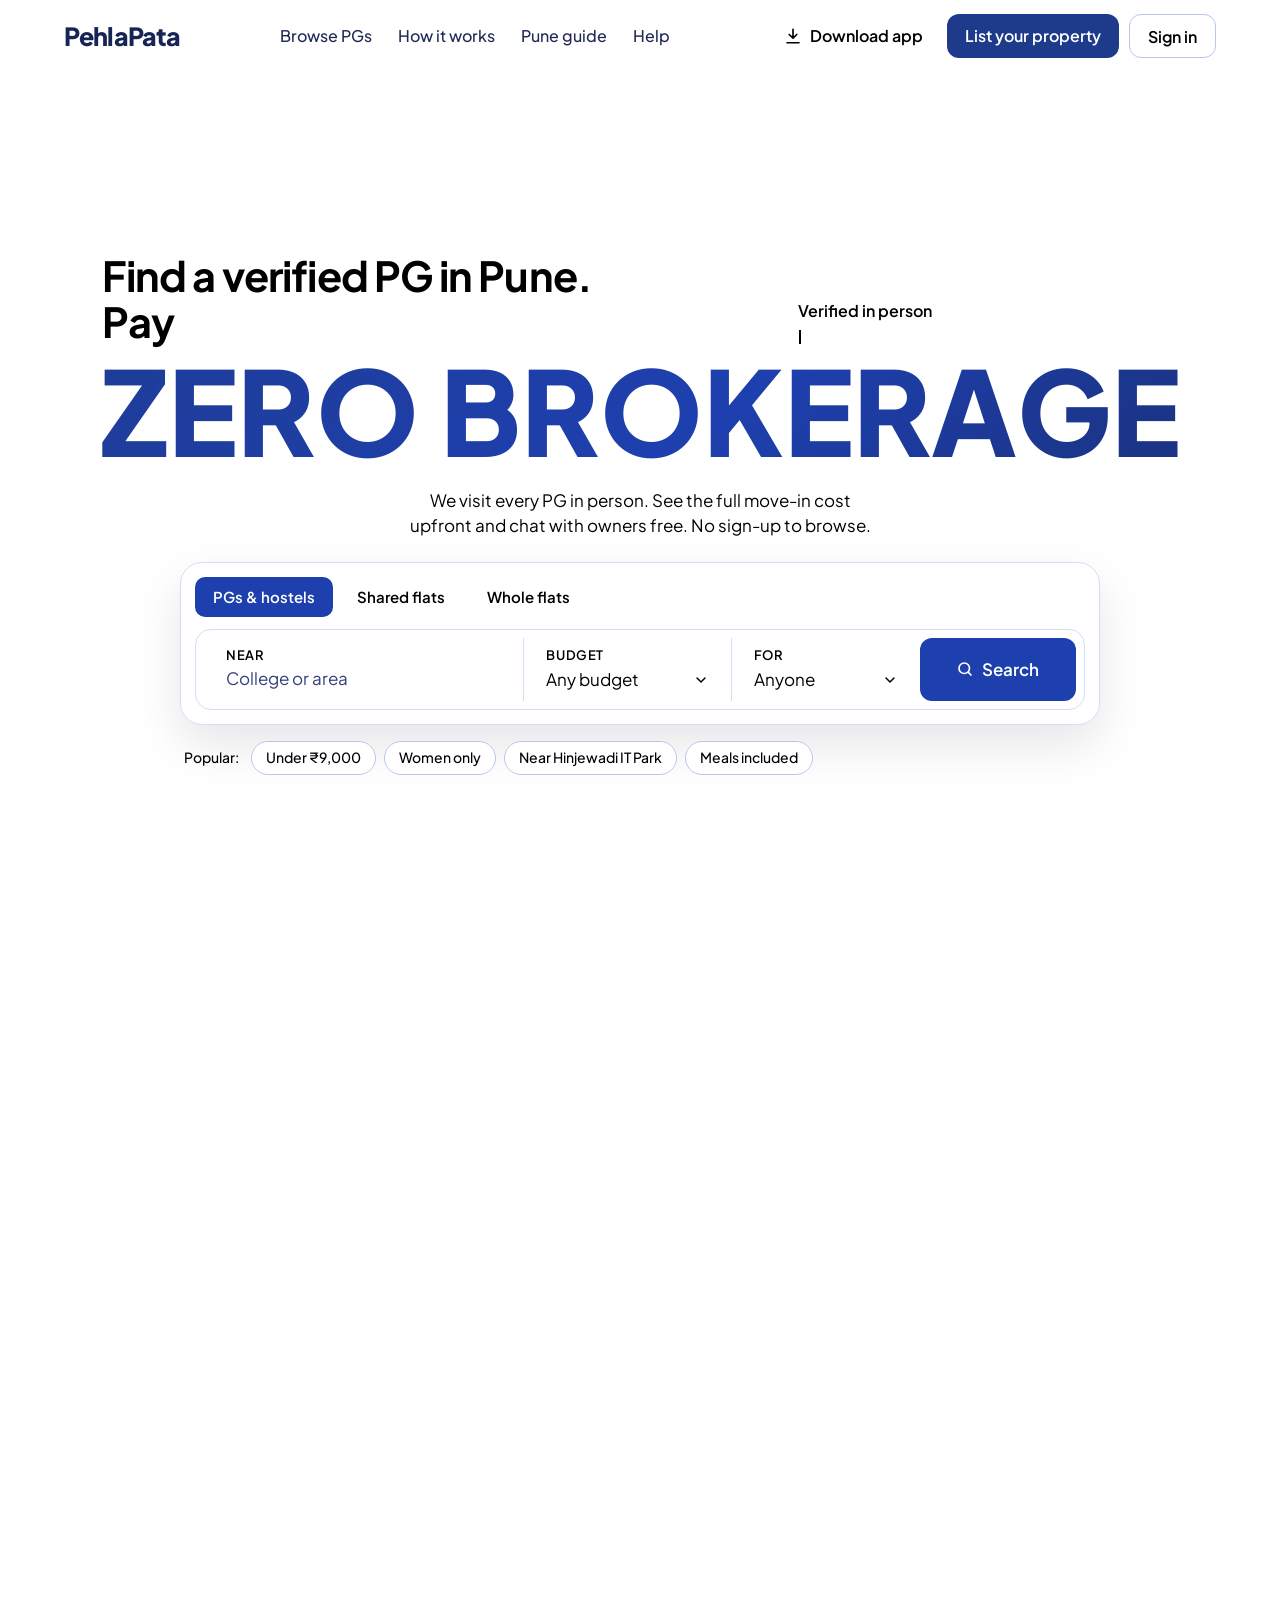
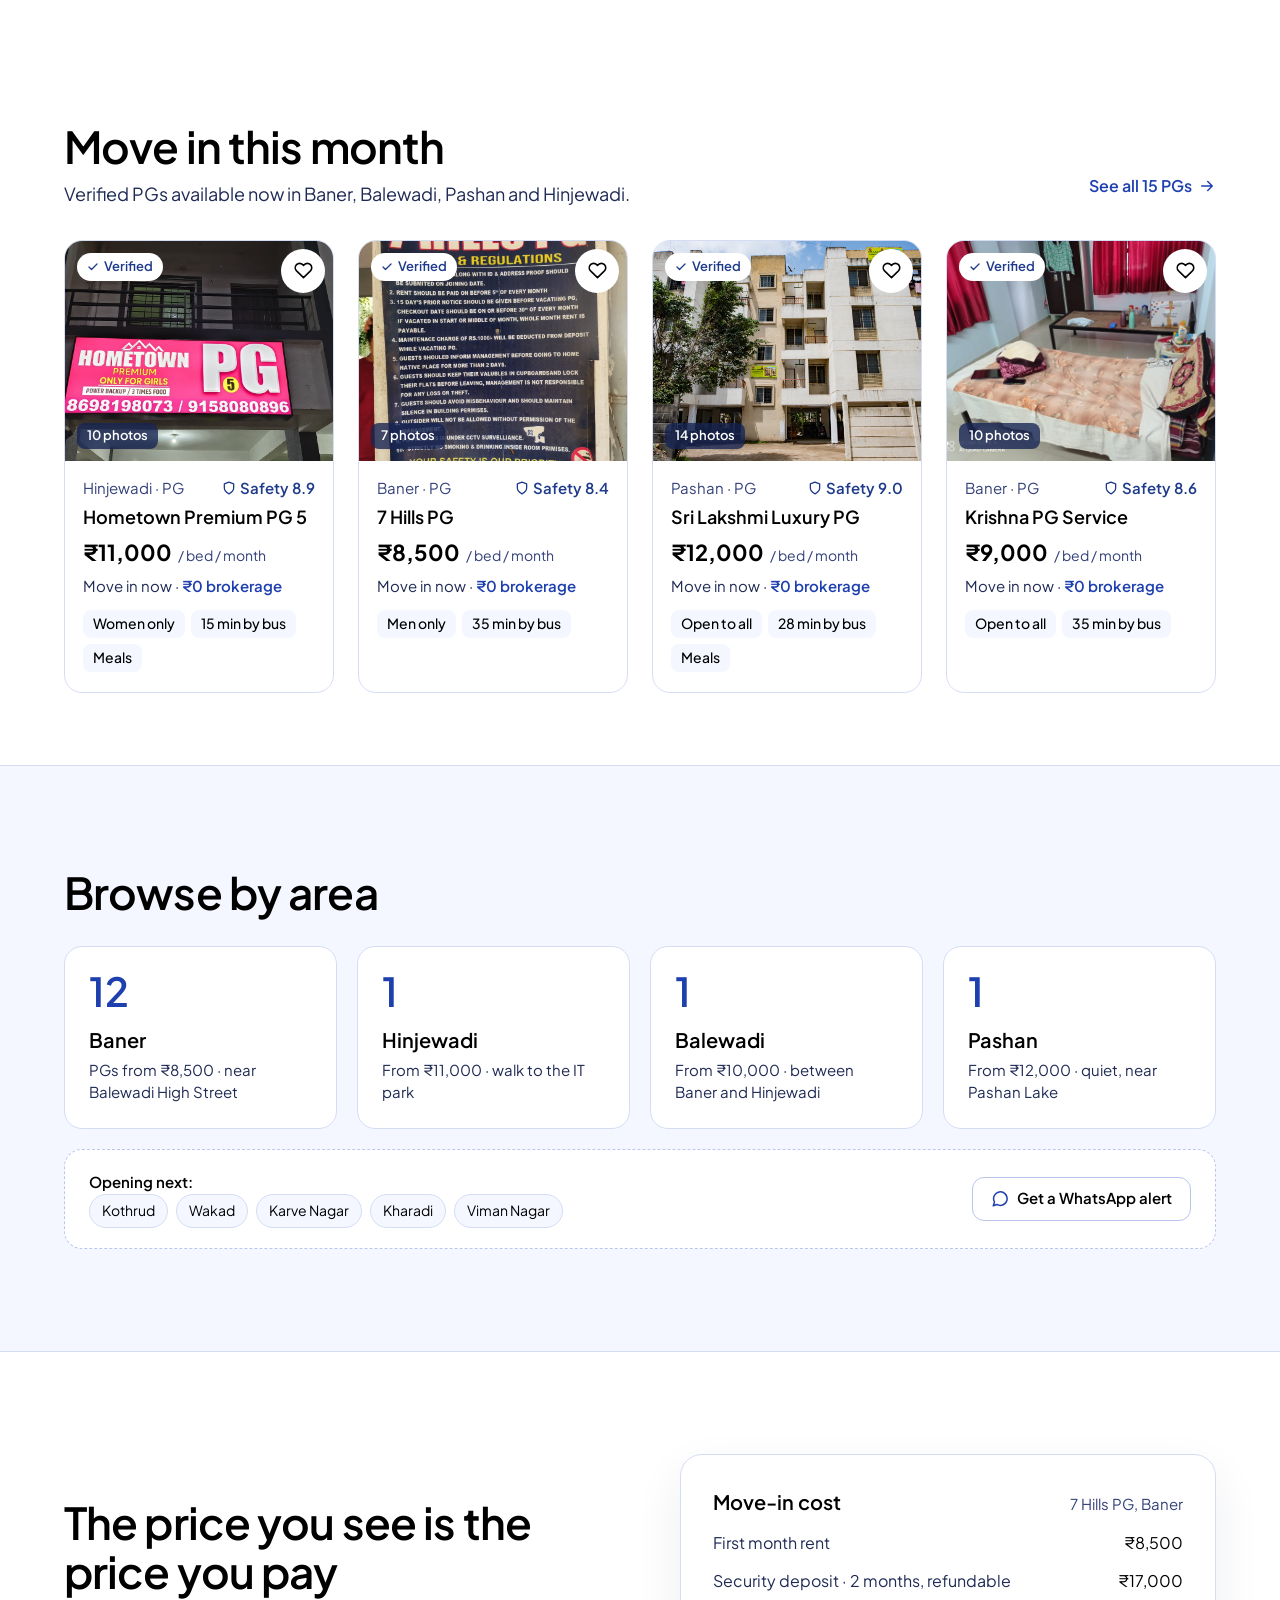
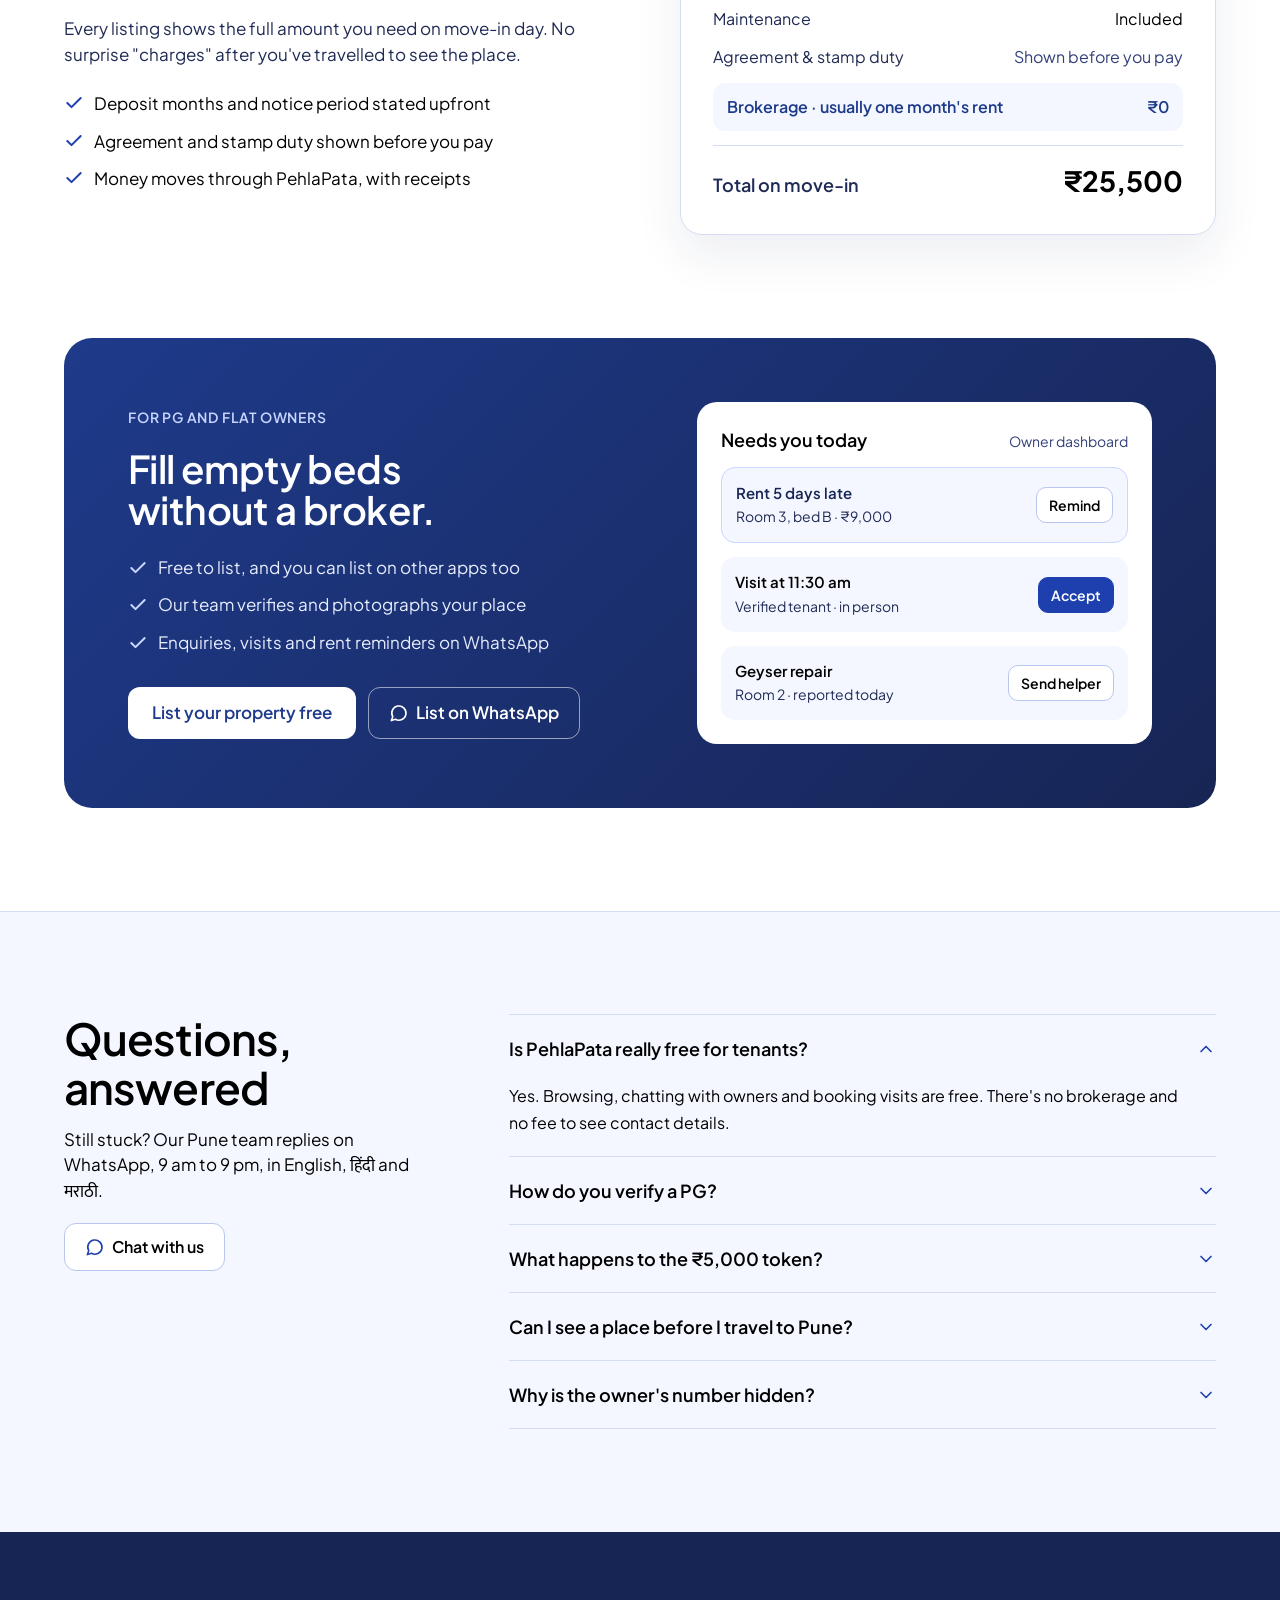
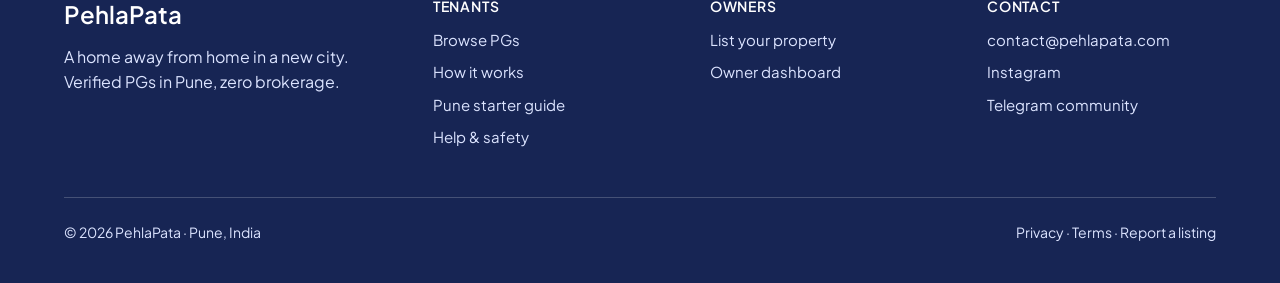
<file: index.html>
<!DOCTYPE html>
<html lang="en">
<head>
<meta charset="UTF-8">
  <link rel="icon" href="/favicon.ico" sizes="16x16 32x32 48x48">
  <link rel="icon" href="/favicon.svg" type="image/svg+xml">
  <link rel="apple-touch-icon" href="/apple-touch-icon.png">
<meta name="viewport" content="width=device-width, initial-scale=1.0">
<title>PehlaPata — Find a verified PG in Pune. Pay zero brokerage.</title>
<meta name="description" content="Browse verified, brokerage-free PGs in Pune. Our team visits every place before it goes live. See the full move-in cost upfront, chat with owners for free.">
<link rel="preconnect" href="https://fonts.googleapis.com">
<link rel="preconnect" href="https://fonts.gstatic.com" crossorigin>
<link href="https://fonts.googleapis.com/css2?family=Plus+Jakarta+Sans:wght@400;500;600;700;800&family=Mukta:wght@400;500;600;700&display=swap" rel="stylesheet">
<link rel="stylesheet" href="glyph-portal.css">
<style>
:root {
  --green:       #17744C;
  --green-dark:  #0F4A31;
  --green-focus: #1F8A5B;
  --green-light: #EAF5EF;
  --green-mid:   #C0DDD0;
  --ink:         #000000;
  --ink-mid:     #1F2A55;   /* secondary text: dark blue, 13:1 on white */
  --ink-soft:    #33407A;   /* tertiary text: blue, 9.5:1 on white */
  --bg:          #FFFFFF;
  --white:       #FFFFFF;
  --border:      #D5DDF5;   /* hairlines: pale blue */
  --border-light:#B9C6EE;
  --chip-bg:     #F4F7FF;
  /* The site palette is white and blue only */
  --blue:        #1E40AF;   /* actions; white text on it 8.7:1 */
  --blue-dark:   #1E3A8A;   /* navy blue, 10.4:1 */
  --navy:        #172554;   /* deepest blue, 15:1 */
  --blue-50:     #F4F7FF;   /* tinted surfaces */
  --blue-100:    #E8EEFF;
  --blue-200:    #C9D6FF;
  /* One family for headings and body. Mukta stays in the stack for Hindi and Marathi (Devanagari). */
  --serif:       'Plus Jakarta Sans', 'Mukta', system-ui, sans-serif;
  --sans:        'Plus Jakarta Sans', 'Mukta', system-ui, sans-serif;
}
*, *::before, *::after { box-sizing: border-box; }
html { scroll-behavior: smooth; }
body {
  margin: 0;
  font-family: var(--sans);
  color: var(--ink);
  background: var(--bg);
  font-size: 16px;
  line-height: 1.5;
}
img, svg { display: block; max-width: 100%; }
a { color: var(--blue); }
button, input, select { font-family: inherit; }
a:focus-visible, button:focus-visible, input:focus-visible, select:focus-visible {
  outline: 3px solid var(--blue);
  outline-offset: 2px;
}

/* ── LAYOUT ── */
.wrap { max-width: 1280px; margin: 0 auto; padding: 0 64px; }
@media (max-width: 900px) { .wrap { padding: 0 24px; } }

/* ── HEADER ── */
.site-header {
  position: sticky; top: 0; z-index: 100;
  height: 72px;
  background: var(--white);
  display: flex; align-items: center;   /* no divider line or shadow under the navigation */
}
/* Three zones: logo on the left, navigation in the middle, actions on the right.
   The navigation is centred in the space between the logo and the buttons, so the gap on both sides is equal. */
.header-inner {
  max-width: 1280px; margin: 0 auto; padding: 0 64px;
  width: 100%;
  display: grid; grid-template-columns: auto 1fr auto;
  align-items: center; column-gap: 24px;
}
.header-inner .logo { justify-self: start; }
.header-inner nav[aria-label="Main"] { justify-self: center; }
.header-inner .header-actions { justify-self: end; }
/* The page opens straight onto the full-screen "ZERO BROKERAGE" frame. It is pulled up under the sticky
   header (72px), so the frame is exactly one screen tall from the very top, with nothing cut off. */
#how { margin-top: -72px; }
.logo {
  display: flex; align-items: center; gap: 10px;
  text-decoration: none; color: var(--ink); flex-shrink: 0;
}
.logo-icon {
  width: 36px; height: 36px; border-radius: 10px;
  background: var(--green); display: flex; align-items: center; justify-content: center;
  color: #fff; flex-shrink: 0;
}
.logo-name {
  font-family: var(--serif); font-weight: 800; font-size: 25px; letter-spacing: -.035em; color: #172554; line-height: 1;
}
.main-nav { display: flex; gap: 26px; list-style: none; margin: 0; padding: 0; }
.main-nav a {
  text-decoration: none; font-size: 16px; font-weight: 500; color: var(--ink-mid);
  transition: color .15s;
}
.main-nav a:hover { color: var(--ink); }
.header-actions { display: flex; align-items: center; gap: 10px; }
/* "Download app": the apps are not published yet, so clicking it says "Coming soon" (see the script at the end) */
.btn-download {
  height: 44px; padding: 0 14px; display: inline-flex; align-items: center; gap: 8px;
  border: 0; border-radius: 12px; background: transparent; cursor: pointer;
  font: inherit; font-size: 16px; font-weight: 600; color: var(--ink);
  transition: background .15s, color .15s;
}
.btn-download svg { flex: none; width: 18px; height: 18px; }
.btn-download:hover { background: #EEF2FF; color: #1E3A8A; }
.btn-download.soon { background: #DBE4FF; color: #172554; }
/* "List your property": navy blue (white text on it 10.4:1) */
.btn-owner {
  height: 44px; padding: 0 18px; display: inline-flex; align-items: center;
  border-radius: 12px; background: #1E3A8A; color: #fff;
  font-size: 16px; font-weight: 600; text-decoration: none;
  transition: background .15s;
}
.btn-owner:hover { background: #172554; color: #fff; }
.btn-signin {
  height: 44px; padding: 0 18px; display: inline-flex; align-items: center;
  border-radius: 12px; border: 1px solid var(--border-light);
  background: var(--white); font-size: 16px; font-weight: 600;
  color: var(--ink); cursor: pointer; transition: border-color .15s;
  text-decoration: none;
}
.btn-signin:hover { border-color: #1E3A8A; }
.btn-download:focus-visible, .btn-owner:focus-visible, .btn-signin:focus-visible { outline: 3px solid #1E40AF; outline-offset: 2px; }

/* User avatar in nav (shown when signed in) */
.nav-user {
  display: none; align-items: center; gap: 8px;
  height: 44px; padding: 0 14px 0 8px;
  border-radius: 12px; border: 1px solid var(--border-light);
  background: var(--white); cursor: pointer;
  font-size: 15px; font-weight: 600; color: var(--ink);
}
.nav-user.visible { display: flex; }
/* The account container is empty until someone signs in; without this its flex gap pushes Sign in 10px off the edge */
.nav-user-wrapper:not(:has(.nav-user.visible)) { display: none; }
.nav-avatar {
  width: 30px; height: 30px; border-radius: 50%;
  background: var(--blue); color: #fff;
  display: flex; align-items: center; justify-content: center;
  font-size: 13px; font-weight: 700; flex-shrink: 0;
}
.nav-hamburger {
  display: none; background: none; border: none; cursor: pointer;
  padding: 6px; flex-direction: column; gap: 5px;
}
.nav-hamburger span {
  display: block; width: 22px; height: 2px; background: var(--ink); border-radius: 1px;
}
/* Not enough width for navigation plus three actions: logo and Sign in stay, the rest moves into the menu */
@media (max-width: 1180px) {
  .header-inner { display: flex; justify-content: space-between; column-gap: 0; }
  .main-nav { display: none; }
  .btn-owner, .btn-download { display: none; }
  .nav-hamburger { display: flex; }
}
@media (max-width: 900px) {
  .header-inner { padding: 0 24px; }
}
.mobile-nav {
  display: none; position: fixed; top: 72px; left: 0; right: 0; z-index: 99;
  background: var(--white); border-bottom: 1px solid var(--border);
  padding: 16px 24px 24px; flex-direction: column; gap: 4px;
}
.mobile-nav.open { display: flex; }
.mobile-nav a {
  display: block; padding: 12px 0; font-size: 16px; font-weight: 500;
  color: var(--ink-mid); text-decoration: none; border-bottom: 1px solid var(--border);
}
.mobile-nav a:last-child { border-bottom: none; }
.mobile-nav button {
  display: block; width: 100%; padding: 12px 0; border: 0; border-bottom: 1px solid var(--border);
  background: none; cursor: pointer; text-align: left; font: inherit; font-size: 16px; font-weight: 500; color: var(--ink-mid);
}
.mobile-nav button.soon { color: #172554; font-weight: 700; }
.mobile-nav a.mobile-owner { color: #1E3A8A; font-weight: 700; }

/* ── HERO ── */
.hero-section {
  /* White ground, black text, blue buttons. Every pairing below measures at least 7:1 (WCAG AAA). */
  --hero-ink: #000000;      /* all text: 21:1 on white */
  --hero-muted: #000000;    /* labels and small text are black too */
  --hero-button: #1E40AF;       /* blue; white text on it 8.7:1 */
  --hero-button-hover: #1E3A8A; /* darker blue; white text on it 10.4:1 */
  /* No overflow clip here: the dropdown must be free to extend past the hero.
     The grid layer clips itself, and z-index keeps the dropdown above the next section. */
  position: relative; z-index: 2; isolation: isolate;
  background: #FFFFFF; color: var(--hero-ink);
  padding: 72px 0 96px;
}
.hero-grid {
  position: relative; z-index: 1;
  max-width: 1280px; margin: 0 auto; padding: 0 64px;
  display: grid; grid-template-columns: 1.2fr 0.8fr; /* wider left side, so the search card has room */
  gap: 56px; align-items: center;
}
.hero-badge {
  align-self: flex-start; display: inline-flex; align-items: center; gap: 8px;
  height: 32px; padding: 0 14px; border-radius: 999px;
  background: #EEF2FF; color: var(--hero-ink);
  font-size: 14px; font-weight: 600; margin-bottom: 28px;
}
.hero-dot {
  width: 8px; height: 8px; border-radius: 50%; background: var(--hero-button);
}
.hero-h1 {
  margin: 0 0 24px; font-family: var(--serif); font-weight: 700;
  font-size: clamp(40px, 4.2vw, 58px); line-height: 1.08; letter-spacing: -0.025em;
  color: var(--hero-ink);
}
.hero-h1 span { color: var(--hero-ink); }
.hero-lede {
  margin: 0 0 28px; font-size: 18px; line-height: 1.6;
  color: var(--hero-ink); max-width: 540px;
}
/* A white halo behind the words, so lit grid cells never crowd the letters */
.hero-h1, .hero-lede {
  text-shadow: 0 0 6px #fff, 0 0 14px #fff, 0 0 30px #fff, 0 0 52px #fff;
}
/* Search form */
.search-card {
  background: var(--white); border: 1px solid var(--border);
  border-radius: 20px; padding: 10px;
  box-shadow: 0 16px 40px rgba(23,34,29,.08);
  display: flex; flex-direction: column; gap: 10px; margin-bottom: 24px;
}
.search-tabs { display: flex; flex-wrap: wrap; gap: 4px; padding: 2px; }
.search-tab-btn {
  height: 38px; padding: 0 16px; border-radius: 10px; border: none; white-space: nowrap;
  font-size: 15px; font-weight: 600; cursor: pointer; transition: all .15s;
}
.search-tab-btn.active { background: var(--hero-button); color: #fff; }
.search-tab-btn:not(.active) { background: transparent; color: var(--hero-ink); }
.search-tab-btn:not(.active):hover { background: #DBE4FF; color: #172554; }  /* clear blue on hover; navy text 11:1 */
.search-inputs {
  display: grid;
  grid-template-columns: minmax(0,1.15fr) minmax(0,1.15fr) minmax(0,.9fr) auto;
  align-items: stretch; border: 1px solid var(--border);
  border-radius: 14px; padding: 6px;
}
.search-field {
  display: flex; flex-direction: column; gap: 2px; padding: 6px 12px;
  border-right: 1px solid var(--border);
}
.search-field.last { border-right: none; }
.search-label {
  font-size: 13px; font-weight: 600; color: var(--hero-muted);
  text-transform: uppercase; letter-spacing: .6px;
}
.search-field input, .search-field select {
  border: none; outline: none; padding: 0;
  font-size: 16px; color: var(--hero-ink); background: transparent;
}
.search-field input::placeholder { color: #33407A; opacity: 1; } /* blue, 9.5:1 on white */

/* Rotating trust card over the hero photo (hero-facts.js): fades in, holds, fades out, 1 s pause, next */
.hero-facts { position: absolute; top: 28px; left: 0; width: 270px; height: 120px; z-index: 2; }
.hero-fact {
  position: absolute; inset: 0; display: flex; gap: 12px; align-items: center;
  padding: 16px 18px; background: var(--white); border: 1px solid var(--border);
  border-radius: 16px; box-shadow: 0 12px 32px rgba(23,34,29,.10);
  opacity: 0; transform: translateY(14px) scale(.97); pointer-events: none;
  transition: opacity .6s ease, transform .7s cubic-bezier(.22, 1, .36, 1);
  will-change: opacity, transform;
}
.hero-fact.show { opacity: 1; transform: none; }
.hero-fact.leave { opacity: 0; transform: translateY(-10px) scale(.98); }
.hero-fact strong { display: block; font-size: 16px; font-weight: 600; line-height: 1.25; color: var(--hero-ink); }
.hero-fact div > span { display: block; margin-top: 2px; font-size: 14px; line-height: 1.4; color: var(--hero-muted); }  /* direct child only, so the typing spans inside it stay inline */
.card-icon-blue {
  width: 40px; height: 40px; flex-shrink: 0; border-radius: 12px;
  background: #EEF2FF; color: var(--hero-button);
  display: flex; align-items: center; justify-content: center;
}
.card-icon-blue b { font-size: 15px; font-weight: 700; }
@media (prefers-reduced-motion: reduce) { .hero-fact { transition: none; } }

/* Dropdown menu (select-menu.js). The real <select> stays in the page, hidden, and keeps the value. */
.menu { position: relative; }
.menu-native { position: absolute; width: 1px; height: 1px; opacity: 0; overflow: hidden; pointer-events: none; }
.menu-btn {
  display: flex; align-items: center; justify-content: space-between; gap: 8px;
  width: 100%; padding: 0; border: 0; background: transparent; cursor: pointer;
  font: inherit; font-size: 16px; color: var(--hero-ink); text-align: left;
}
.menu-btn svg { flex: none; width: 16px; height: 16px; transition: transform .15s; }
.menu-btn[aria-expanded="true"] svg { transform: rotate(180deg); }
.menu-btn:focus-visible { outline: 2px solid var(--hero-button); outline-offset: 4px; border-radius: 6px; }
.menu-list {
  display: none; position: absolute; z-index: 30; top: calc(100% + 14px); left: -12px;
  min-width: 220px; max-width: calc(100vw - 48px); margin: 0; padding: 6px; list-style: none;
  background: #fff; border: 1px solid var(--border); border-radius: 14px;
  box-shadow: 0 18px 44px rgba(0, 0, 0, .16); outline: none;
  box-sizing: border-box; overflow-y: auto; overscroll-behavior: contain;
}
.menu-list.open { display: block; }
.menu-list.up { top: auto; bottom: calc(100% + 14px); }   /* opens upward when there is no room below */
.menu-list.end { left: auto; right: -12px; }               /* aligns to the right edge when it would leave the screen */
.menu-opt {
  display: flex; align-items: center; justify-content: space-between; gap: 12px;
  padding: 10px 12px; border-radius: 9px; font-size: 15px; color: var(--hero-ink); cursor: pointer;
}
.menu-opt.active { background: #DBE4FF; }
.menu-opt[aria-selected="true"] { font-weight: 600; }
.menu-opt svg { flex: none; width: 16px; height: 16px; color: var(--hero-button); visibility: hidden; }
.menu-opt[aria-selected="true"] svg { visibility: visible; }
.search-btn {
  display: inline-flex; align-items: center; justify-content: center; gap: 8px;
  min-height: 52px; padding: 0 20px; border-radius: 10px; border: none;
  background: var(--hero-button); color: #fff;
  font-size: 17px; font-weight: 600; cursor: pointer;
  text-decoration: none; transition: background .15s; white-space: nowrap;
}
.search-btn:hover { background: var(--hero-button-hover); }
.search-btn:focus-visible { outline: 3px solid var(--hero-ink); outline-offset: 2px; }
.popular-pills {
  display: flex; flex-wrap: wrap; align-items: center; gap: 8px; font-size: 14px;
}
.popular-label { color: var(--hero-muted); font-weight: 500; margin-right: 4px; }
.pill {
  height: 34px; padding: 0 14px; font-size: 14px; display: inline-flex; align-items: center;
  border-radius: 999px; border: 1px solid var(--border-light);
  background: var(--white); color: var(--hero-ink); text-decoration: none;
  font-weight: 500; transition: border-color .15s;
}
.pill:hover { border-color: var(--hero-button); color: var(--hero-ink); }

/* Hero right: floating card arrangement */
.hero-visual {
  position: relative; height: 560px;
}
.hero-photo-frame {
  position: absolute; top: 0; left: 48px; right: 0; bottom: 20px;
  border-radius: 28px; overflow: hidden;
}
.hero-photo-frame img {
  width: 100%; height: 100%; object-fit: cover;
}
.hero-card-verified {
  position: absolute; top: 28px; left: 0;
  width: 270px; padding: 16px 18px;
  background: var(--white); border: 1px solid var(--border);
  border-radius: 16px; box-shadow: 0 12px 32px rgba(23,34,29,.10);
  display: flex; gap: 12px; align-items: flex-start;
}
.card-icon-green {
  width: 40px; height: 40px; flex-shrink: 0;
  border-radius: 12px; background: var(--blue-50);
  color: var(--blue); display: flex; align-items: center; justify-content: center;
}
.hero-card-verified strong { font-size: 16px; font-weight: 600; display: block; }
.hero-card-verified span { font-size: 14px; color: var(--hero-muted); line-height: 1.4; }
.hero-tag-bus {
  position: absolute; top: 290px; left: 0;
  display: inline-flex; align-items: center; gap: 8px;
  height: 44px; padding: 0 16px;
  background: var(--white); border: 1px solid var(--border);
  border-radius: 999px; box-shadow: 0 8px 24px rgba(23,34,29,.08);
  font-size: 15px; font-weight: 500; color: var(--hero-ink);
}
.hero-cost-card {
  position: absolute; bottom: 0; right: 32px;
  width: 310px; padding: 20px;
  background: var(--white); border: 1px solid var(--border);
  border-radius: 18px; box-shadow: 0 16px 40px rgba(23,34,29,.12);
  display: flex; flex-direction: column; gap: 10px;
}
.cost-row { display: flex; justify-content: space-between; font-size: 15px; color: var(--hero-ink); }
.cost-row.head { font-size: 16px; font-weight: 600; color: var(--hero-ink); }
.cost-row.total { font-size: 18px; font-weight: 700; color: var(--hero-ink); }
.cost-row .zero { color: var(--hero-ink); font-weight: 600; }
.cost-divider { height: 1px; background: var(--border); }

@media (max-width: 1100px) {
  .hero-grid { grid-template-columns: 1fr; padding: 0 24px; }
  .hero-visual { display: none; }
  .hero-lede { max-width: 100%; }
}
@media (max-width: 600px) {
  .hero-section { padding: 48px 0 64px; }
  .search-tab-btn { padding: 0 10px; font-size: 13px; }
  .hero-h1 { font-size: 36px; }
  .hero-lede { font-size: 17px; }
  .search-inputs { grid-template-columns: 1fr; }
  .search-field { border-right: none; border-bottom: 1px solid var(--border); }
  .search-field.last { border-bottom: none; }
}

/* ── LISTINGS ── */
.listings-section { padding: 96px 0 40px; }
.listings-inner {
  max-width: 1280px; margin: 0 auto; padding: 0 64px;
}
.section-header {
  display: flex; justify-content: space-between; align-items: flex-end;
  margin-bottom: 32px;
}
.section-title {
  font-family: var(--serif); font-weight: 600;
  font-size: clamp(28px, 3vw, 40px); line-height: 1.1; letter-spacing: -.6px;
  margin: 0 0 8px; color: var(--ink);
}
.section-sub { margin: 0; font-size: 17px; color: var(--ink-mid); }
.see-all {
  display: inline-flex; align-items: center; gap: 6px;
  height: 44px; font-size: 16px; font-weight: 600;
  text-decoration: none; color: var(--blue); white-space: nowrap;
  transition: color .15s;
}
.see-all:hover { color: var(--blue-dark); }
.listings-grid {
  display: grid; grid-template-columns: repeat(4, 1fr); gap: 24px;
}
/* Listing card */
.listing-card {
  display: flex; flex-direction: column;
  background: var(--white); border: 1px solid var(--border);
  border-radius: 18px; overflow: hidden; transition: box-shadow .2s;
}
.listing-card:hover { box-shadow: 0 12px 32px rgba(23,37,84,.10); }
.card-photo {
  position: relative; height: 220px;
  background: var(--blue-100);
}
.card-photo img {
  width: 100%; height: 100%; object-fit: cover; display: block;
}
.card-badge-verified {
  position: absolute; top: 12px; left: 12px;
  display: inline-flex; align-items: center; gap: 5px;
  height: 28px; padding: 0 10px; border-radius: 999px;
  background: var(--white); color: var(--blue-dark);
  font-size: 13px; font-weight: 600;
}
.card-save {
  position: absolute; top: 8px; right: 8px;
  width: 44px; height: 44px; border-radius: 50%; border: none;
  background: var(--white); color: var(--ink);
  display: flex; align-items: center; justify-content: center;
  cursor: pointer; transition: color .15s;
}
.card-save:hover { color: var(--blue); }
.card-save.saved { color: var(--blue); }
.card-photos-count {
  position: absolute; bottom: 12px; left: 12px;
  height: 26px; padding: 0 10px; border-radius: 8px;
  background: rgba(23,37,84,.78); color: #fff;
  font-size: 12px; font-weight: 600;
  display: inline-flex; align-items: center;
}
.card-body { padding: 16px 18px 20px; display: flex; flex-direction: column; gap: 6px; }
.card-meta {
  display: flex; justify-content: space-between; align-items: center;
  font-size: 14px; color: var(--ink-soft);
}
.card-safety {
  display: inline-flex; align-items: center; gap: 4px;
  font-weight: 600; color: var(--blue-dark);
}
.card-title {
  font-size: 18px; font-weight: 600; line-height: 1.3;
  color: var(--ink); text-decoration: none; display: block;
}
.card-title:hover { color: var(--blue); }
.card-price { display: flex; align-items: baseline; gap: 6px; margin-top: 2px; }
.card-price strong { font-size: 22px; font-weight: 700; color: var(--ink); }
.card-price span { font-size: 14px; color: var(--ink-soft); }
.card-avail { font-size: 14px; color: var(--ink-mid); }
.card-avail .free { color: var(--blue); font-weight: 600; }
.card-tags { display: flex; flex-wrap: wrap; gap: 6px; padding-top: 6px; }
.tag-chip {
  height: 26px; padding: 0 10px; border-radius: 8px;
  background: var(--chip-bg); font-size: 13px; font-weight: 500;
  color: var(--ink-mid); display: inline-flex; align-items: center;
}

@media (max-width: 1100px) {
  .listings-grid { grid-template-columns: repeat(2, 1fr); }
  .listings-inner { padding: 0 24px; }
  .section-header { flex-direction: column; align-items: flex-start; gap: 12px; }
}
@media (max-width: 600px) {
  .listings-grid { grid-template-columns: 1fr; }
  .listings-section { padding: 56px 0 24px; }
}

/* ── BROWSE BY AREA ── */
.areas-section { padding: 56px 0 96px; }
.areas-inner { max-width: 1280px; margin: 0 auto; padding: 0 64px; }
.areas-grid { display: grid; grid-template-columns: repeat(4, 1fr); gap: 20px; margin-top: 28px; }
.area-card {
  display: flex; flex-direction: column; gap: 4px;
  padding: 24px; background: var(--white); border: 1px solid var(--border);
  border-radius: 18px; text-decoration: none; color: var(--ink);
  transition: box-shadow .2s, border-color .2s;
}
.area-card:hover { box-shadow: 0 8px 24px rgba(23,37,84,.08); border-color: var(--blue-200); }
.area-count {
  font-family: var(--serif); font-size: 40px; font-weight: 600;
  line-height: 1; color: var(--blue);
}
.area-name { font-size: 20px; font-weight: 600; margin-top: 10px; }
.area-sub { font-size: 15px; color: var(--ink-mid); }
.coming-soon {
  display: flex; align-items: center; justify-content: space-between; gap: 24px;
  padding: 20px 24px; border: 1px dashed var(--border-light);
  border-radius: 18px; margin-top: 20px; flex-wrap: wrap; gap: 12px;
}
.coming-soon-label { font-size: 15px; font-weight: 600; color: var(--ink); margin-right: 8px; }
.coming-tags { display: flex; flex-wrap: wrap; gap: 8px; align-items: center; }
.coming-tag {
  height: 32px; padding: 0 12px; border-radius: 999px;
  background: var(--chip-bg); font-size: 14px; color: var(--ink-mid);
  display: inline-flex; align-items: center;
}
.btn-whatsapp {
  flex-shrink: 0; height: 44px; padding: 0 18px;
  display: inline-flex; align-items: center; gap: 8px;
  border-radius: 12px; border: 1px solid var(--border-light);
  background: var(--white); font-size: 15px; font-weight: 600;
  color: var(--ink); text-decoration: none; transition: border-color .15s;
}
.btn-whatsapp:hover { border-color: var(--blue); color: var(--blue); }
@media (max-width: 900px) {
  .areas-grid { grid-template-columns: repeat(2, 1fr); }
  .areas-inner { padding: 0 24px; }
}
@media (max-width: 500px) {
  .areas-grid { grid-template-columns: repeat(2, minmax(0, 1fr)); gap: 12px; }
  .area-card { padding: 18px 16px; }
  .area-name { font-size: 18px; }
}

/* ── PRICE TRANSPARENCY ── */
.price-section { padding: 96px 0; }
.price-inner {
  max-width: 1280px; margin: 0 auto; padding: 0 64px;
  display: grid; grid-template-columns: 1fr 1fr; gap: 80px; align-items: center;
}
.price-copy h2 { margin: 0 0 20px; }
.price-copy > p { margin: 0 0 24px; font-size: 17px; color: var(--ink-mid); }
.price-list { list-style: none; margin: 0; padding: 0; display: flex; flex-direction: column; gap: 12px; }
.price-list li { display: flex; gap: 10px; align-items: flex-start; font-size: 16px; color: var(--ink-mid); }
.price-list li svg { flex-shrink: 0; margin-top: 2px; }
.price-card {
  background: var(--white); border: 1px solid var(--border); border-radius: 22px;
  padding: 32px; display: flex; flex-direction: column; gap: 14px;
  box-shadow: 0 16px 40px rgba(23,37,84,.06);
}
.price-card-row { display: flex; justify-content: space-between; align-items: baseline; }
.price-card-row .label { font-size: 16px; color: var(--ink-mid); }
.price-card-row .val { font-size: 16px; color: var(--ink); }
.price-card-row.head .label { font-size: 20px; font-weight: 600; color: var(--ink); }
.price-card-row.head .val { font-size: 14px; color: var(--ink-soft); }
.price-card-row.total .label { font-size: 18px; font-weight: 600; }
.price-card-row.total .val { font-size: 28px; font-weight: 700; }
.price-highlight {
  display: flex; justify-content: space-between; align-items: center;
  padding: 12px 14px; border-radius: 12px; background: var(--blue-50);
  font-weight: 600; color: var(--blue-dark);
}
@media (max-width: 900px) {
  .price-inner { grid-template-columns: 1fr; gap: 40px; padding: 0 24px; }
  .price-section { padding: 64px 0; }
}

/* ── OWNER CTA ── */
.owner-section { padding: 0 0 96px; }
.owner-inner { max-width: 1280px; margin: 0 auto; padding: 0 64px; }
.owner-card {
  background: var(--blue-dark); border-radius: 28px; padding: 64px;
  display: grid; grid-template-columns: 1fr 0.9fr; gap: 64px; align-items: center;
  color: #fff;
}
.owner-card .eyebrow {
  font-size: 14px; font-weight: 600; letter-spacing: .8px;
  text-transform: uppercase; color: #C9D6FF; margin: 0 0 20px;
}
.owner-card h2 {
  margin: 0 0 24px; font-family: var(--serif); font-weight: 600;
  font-size: clamp(28px, 3vw, 44px); line-height: 1.08; letter-spacing: -.6px;
}
.owner-list {
  list-style: none; margin: 0 0 32px; padding: 0;
  display: flex; flex-direction: column; gap: 12px;
  font-size: 17px; color: #E8EEFF;
}
.owner-list li { display: flex; gap: 10px; }
.owner-list li svg { flex-shrink: 0; margin-top: 3px; }
.owner-ctas { display: flex; gap: 12px; flex-wrap: wrap; }
.btn-owner-primary {
  height: 52px; padding: 0 24px; display: inline-flex; align-items: center;
  border-radius: 12px; background: var(--white); color: var(--blue-dark);
  font-size: 17px; font-weight: 600; text-decoration: none; transition: opacity .15s;
}
.btn-owner-primary:hover { opacity: .9; }
.btn-owner-ghost {
  height: 52px; padding: 0 20px; display: inline-flex; align-items: center; gap: 8px;
  border-radius: 12px; border: 1px solid rgba(255,255,255,.4); color: #fff;
  font-size: 17px; font-weight: 600; text-decoration: none; transition: border-color .15s;
}
.btn-owner-ghost:hover { border-color: rgba(255,255,255,.8); }
/* Dashboard preview inside owner section */
.owner-dashboard {
  background: var(--white); color: var(--ink); border-radius: 20px;
  padding: 24px; display: flex; flex-direction: column; gap: 14px;
}
.dash-head { display: flex; justify-content: space-between; align-items: baseline; }
.dash-head strong { font-size: 18px; font-weight: 600; }
.dash-head span { font-size: 13px; color: var(--ink-soft); }
.dash-item {
  display: flex; align-items: center; justify-content: space-between; gap: 12px;
  padding: 14px; border-radius: 14px;
}
.dash-item.warn { background: var(--blue-50); }
.dash-item.neutral { background: var(--chip-bg); }
.dash-item-text strong { font-size: 15px; font-weight: 600; display: block; }
.dash-item-text span { font-size: 14px; color: var(--ink-mid); }
.dash-item.warn .dash-item-text strong { color: var(--navy); }
.dash-btn {
  flex-shrink: 0; height: 36px; padding: 0 12px; border-radius: 10px;
  font-size: 14px; font-weight: 600; display: inline-flex; align-items: center;
  cursor: pointer; border: 1px solid var(--border-light); background: var(--white);
  color: var(--ink); transition: background .15s;
}
.dash-btn.primary { background: var(--blue); color: #fff; border-color: var(--blue); }
.dash-btn.primary:hover { background: var(--blue-dark); }
.dash-btn:not(.primary):hover { background: var(--bg); }
@media (max-width: 1000px) {
  .owner-card { grid-template-columns: 1fr; padding: 40px; gap: 32px; }
  .owner-inner { padding: 0 24px; }
  .owner-section { padding: 0 0 64px; }
}

/* ── FAQ ── */
.faq-section { padding: 0 0 96px; }
.faq-inner {
  max-width: 1280px; margin: 0 auto; padding: 0 64px;
  display: grid; grid-template-columns: 0.7fr 1.3fr; gap: 64px;
}
.faq-copy h2 { margin: 0 0 14px; }
.faq-copy p { margin: 0 0 20px; font-size: 17px; color: var(--ink-mid); }
.btn-chat {
  align-self: flex-start; height: 48px; padding: 0 20px;
  display: inline-flex; align-items: center; gap: 8px;
  border-radius: 12px; border: 1px solid var(--border-light);
  background: var(--white); font-size: 16px; font-weight: 600;
  color: var(--ink); text-decoration: none; transition: border-color .15s;
}
.btn-chat:hover { border-color: var(--blue); color: var(--blue); }
.faq-list { border-top: 1px solid var(--border); }
.faq-item { border-bottom: 1px solid var(--border); }
.faq-item summary {
  padding: 20px 0; font-size: 18px; font-weight: 600; color: var(--ink);
  cursor: pointer; list-style: none;
  display: flex; justify-content: space-between; align-items: center; gap: 16px;
}
.faq-item summary::-webkit-details-marker { display: none; }
.faq-chevron { flex-shrink: 0; transition: transform .2s; }
details[open] .faq-chevron { transform: rotate(180deg); }
.faq-item p { margin: 0 0 20px; font-size: 16px; color: var(--ink-mid); max-width: 680px; line-height: 1.7; }
@media (max-width: 900px) {
  .faq-inner { grid-template-columns: 1fr; padding: 0 24px; }
  .faq-section { padding: 0 0 64px; }
}

/* ── FOOTER ── */
footer {
  background: var(--navy); color: #DCE4FF; padding: 64px 0 40px;
}
.footer-inner {
  max-width: 1280px; margin: 0 auto; padding: 0 64px;
  display: flex; flex-direction: column; gap: 48px;
}
.footer-grid {
  display: grid; grid-template-columns: 1.4fr repeat(3, 1fr); gap: 48px;
}
.footer-brand { display: flex; flex-direction: column; gap: 12px; }
.footer-wordmark {
  font-family: var(--serif); font-weight: 600; font-size: 24px; color: #fff;
}
.footer-brand p { margin: 0; font-size: 15px; max-width: 300px; line-height: 1.6; }
.footer-col { display: flex; flex-direction: column; gap: 10px; }
.footer-col-title {
  font-size: 13px; font-weight: 600; letter-spacing: .8px;
  text-transform: uppercase; color: #fff; margin-bottom: 2px;
}
.footer-col a {
  color: #DCE4FF; text-decoration: none; font-size: 15px; transition: color .15s;
}
.footer-col a:hover { color: #fff; }
.footer-bottom {
  display: flex; justify-content: space-between; flex-wrap: wrap; gap: 12px;
  padding-top: 24px; border-top: 1px solid rgba(255,255,255,.2); font-size: 14px;
}
@media (max-width: 900px) {
  .footer-grid { grid-template-columns: 1fr 1fr; }
  .footer-inner { padding: 0 24px; }
}
@media (max-width: 500px) {
  .footer-grid { grid-template-columns: 1fr; }
}

/* ── SIGN-IN MODAL ── */
.modal-overlay {
  display: none; position: fixed; inset: 0; z-index: 200;
  background: rgba(23,37,84,.5); backdrop-filter: blur(4px);
}
.modal-overlay.open {
  display: flex; align-items: center; justify-content: center; padding: 20px;
}
.modal {
  background: var(--white); border-radius: 20px;
  width: 100%; max-width: 400px;
  box-shadow: 0 20px 60px rgba(23,37,84,.22);
  overflow: hidden;
}
.modal-header {
  display: flex; align-items: center; justify-content: space-between;
  padding: 18px 20px; border-bottom: 1px solid var(--border);
}
.modal-brand { display: flex; align-items: center; gap: 8px; }
.modal-brand-icon {
  width: 30px; height: 30px; border-radius: 8px; flex-shrink: 0;
  background: var(--blue); display: flex; align-items: center; justify-content: center; color: #fff;
}
.modal-brand-name {
  font-family: var(--serif); font-weight: 600; font-size: 18px; color: var(--ink);
}
.modal-close {
  width: 32px; height: 32px; border-radius: 50%; border: none; flex-shrink: 0;
  background: var(--bg); color: var(--ink-soft); cursor: pointer;
  display: flex; align-items: center; justify-content: center; transition: background .15s;
}
.modal-close:hover { background: var(--border); color: var(--ink); }
.modal-body { padding: 28px 24px 24px; }
.modal-body h2 {
  margin: 0 0 6px; font-family: var(--serif); font-weight: 600;
  font-size: 24px; color: var(--ink);
}
.modal-sub { font-size: 15px; color: var(--ink-mid); margin: 0 0 22px; line-height: 1.5; }
.modal-field { margin-bottom: 14px; }
.modal-field label {
  display: block; font-size: 11.5px; font-weight: 700;
  text-transform: uppercase; letter-spacing: .5px;
  color: var(--ink-soft); margin-bottom: 6px;
}
.modal-field input {
  width: 100%; padding: 12px 14px; border: 1.5px solid var(--border);
  border-radius: 10px; font-size: 16px; color: var(--ink); background: var(--white);
  transition: border-color .15s; outline: none;
}
.modal-field input:focus { border-color: var(--blue); }
.modal-field input.is-error { border-color: var(--navy); }
.modal-err { font-size: 12px; color: var(--navy); margin-top: 4px; display: none; }
.modal-err.show { display: block; }
.btn-modal {
  display: block; width: 100%; height: 50px; border-radius: 10px; border: none;
  background: var(--blue); color: #fff; font-size: 16px; font-weight: 600;
  cursor: pointer; transition: background .15s; margin-top: 6px;
}
.btn-modal:hover { background: var(--blue-dark); }
.modal-note { font-size: 12px; color: var(--ink-soft); margin: 10px 0 0; text-align: center; }
/* Success state */
.modal-success { padding: 40px 24px; text-align: center; }
.modal-success-check {
  width: 56px; height: 56px; border-radius: 50%;
  background: var(--blue-50); color: var(--blue);
  display: flex; align-items: center; justify-content: center; margin: 0 auto 18px;
}
.modal-success h2 { margin: 0 0 8px; font-family: var(--serif); font-weight: 600; font-size: 24px; color: var(--ink); }
.modal-success p { color: var(--ink-mid); font-size: 15px; margin: 0 0 24px; }

/* Signed-in dropdown */
.nav-user-menu {
  position: absolute; top: calc(100% + 8px); right: 0;
  background: var(--white); border: 1px solid var(--border);
  border-radius: 14px; padding: 8px;
  box-shadow: 0 8px 24px rgba(23,37,84,.12);
  min-width: 180px; z-index: 110; display: none;
}
.nav-user-menu.open { display: block; }
.nav-user-wrapper { position: relative; }
.menu-item {
  display: block; width: 100%; text-align: left; padding: 10px 14px;
  font-size: 15px; font-weight: 500; color: var(--ink); background: none;
  border: none; cursor: pointer; border-radius: 8px; transition: background .15s;
}
.menu-item:hover { background: var(--bg); }
.menu-item.danger { color: var(--navy); }
.menu-divider { height: 1px; background: var(--border); margin: 4px 0; }

/* ── DESIGN REFINEMENTS: one rhythm for every section below the opening frame ── */
:root { --section-y: clamp(64px, 8vw, 104px); }
#listings, #areas, #faq, #price { scroll-margin-top: 88px; }
.section-title { font-size: clamp(30px, 1.2rem + 2.2vw, 44px); letter-spacing: -.02em; line-height: 1.12; }
.section-sub { font-size: clamp(16px, 1rem + .2vw, 18px); line-height: 1.55; }
.listings-section { padding: var(--section-y) 0 clamp(48px, 6vw, 72px); }
.areas-section { padding: var(--section-y) 0; background: var(--blue-50); border-top: 1px solid var(--border); border-bottom: 1px solid var(--border); }
.price-section { padding: var(--section-y) 0; }
.owner-section { padding: 0 0 var(--section-y); }
.faq-section { padding: var(--section-y) 0; background: var(--blue-50); border-top: 1px solid var(--border); }
.price-inner, .owner-inner, .faq-inner, .areas-inner, .listings-inner { width: 100%; }

/* listing cards: the whole card is one click target; the heart stays separate */
.listing-card { position: relative; transition: box-shadow .2s, transform .2s, border-color .2s; }
.listing-card:hover { box-shadow: 0 16px 36px rgba(23,37,84,.12); transform: translateY(-3px); border-color: var(--blue-200); }
.card-photo { overflow: hidden; }
.card-photo img { transition: transform .45s ease; }
.listing-card:hover .card-photo img { transform: scale(1.04); }
.card-title::after { content: ""; position: absolute; inset: 0; z-index: 1; border-radius: inherit; }
.card-title:focus-visible { outline: none; }
.card-title:focus-visible::after { outline: 3px solid var(--blue); outline-offset: -3px; border-radius: 18px; }
.card-save { z-index: 2; }
.card-badge-verified { color: var(--blue-dark); }
.card-photos-count { font-size: 13px; }
.card-avail { font-size: 15px; }
.tag-chip { height: 28px; font-size: 14px; color: var(--ink); }
.card-meta { font-size: 15px; }
.see-all:hover, .card-title:hover { color: var(--blue-dark); }

/* areas */
.area-card { background: var(--white); }
.area-card:hover { box-shadow: 0 12px 28px rgba(23,37,84,.10); border-color: var(--blue); transform: translateY(-2px); }
.area-sub { font-size: 15px; }
.coming-soon { background: var(--white); border-color: var(--border-light); }
.coming-tag { background: var(--blue-50); border: 1px solid var(--border); font-size: 14px; color: var(--ink); height: 34px; }
.btn-whatsapp:hover, .btn-chat:hover { border-color: var(--blue); color: var(--blue-dark); background: var(--blue-50); }

/* price card */
.price-card { box-shadow: 0 20px 48px rgba(23,37,84,.08); }
.price-card-row.head .val { font-size: 15px; }
.price-list li { font-size: 17px; color: var(--ink); }

/* owner banner */
.owner-card { background: linear-gradient(135deg, var(--blue-dark) 0%, var(--navy) 100%); }
.btn-owner-primary:hover { background: var(--blue-100); opacity: 1; }
.btn-owner-ghost { border-color: rgba(255,255,255,.55); }
.btn-owner-ghost:hover { border-color: #fff; background: rgba(255,255,255,.08); }
.dash-head span { font-size: 14px; }
.dash-item.warn { border: 1px solid var(--blue-200); }
.dash-btn { font-size: 14px; min-height: 36px; }
.dash-btn:not(.primary):hover { background: var(--blue-50); border-color: var(--blue); }

/* FAQ */
.faq-item summary { transition: color .15s; }
.faq-item summary:hover { color: var(--blue-dark); }
.faq-chevron { color: var(--blue); }
.faq-item summary:focus-visible { outline: 3px solid var(--blue); outline-offset: 2px; border-radius: 6px; }
.faq-item p { color: var(--ink); }
.faq-copy p { color: var(--ink); }

/* footer */
.footer-col-title { font-size: 14px; letter-spacing: .06em; }
.footer-col a:hover, .footer-bottom a:hover { text-decoration: underline; text-underline-offset: 3px; }
.footer-brand p { font-size: 16px; }

/* sign-in window */
.modal-field label { font-size: 13px; }
.modal-err { font-size: 14px; font-weight: 600; color: var(--navy); }
.modal-err::before { content: "!"; display: inline-grid; place-items: center; width: 16px; height: 16px; margin-right: 6px; border-radius: 50%; background: var(--navy); color: #fff; font-size: 11px; font-weight: 800; vertical-align: 1px; }
.modal-field input.is-error { border-color: var(--navy); }
.modal-field input:focus { box-shadow: 0 0 0 3px var(--blue-200); }
.modal-note { font-size: 13px; }

@media (prefers-reduced-motion: reduce) {
  .listing-card, .area-card, .card-photo img { transition: none; }
  .listing-card:hover, .area-card:hover { transform: none; }
  .listing-card:hover .card-photo img { transform: none; }
}
</style>
</head>
<body>

<!-- ── SIGN-IN MODAL ── -->
<div class="modal-overlay" id="signinModal" role="dialog" aria-modal="true" aria-labelledby="modalHeading">
  <div class="modal">

    <div class="modal-header">
      <div class="modal-brand">
        <div class="modal-brand-icon">
          <svg width="16" height="16" viewBox="0 0 24 24" fill="none" stroke="currentColor" stroke-width="2.2" stroke-linecap="round" stroke-linejoin="round"><path d="M3 11l9-7 9 7v9a1 1 0 0 1-1 1h-5v-6H9v6H4a1 1 0 0 1-1-1z"/></svg>
        </div>
        <span class="modal-brand-name">PehlaPata</span>
      </div>
      <button class="modal-close" id="modalClose" aria-label="Close">
        <svg width="12" height="12" viewBox="0 0 12 12" fill="none">
          <path d="M1 1l10 10M11 1L1 11" stroke="currentColor" stroke-width="1.8" stroke-linecap="round"/>
        </svg>
      </button>
    </div>

    <!-- Form view -->
    <div class="modal-body" id="modalForm">
      <h2 id="modalHeading">Sign in</h2>
      <p class="modal-sub">Enter your details to save listings and book visits.</p>
      <div class="modal-field">
        <label for="nameInput">Your name</label>
        <input type="text" id="nameInput" placeholder="Full name" autocomplete="name">
        <div class="modal-err" id="nameError">Please enter your name.</div>
      </div>
      <div class="modal-field">
        <label for="phoneInput">Mobile number</label>
        <input type="tel" id="phoneInput" placeholder="+91 98765 43210" autocomplete="tel">
        <div class="modal-err" id="phoneError">Please enter a valid 10-digit number.</div>
      </div>
      <button class="btn-modal" id="signinSubmitBtn">Continue</button>
      <p class="modal-note">By continuing you agree to our Terms &amp; Privacy Policy.</p>
    </div>

    <!-- Success view -->
    <div class="modal-success" id="modalSuccess" style="display:none">
      <div class="modal-success-check">
        <svg width="26" height="26" viewBox="0 0 24 24" fill="none" stroke="currentColor" stroke-width="2.4" stroke-linecap="round" stroke-linejoin="round"><path d="M20 6 9 17l-5-5"/></svg>
      </div>
      <h2 id="welcomeName">Welcome!</h2>
      <p>You're signed in. Browse listings, save favourites, and book visits — all free.</p>
      <button class="btn-modal" id="closeSuccessBtn" style="max-width:200px;margin:0 auto;">Start browsing</button>
    </div>

  </div>
</div>

<!-- ── HEADER ── -->
<header class="site-header">
  <div class="header-inner">
    <a href="index.html" class="logo">
      <span class="logo-name">PehlaPata</span>
    </a>

    <nav aria-label="Main">
      <ul class="main-nav">
        <li><a href="explore.html">Browse PGs</a></li>
        <li><a href="#how-content">How it works</a></li>
        <li><a href="#areas">Pune guide</a></li>
        <li><a href="#faq">Help</a></li>
      </ul>
    </nav>

    <div class="header-actions">
      <button type="button" class="btn-download" data-coming-soon>
        <svg aria-hidden="true" viewBox="0 0 24 24" fill="none" stroke="currentColor" stroke-width="2.2" stroke-linecap="round" stroke-linejoin="round"><path d="M12 3v12m0 0 5-5m-5 5-5-5M4 21h16"/></svg>
        <span class="cs-label" aria-live="polite">Download app</span>
      </button>
      <a href="owner.html" class="btn-owner">List your property</a>

      <!-- shown when NOT signed in -->
      <button class="btn-signin" id="openSigninBtn" aria-haspopup="dialog">Sign in</button>

      <!-- shown when signed in -->
      <div class="nav-user-wrapper">
        <button class="nav-user" id="navUserBtn" aria-haspopup="true" aria-expanded="false">
          <div class="nav-avatar" id="navAvatar">?</div>
          <span id="navUserName">You</span>
        </button>
        <div class="nav-user-menu" id="navUserMenu" role="menu">
          <button class="menu-item" id="menuProfile">My profile</button>
          <button class="menu-item" id="menuSaved">Saved listings</button>
          <div class="menu-divider"></div>
          <button class="menu-item danger" id="menuSignout">Sign out</button>
        </div>
      </div>

      <button class="nav-hamburger" id="mobileMenuBtn" aria-label="Open menu" aria-expanded="false">
        <span></span><span></span><span></span>
      </button>
    </div>
  </div>
</header>

<!-- Mobile nav -->
<nav class="mobile-nav" id="mobileNav" aria-label="Mobile navigation">
  <a href="explore.html">Browse PGs</a>
  <a href="#how-content">How it works</a>
  <a href="#areas">Pune guide</a>
  <button type="button" data-coming-soon><span class="cs-label" aria-live="polite">Download app</span></button>
  <a href="owner.html" class="mobile-owner">List your property</a>
  <a href="#faq">Help</a>
</nav>

<h1 class="sr-only">Find a verified PG in Pune. Pay zero brokerage.</h1>
<!-- ── HOW IT WORKS (glyph portal): scroll zooms into a letter of the word and opens onto the four steps ── -->
<section class="gp-section" id="how" data-glyph-portal
         data-word="ZERO BROKERAGE" data-font-family='"Plus Jakarta Sans", Arial, sans-serif' data-font-weight="800"
         data-scroll-length="0.8" data-enter-label="See how it works">
  <template data-gp-front>
    <div class="gp-topline">
      <p class="gp-headline" aria-hidden="true">Find a verified PG in Pune.<br>Pay</p>
      <!-- Slider card: text only, three cards (no brokerage is already the big word below) -->
      <div class="hero-facts gp-facts" data-mode="type">
        <div class="hero-fact">
          <div>
            <strong>Verified in person</strong>
            <span>Our team visits every property before it's listed.</span>
          </div>
        </div>
        <div class="hero-fact">
          <div>
            <strong>Full move-in cost upfront</strong>
            <span>Rent, deposit and fees on one line, before you visit.</span>
          </div>
        </div>
        <div class="hero-fact">
          <div>
            <strong>Refundable token</strong>
            <span>Hold a place with ₹5,000. Refunded if it doesn't match.</span>
          </div>
        </div>
      </div>
    </div>
    <p class="gp-support">We visit every PG in person. See the full move-in cost upfront and chat with owners free. No sign-up to browse.</p>
    <!-- Same search as the hero, shown under the button (budget and gender filters are hidden on phones) -->
    <div class="gp-search">
      <form class="search-card" id="gpSearchForm">
        <div class="search-tabs" role="tablist">
          <button type="button" class="search-tab-btn active" data-tab="pg" role="tab" aria-selected="true">PGs &amp; hostels</button>
          <button type="button" class="search-tab-btn" data-tab="shared" role="tab" aria-selected="false">Shared flats</button>
          <button type="button" class="search-tab-btn" data-tab="whole" role="tab" aria-selected="false">Whole flats</button>
        </div>
        <div class="search-inputs">
          <label class="search-field">
            <span class="search-label">Near</span>
            <input type="text" id="gpNear" data-field="near" placeholder="College or area">
          </label>
          <div class="search-field">
            <span class="search-label" id="gpBudgetLabel">Budget</span>
            <select id="gpBudget" data-field="budget" data-menu data-no-scroll aria-labelledby="gpBudgetLabel">
              <option value="">Any budget</option>
              <option value="9000">Up to ₹9,000</option>
              <option value="10500">Up to ₹10,500</option>
              <option value="12000">Up to ₹12,000</option>
            </select>
          </div>
          <div class="search-field last">
            <span class="search-label" id="gpForLabel">For</span>
            <select id="gpFor" data-field="for" data-menu data-no-scroll aria-labelledby="gpForLabel">
              <option value="">Anyone</option>
              <option value="women">Women</option>
              <option value="men">Men</option>
            </select>
          </div>
          <button type="submit" class="search-btn" id="gpSearchBtn">
            <svg aria-hidden="true" width="18" height="18" viewBox="0 0 24 24" fill="none" stroke="currentColor" stroke-width="2.2" stroke-linecap="round" stroke-linejoin="round"><circle cx="11" cy="11" r="7"/><path d="m20 20-3.5-3.5"/></svg>
            Search
          </button>
        </div>
      </form>
      <div class="popular-pills">
        <span class="popular-label">Popular:</span>
        <a href="explore.html?budget=9000" class="pill">Under ₹9,000</a>
        <a href="explore.html?for=women" class="pill">Women only</a>
        <a href="explore.html?near=hinjewadi" class="pill">Near Hinjewadi IT Park</a>
        <a href="explore.html?meals=1" class="pill">Meals included</a>
      </div>
    </div>
  </template>
  <div class="gp-reveal">
    <div class="gp-intro">
      <h2>From first search to move-in, in days</h2>
      <p class="gp-lede">You only sign in when you want to chat, book or reserve.</p>
    </div>
    <ol class="gp-steps">
      <li class="gp-step">
        <span class="gp-no">01</span>
        <h3>Browse freely</h3>
        <p>Filter by budget, commute and who you're living with. No sign-up needed to look.</p>
      </li>
      <li class="gp-step">
        <span class="gp-no">02</span>
        <h3>Visit or video tour</h3>
        <p>Book a free visit, or a live WhatsApp video tour from home. Share the details with family in one tap.</p>
      </li>
      <li class="gp-step">
        <span class="gp-no">03</span>
        <h3>Reserve with ₹5,000</h3>
        <p>Held by PehlaPata and adjusted in your deposit. Full refund if the place doesn't match.</p>
      </li>
      <li class="gp-step">
        <span class="gp-no">04</span>
        <h3>Move in, paperwork done</h3>
        <p>ID via DigiLocker, e-signed agreement and police verification in about ten minutes.</p>
      </li>
    </ol>
  </div>
</section>

<!-- ── LISTINGS ── -->
<section class="listings-section" id="listings">
  <div class="listings-inner">
    <div class="section-header">
      <div>
        <h2 class="section-title">Move in this month</h2>
        <p class="section-sub">Verified PGs available now in Baner, Balewadi, Pashan and Hinjewadi.</p>
      </div>
      <a href="explore.html" class="see-all">
        See all 15 PGs
        <svg aria-hidden="true" width="18" height="18" viewBox="0 0 24 24" fill="none" stroke="currentColor" stroke-width="2" stroke-linecap="round" stroke-linejoin="round"><path d="M5 12h14M13 6l6 6-6 6"/></svg>
      </a>
    </div>

    <div class="listings-grid" id="listingsGrid">
      <!-- Cards rendered by JS -->
    </div>
  </div>
</section>

<!-- ── BROWSE BY AREA ── -->
<section class="areas-section" id="areas">
  <div class="areas-inner">
    <h2 class="section-title" style="margin:0">Browse by area</h2>
    <div class="areas-grid">
      <a href="explore.html?area=baner" class="area-card">
        <span class="area-count">12</span>
        <span class="area-name">Baner</span>
        <span class="area-sub">PGs from ₹8,500 · near Balewadi High Street</span>
      </a>
      <a href="explore.html?area=hinjewadi" class="area-card">
        <span class="area-count">1</span>
        <span class="area-name">Hinjewadi</span>
        <span class="area-sub">From ₹11,000 · walk to the IT park</span>
      </a>
      <a href="explore.html?area=balewadi" class="area-card">
        <span class="area-count">1</span>
        <span class="area-name">Balewadi</span>
        <span class="area-sub">From ₹10,000 · between Baner and Hinjewadi</span>
      </a>
      <a href="explore.html?area=pashan" class="area-card">
        <span class="area-count">1</span>
        <span class="area-name">Pashan</span>
        <span class="area-sub">From ₹12,000 · quiet, near Pashan Lake</span>
      </a>
    </div>
    <div class="coming-soon">
      <div>
        <span class="coming-soon-label">Opening next:</span>
        <span class="coming-tags">
          <span class="coming-tag">Kothrud</span>
          <span class="coming-tag">Wakad</span>
          <span class="coming-tag">Karve Nagar</span>
          <span class="coming-tag">Kharadi</span>
          <span class="coming-tag">Viman Nagar</span>
        </span>
      </div>
      <a href="https://wa.me/919000012345?text=Alert+me+when+my+area+opens+on+PehlaPata" class="btn-whatsapp" target="_blank" rel="noopener">
        <svg aria-hidden="true" width="18" height="18" viewBox="0 0 24 24" fill="none" stroke="#1E40AF" stroke-width="2" stroke-linecap="round" stroke-linejoin="round"><path d="M3 21l1.7-5A9 9 0 1 1 8 19.3z"/></svg>
        Get a WhatsApp alert
      </a>
    </div>
  </div>
</section>

<!-- ── PRICE TRANSPARENCY ── -->
<section class="price-section" id="price">
  <div class="price-inner">
    <div class="price-copy">
      <h2 class="section-title">The price you see is the price you pay</h2>
      <p>Every listing shows the full amount you need on move-in day. No surprise "charges" after you've travelled to see the place.</p>
      <ul class="price-list">
        <li>
          <svg aria-hidden="true" width="20" height="20" viewBox="0 0 24 24" fill="none" stroke="#1E40AF" stroke-width="2.4" stroke-linecap="round" stroke-linejoin="round"><path d="M20 6 9 17l-5-5"/></svg>
          Deposit months and notice period stated upfront
        </li>
        <li>
          <svg aria-hidden="true" width="20" height="20" viewBox="0 0 24 24" fill="none" stroke="#1E40AF" stroke-width="2.4" stroke-linecap="round" stroke-linejoin="round"><path d="M20 6 9 17l-5-5"/></svg>
          Agreement and stamp duty shown before you pay
        </li>
        <li>
          <svg aria-hidden="true" width="20" height="20" viewBox="0 0 24 24" fill="none" stroke="#1E40AF" stroke-width="2.4" stroke-linecap="round" stroke-linejoin="round"><path d="M20 6 9 17l-5-5"/></svg>
          Money moves through PehlaPata, with receipts
        </li>
      </ul>
    </div>
    <div class="price-card">
      <div class="price-card-row head">
        <span class="label">Move-in cost</span>
        <span class="val">7 Hills PG, Baner</span>
      </div>
      <div class="price-card-row">
        <span class="label">First month rent</span>
        <span class="val">₹8,500</span>
      </div>
      <div class="price-card-row">
        <span class="label">Security deposit · 2 months, refundable</span>
        <span class="val">₹17,000</span>
      </div>
      <div class="price-card-row">
        <span class="label">Maintenance</span>
        <span class="val">Included</span>
      </div>
      <div class="price-card-row">
        <span class="label">Agreement &amp; stamp duty</span>
        <span class="val" style="color:var(--ink-soft)">Shown before you pay</span>
      </div>
      <div class="price-highlight">
        <span>Brokerage · usually one month's rent</span>
        <span>₹0</span>
      </div>
      <div style="height:1px; background:var(--border);"></div>
      <div class="price-card-row total">
        <span class="label">Total on move-in</span>
        <span class="val">₹25,500</span>
      </div>
    </div>
  </div>
</section>

<!-- ── OWNER CTA ── -->
<section class="owner-section">
  <div class="owner-inner">
    <div class="owner-card">
      <div>
        <p class="eyebrow">For PG and flat owners</p>
        <h2>Fill empty beds<br>without a broker.</h2>
        <ul class="owner-list">
          <li>
            <svg aria-hidden="true" width="20" height="20" viewBox="0 0 24 24" fill="none" stroke="#C9D6FF" stroke-width="2.4" stroke-linecap="round" stroke-linejoin="round"><path d="M20 6 9 17l-5-5"/></svg>
            Free to list, and you can list on other apps too
          </li>
          <li>
            <svg aria-hidden="true" width="20" height="20" viewBox="0 0 24 24" fill="none" stroke="#C9D6FF" stroke-width="2.4" stroke-linecap="round" stroke-linejoin="round"><path d="M20 6 9 17l-5-5"/></svg>
            Our team verifies and photographs your place
          </li>
          <li>
            <svg aria-hidden="true" width="20" height="20" viewBox="0 0 24 24" fill="none" stroke="#C9D6FF" stroke-width="2.4" stroke-linecap="round" stroke-linejoin="round"><path d="M20 6 9 17l-5-5"/></svg>
            Enquiries, visits and rent reminders on WhatsApp
          </li>
        </ul>
        <div class="owner-ctas">
          <a href="owner.html" class="btn-owner-primary">List your property free</a>
          <a href="https://wa.me/919000012345?text=I+want+to+list+my+property+on+PehlaPata" class="btn-owner-ghost" target="_blank" rel="noopener">
            <svg aria-hidden="true" width="19" height="19" viewBox="0 0 24 24" fill="none" stroke="currentColor" stroke-width="2" stroke-linecap="round" stroke-linejoin="round"><path d="M3 21l1.7-5A9 9 0 1 1 8 19.3z"/></svg>
            List on WhatsApp
          </a>
        </div>
      </div>
      <div class="owner-dashboard">
        <div class="dash-head">
          <strong>Needs you today</strong>
          <span>Owner dashboard</span>
        </div>
        <div class="dash-item warn">
          <div class="dash-item-text">
            <strong>Rent 5 days late</strong>
            <span>Room 3, bed B · ₹9,000</span>
          </div>
          <button class="dash-btn">Remind</button>
        </div>
        <div class="dash-item neutral">
          <div class="dash-item-text">
            <strong>Visit at 11:30 am</strong>
            <span>Verified tenant · in person</span>
          </div>
          <button class="dash-btn primary">Accept</button>
        </div>
        <div class="dash-item neutral">
          <div class="dash-item-text">
            <strong>Geyser repair</strong>
            <span>Room 2 · reported today</span>
          </div>
          <button class="dash-btn">Send helper</button>
        </div>
      </div>
    </div>
  </div>
</section>

<!-- ── FAQ ── -->
<section class="faq-section" id="faq">
  <div class="faq-inner">
    <div class="faq-copy">
      <h2 class="section-title">Questions,<br>answered</h2>
      <p>Still stuck? Our Pune team replies on WhatsApp, 9 am to 9 pm, in English, हिंदी and मराठी.</p>
      <a href="https://wa.me/919000012345?text=Hi+PehlaPata,+I+have+a+question" class="btn-chat" target="_blank" rel="noopener">
        <svg aria-hidden="true" width="19" height="19" viewBox="0 0 24 24" fill="none" stroke="#1E40AF" stroke-width="2" stroke-linecap="round" stroke-linejoin="round"><path d="M3 21l1.7-5A9 9 0 1 1 8 19.3z"/></svg>
        Chat with us
      </a>
    </div>
    <div class="faq-list">
      <details class="faq-item" open>
        <summary>
          Is PehlaPata really free for tenants?
          <svg class="faq-chevron" aria-hidden="true" width="20" height="20" viewBox="0 0 24 24" fill="none" stroke="currentColor" stroke-width="2" stroke-linecap="round" stroke-linejoin="round"><path d="m6 9 6 6 6-6"/></svg>
        </summary>
        <p>Yes. Browsing, chatting with owners and booking visits are free. There's no brokerage and no fee to see contact details.</p>
      </details>
      <details class="faq-item">
        <summary>
          How do you verify a PG?
          <svg class="faq-chevron" aria-hidden="true" width="20" height="20" viewBox="0 0 24 24" fill="none" stroke="currentColor" stroke-width="2" stroke-linecap="round" stroke-linejoin="round"><path d="m6 9 6 6 6-6"/></svg>
        </summary>
        <p>Someone from our Pune team visits in person and checks photos, rent and house rules. Each listing shows the date it was last verified.</p>
      </details>
      <details class="faq-item">
        <summary>
          What happens to the ₹5,000 token?
          <svg class="faq-chevron" aria-hidden="true" width="20" height="20" viewBox="0 0 24 24" fill="none" stroke="currentColor" stroke-width="2" stroke-linecap="round" stroke-linejoin="round"><path d="m6 9 6 6 6-6"/></svg>
        </summary>
        <p>PehlaPata holds it. It's adjusted in your deposit when you move in, and refunded in full if the owner cancels, the place doesn't match, or you cancel within 48 hours.</p>
      </details>
      <details class="faq-item">
        <summary>
          Can I see a place before I travel to Pune?
          <svg class="faq-chevron" aria-hidden="true" width="20" height="20" viewBox="0 0 24 24" fill="none" stroke="currentColor" stroke-width="2" stroke-linecap="round" stroke-linejoin="round"><path d="m6 9 6 6 6-6"/></svg>
        </summary>
        <p>Yes. Book a live video tour on WhatsApp with the owner, and share the visit details with your family.</p>
      </details>
      <details class="faq-item">
        <summary>
          Why is the owner's number hidden?
          <svg class="faq-chevron" aria-hidden="true" width="20" height="20" viewBox="0 0 24 24" fill="none" stroke="currentColor" stroke-width="2" stroke-linecap="round" stroke-linejoin="round"><path d="m6 9 6 6 6-6"/></svg>
        </summary>
        <p>Chats run through PehlaPata so your number stays private too, and every conversation is on record if something goes wrong.</p>
      </details>
    </div>
  </div>
</section>

<!-- ── FOOTER ── -->
<footer>
  <div class="footer-inner">
    <div class="footer-grid">
      <div class="footer-brand">
        <span class="footer-wordmark">PehlaPata</span>
        <p>A home away from home in a new city. Verified PGs in Pune, zero brokerage.</p>
      </div>
      <div class="footer-col">
        <span class="footer-col-title">Tenants</span>
        <a href="explore.html">Browse PGs</a>
        <a href="#how-content">How it works</a>
        <a href="#areas">Pune starter guide</a>
        <a href="#faq">Help &amp; safety</a>
      </div>
      <div class="footer-col">
        <span class="footer-col-title">Owners</span>
        <a href="owner.html">List your property</a>
        <a href="owner.html">Owner dashboard</a>
      </div>
      <div class="footer-col">
        <span class="footer-col-title">Contact</span>
        <a href="mailto:contact@pehlapata.com">contact@pehlapata.com</a>
        <a href="https://instagram.com/pehlapata" target="_blank" rel="noopener">Instagram</a>
        <a href="https://t.me/pehlapata" target="_blank" rel="noopener">Telegram community</a>
      </div>
    </div>
    <div class="footer-bottom">
      <span>© 2026 PehlaPata · Pune, India</span>
      <span>Privacy · Terms · Report a listing</span>
    </div>
  </div>
</footer>

<script>
// ── LISTINGS DATA ──
const LISTINGS = [
  {
    id: 'hp', title: 'Hometown Premium PG 5', area: 'Hinjewadi', type: 'PG',
    rent: 11000, deposit: 22000, safety: '8.9', photos: 10,
    gender: 'Women only', bus: 15, meals: true,
    img: 'images/pg_hometown_1.jpg', cover: 'Common area',
    href: 'listing.html?id=hp'
  },
  {
    id: '7h', title: '7 Hills PG', area: 'Baner', type: 'PG',
    rent: 8500, deposit: 17000, safety: '8.4', photos: 7,
    gender: 'Men only', bus: 35, meals: false,
    img: 'images/pg_7hills_1.jpg', cover: 'Entrance',
    href: 'listing.html?id=7h'
  },
  {
    id: 'sl', title: 'Sri Lakshmi Luxury PG', area: 'Pashan', type: 'PG',
    rent: 12000, deposit: 24000, safety: '9.0', photos: 14,
    gender: 'Open to all', bus: 28, meals: true,
    img: 'images/pg_srilakshmi_1.jpg', cover: 'Lobby',
    href: 'listing.html?id=sl'
  },
  {
    id: 'kp', title: 'Krishna PG Service', area: 'Baner', type: 'PG',
    rent: 9000, deposit: 18000, safety: '8.6', photos: 10,
    gender: 'Open to all', bus: 35, meals: false,
    img: 'images/pg_krishna_1.jpg', cover: 'Entrance',
    href: 'listing.html?id=kp'
  }
];

function fmt(n) { return '₹' + n.toLocaleString('en-IN'); }

function renderListings() {
  const grid = document.getElementById('listingsGrid');
  const saved = JSON.parse(localStorage.getItem('mm_saved') || '[]');
  grid.innerHTML = LISTINGS.map(l => `
    <article class="listing-card">
      <div class="card-photo">
        <img src="${l.img}" alt="${l.title} — ${l.cover}" loading="lazy">
        <span class="card-badge-verified">
          <svg aria-hidden="true" width="12" height="12" viewBox="0 0 24 24" fill="none" stroke="currentColor" stroke-width="2.6" stroke-linecap="round" stroke-linejoin="round"><path d="M20 6 9 17l-5-5"/></svg>
          Verified
        </span>
        <button type="button" class="card-save ${saved.includes(l.id) ? 'saved' : ''}" data-id="${l.id}" aria-label="Save to shortlist" title="Save to shortlist">
          <svg aria-hidden="true" width="19" height="19" viewBox="0 0 24 24" fill="${saved.includes(l.id) ? '#1E40AF' : 'none'}" stroke="${saved.includes(l.id) ? '#1E40AF' : 'currentColor'}" stroke-width="2" stroke-linecap="round" stroke-linejoin="round"><path d="M20.8 4.6a5.5 5.5 0 0 0-7.8 0L12 5.7l-1-1.1a5.5 5.5 0 0 0-7.8 7.8l1 1.1L12 21l7.8-7.5 1-1.1a5.5 5.5 0 0 0 0-7.8z"/></svg>
        </button>
        <span class="card-photos-count">${l.photos} photos</span>
      </div>
      <div class="card-body">
        <div class="card-meta">
          <span>${l.area} · ${l.type}</span>
          <span class="card-safety">
            <svg aria-hidden="true" width="14" height="14" viewBox="0 0 24 24" fill="none" stroke="currentColor" stroke-width="2.2" stroke-linecap="round" stroke-linejoin="round"><path d="M12 22s8-4 8-10V5l-8-3-8 3v7c0 6 8 10 8 10z"/></svg>
            Safety ${l.safety}
          </span>
        </div>
        <a href="${l.href}" class="card-title">${l.title}</a>
        <div class="card-price">
          <strong>${fmt(l.rent)}</strong>
          <span>/ bed / month</span>
        </div>
        <div class="card-avail">Move in now · <span class="free">₹0 brokerage</span></div>
        <div class="card-tags">
          <span class="tag-chip">${l.gender}</span>
          <span class="tag-chip">${l.bus} min by bus</span>
          ${l.meals ? '<span class="tag-chip">Meals</span>' : ''}
        </div>
      </div>
    </article>
  `).join('');

  // Save/unsave
  grid.querySelectorAll('.card-save').forEach(btn => {
    btn.addEventListener('click', function(e) {
      e.preventDefault();
      const id = this.dataset.id;
      let saved = JSON.parse(localStorage.getItem('mm_saved') || '[]');
      if (saved.includes(id)) {
        saved = saved.filter(x => x !== id);
        this.classList.remove('saved');
        this.querySelector('svg').setAttribute('fill', 'none');
        this.querySelector('svg').setAttribute('stroke', 'currentColor');
      } else {
        saved.push(id);
        this.classList.add('saved');
        this.querySelector('svg').setAttribute('fill', '#1E40AF');
        this.querySelector('svg').setAttribute('stroke', '#1E40AF');
      }
      localStorage.setItem('mm_saved', JSON.stringify(saved));
    });
  });
}
renderListings();

// ── SEARCH CARDS: the hero and the opening frame below it share this code ──
// Tabs only affect their own card. Listeners sit on the document, so cards added later work too.
document.addEventListener('click', function (e) {
  const btn = e.target.closest('.search-tab-btn');
  if (!btn) return;
  btn.closest('.search-tabs').querySelectorAll('.search-tab-btn').forEach(b => {
    b.classList.remove('active'); b.setAttribute('aria-selected', 'false');
  });
  btn.classList.add('active');
  btn.setAttribute('aria-selected', 'true');
});

function searchFrom(form) {
  const near = form.querySelector('[data-field="near"]').value.trim();
  const budget = form.querySelector('[data-field="budget"]').value;
  const forVal = form.querySelector('[data-field="for"]').value;
  const activeTab = form.querySelector('.search-tab-btn.active').dataset.tab;
  const params = new URLSearchParams();
  if (near) params.set('near', near);
  if (budget) params.set('budget', budget);
  if (forVal) params.set('for', forVal);
  if (activeTab !== 'pg') params.set('type', activeTab);
  window.location.href = 'explore.html' + (params.toString() ? '?' + params.toString() : '');
}
document.addEventListener('submit', function (e) {
  const form = e.target.closest('form.search-card');
  if (!form) return;
  e.preventDefault();
  searchFrom(form);
});
function doHeroSearch() { searchFrom(document.getElementById('heroSearchForm')); }

// ── "Download app": the apps are not published yet, so it says "Coming soon" for a moment ──
document.querySelectorAll('[data-coming-soon]').forEach(btn => {
  const label = btn.querySelector('.cs-label');
  const original = label.textContent;
  let timer = 0;
  btn.addEventListener('click', () => {
    clearTimeout(timer);
    btn.style.minWidth = btn.offsetWidth + 'px';   // keep the width, so nothing in the header shifts
    label.textContent = 'Coming soon';
    btn.classList.add('soon');
    timer = setTimeout(() => {
      label.textContent = original;
      btn.classList.remove('soon');
      btn.style.minWidth = '';
    }, 2200);
  });
});

// Sign in links on the other pages come here with ?signin=1 and open the window straight away
if (new URLSearchParams(location.search).has('signin')) { window.addEventListener('load', function () { openModal(); }); }

// ── MOBILE NAV ──
const mobileMenuBtn = document.getElementById('mobileMenuBtn');
const mobileNav = document.getElementById('mobileNav');
mobileMenuBtn.addEventListener('click', function() {
  const open = mobileNav.classList.toggle('open');
  this.setAttribute('aria-expanded', open);
});
mobileNav.querySelectorAll('a').forEach(a => {
  a.addEventListener('click', () => mobileNav.classList.remove('open'));
});

// ── SIGN-IN MODAL ──
const modal = document.getElementById('signinModal');

function openModal() {
  document.getElementById('modalForm').style.display = '';
  document.getElementById('modalSuccess').style.display = 'none';
  document.getElementById('nameInput').value = '';
  document.getElementById('phoneInput').value = '';
  ['nameInput','phoneInput'].forEach(id => document.getElementById(id).classList.remove('is-error'));
  ['nameError','phoneError'].forEach(id => document.getElementById(id).classList.remove('show'));
  modal.classList.add('open');
  document.body.style.overflow = 'hidden';
  document.getElementById('nameInput').focus();
}
function closeModal() {
  modal.classList.remove('open');
  document.body.style.overflow = '';
}

document.getElementById('openSigninBtn').addEventListener('click', openModal);
document.getElementById('modalClose').addEventListener('click', closeModal);
document.getElementById('closeSuccessBtn').addEventListener('click', closeModal);
modal.addEventListener('click', e => { if (e.target === modal) closeModal(); });
document.addEventListener('keydown', e => { if (e.key === 'Escape' && modal.classList.contains('open')) closeModal(); });

document.getElementById('signinSubmitBtn').addEventListener('click', function() {
  const nameEl = document.getElementById('nameInput');
  const phoneEl = document.getElementById('phoneInput');
  const name = nameEl.value.trim();
  const phone = phoneEl.value.trim();
  let ok = true;

  if (!name) {
    nameEl.classList.add('is-error');
    document.getElementById('nameError').classList.add('show');
    ok = false;
  } else {
    nameEl.classList.remove('is-error');
    document.getElementById('nameError').classList.remove('show');
  }
  if (phone.replace(/\D/g,'').length < 10) {
    phoneEl.classList.add('is-error');
    document.getElementById('phoneError').classList.add('show');
    ok = false;
  } else {
    phoneEl.classList.remove('is-error');
    document.getElementById('phoneError').classList.remove('show');
  }
  if (!ok) return;

  const user = { name, phone };
  localStorage.setItem('mm_user', JSON.stringify(user));
  document.getElementById('welcomeName').textContent = 'Welcome, ' + name.split(' ')[0] + '!';
  document.getElementById('modalForm').style.display = 'none';
  document.getElementById('modalSuccess').style.display = '';
  updateNavAuth(user);
});

// ── AUTH STATE ──
function updateNavAuth(user) {
  const signinBtn = document.getElementById('openSigninBtn');
  const navUser = document.getElementById('navUserBtn');
  const navAvatar = document.getElementById('navAvatar');
  const navUserName = document.getElementById('navUserName');

  if (user) {
    signinBtn.style.display = 'none';
    navUser.classList.add('visible');
    const initials = user.name.split(' ').map(w => w[0]).join('').toUpperCase().slice(0, 2);
    navAvatar.textContent = initials;
    navUserName.textContent = user.name.split(' ')[0];
  } else {
    signinBtn.style.display = '';
    navUser.classList.remove('visible');
  }
}

// Load saved auth on page load
const savedUser = JSON.parse(localStorage.getItem('mm_user') || 'null');
updateNavAuth(savedUser);

// User menu toggle
const navUserBtn = document.getElementById('navUserBtn');
const navUserMenu = document.getElementById('navUserMenu');
navUserBtn.addEventListener('click', function() {
  const open = navUserMenu.classList.toggle('open');
  this.setAttribute('aria-expanded', open);
});
document.addEventListener('click', e => {
  if (!navUserBtn.contains(e.target) && !navUserMenu.contains(e.target)) {
    navUserMenu.classList.remove('open');
    navUserBtn.setAttribute('aria-expanded', 'false');
  }
});

document.getElementById('menuSignout').addEventListener('click', function() {
  localStorage.removeItem('mm_user');
  navUserMenu.classList.remove('open');
  updateNavAuth(null);
});
document.getElementById('menuProfile').addEventListener('click', function() {
  navUserMenu.classList.remove('open');
  openModal();
});
document.getElementById('menuSaved').addEventListener('click', function() {
  navUserMenu.classList.remove('open');
  window.location.href = 'explore.html?saved=1';
});
</script>

<script src="select-menu.js" defer></script>
<script src="hero-facts.js" defer></script>
<script src="glyph-portal.js" defer></script>
</body>
</html>
</file>
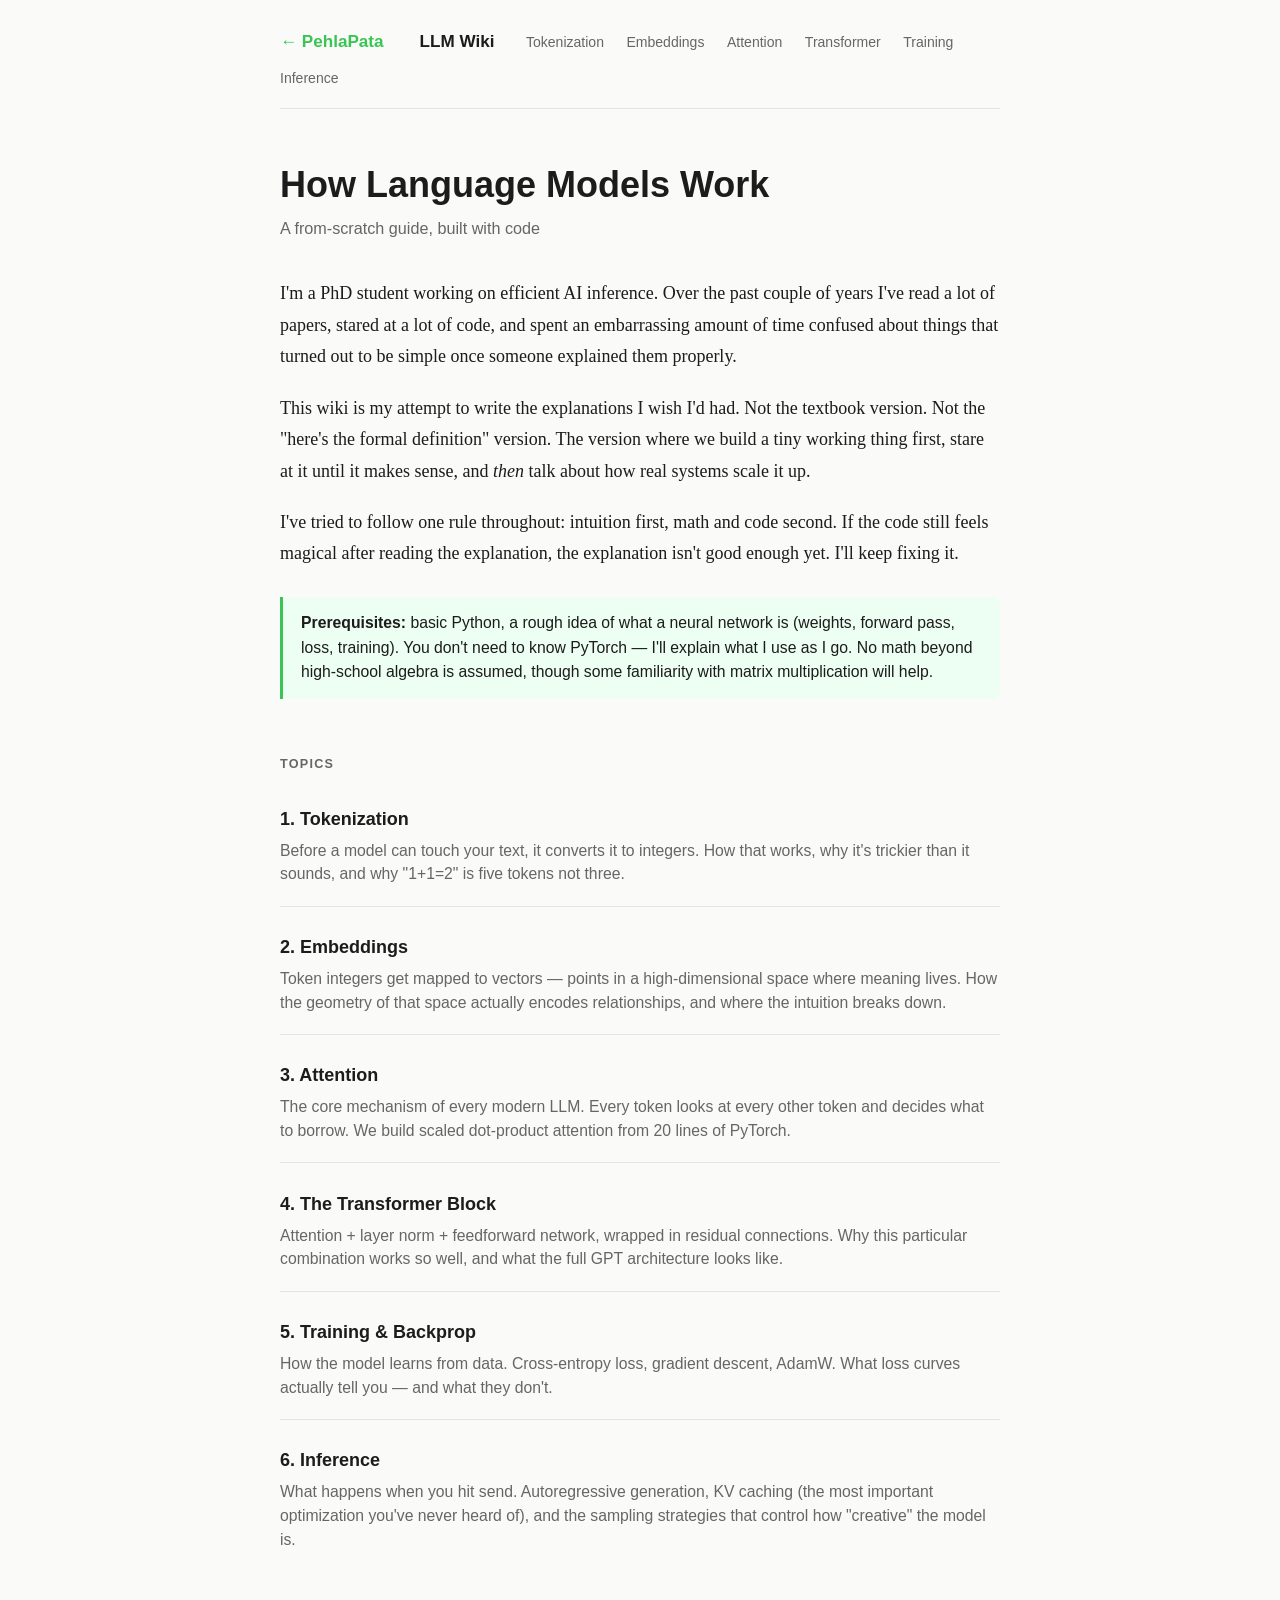
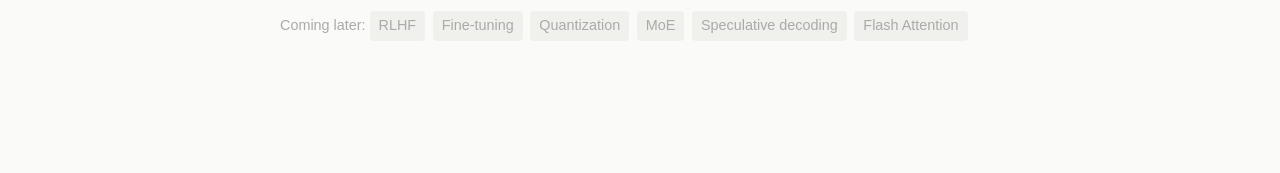
<file: llm-wiki/index.html>
<!DOCTYPE html>
<html lang="en">
<head>
  <meta charset="UTF-8">
  <meta name="viewport" content="width=device-width, initial-scale=1.0">
  <title>LLM Wiki — How Language Models Work</title>
  <meta name="description" content="A from-scratch guide to how large language models work, built with code. Intuition first, math second.">
  <link rel="stylesheet" href="style.css">
</head>
<body>
<nav>
  <a class="home-link" href="../index.html" style="color:#39C553;margin-right:0.75rem;">← PehlaPata</a><a class="home-link" href="index.html">LLM Wiki</a>
  <a href="tokenization.html">Tokenization</a>
  <a href="embeddings.html">Embeddings</a>
  <a href="attention.html">Attention</a>
  <a href="transformer.html">Transformer</a>
  <a href="training.html">Training</a>
  <a href="inference.html">Inference</a>
</nav>
<main>
  <h1>How Language Models Work</h1>
  <p class="subtitle">A from-scratch guide, built with code</p>

  <p>I'm a PhD student working on efficient AI inference. Over the past couple of years I've read a lot of papers, stared at a lot of code, and spent an embarrassing amount of time confused about things that turned out to be simple once someone explained them properly.</p>

  <p>This wiki is my attempt to write the explanations I wish I'd had. Not the textbook version. Not the "here's the formal definition" version. The version where we build a tiny working thing first, stare at it until it makes sense, and <em>then</em> talk about how real systems scale it up.</p>

  <p>I've tried to follow one rule throughout: intuition first, math and code second. If the code still feels magical after reading the explanation, the explanation isn't good enough yet. I'll keep fixing it.</p>

  <div class="note">
    <strong>Prerequisites:</strong> basic Python, a rough idea of what a neural network is (weights, forward pass, loss, training). You don't need to know PyTorch — I'll explain what I use as I go. No math beyond high-school algebra is assumed, though some familiarity with matrix multiplication will help.
  </div>

  <div class="section-label">Topics</div>

  <ul class="topics">
    <li>
      <a class="topic-link" href="tokenization.html">1. Tokenization</a>
      <div class="desc">Before a model can touch your text, it converts it to integers. How that works, why it's trickier than it sounds, and why "1+1=2" is five tokens not three.</div>
    </li>
    <li>
      <a class="topic-link" href="embeddings.html">2. Embeddings</a>
      <div class="desc">Token integers get mapped to vectors — points in a high-dimensional space where meaning lives. How the geometry of that space actually encodes relationships, and where the intuition breaks down.</div>
    </li>
    <li>
      <a class="topic-link" href="attention.html">3. Attention</a>
      <div class="desc">The core mechanism of every modern LLM. Every token looks at every other token and decides what to borrow. We build scaled dot-product attention from 20 lines of PyTorch.</div>
    </li>
    <li>
      <a class="topic-link" href="transformer.html">4. The Transformer Block</a>
      <div class="desc">Attention + layer norm + feedforward network, wrapped in residual connections. Why this particular combination works so well, and what the full GPT architecture looks like.</div>
    </li>
    <li>
      <a class="topic-link" href="training.html">5. Training & Backprop</a>
      <div class="desc">How the model learns from data. Cross-entropy loss, gradient descent, AdamW. What loss curves actually tell you — and what they don't.</div>
    </li>
    <li>
      <a class="topic-link" href="inference.html">6. Inference</a>
      <div class="desc">What happens when you hit send. Autoregressive generation, KV caching (the most important optimization you've never heard of), and the sampling strategies that control how "creative" the model is.</div>
    </li>
  </ul>

  <p class="coming-soon">
    Coming later:
    <span>RLHF</span>
    <span>Fine-tuning</span>
    <span>Quantization</span>
    <span>MoE</span>
    <span>Speculative decoding</span>
    <span>Flash Attention</span>
  </p>
</main>
</body>
</html>
</file>
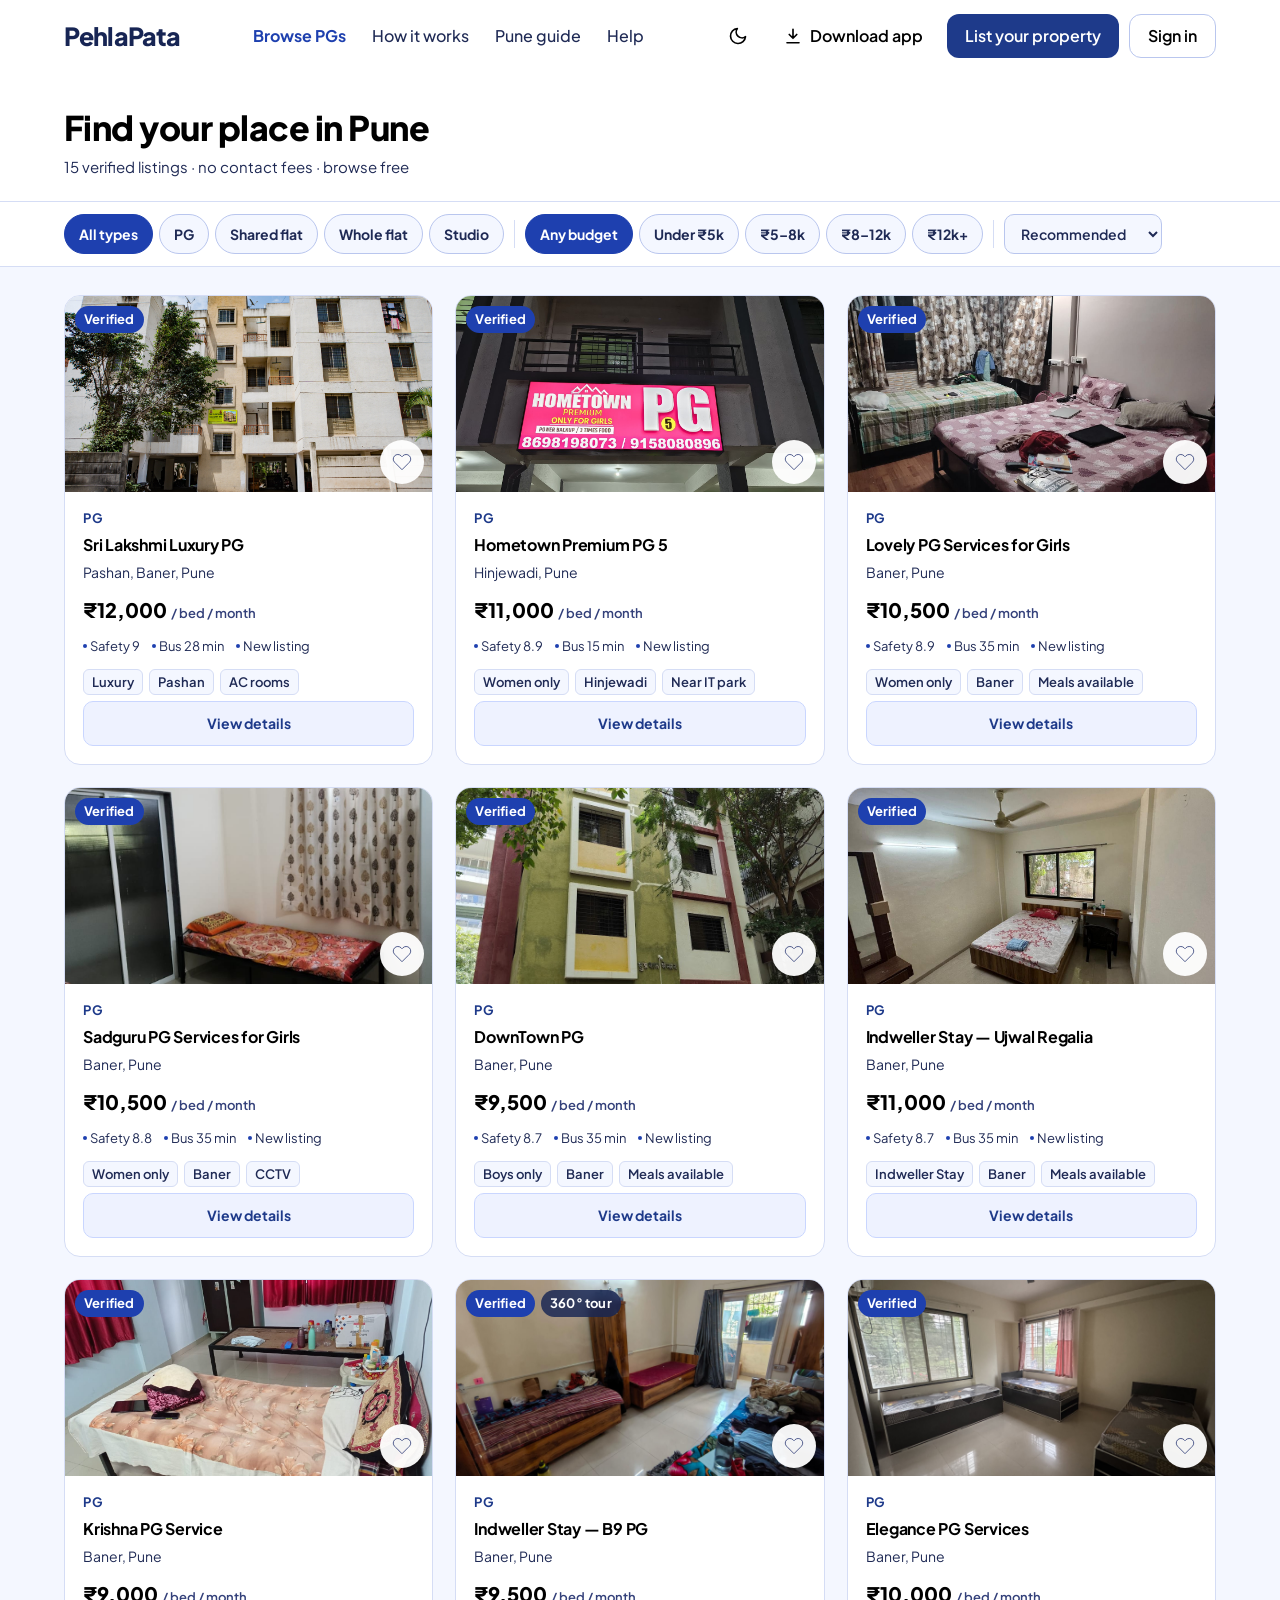
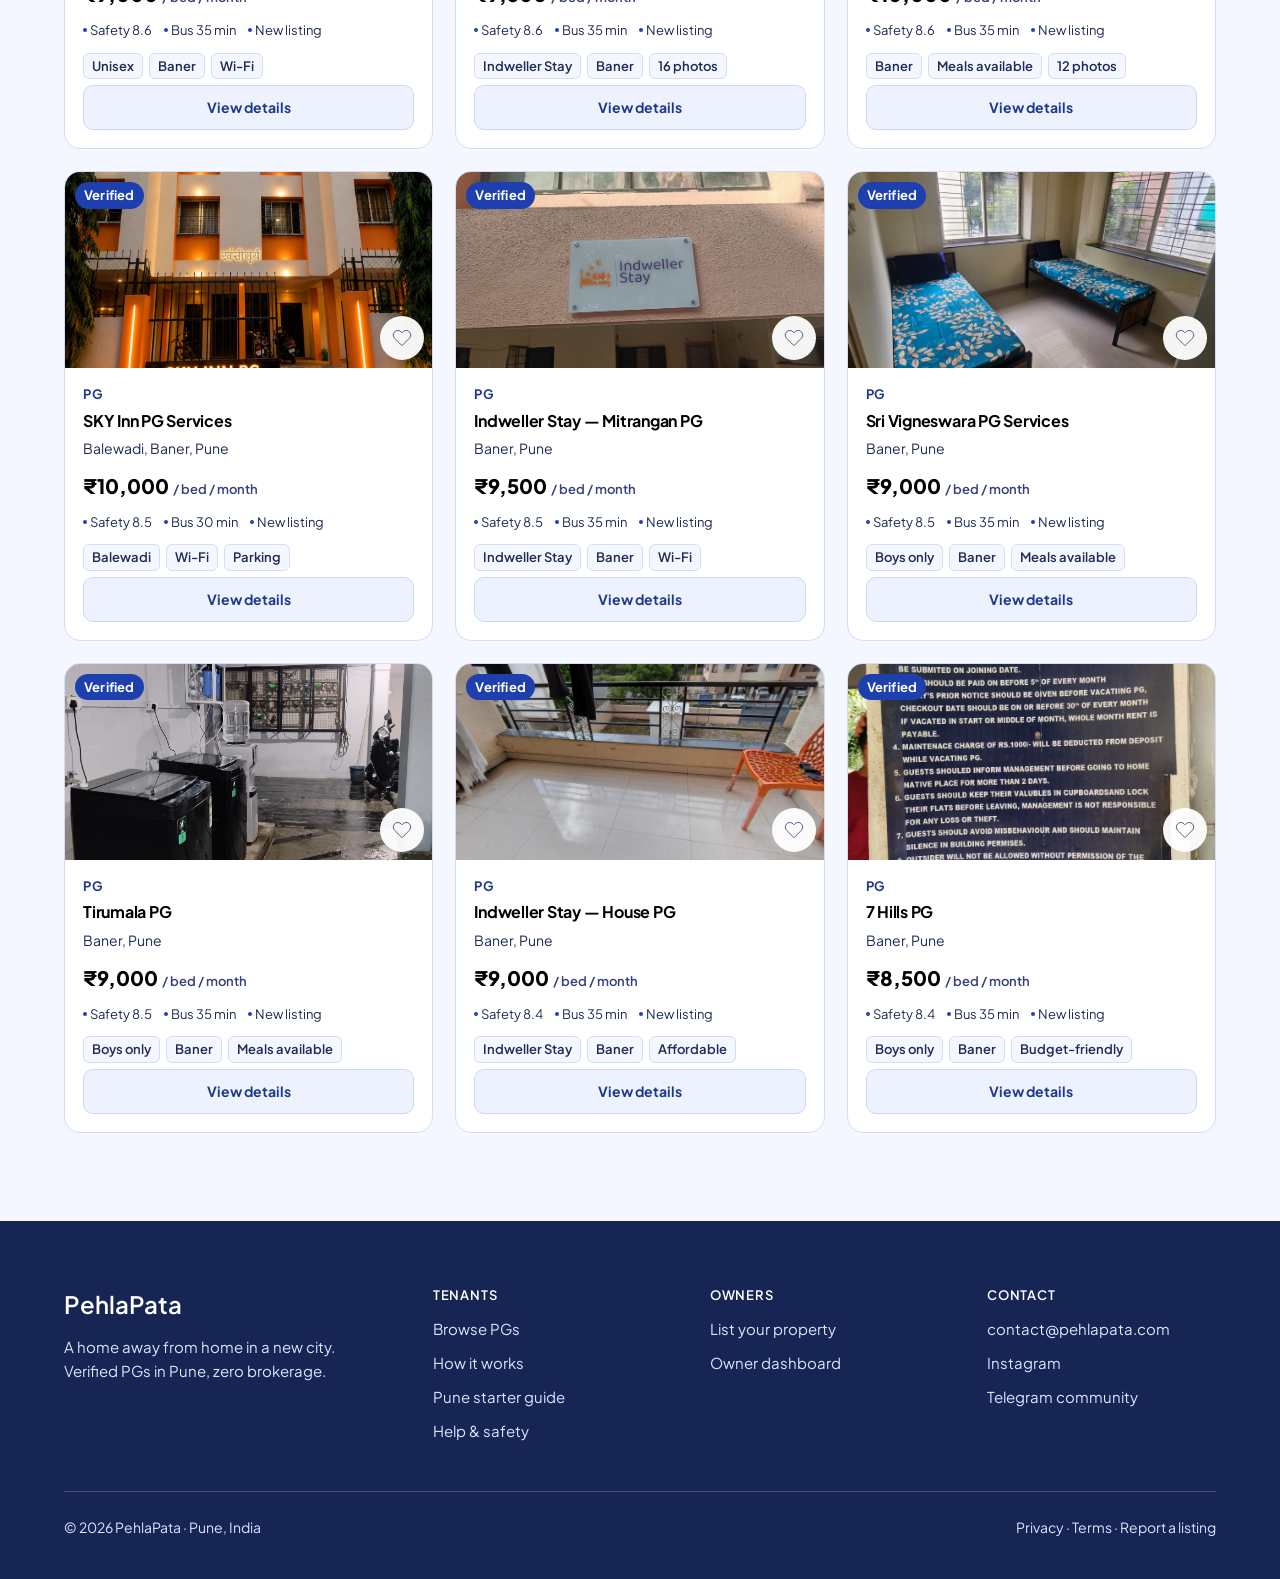
<file: explore.html>
<!DOCTYPE html>
<html lang="en" data-theme="light">
<head>
<meta charset="UTF-8">
  <link rel="icon" href="/favicon.ico" sizes="16x16 32x32 48x48">
  <link rel="icon" href="/favicon.svg" type="image/svg+xml">
  <link rel="apple-touch-icon" href="/apple-touch-icon.png">
<meta name="viewport" content="width=device-width, initial-scale=1.0">
<title>Browse Listings — PehlaPata</title>
<link rel="preconnect" href="https://fonts.googleapis.com">
<link rel="preconnect" href="https://fonts.gstatic.com" crossorigin>
<link href="https://fonts.googleapis.com/css2?family=Plus+Jakarta+Sans:wght@400;500;600;700;800&family=Mukta:wght@400;500;600;700&display=swap" rel="stylesheet">
<style>
  .wrap{max-width:1280px; margin:0 auto; padding:0 var(--gutter);}

  

  /* EXPLORE HEADER */
  .explore-head{padding:36px 0 0; background:var(--white); border-bottom:1px solid var(--border);}
  .explore-head-inner{max-width:1280px; margin:0 auto; padding:0 var(--gutter);}
  .explore-head h1{font-family:var(--serif); font-size:clamp(26px,3.2vw,34px); font-weight:800; color:var(--slate); margin:0 0 6px;}
  .explore-head p{font-size:15px; color:var(--slate-mid); margin:0 0 22px;}

  /* FILTER BAR */
  .filter-bar{background:var(--white); position:sticky; top:72px; z-index:40; border-bottom:1px solid var(--border); padding:12px 0;}
  .filter-row{max-width:1280px; margin:0 auto; padding:0 var(--gutter); display:flex; gap:10px; align-items:center; flex-wrap:wrap;}
  .chip-group{display:flex; gap:6px; flex-wrap:wrap;}
  .chip{background:var(--bg); border:1.5px solid var(--border-light); border-radius:999px; padding:0 14px; min-height:40px; font-family:var(--sans); font-size:14px; font-weight:700; color:var(--slate-mid); cursor:pointer; transition:all .15s; white-space:nowrap;}
  .chip.active{background:var(--fill); border-color:var(--green); color:#fff;}
  .chip:hover:not(.active){border-color:var(--green); color:var(--green);}
  .filter-divider{width:1px; height:28px; background:var(--border); flex-shrink:0;}
  .sort-select{background:var(--bg); border:1.5px solid var(--border-light); border-radius:10px; padding:0 12px; min-height:40px; font-family:var(--sans); font-size:14px; font-weight:600; color:var(--slate-mid); cursor:pointer;}
  /* the count is already in the heading line above, so the bar keeps it for screen readers only (a visible copy pushes the filters onto two lines) */
  .result-count{position:absolute; width:1px; height:1px; overflow:hidden; clip:rect(0 0 0 0); white-space:nowrap;}
  /* tablets: the filters wrap onto two lines, so the bar scrolls with the page instead of covering it */
  @media(min-width:761px) and (max-width:1180px){.filter-bar{position:static;}}
  /* phones: one scrolling row of filters instead of a tall sticky block */
  @media(max-width:760px){.filter-row{flex-wrap:nowrap; overflow-x:auto; scrollbar-width:none; -webkit-overflow-scrolling:touch;} .filter-row::-webkit-scrollbar{display:none;} .chip-group{flex-wrap:nowrap;} .filter-divider{display:none;} .sort-select{flex-shrink:0;}}

  /* LISTING GRID */
  .listings-wrap{padding:28px 0 clamp(56px,7vw,88px); background:var(--bg); min-height:60vh;}
  .active-filters{max-width:1280px; margin:0 auto 20px; padding:0 var(--gutter); display:flex; flex-wrap:wrap; align-items:center; gap:8px;}
  .active-filters[hidden]{display:none;}
  .af-label{font-size:14px; font-weight:600; color:var(--slate-mid); margin-right:4px;}
  .af-chip{display:inline-flex; align-items:center; gap:4px; background:var(--green-light); color:var(--slate); border:1px solid var(--green-mid); border-radius:999px; padding:0 6px 0 14px; min-height:36px; font-size:14px; font-weight:700;}
  .af-chip button{width:28px; height:28px; border:0; border-radius:50%; background:transparent; color:inherit; font-size:18px; line-height:1; cursor:pointer;}
  .af-chip button:hover{background:var(--green-mid);}
  .af-clear{background:none; border:0; color:var(--blue); font:inherit; font-size:14px; font-weight:700; text-decoration:underline; text-underline-offset:3px; cursor:pointer; padding:8px 6px; min-height:36px;}
  .listing-grid{max-width:1280px; margin:0 auto; padding:0 var(--gutter); display:grid; grid-template-columns:repeat(3,1fr); gap:22px;}
  @media(max-width:900px){.listing-grid{grid-template-columns:1fr 1fr;}}
  @media(max-width:580px){.listing-grid{grid-template-columns:1fr;}}

  /* LISTING CARD */
  .listing-card{background:var(--white); border:1px solid var(--border); border-radius:16px; overflow:hidden; cursor:pointer; transition:box-shadow .18s, transform .18s; display:flex; flex-direction:column;}
  .listing-card:hover{box-shadow:0 8px 28px rgba(23,37,84,.1); transform:translateY(-2px);}
  .card-photo{position:relative; height:196px; background:linear-gradient(135deg,var(--green-mid),var(--green-light));}
  .card-photo img{width:100%; height:100%; object-fit:cover;}
  .card-photo-placeholder{width:100%; height:100%; display:flex; flex-direction:column; align-items:center; justify-content:center; gap:8px; color:var(--green-dark);}
  .card-photo-placeholder svg{width:40px; height:40px; opacity:.4;}
  .card-photo-placeholder span{font-size:13px; font-weight:600; opacity:.6;}
  .card-badges{position:absolute; top:10px; left:10px; display:flex; gap:6px;}
  .badge{padding:3px 9px; border-radius:999px; font-size:13px; font-weight:700; letter-spacing:.2px;}
  .badge-verified{background:var(--fill); color:#fff;}
  .badge-tour{background:rgba(23,37,84,.72); color:#fff; backdrop-filter:blur(4px);}
  .card-match{position:absolute; top:10px; right:10px; background:rgba(255,255,255,.92); backdrop-filter:blur(4px); border-radius:999px; padding:3px 9px; font-size:13px; font-weight:800; color:var(--green-dark);}
  .card-save{position:absolute; bottom:8px; right:8px; background:rgba(255,255,255,.95); border:none; border-radius:999px; width:44px; height:44px; display:flex; align-items:center; justify-content:center; cursor:pointer; transition:all .15s;}
  .card-save:hover{background:#fff;}
  .card-save svg{width:20px; height:20px; stroke:var(--slate-soft); fill:none; transition:all .15s;}
  .card-save.saved svg{stroke:#1E40AF; fill:#1E40AF;}
  .card-body{padding:16px 18px 18px; display:flex; flex-direction:column; gap:6px; flex:1;}
  .card-type{font-size:13px; font-weight:700; text-transform:uppercase; letter-spacing:.5px; color:var(--green-dark); margin:0;}
  .card-title{font-size:16px; font-weight:700; color:var(--slate); margin:0; line-height:1.3;}
  .card-area{font-size:14px; color:var(--slate-mid); margin:0;}
  .card-price{display:flex; align-items:baseline; gap:4px; margin:4px 0 0;}
  .card-rent{font-size:20px; font-weight:800; color:var(--slate); font-family:var(--sans);}
  .card-rent-unit{font-size:13px; color:var(--slate-soft); font-weight:600;}
  .card-meta{display:flex; gap:12px; flex-wrap:wrap; font-size:13px; color:var(--slate-mid); margin:4px 0 0;}
  .card-meta span{display:flex; align-items:center; gap:3px;}
  .meta-dot{width:4px; height:4px; border-radius:50%; background:var(--fill); flex-shrink:0;}
  .card-tags{display:flex; gap:6px; flex-wrap:wrap; margin:6px 0 0;}
  .card-tag{background:var(--bg); border:1px solid var(--border); border-radius:6px; padding:2px 8px; font-size:13px; font-weight:600; color:var(--slate-mid);}
  .card-cta{display:block; margin-top:auto; padding-top:14px; text-align:center; background:var(--green-light); border:1.5px solid var(--green-mid); border-radius:10px; padding:10px; font-weight:700; font-size:14px; color:var(--green-dark); transition:background .15s;}
  .card-cta:hover{background:var(--green-mid);}

  .no-results{grid-column:1/-1; text-align:center; padding:60px 20px; color:var(--slate-mid);}
  .no-results h3{color:var(--slate); font-size:20px; margin:0 0 8px;}
  .no-results .btn-reset{margin-top:18px; background:var(--fill); color:#fff; border:0; border-radius:12px; min-height:44px; padding:0 22px; font-size:15px; font-weight:700; cursor:pointer;}
  .no-results .btn-reset:hover{background:var(--fill-hover);}
  .listing-card:focus-within{outline:3px solid var(--blue); outline-offset:2px;}

  /* FOOTER */
</style>
<link rel="stylesheet" href="site.css">
</head>
<body>

<a class="skip-link" href="#main">Skip to content</a>
<header class="site-header">
  <div class="header-inner">
    <a href="index.html" class="logo">
      <span class="logo-name">PehlaPata</span>
    </a>

    <nav aria-label="Main">
      <ul class="main-nav">
        <li><a href="explore.html" aria-current="page">Browse PGs</a></li>
        <li><a href="index.html#how-content">How it works</a></li>
        <li><a href="pune.html">Pune guide</a></li>
        <li><a href="index.html#faq">Help</a></li>
      </ul>
    </nav>

    <div class="header-actions">
      <button type="button" id="themeToggle" class="theme-toggle" aria-label="Switch between light and dark theme"><svg id="themeIcon" viewBox="0 0 24 24" fill="none" stroke="currentColor" stroke-width="2" stroke-linecap="round" stroke-linejoin="round"><path d="M21 12.79A9 9 0 1111.21 3 7 7 0 0021 12.79z"/></svg></button>
      <button type="button" class="btn-download" data-coming-soon>
        <svg aria-hidden="true" viewBox="0 0 24 24" fill="none" stroke="currentColor" stroke-width="2.2" stroke-linecap="round" stroke-linejoin="round"><path d="M12 3v12m0 0 5-5m-5 5-5-5M4 21h16"/></svg>
        <span class="cs-label" aria-live="polite">Download app</span>
      </button>
      <a href="owner.html" class="btn-owner">List your property</a>
      <a href="index.html?signin=1" class="btn-signin">Sign in</a>
      <button class="nav-hamburger" id="navToggle" aria-label="Open menu" aria-expanded="false" aria-controls="navLinks">
        <span></span><span></span><span></span>
      </button>
    </div>
  </div>
</header>

<nav class="mobile-nav" id="navLinks" aria-label="Mobile navigation">
  <a href="explore.html" aria-current="page">Browse PGs</a>
  <a href="index.html#how-content">How it works</a>
  <a href="pune.html">Pune guide</a>
  <button type="button" data-coming-soon><span class="cs-label" aria-live="polite">Download app</span></button>
  <a href="owner.html" class="mobile-owner">List your property</a>
  <a href="index.html#faq">Help</a>
</nav>

<main id="main">

<div class="explore-head">
  <div class="explore-head-inner">
    <h1>Find your place in Pune</h1>
    <p id="resultLine">7 verified listings · no contact fees · browse free</p>
  </div>
</div>

<div class="filter-bar">
  <div class="filter-row">
    <div class="chip-group" id="typeChips">
      <button class="chip active" data-type="all">All types</button>
      <button class="chip" data-type="pg">PG</button>
      <button class="chip" data-type="flatmates">Shared flat</button>
      <button class="chip" data-type="flat">Whole flat</button>
      <button class="chip" data-type="studio">Studio</button>
    </div>
    <div class="filter-divider"></div>
    <div class="chip-group" id="budgetChips">
      <button class="chip active" data-budget="all">Any budget</button>
      <button class="chip" data-budget="5k">Under ₹5k</button>
      <button class="chip" data-budget="5-8k">₹5–8k</button>
      <button class="chip" data-budget="8-12k">₹8–12k</button>
      <button class="chip" data-budget="12k+">₹12k+</button>
    </div>
    <div class="filter-divider"></div>
    <select class="sort-select" id="sortSelect" aria-label="Sort listings">
      <option value="match">Recommended</option>
      <option value="price-asc">Price: low to high</option>
      <option value="price-desc">Price: high to low</option>
      <option value="safety">Safety score</option>
    </select>
    <span class="result-count" id="resultCount">7 listings</span>
  </div>
</div>

<div class="listings-wrap">
  <div class="active-filters" id="activeFilters" hidden aria-live="polite"></div>
  <div class="listing-grid" id="listingGrid"></div>
</div>

</main>

<footer>
  <div class="footer-inner">
    <div class="footer-grid">
      <div class="footer-brand">
        <span class="footer-wordmark">PehlaPata</span>
        <p>A home away from home in a new city. Verified PGs in Pune, zero brokerage.</p>
      </div>
      <div class="footer-col">
        <span class="footer-col-title">Tenants</span>
        <a href="explore.html">Browse PGs</a>
        <a href="index.html#how-content">How it works</a>
        <a href="pune.html">Pune starter guide</a>
        <a href="index.html#faq">Help &amp; safety</a>
      </div>
      <div class="footer-col">
        <span class="footer-col-title">Owners</span>
        <a href="owner.html">List your property</a>
        <a href="owner.html">Owner dashboard</a>
      </div>
      <div class="footer-col">
        <span class="footer-col-title">Contact</span>
        <a href="mailto:contact@pehlapata.com">contact@pehlapata.com</a>
        <a href="https://instagram.com/pehlapata" target="_blank" rel="noopener">Instagram</a>
        <a href="https://t.me/pehlapata" target="_blank" rel="noopener">Telegram community</a>
      </div>
    </div>
    <div class="footer-bottom">
      <span>© 2026 PehlaPata · Pune, India</span>
      <span>Privacy · Terms · Report a listing</span>
    </div>
  </div>
</footer>

<script src="data.js"></script>
<script>
  // Theme
  (function(){
    const saved = localStorage.getItem('mm-theme') || 'light';
    document.documentElement.setAttribute('data-theme', saved);
  })();
  document.getElementById('themeToggle').addEventListener('click', function(){
    const html = document.documentElement;
    const next = html.getAttribute('data-theme') === 'dark' ? 'light' : 'dark';
    html.setAttribute('data-theme', next);
    localStorage.setItem('mm-theme', next);
  });

  // Saved state
  const saved = JSON.parse(localStorage.getItem('mm-saved') || '[]');
  function toggleSave(id, btn) {
    const idx = saved.indexOf(id);
    if (idx === -1) { saved.push(id); btn.classList.add('saved'); }
    else { saved.splice(idx,1); btn.classList.remove('saved'); }
    localStorage.setItem('mm-saved', JSON.stringify(saved));
  }

  // Filter state
  let activeType = 'all';
  let activeBudget = 'all';
  let activeSort = 'match';

  // Filters that arrive from the home page search or its quick links (explore.html?near=…&budget=…&for=…&type=…&area=…&meals=1&saved=1)
  const params = new URLSearchParams(location.search);
  const TYPE_FROM_HOME = { pg:'pg', shared:'flatmates', flatmates:'flatmates', whole:'flat', flat:'flat', studio:'studio' };
  const urlFilters = {
    near: (params.get('near') || '').trim().slice(0, 60),
    area: (params.get('area') || '').trim().toLowerCase().slice(0, 40),
    maxRent: parseInt(params.get('budget'), 10) || 0,
    gender: ['women','men'].indexOf(params.get('for')) > -1 ? params.get('for') : '',
    meals: params.get('meals') === '1',
    saved: params.get('saved') === '1'
  };
  if (TYPE_FROM_HOME[params.get('type')]) activeType = TYPE_FROM_HOME[params.get('type')];

  function haystack(l) { return [l.area, l.address, l.title, (l.tags || []).join(' ')].join(' ').toLowerCase(); }
  function urlMatch(l) {
    const h = haystack(l);
    if (urlFilters.near && h.indexOf(urlFilters.near.toLowerCase()) === -1) return false;
    if (urlFilters.area && h.indexOf(urlFilters.area) === -1) return false;
    if (urlFilters.maxRent && l.rent > urlFilters.maxRent) return false;
    if (urlFilters.meals && !/meal/i.test((l.tags || []).join(' ') + ' ' + (l.amenities || []).join(' '))) return false;
    if (urlFilters.gender) {
      const t = (l.tags || []).join(' ').toLowerCase();
      const open = /unisex|co-?ed/.test(t);
      const women = /women|girls|ladies/.test(t), men = /\bmen\b|boys|gents/.test(t);
      if (urlFilters.gender === 'women' && !(women || open)) return false;
      if (urlFilters.gender === 'men' && !(men || open)) return false;
    }
    if (urlFilters.saved && saved.indexOf(l.id) === -1) return false;
    return true;
  }

  function budgetMatch(rent, key) {
    if (key === 'all') return true;
    if (key === '5k') return rent < 5000;
    if (key === '5-8k') return rent >= 5000 && rent <= 8000;
    if (key === '8-12k') return rent > 8000 && rent <= 12000;
    if (key === '12k+') return rent > 12000;
    return true;
  }

  function getFiltered() {
    let list = MM.listings.filter(l => {
      if (activeType !== 'all' && l.type !== activeType) return false;
      if (!budgetMatch(l.rent, activeBudget)) return false;
      return urlMatch(l);
    });
    if (activeSort === 'price-asc') list.sort((a,b) => a.rent - b.rent);
    else if (activeSort === 'price-desc') list.sort((a,b) => b.rent - a.rent);
    else if (activeSort === 'safety') list.sort((a,b) => b.safety - a.safety);
    else list.sort((a,b) => (b.match - a.match) || (b.safety - a.safety));
    return list;
  }

  function starHTML(r) {
    return '★'.repeat(Math.round(r)) + '☆'.repeat(5 - Math.round(r));
  }

  function cardHTML(l) {
    const isSaved = saved.includes(l.id);
    const cover = MM.coverPhoto(l);
    const photoEl = cover
      ? `<img src="${cover}" alt="${l.title}" loading="lazy">`
      : `<div class="card-photo-placeholder"><svg viewBox="0 0 24 24" fill="none" stroke="currentColor" stroke-width="1.5"><rect x="3" y="3" width="18" height="18" rx="2"/><circle cx="8.5" cy="8.5" r="1.5"/><polyline points="21 15 16 10 5 21"/></svg><span>Photos coming soon</span></div>`;

    return `<article class="listing-card" onclick="location.href='listing.html?id=${l.id}'">
      <div class="card-photo">
        ${photoEl}
        <div class="card-badges">
          <span class="badge badge-verified">Verified</span>
          ${l.hasTour ? '<span class="badge badge-tour">360° tour</span>' : ''}
        </div>
        ${l.match > 0 ? `<div class="card-match">${l.match}% match</div>` : ''}
        <button class="card-save ${isSaved?'saved':''}" onclick="event.stopPropagation();toggleSave('${l.id}',this)" title="Save listing" aria-label="Save ${l.title}">
          <svg viewBox="0 0 24 24"><path d="M20.84 4.61a5.5 5.5 0 0 0-7.78 0L12 5.67l-1.06-1.06a5.5 5.5 0 0 0-7.78 7.78l1.06 1.06L12 21.23l7.78-7.78 1.06-1.06a5.5 5.5 0 0 0 0-7.78z"/></svg>
        </button>
      </div>
      <div class="card-body">
        <p class="card-type">${l.typeLabel}</p>
        <h3 class="card-title">${l.title}</h3>
        <p class="card-area">${l.area}</p>
        <div class="card-price">
          <span class="card-rent">${MM.fmt(l.rent)}</span>
          <span class="card-rent-unit">${l.rentUnit}</span>
        </div>
        <div class="card-meta">
          <span><span class="meta-dot"></span>Safety ${l.safety}</span>
          <span><span class="meta-dot"></span>Bus ${l.busMin} min</span>
          <span><span class="meta-dot"></span>${l.reviewCount > 0 ? `${l.rating} stars (${l.reviewCount})` : 'New listing'}</span>
        </div>
        <div class="card-tags">${l.tags.map(t=>`<span class="card-tag">${t}</span>`).join('')}</div>
        <a href="listing.html?id=${l.id}" class="card-cta">View details</a>
      </div>
    </article>`;
  }

  // "Showing results for…" pills for the filters that came from the home page (built with textContent: the values come from the URL)
  function emptyValue(v) { return typeof v === 'boolean' ? false : (typeof v === 'number' ? 0 : ''); }
  function renderActiveFilters() {
    const box = document.getElementById('activeFilters');
    const items = [];
    if (urlFilters.near) items.push(['near', 'Near “' + urlFilters.near + '”']);
    if (urlFilters.area) items.push(['area', 'Area: ' + urlFilters.area.replace(/\b\w/g, c => c.toUpperCase())]);
    if (urlFilters.maxRent) items.push(['maxRent', 'Up to ' + MM.fmt(urlFilters.maxRent)]);
    if (urlFilters.gender) items.push(['gender', urlFilters.gender === 'women' ? 'Women' : 'Men']);
    if (urlFilters.meals) items.push(['meals', 'Meals included']);
    if (urlFilters.saved) items.push(['saved', 'Saved only']);
    box.textContent = '';
    box.hidden = items.length === 0;
    if (!items.length) return;
    const label = document.createElement('span'); label.className = 'af-label'; label.textContent = 'Showing results for'; box.appendChild(label);
    items.forEach(([key, text]) => {
      const chip = document.createElement('span'); chip.className = 'af-chip'; chip.appendChild(document.createTextNode(text));
      const x = document.createElement('button'); x.type = 'button'; x.textContent = '×'; x.setAttribute('aria-label', 'Remove filter: ' + text);
      x.addEventListener('click', () => { urlFilters[key] = emptyValue(urlFilters[key]); syncUrl(); render(); });
      chip.appendChild(x); box.appendChild(chip);
    });
    const clear = document.createElement('button'); clear.type = 'button'; clear.className = 'af-clear'; clear.textContent = 'Clear all'; clear.addEventListener('click', resetAll); box.appendChild(clear);
  }
  function syncUrl() {
    const p = new URLSearchParams();
    if (urlFilters.near) p.set('near', urlFilters.near);
    if (urlFilters.area) p.set('area', urlFilters.area);
    if (urlFilters.maxRent) p.set('budget', urlFilters.maxRent);
    if (urlFilters.gender) p.set('for', urlFilters.gender);
    if (urlFilters.meals) p.set('meals', '1');
    if (urlFilters.saved) p.set('saved', '1');
    history.replaceState(null, '', location.pathname + (p.toString() ? '?' + p.toString() : ''));
  }
  function resetAll() {
    Object.keys(urlFilters).forEach(k => { urlFilters[k] = emptyValue(urlFilters[k]); });
    activeType = 'all'; activeBudget = 'all';
    document.querySelectorAll('#typeChips .chip').forEach(c => c.classList.toggle('active', c.dataset.type === 'all'));
    document.querySelectorAll('#budgetChips .chip').forEach(c => c.classList.toggle('active', c.dataset.budget === 'all'));
    syncUrl(); render();
  }

  function render() {
    const list = getFiltered();
    const grid = document.getElementById('listingGrid');
    const count = document.getElementById('resultCount');
    const line = document.getElementById('resultLine');
    renderActiveFilters();
    if (list.length === 0) {
      grid.innerHTML = `<div class="no-results"><h3>No listings match these filters</h3><p>Try a different budget, type or area.</p><button type="button" class="btn-reset" id="resetFilters">Clear all filters</button></div>`;
      document.getElementById('resetFilters').addEventListener('click', resetAll);
    } else {
      grid.innerHTML = list.map(cardHTML).join('');
    }
    count.textContent = list.length + ' listing' + (list.length !== 1 ? 's' : '');
    line.textContent = list.length + ' verified listing' + (list.length !== 1 ? 's' : '') + ' · no contact fees · browse free';
  }

  // Chip event listeners
  document.getElementById('typeChips').addEventListener('click', e => {
    const chip = e.target.closest('.chip');
    if (!chip) return;
    document.querySelectorAll('#typeChips .chip').forEach(c => c.classList.remove('active'));
    chip.classList.add('active');
    activeType = chip.dataset.type;
    render();
  });
  document.getElementById('budgetChips').addEventListener('click', e => {
    const chip = e.target.closest('.chip');
    if (!chip) return;
    document.querySelectorAll('#budgetChips .chip').forEach(c => c.classList.remove('active'));
    chip.classList.add('active');
    activeBudget = chip.dataset.budget;
    render();
  });
  document.getElementById('sortSelect').addEventListener('change', e => {
    activeSort = e.target.value;
    render();
  });

  document.querySelectorAll('#typeChips .chip').forEach(c => c.classList.toggle('active', c.dataset.type === activeType));
  render();
</script>
<script src="site.js" defer></script>
</body>
</html>
</file>
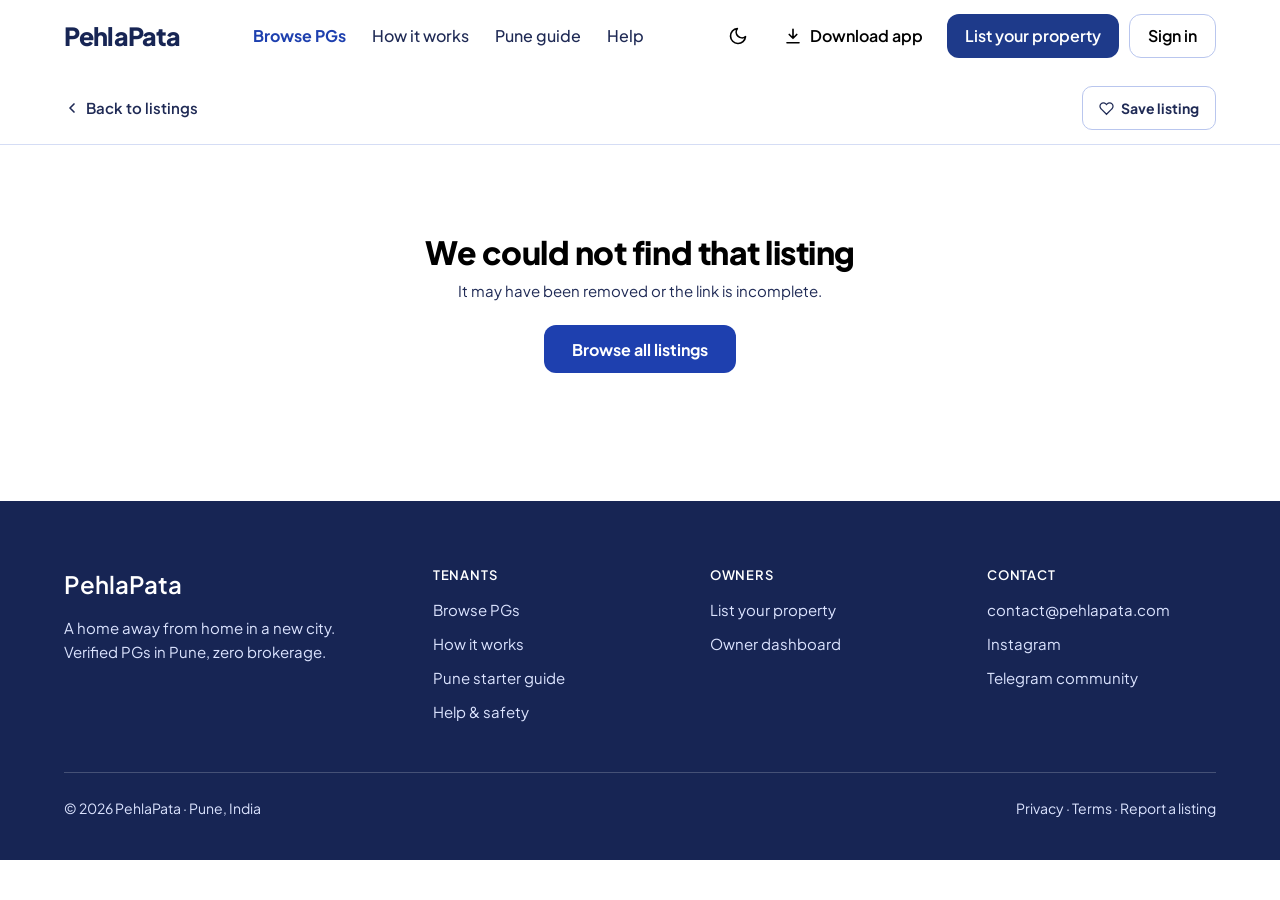
<file: listing.html>
<!DOCTYPE html>
<html lang="en" data-theme="light">
<head>
<meta charset="UTF-8">
  <link rel="icon" href="/favicon.ico" sizes="16x16 32x32 48x48">
  <link rel="icon" href="/favicon.svg" type="image/svg+xml">
  <link rel="apple-touch-icon" href="/apple-touch-icon.png">
<meta name="viewport" content="width=device-width, initial-scale=1.0">
<title>Listing — PehlaPata</title>
<link rel="preconnect" href="https://fonts.googleapis.com">
<link rel="preconnect" href="https://fonts.gstatic.com" crossorigin>
<link href="https://fonts.googleapis.com/css2?family=Plus+Jakarta+Sans:wght@400;500;600;700;800&family=Mukta:wght@400;500;600;700&display=swap" rel="stylesheet">
<style>
  .wrap{max-width:1280px; margin:0 auto; padding:0 var(--gutter);}
  h3{font-size:16px; font-weight:700; color:var(--slate); margin:0 0 10px;}
  h2{font-size:20px; font-weight:800; color:var(--slate); margin:0 0 4px;}

  

  /* BACK BAR */
  .back-bar{padding:14px 0; border-bottom:1px solid var(--border); background:var(--white);}
  .back-bar-inner{max-width:1280px; margin:0 auto; padding:0 var(--gutter); display:flex; align-items:center; justify-content:space-between;}
  .back-link{display:flex; align-items:center; gap:6px; min-height:44px; font-weight:600; font-size:15px; color:var(--slate-mid); transition:color .15s;}
  .back-link:hover{color:var(--green);}
  .back-link svg{width:16px; height:16px;}
  .save-btn{display:flex; align-items:center; gap:7px; background:none; border:1.5px solid var(--border-light); border-radius:10px; padding:0 16px; min-height:44px; font-family:var(--sans); font-size:14px; font-weight:700; color:var(--slate-mid); cursor:pointer; transition:all .15s;}
  .save-btn:hover{border-color:var(--green); color:var(--green);}
  .save-btn.saved{border-color:#1E40AF; color:#1E40AF;}
  .save-btn svg{width:15px; height:15px; fill:none;}
  .save-btn.saved svg{fill:#1E40AF; stroke:#1E40AF;}

  /* PHOTO GALLERY */
  .gallery{background:#172554; position:relative;}
  .gallery-main{width:100%; height:480px; overflow:hidden; position:relative;}
  .gallery-main img{width:100%; height:100%; object-fit:cover; transition:opacity .3s;}
  .gallery-placeholder{width:100%; height:480px; background:linear-gradient(135deg,var(--green-mid),var(--green-light)); display:flex; flex-direction:column; align-items:center; justify-content:center; gap:12px; color:var(--green-dark);}
  .gallery-placeholder svg{width:64px; height:64px; opacity:.3;}
  .gallery-placeholder p{font-size:15px; font-weight:600; opacity:.5; margin:0;}
  .gallery-nav{position:absolute; top:50%; transform:translateY(-50%); background:rgba(255,255,255,.95); border:none; border-radius:50%; width:44px; height:44px; display:flex; align-items:center; justify-content:center; cursor:pointer; transition:background .15s;}
  .gallery-nav:hover{background:#fff;}
  .gallery-nav svg{width:18px; height:18px; stroke:var(--slate); fill:none; stroke-width:2.5;}
  .gallery-prev{left:14px;}
  .gallery-next{right:14px;}
  .gallery-counter{position:absolute; bottom:14px; right:14px; background:rgba(23,37,84,.7); color:#fff; border-radius:999px; padding:4px 10px; font-size:13px; font-weight:700; backdrop-filter:blur(4px);}
  .gallery-tour-badge{position:absolute; bottom:14px; left:14px; background:rgba(23,37,84,.72); color:#fff; border-radius:999px; padding:5px 12px; font-size:13px; font-weight:700; backdrop-filter:blur(4px);}
  .thumbs{display:flex; gap:8px; padding:10px 16px; background:#0F1A4A; overflow-x:auto;}
  .thumb{width:80px; height:54px; border-radius:6px; overflow:hidden; cursor:pointer; opacity:.55; border:2px solid transparent; flex-shrink:0; transition:all .15s;}
  .thumb.active{opacity:1; border-color:#fff;}
  .thumb img{width:100%; height:100%; object-fit:cover;}
  @media(max-width:680px){.gallery-main{height:260px;} .gallery-placeholder{height:260px;} .thumbs{display:none;}}

  /* PAGE LAYOUT */
  .listing-layout{max-width:1280px; margin:0 auto; padding:32px 0 72px; display:grid; grid-template-columns:1fr 360px; gap:32px; align-items:start;}
  @media(max-width:900px){.listing-layout{grid-template-columns:1fr; padding:20px 0 48px;}}

  /* LEFT COLUMN */
  .listing-main{}
  .listing-header{margin-bottom:20px;}
  .listing-badges{display:flex; gap:8px; margin-bottom:10px; flex-wrap:wrap;}
  .lbadge{padding:4px 12px; border-radius:999px; font-size:13px; font-weight:700;}
  .lbadge-green{background:var(--green-light); color:var(--green-dark);}
  .lbadge-slate{background:var(--bg); border:1px solid var(--border-light); color:var(--slate-mid);}
  .listing-title{font-family:var(--serif); font-size:clamp(24px,3vw,32px); font-weight:800; color:var(--slate); margin:0 0 6px; line-height:1.2;}
  .listing-area{font-size:15px; color:var(--slate-mid); margin:0;}
  .price-row{display:flex; align-items:baseline; gap:8px; margin:16px 0 0; flex-wrap:wrap;}
  .price-main{font-size:30px; font-weight:800; color:var(--slate);}
  .price-unit{font-size:14px; color:var(--slate-mid); font-weight:600;}
  .price-avail{font-size:13px; background:var(--green-light); color:var(--green-dark); font-weight:700; padding:4px 10px; border-radius:999px; margin-left:8px;}
  .movein-breakdown{background:var(--bg); border:1px solid var(--border); border-radius:12px; padding:16px 18px; margin:16px 0 0; display:flex; gap:24px; flex-wrap:wrap;}
  .movein-item{display:flex; flex-direction:column; gap:2px;}
  .movein-label{font-size:13px; text-transform:uppercase; letter-spacing:.4px; color:var(--slate-mid); font-weight:700; margin:0;}
  .movein-val{font-size:16px; font-weight:800; color:var(--slate); margin:0;}
  .movein-total{padding-left:24px; border-left:2px solid var(--border);}
  @media(max-width:560px){.movein-breakdown{gap:14px 24px;} .movein-total{flex-basis:100%; padding:12px 0 0; border-left:0; border-top:2px solid var(--border);}}
  .movein-total .movein-val{color:var(--green-dark);}

  .section{border-top:1px solid var(--border); padding-top:24px; margin-top:24px;}
  .safety-bar-wrap{display:flex; align-items:center; gap:12px;}
  .safety-num{font-size:32px; font-weight:800; color:var(--slate);}
  .safety-track{flex:1; height:10px; background:var(--border); border-radius:999px; overflow:hidden;}
  .safety-fill{height:100%; background:linear-gradient(90deg,var(--green),var(--green-dark)); border-radius:999px; transition:width .6s;}
  .safety-label{font-size:14px; color:var(--slate-mid); font-weight:600;}
  .commute-row{display:grid; grid-template-columns:repeat(3,minmax(0,1fr)); gap:12px; max-width:480px; margin-top:10px;}
  .commute-item{background:var(--bg); border:1px solid var(--border); border-radius:10px; padding:12px 14px; display:flex; flex-direction:column; gap:4px;}
  .commute-icon{width:36px; height:36px; border-radius:10px; background:var(--blue-100); color:var(--blue); display:grid; place-items:center;}
  .commute-icon svg{width:20px; height:20px;}
  [data-theme="dark"] .commute-icon{background:var(--green-light);}
  .commute-time{font-size:18px; font-weight:800; color:var(--slate);}
  .commute-label{font-size:13px; color:var(--slate-mid); font-weight:600;}
  .nearby-grid{display:grid; grid-template-columns:repeat(2,1fr); gap:10px; margin-top:10px;}
  .nearby-item{background:var(--bg); border:1px solid var(--border); border-radius:10px; padding:10px 14px; display:flex; justify-content:space-between; align-items:center;}
  .nearby-label{font-size:14px; font-weight:600; color:var(--slate);}
  .nearby-dist{font-size:13px; color:var(--slate-mid);}
  .amenities-grid{display:grid; grid-template-columns:repeat(2,1fr); gap:8px; margin-top:10px;}
  .amenity-item{display:flex; align-items:center; gap:8px; font-size:14px; color:var(--slate-mid);}
  .amenity-dot{width:6px; height:6px; border-radius:50%; background:var(--fill); flex-shrink:0;}
  .rules-list{list-style:none; padding:0; margin:10px 0 0; display:flex; flex-direction:column; gap:6px;}
  .rules-list li{display:flex; align-items:center; gap:8px; font-size:14px; color:var(--slate-mid);}
  .rules-list li::before{content:''; width:6px; height:6px; border-radius:50%; background:var(--fill); flex-shrink:0;}
  .flat-grid{display:grid; grid-template-columns:repeat(3,1fr); gap:12px; margin-top:10px;}
  .flat-item{background:var(--bg); border:1px solid var(--border); border-radius:10px; padding:10px 14px;}
  .flat-item-label{font-size:13px; text-transform:uppercase; letter-spacing:.4px; color:var(--slate-mid); font-weight:700; margin:0 0 2px;}
  .flat-item-val{font-size:14.5px; font-weight:700; color:var(--slate); margin:0;}
  .reviews-list{display:flex; flex-direction:column; gap:16px; margin-top:10px;}
  .review-item{background:var(--bg); border:1px solid var(--border); border-radius:12px; padding:16px 18px;}
  .review-header{display:flex; justify-content:space-between; align-items:center; margin-bottom:6px;}
  .review-name{font-weight:700; font-size:14.5px; color:var(--slate);}
  .review-stay{font-size:13px; color:var(--slate-mid); margin:0;}
  .review-stars{font-size:13px; color:var(--green-dark); letter-spacing:1px;}
  .review-text{font-size:14px; color:var(--slate-mid); margin:0; line-height:1.55;}

  /* RIGHT COLUMN */
  .listing-sidebar{position:sticky; top:80px;}
  .sidebar-card{background:var(--white); border:1px solid var(--border); border-radius:16px; padding:22px; margin-bottom:16px;}
  .owner-card{display:flex; align-items:center; gap:14px; margin-bottom:16px; padding-bottom:16px; border-bottom:1px solid var(--border);}
  .owner-avatar{width:48px; height:48px; border-radius:50%; background:var(--green-light); display:flex; align-items:center; justify-content:center; font-weight:800; font-size:15px; color:var(--green-dark); flex-shrink:0;}
  .owner-name{font-weight:700; font-size:15px; color:var(--slate); margin:0 0 2px;}
  .owner-meta{font-size:13px; color:var(--slate-mid); margin:0;}
  .btn-whatsapp{display:flex; align-items:center; justify-content:center; gap:8px; width:100%; background:#1E40AF; color:#fff; border:none; border-radius:12px; padding:0 14px; min-height:48px; font-family:var(--sans); font-size:16px; font-weight:700; cursor:pointer; transition:background .15s; margin-bottom:10px;}
  .btn-whatsapp:hover{background:#1E3A8A;}
  .btn-whatsapp svg{width:18px; height:18px; fill:#fff;}
  .btn-reserve{display:flex; align-items:center; justify-content:center; gap:8px; width:100%; background:var(--fill); color:#fff; border:none; border-radius:12px; padding:0 14px; min-height:48px; font-family:var(--sans); font-size:16px; font-weight:700; cursor:pointer; transition:background .15s;}
  .btn-reserve:hover{background:var(--fill-hover);}
  .sidebar-note{font-size:13px; color:var(--slate-mid); text-align:center; margin:12px 0 0;}

  /* BOOK VISIT FORM */
  .book-form{}
  .book-form h3{margin:0 0 16px; font-size:17px;}
  .form-field{margin-bottom:14px;}
  .form-field label{display:block; font-size:14px; font-weight:700; color:var(--slate); margin-bottom:6px;}
  .form-field input,.form-field select,.form-field textarea{width:100%; padding:0 12px; min-height:46px; border:1.5px solid var(--border-light); border-radius:10px; font-family:var(--sans); font-size:16px; color:var(--slate); background:var(--bg); transition:border .15s;}
  .form-field input::placeholder{color:var(--slate-soft); opacity:1;}
  .form-field input:focus-visible,.form-field select:focus-visible{outline:3px solid var(--blue); outline-offset:1px; border-color:var(--blue);}
  .btn-book{width:100%; background:var(--fill); color:#fff; border:none; border-radius:12px; padding:0 14px; min-height:48px; font-family:var(--sans); font-size:16px; font-weight:700; cursor:pointer; transition:background .15s;}
  .btn-book:hover{background:var(--fill-hover);}
  .book-success{text-align:center; padding:16px 0;}
  .book-success-icon{width:48px; height:48px; background:var(--green-light); border-radius:50%; display:flex; align-items:center; justify-content:center; margin:0 auto 12px;}
  .book-success h4{color:var(--slate); margin:0 0 6px; font-size:16px;}
  .book-success p{color:var(--slate-mid); font-size:14px; margin:0;}

  /* MODAL */
  .modal-overlay{position:fixed; inset:0; background:rgba(23,37,84,.5); z-index:200; display:flex; align-items:center; justify-content:center; padding:20px; opacity:0; pointer-events:none; transition:opacity .2s;}
  .modal-overlay.open{opacity:1; pointer-events:all;}
  .modal{background:var(--white); border-radius:20px; padding:28px; max-width:420px; width:100%; text-align:center;}
  .modal h3{font-family:var(--serif); font-size:22px; color:var(--slate); margin:0 0 8px;}
  .modal p{color:var(--slate-mid); font-size:15px; margin:0 0 20px; line-height:1.6;}
  .modal-price{font-size:28px; font-weight:800; color:var(--green-dark); margin:0 0 6px;}
  .modal-note{font-size:13px; color:var(--slate-mid); margin:0 0 22px;}
  .btn-confirm{width:100%; background:var(--fill); color:#fff; border:none; border-radius:12px; padding:0 14px; min-height:48px; font-family:var(--sans); font-size:16px; font-weight:700; cursor:pointer; margin-bottom:10px; transition:background .15s;}
  .btn-confirm:hover{background:var(--fill-hover);}
  .btn-cancel{width:100%; background:none; border:1.5px solid var(--border-light); border-radius:12px; padding:0 14px; min-height:48px; font-family:var(--sans); font-size:15px; font-weight:600; color:var(--slate-mid); cursor:pointer;}
  .btn-cancel:hover{border-color:var(--blue); color:var(--slate);}
  .modal-success h3{color:var(--green-dark);}
  @media(max-width:560px){.nearby-grid{grid-template-columns:1fr;}}
</style>
<link rel="stylesheet" href="site.css">
</head>
<body>

<a class="skip-link" href="#main">Skip to content</a>
<header class="site-header">
  <div class="header-inner">
    <a href="index.html" class="logo">
      <span class="logo-name">PehlaPata</span>
    </a>

    <nav aria-label="Main">
      <ul class="main-nav">
        <li><a href="explore.html" aria-current="page">Browse PGs</a></li>
        <li><a href="index.html#how-content">How it works</a></li>
        <li><a href="pune.html">Pune guide</a></li>
        <li><a href="index.html#faq">Help</a></li>
      </ul>
    </nav>

    <div class="header-actions">
      <button type="button" id="themeToggle" class="theme-toggle" aria-label="Switch between light and dark theme"><svg id="themeIcon" viewBox="0 0 24 24" fill="none" stroke="currentColor" stroke-width="2" stroke-linecap="round" stroke-linejoin="round"><path d="M21 12.79A9 9 0 1111.21 3 7 7 0 0021 12.79z"/></svg></button>
      <button type="button" class="btn-download" data-coming-soon>
        <svg aria-hidden="true" viewBox="0 0 24 24" fill="none" stroke="currentColor" stroke-width="2.2" stroke-linecap="round" stroke-linejoin="round"><path d="M12 3v12m0 0 5-5m-5 5-5-5M4 21h16"/></svg>
        <span class="cs-label" aria-live="polite">Download app</span>
      </button>
      <a href="owner.html" class="btn-owner">List your property</a>
      <a href="index.html?signin=1" class="btn-signin">Sign in</a>
      <button class="nav-hamburger" id="navToggle" aria-label="Open menu" aria-expanded="false" aria-controls="navLinks">
        <span></span><span></span><span></span>
      </button>
    </div>
  </div>
</header>

<nav class="mobile-nav" id="navLinks" aria-label="Mobile navigation">
  <a href="explore.html" aria-current="page">Browse PGs</a>
  <a href="index.html#how-content">How it works</a>
  <a href="pune.html">Pune guide</a>
  <button type="button" data-coming-soon><span class="cs-label" aria-live="polite">Download app</span></button>
  <a href="owner.html" class="mobile-owner">List your property</a>
  <a href="index.html#faq">Help</a>
</nav>

<main id="main">

<div class="back-bar">
  <div class="back-bar-inner">
    <a href="explore.html" class="back-link"><svg viewBox="0 0 24 24" fill="none" stroke="currentColor" stroke-width="2.5" stroke-linecap="round" stroke-linejoin="round"><polyline points="15 18 9 12 15 6"/></svg> Back to listings</a>
    <button class="save-btn" id="saveBtn"><svg viewBox="0 0 24 24" stroke="currentColor" stroke-width="2"><path d="M20.84 4.61a5.5 5.5 0 0 0-7.78 0L12 5.67l-1.06-1.06a5.5 5.5 0 0 0-7.78 7.78l1.06 1.06L12 21.23l7.78-7.78 1.06-1.06a5.5 5.5 0 0 0 0-7.78z"/></svg> Save listing</button>
  </div>
</div>

<div id="galleryWrap"></div>

<div class="wrap">
  <div class="listing-layout" id="listingLayout"></div>
</div>

<!-- Reserve modal -->
<div class="modal-overlay" id="reserveModal">
  <div class="modal" id="reserveModalInner" role="dialog" aria-modal="true" aria-labelledby="reserveTitle">
    <div id="reserveFormView">
      <h3 id="reserveTitle">Reserve this room</h3>
      <p>Pay a ₹500 token to hold this room for 48 hours while you arrange travel and paperwork. Refundable if you decide not to move in.</p>
      <div class="modal-price">₹500</div>
      <p class="modal-note">Refundable · 48-hour hold · no commitment</p>
      <button class="btn-confirm" id="reserveConfirmBtn">Pay ₹500 to reserve</button>
      <button class="btn-cancel" id="reserveCancelBtn">Cancel</button>
    </div>
    <div id="reserveSuccessView" style="display:none;" class="modal-success">
      <div class="book-success-icon" style="margin:0 auto 16px;"><svg width="24" height="24" viewBox="0 0 24 24" fill="none"><path d="M5 12l5 5L20 7" stroke="#1E40AF" stroke-width="2.5" stroke-linecap="round" stroke-linejoin="round"/></svg></div>
      <h3>Room reserved!</h3>
      <p>The owner has been notified. Your room is held for 48 hours. Check WhatsApp for the confirmation message.</p>
      <button class="btn-cancel" id="reserveCloseBtn" style="margin-top:16px;">Close</button>
    </div>
  </div>
</div>

</main>

<footer>
  <div class="footer-inner">
    <div class="footer-grid">
      <div class="footer-brand">
        <span class="footer-wordmark">PehlaPata</span>
        <p>A home away from home in a new city. Verified PGs in Pune, zero brokerage.</p>
      </div>
      <div class="footer-col">
        <span class="footer-col-title">Tenants</span>
        <a href="explore.html">Browse PGs</a>
        <a href="index.html#how-content">How it works</a>
        <a href="pune.html">Pune starter guide</a>
        <a href="index.html#faq">Help &amp; safety</a>
      </div>
      <div class="footer-col">
        <span class="footer-col-title">Owners</span>
        <a href="owner.html">List your property</a>
        <a href="owner.html">Owner dashboard</a>
      </div>
      <div class="footer-col">
        <span class="footer-col-title">Contact</span>
        <a href="mailto:contact@pehlapata.com">contact@pehlapata.com</a>
        <a href="https://instagram.com/pehlapata" target="_blank" rel="noopener">Instagram</a>
        <a href="https://t.me/pehlapata" target="_blank" rel="noopener">Telegram community</a>
      </div>
    </div>
    <div class="footer-bottom">
      <span>© 2026 PehlaPata · Pune, India</span>
      <span>Privacy · Terms · Report a listing</span>
    </div>
  </div>
</footer>

<script src="data.js"></script>
<script>
  // Theme
  (function(){
    const saved = localStorage.getItem('mm-theme') || 'light';
    document.documentElement.setAttribute('data-theme', saved);
  })();
  document.getElementById('themeToggle').addEventListener('click', function(){
    const html = document.documentElement;
    const next = html.getAttribute('data-theme') === 'dark' ? 'light' : 'dark';
    html.setAttribute('data-theme', next);
    localStorage.setItem('mm-theme', next);
  });

  const params = new URLSearchParams(location.search);
  const id = params.get('id') || 'b';
  const l = MM.byId(id);
  if (!l) {
    // keep the header and footer, say what happened, and stop the rest of this script (it needs a listing)
    document.getElementById('listingLayout').innerHTML = '<div style="grid-column:1/-1; text-align:center; padding:56px 0;"><h1 class="listing-title">We could not find that listing</h1><p class="listing-area" style="margin:8px 0 22px;">It may have been removed or the link is incomplete.</p><a href="explore.html" class="btn-reserve" style="display:inline-flex; width:auto; padding:0 28px;">Browse all listings</a></div>';
    throw new Error('Listing not found: ' + id);
  }
  document.title = l.title + ' — PehlaPata';

  // Save state
  const savedList = JSON.parse(localStorage.getItem('mm-saved') || '[]');
  const saveBtn = document.getElementById('saveBtn');
  if (savedList.includes(id)) saveBtn.classList.add('saved');
  saveBtn.addEventListener('click', () => {
    const idx = savedList.indexOf(id);
    if (idx === -1) { savedList.push(id); saveBtn.classList.add('saved'); saveBtn.innerHTML = saveBtn.innerHTML.replace('Save listing','Saved'); }
    else { savedList.splice(idx,1); saveBtn.classList.remove('saved'); saveBtn.innerHTML = saveBtn.innerHTML.replace('Saved','Save listing'); }
    localStorage.setItem('mm-saved', JSON.stringify(savedList));
  });

  // Gallery
  let photoIdx = 0;
  function renderGallery() {
    const wrap = document.getElementById('galleryWrap');
    if (!l.photos.length) {
      wrap.innerHTML = `<div class="gallery"><div class="gallery-placeholder"><svg viewBox="0 0 24 24" fill="none" stroke="currentColor" stroke-width="1.5"><rect x="3" y="3" width="18" height="18" rx="2"/><circle cx="8.5" cy="8.5" r="1.5"/><polyline points="21 15 16 10 5 21"/></svg><p>Photos coming soon — contact owner for a visit</p></div></div>`;
      return;
    }
    const thumbsHtml = l.photos.map((p,i) =>
      `<div class="thumb ${i===0?'active':''}" data-idx="${i}"><img src="images/${p}.jpg" alt="${l.photoLabels[i]||''}"></div>`
    ).join('');
    wrap.innerHTML = `<div class="gallery">
      <div class="gallery-main" id="galleryMain">
        <img src="images/${l.photos[0]}.jpg" alt="${l.photoLabels[0]||l.title}" id="galleryImg">
        <button class="gallery-nav gallery-prev" id="galPrev" aria-label="Previous photo"><svg viewBox="0 0 24 24"><polyline points="15 18 9 12 15 6"/></svg></button>
        <button class="gallery-nav gallery-next" id="galNext" aria-label="Next photo"><svg viewBox="0 0 24 24"><polyline points="9 18 15 12 9 6"/></svg></button>
        <div class="gallery-counter" id="galCounter">1 / ${l.photos.length}</div>
        ${l.hasTour ? '<div class="gallery-tour-badge">360° tour available</div>' : ''}
      </div>
      <div class="thumbs" id="thumbsRow">${thumbsHtml}</div>
    </div>`;
    document.getElementById('galPrev').addEventListener('click', () => setPhoto((photoIdx-1+l.photos.length)%l.photos.length));
    document.getElementById('galNext').addEventListener('click', () => setPhoto((photoIdx+1)%l.photos.length));
    document.getElementById('thumbsRow').addEventListener('click', e => {
      const t = e.target.closest('.thumb');
      if (t) setPhoto(parseInt(t.dataset.idx));
    });
  }
  function setPhoto(idx) {
    photoIdx = idx;
    document.getElementById('galleryImg').src = `images/${l.photos[idx]}.jpg`;
    document.getElementById('galCounter').textContent = `${idx+1} / ${l.photos.length}`;
    document.querySelectorAll('.thumb').forEach((t,i) => t.classList.toggle('active', i===idx));
  }
  renderGallery();

  // Main content
  function stars(r){ return '★'.repeat(Math.round(r))+'☆'.repeat(5-Math.round(r)); }

  const waMsg = encodeURIComponent(`Hi, I saw ${l.title} on PehlaPata and I'm interested. When can I visit?`);
  const waUrl = `https://wa.me/${l.owner.phone}?text=${waMsg}`;

  const flatSection = l.flat ? `
    <div class="section">
      <h2>Flat details</h2>
      <div class="flat-grid">
        <div class="flat-item"><p class="flat-item-label">Type</p><p class="flat-item-val">${l.flat.bhk}</p></div>
        <div class="flat-item"><p class="flat-item-label">Size</p><p class="flat-item-val">${l.flat.sqft} sq ft</p></div>
        <div class="flat-item"><p class="flat-item-label">Floor</p><p class="flat-item-val">${l.flat.floor}</p></div>
        <div class="flat-item"><p class="flat-item-label">Furnishing</p><p class="flat-item-val">${l.flat.furnishing}</p></div>
        <div class="flat-item"><p class="flat-item-label">Bathrooms</p><p class="flat-item-val">${l.flat.bathrooms}</p></div>
        <div class="flat-item"><p class="flat-item-label">Parking</p><p class="flat-item-val">${l.flat.parking}</p></div>
        <div class="flat-item"><p class="flat-item-label">Facing</p><p class="flat-item-val">${l.flat.facing}</p></div>
        <div class="flat-item"><p class="flat-item-label">Building age</p><p class="flat-item-val">${l.flat.buildingAge}</p></div>
        <div class="flat-item"><p class="flat-item-label">Lock-in</p><p class="flat-item-val">${l.flat.lockIn}</p></div>
      </div>
      <div style="margin-top:16px;">
        <h3 style="margin-bottom:8px;">Society amenities</h3>
        <div style="display:flex; gap:8px; flex-wrap:wrap;">
          ${l.flat.society.map(s=>`<span style="background:var(--bg);border:1px solid var(--border);border-radius:8px;padding:4px 12px;font-size:13px;font-weight:600;color:var(--slate-mid);">${s}</span>`).join('')}
        </div>
      </div>
    </div>` : '';

  const reviewsSection = l.reviews.length ? `
    <div class="section">
      <h2>${stars(l.rating)} ${l.rating} · ${l.reviewCount} reviews</h2>
      <div class="reviews-list">
        ${l.reviews.map(r=>`<div class="review-item">
          <div class="review-header">
            <div><p class="review-name">${r.name}</p><p class="review-stay">${r.stay}</p></div>
            <span class="review-stars">${stars(r.stars)}</span>
          </div>
          <p class="review-text">${r.text}</p>
        </div>`).join('')}
      </div>
    </div>` : '';

  document.getElementById('listingLayout').innerHTML = `
    <div class="listing-main">
      <div class="listing-header">
        <div class="listing-badges">
          <span class="lbadge lbadge-green">Verified in person</span>
          <span class="lbadge lbadge-slate">${l.typeLabel}</span>
          ${l.hasTour ? '<span class="lbadge lbadge-slate">360° tour</span>' : ''}
        </div>
        <h1 class="listing-title">${l.title}</h1>
        <p class="listing-area">${l.address}</p>
        <div class="price-row">
          <span class="price-main">${MM.fmt(l.rent)}</span>
          <span class="price-unit">${l.rentUnit}</span>
          <span class="price-avail">Available ${l.available}</span>
        </div>
        <div class="movein-breakdown">
          <div class="movein-item"><p class="movein-label">Rent</p><p class="movein-val">${MM.fmt(l.rent)}</p></div>
          <div class="movein-item"><p class="movein-label">Deposit</p><p class="movein-val">${MM.fmt(l.deposit)}</p></div>
          ${l.maintenance ? `<div class="movein-item"><p class="movein-label">Maintenance</p><p class="movein-val">${MM.fmt(l.maintenance)}</p></div>` : ''}
          <div class="movein-item movein-total"><p class="movein-label">Total move-in cost</p><p class="movein-val">${MM.fmt(MM.moveIn(l))}</p></div>
        </div>
      </div>

      <div class="section">
        <h2>Safety score</h2>
        <div class="safety-bar-wrap">
          <span class="safety-num">${l.safety}</span>
          <div class="safety-track"><div class="safety-fill" style="width:${l.safety*10}%"></div></div>
          <span class="safety-label">/ 10</span>
        </div>
        <p style="font-size:13.5px; color:var(--slate-soft); margin:8px 0 0;">Scored on street lighting, police proximity, CCTV coverage, women safety reports and fire safety.</p>
      </div>

      <div class="section">
        <h2>Commute times</h2>
        <div class="commute-row">
          <div class="commute-item"><span class="commute-icon"><svg viewBox="0 0 24 24" fill="none" stroke="currentColor" stroke-width="2" stroke-linecap="round" stroke-linejoin="round" aria-hidden="true"><path d="M8 6v6M15 6v6M2 12h19.6"/><path d="M18 18h3s.5-1.7.8-2.8c.1-.4.2-.8.2-1.2 0-.4-.1-.8-.2-1.2l-1.4-5C20.1 6.8 19.1 6 18 6H4a2 2 0 0 0-2 2v10h3"/><circle cx="7" cy="18" r="2"/><path d="M9 18h5"/><circle cx="16" cy="18" r="2"/></svg></span><span class="commute-time">${l.busMin} min</span><span class="commute-label">By bus</span></div>
          <div class="commute-item"><span class="commute-icon"><svg viewBox="0 0 24 24" fill="none" stroke="currentColor" stroke-width="2" stroke-linecap="round" stroke-linejoin="round" aria-hidden="true"><circle cx="18.5" cy="17.5" r="3.5"/><circle cx="5.5" cy="17.5" r="3.5"/><circle cx="15" cy="5" r="1"/><path d="M12 17.5V14l-3-3 4-3 2 3h2"/></svg></span><span class="commute-time">${l.scootyMin} min</span><span class="commute-label">By scooty</span></div>
          <div class="commute-item"><span class="commute-icon"><svg viewBox="0 0 24 24" fill="none" stroke="currentColor" stroke-width="2" stroke-linecap="round" stroke-linejoin="round" aria-hidden="true"><path d="M19 17h2c.6 0 1-.4 1-1v-3c0-.9-.7-1.7-1.5-1.9C18.7 10.6 16 10 16 10s-1.3-1.4-2.2-2.3c-.5-.4-1.1-.7-1.8-.7H5c-.6 0-1.1.4-1.4.9l-1.4 2.9A3.7 3.7 0 0 0 2 12v4c0 .6.4 1 1 1h2"/><circle cx="7" cy="17" r="2"/><path d="M9 17h6"/><circle cx="17" cy="17" r="2"/></svg></span><span class="commute-time">${l.cabMin} min</span><span class="commute-label">By cab</span></div>
        </div>
        <div class="nearby-grid">
          ${l.nearby.map(n=>`<div class="nearby-item"><span class="nearby-label">${n.label}</span><span class="nearby-dist">${n.dist}</span></div>`).join('')}
        </div>
      </div>

      <div class="section">
        <h2>Amenities</h2>
        <div class="amenities-grid">
          ${l.amenities.map(a=>`<div class="amenity-item"><span class="amenity-dot"></span><span>${a}</span></div>`).join('')}
        </div>
      </div>

      <div class="section">
        <h2>House rules</h2>
        <ul class="rules-list">${l.rules.map(r=>`<li>${r}</li>`).join('')}</ul>
      </div>

      ${flatSection}
      ${reviewsSection}

      <div class="section">
        <h2>Why this listing matches</h2>
        <div style="display:flex; flex-direction:column; gap:10px; margin-top:4px;">
          ${l.reasons.map(r=>`<div style="display:flex;align-items:flex-start;gap:10px;font-size:14.5px;color:var(--slate-mid);">
            <span style="flex-shrink:0;font-size:16px;">${r.good?'✓':'—'}</span>
            <span style="color:${r.good?'var(--green-dark)':'var(--slate-soft)'};">${r.text}</span>
          </div>`).join('')}
        </div>
      </div>

      <div class="section">
        <a href="https://maps.google.com/?q=${l.lat},${l.lng}" target="_blank" rel="noopener" style="display:inline-flex;align-items:center;gap:6px;font-weight:700;font-size:14px;color:var(--green);">
          <svg width="16" height="16" viewBox="0 0 24 24" fill="none" stroke="currentColor" stroke-width="2" stroke-linecap="round" stroke-linejoin="round"><path d="M21 10c0 7-9 13-9 13s-9-6-9-13a9 9 0 0 1 18 0z"/><circle cx="12" cy="10" r="3"/></svg>
          Open in Google Maps
        </a>
      </div>
    </div>

    <div class="listing-sidebar">
      <div class="sidebar-card">
        <div class="owner-card">
          <div class="owner-avatar">${l.owner.initials}</div>
          <div>
            <p class="owner-name">${l.owner.name}</p>
            <p class="owner-meta">Owner since ${l.owner.since} · replies in ${l.owner.replyTime}</p>
          </div>
        </div>
        <a href="${waUrl}" target="_blank" rel="noopener" class="btn-whatsapp">
          <svg viewBox="0 0 24 24" xmlns="http://www.w3.org/2000/svg"><path d="M17.472 14.382c-.297-.149-1.758-.867-2.03-.967-.273-.099-.471-.148-.67.15-.197.297-.767.966-.94 1.164-.173.199-.347.223-.644.075-.297-.15-1.255-.463-2.39-1.475-.883-.788-1.48-1.761-1.653-2.059-.173-.297-.018-.458.13-.606.134-.133.298-.347.446-.52.149-.174.198-.298.298-.497.099-.198.05-.371-.025-.52-.075-.149-.669-1.612-.916-2.207-.242-.579-.487-.5-.669-.51-.173-.008-.371-.01-.57-.01-.198 0-.52.074-.792.372-.272.297-1.04 1.016-1.04 2.479 0 1.462 1.065 2.875 1.213 3.074.149.198 2.096 3.2 5.077 4.487.709.306 1.262.489 1.694.625.712.227 1.36.195 1.871.118.571-.085 1.758-.719 2.006-1.413.248-.694.248-1.289.173-1.413-.074-.124-.272-.198-.57-.347m-5.421 7.403h-.004a9.87 9.87 0 01-5.031-1.378l-.361-.214-3.741.982.998-3.648-.235-.374a9.86 9.86 0 01-1.51-5.26c.001-5.45 4.436-9.884 9.888-9.884 2.64 0 5.122 1.03 6.988 2.898a9.825 9.825 0 012.893 6.994c-.003 5.45-4.437 9.884-9.885 9.884m8.413-18.297A11.815 11.815 0 0012.05 0C5.495 0 .16 5.335.157 11.892c0 2.096.547 4.142 1.588 5.945L.057 24l6.305-1.654a11.882 11.882 0 005.683 1.448h.005c6.554 0 11.89-5.335 11.893-11.893a11.821 11.821 0 00-3.48-8.413z"/></svg>
          Chat on WhatsApp
        </a>
        <button class="btn-reserve" id="reserveBtn">Reserve for ₹500</button>
        <p class="sidebar-note">No brokerage · Verified in person · Total cost shown</p>
      </div>

      <div class="sidebar-card">
        <div class="book-form" id="bookFormWrap">
          <h3>Book a visit</h3>
          <form id="bookForm">
            <div class="form-field"><label for="bookName">Your name</label><input type="text" placeholder="Full name" required id="bookName"></div>
            <div class="form-field"><label for="bookPhone">Phone number</label><input type="tel" placeholder="+91 98765 43210" required id="bookPhone"></div>
            <div class="form-field"><label for="bookDate">Preferred date</label><input type="date" required id="bookDate"></div>
            <div class="form-field">
              <label for="bookTime">Preferred time</label>
              <select id="bookTime">
                <option>10:00 am – 11:00 am</option>
                <option>11:00 am – 12:00 pm</option>
                <option>12:00 pm – 1:00 pm</option>
                <option>3:00 pm – 4:00 pm</option>
                <option>4:00 pm – 5:00 pm</option>
                <option>5:00 pm – 6:00 pm</option>
              </select>
            </div>
            <button type="submit" class="btn-book">Request visit</button>
          </form>
        </div>
        <div class="book-success" id="bookSuccess" style="display:none;">
          <div class="book-success-icon"><svg width="24" height="24" viewBox="0 0 24 24" fill="none"><path d="M5 12l5 5L20 7" stroke="#1E40AF" stroke-width="2.5" stroke-linecap="round" stroke-linejoin="round"/></svg></div>
          <h4>Visit requested!</h4>
          <p>The owner will confirm on WhatsApp within <strong>${l.owner.replyTime}</strong>. We'll send you a reminder the day before.</p>
        </div>
      </div>
    </div>`;

  // Book visit
  document.getElementById('bookForm').addEventListener('submit', function(e) {
    e.preventDefault();
    document.getElementById('bookFormWrap').style.display = 'none';
    document.getElementById('bookSuccess').style.display = 'block';
  });

  // Set min date for booking
  const dateInput = document.getElementById('bookDate');
  if (dateInput) {
    const today = new Date();
    today.setDate(today.getDate() + 1);
    dateInput.min = today.toISOString().split('T')[0];
  }

  // Reserve modal
  document.getElementById('reserveBtn').addEventListener('click', () => document.getElementById('reserveModal').classList.add('open'));
  document.getElementById('reserveCancelBtn').addEventListener('click', () => document.getElementById('reserveModal').classList.remove('open'));
  document.getElementById('reserveModal').addEventListener('click', function(e) { if (e.target === this) this.classList.remove('open'); });
  document.getElementById('reserveConfirmBtn').addEventListener('click', () => {
    document.getElementById('reserveFormView').style.display = 'none';
    document.getElementById('reserveSuccessView').style.display = 'block';
  });
  document.addEventListener('keydown', e => { if (e.key === 'Escape') document.getElementById('reserveModal').classList.remove('open'); });
  document.getElementById('reserveCloseBtn').addEventListener('click', () => {
    document.getElementById('reserveModal').classList.remove('open');
    document.getElementById('reserveFormView').style.display = 'block';
    document.getElementById('reserveSuccessView').style.display = 'none';
  });
</script>
<script src="site.js" defer></script>
</body>
</html>
</file>
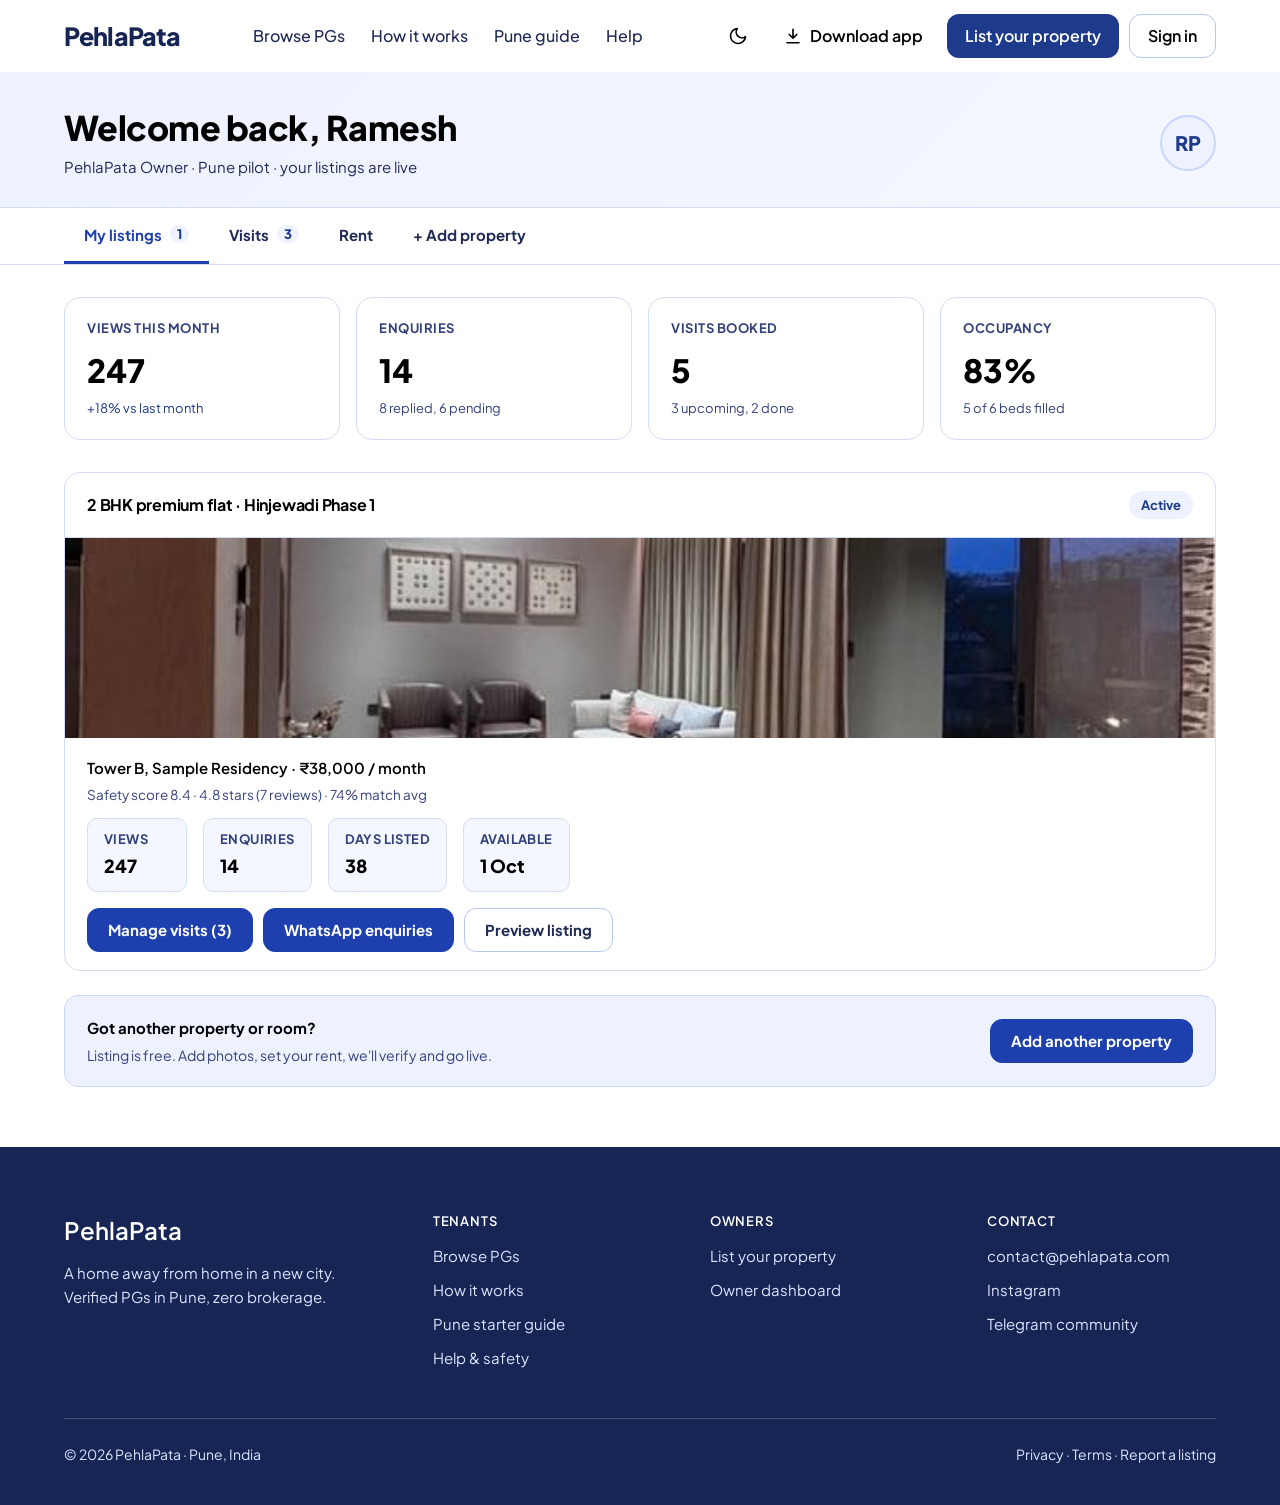
<file: owner.html>
<!DOCTYPE html>
<html lang="en" data-theme="light">
<head>
<meta charset="UTF-8">
  <link rel="icon" href="/favicon.ico" sizes="16x16 32x32 48x48">
  <link rel="icon" href="/favicon.svg" type="image/svg+xml">
  <link rel="apple-touch-icon" href="/apple-touch-icon.png">
<meta name="viewport" content="width=device-width, initial-scale=1.0">
<title>Owner Dashboard — PehlaPata</title>
<link rel="preconnect" href="https://fonts.googleapis.com">
<link rel="preconnect" href="https://fonts.gstatic.com" crossorigin>
<link href="https://fonts.googleapis.com/css2?family=Plus+Jakarta+Sans:wght@400;500;600;700;800&family=Mukta:wght@400;500;600;700&display=swap" rel="stylesheet">
<style>
  h3{font-size:16px; font-weight:700; color:var(--slate); margin:0 0 10px;}

  

  /* OWNER HEADER */
  .owner-head{background:linear-gradient(135deg,var(--orange-light),var(--bg)); border-bottom:1px solid var(--border); padding:36px 0 28px;}
  .owner-head-inner{max-width:1280px; margin:0 auto; padding:0 var(--gutter); display:flex; align-items:center; justify-content:space-between; gap:20px; flex-wrap:wrap;}
  .owner-head h1{font-family:var(--serif); font-size:clamp(26px,3.2vw,34px); font-weight:800; color:var(--slate); margin:0 0 6px;}
  .owner-head p{font-size:15px; color:var(--slate-mid); margin:0;}
  .owner-head-avatar{width:56px; height:56px; border-radius:50%; background:var(--orange-light); border:2px solid var(--orange-mid); display:flex; align-items:center; justify-content:center; font-weight:800; font-size:20px; color:var(--orange-dark);}

  /* TABS */
  .owner-tabs{background:var(--white); border-bottom:1px solid var(--border); position:sticky; top:72px; z-index:40;}
  .owner-tabs-inner{max-width:1280px; margin:0 auto; padding:0 var(--gutter); display:flex; gap:0; overflow-x:auto; scrollbar-width:none;}
  .owner-tabs-inner::-webkit-scrollbar{display:none;}
  .owner-tab{background:none; border:none; border-bottom:3px solid transparent; padding:0 20px; min-height:56px; font-family:var(--sans); font-size:15px; font-weight:700; color:var(--slate-mid); cursor:pointer; transition:all .15s; display:flex; align-items:center; gap:8px; white-space:nowrap; flex-shrink:0;}
  .owner-tab:hover{color:var(--slate);}
  .owner-tab.active{color:var(--orange); border-bottom-color:var(--orange);}
  .tab-count{background:var(--orange-light); color:var(--orange-dark); border-radius:999px; padding:1px 7px; font-size:13px; font-weight:800;}

  /* PANELS */
  .owner-panel{display:none; max-width:1280px; margin:0 auto; padding:32px var(--gutter) 60px;}
  .owner-panel.active{display:block;}
  @media(max-width:580px){.owner-panel{padding:20px var(--gutter) 40px;}}

  /* DASHBOARD */
  .stat-row{display:grid; grid-template-columns:repeat(4,minmax(0,1fr)); gap:16px; margin-bottom:32px;}
  .stat-row-3{grid-template-columns:repeat(3,minmax(0,1fr));}
  @media(max-width:720px){.stat-row{grid-template-columns:repeat(2,minmax(0,1fr));} .stat-row-3{grid-template-columns:1fr;}}
  .stat-card{background:var(--white); border:1px solid var(--border); border-radius:16px; padding:20px 22px;}
  .stat-label{font-size:13px; text-transform:uppercase; letter-spacing:.5px; color:var(--slate-soft); font-weight:700; margin:0 0 6px;}
  .stat-val{font-size:clamp(26px,3vw,32px); font-weight:800; color:var(--slate); margin:0 0 2px;}
  .stat-sub{font-size:13px; color:var(--slate-soft); margin:0;}
  .stat-positive{color:var(--green-dark);}

  .listing-mgmt{background:var(--white); border:1px solid var(--border); border-radius:16px; overflow:hidden; margin-bottom:24px;}
  .listing-mgmt-header{padding:18px 22px; border-bottom:1px solid var(--border); display:flex; align-items:center; justify-content:space-between;}
  .listing-mgmt-header h3{margin:0; font-size:16px;}
  .status-pill{padding:4px 12px; border-radius:999px; font-size:13px; font-weight:700;}
  .status-active{background:var(--green-light); color:var(--green-dark);}
  .listing-mgmt-photo{width:100%; height:200px; object-fit:cover;}
  .listing-mgmt-body{padding:18px 22px;}
  .listing-mgmt-row{display:flex; gap:16px; flex-wrap:wrap; margin-top:12px;}
  .mgmt-stat{display:flex; flex-direction:column; gap:2px; background:var(--bg); border:1px solid var(--border); border-radius:10px; padding:10px 16px; min-width:100px;}
  .mgmt-stat-label{font-size:13px; text-transform:uppercase; letter-spacing:.4px; color:var(--slate-soft); font-weight:700; margin:0;}
  .mgmt-stat-val{font-size:18px; font-weight:800; color:var(--slate); margin:0;}
  .mgmt-actions{display:flex; gap:10px; margin-top:16px; flex-wrap:wrap;}
  .btn-mgmt{padding:0 20px; min-height:44px; border-radius:12px; font-family:var(--sans); font-size:15px; font-weight:700; cursor:pointer; transition:all .15s; border:1.5px solid var(--border-light);}
  .btn-mgmt-primary{background:var(--fill); color:#fff; border-color:var(--orange);}
  .btn-mgmt-primary:hover{background:var(--fill-hover); border-color:var(--orange-dark);}
  .btn-mgmt-secondary{background:none; color:var(--slate-mid);}
  .btn-mgmt-secondary:hover{border-color:var(--blue); color:var(--slate);}
  .btn-mgmt-wa{background:#1E40AF; color:#fff; border-color:#1E40AF;}
  .btn-mgmt-wa:hover{background:#1E3A8A;}

  .visits-section{margin-top:24px;}
  .visit-item{background:var(--white); border:1px solid var(--border); border-radius:12px; padding:16px 18px; margin-bottom:10px; display:flex; align-items:center; justify-content:space-between; gap:12px; flex-wrap:wrap;}
  .visit-info h4{margin:0 0 3px; font-size:15px; color:var(--slate);}
  .visit-info p{margin:0; font-size:14px; color:var(--slate-mid);}
  .visit-actions{display:flex; gap:8px;}
  .btn-visit{padding:0 18px; min-height:40px; border-radius:10px; font-family:var(--sans); font-size:14px; font-weight:700; cursor:pointer; border:1.5px solid var(--border); background:none; color:var(--slate-mid); transition:all .15s;}
  .btn-visit-accept{border-color:var(--green); color:var(--green-dark); background:var(--green-light);}
  .btn-visit-accept:hover{background:var(--green-mid);}
  .btn-visit-decline{border-color:var(--border); color:var(--slate-soft);}
  .btn-visit-done{background:var(--bg); border-color:var(--border); color:var(--slate-soft); cursor:default;}

  /* ADD PROPERTY WIZARD */
  .wizard-wrap{max-width:680px; margin:0 auto;}
  .stepper{display:flex; align-items:center; gap:0; margin-bottom:32px;}
  .step-item{display:flex; align-items:center; gap:0; flex:1;}
  .step-num{width:32px; height:32px; border-radius:50%; display:flex; align-items:center; justify-content:center; font-size:13px; font-weight:800; flex-shrink:0; border:2px solid var(--border); background:var(--white); color:var(--slate-soft); transition:all .2s;}
  .step-num.done{background:var(--fill); border-color:var(--green); color:#fff;}
  .step-num.active{background:var(--fill); border-color:var(--orange); color:#fff;}
  .step-label{font-size:13px; font-weight:700; color:var(--slate-soft); margin-left:8px; white-space:nowrap;}
  .step-label.active{color:var(--orange);}
  .step-label.done{color:var(--green-dark);}
  .step-line{flex:1; height:2px; background:var(--border); margin:0 8px;}
  .step-line.done{background:var(--fill);}
  .wizard-card{background:var(--white); border:1px solid var(--border); border-radius:16px; padding:clamp(20px,3vw,32px);}
  .wizard-step{display:none;}
  .wizard-step.active{display:block;}
  .wizard-title{font-family:var(--serif); font-size:clamp(20px,2.4vw,24px); font-weight:800; color:var(--slate); margin:0 0 4px;}
  .wizard-sub{font-size:14.5px; color:var(--slate-soft); margin:0 0 24px;}
  .form-field{margin-bottom:18px;}
  .form-field label{display:block; font-size:14px; font-weight:700; color:var(--slate); margin-bottom:6px;}
  .form-field input,.form-field select,.form-field textarea{width:100%; padding:0 14px; min-height:46px; border:1.5px solid var(--border-light); border-radius:10px; font-family:var(--sans); font-size:16px; color:var(--slate); background:var(--bg); transition:border .15s;}
  .form-field textarea{padding:11px 14px; min-height:96px;}
  .form-field input::placeholder,.form-field textarea::placeholder{color:var(--slate-soft); opacity:1;}
  .form-field input:focus-visible,.form-field select:focus-visible,.form-field textarea:focus-visible{outline:3px solid var(--blue); outline-offset:1px; border-color:var(--blue);}
  .form-row{display:grid; grid-template-columns:1fr 1fr; gap:16px;}
  @media(max-width:520px){.form-row{grid-template-columns:1fr;}}
  .form-hint{font-size:13px; color:var(--slate-soft); margin-top:4px;}
  .checkbox-grid{display:grid; grid-template-columns:repeat(2,1fr); gap:10px; margin-top:4px;}
  .checkbox-item{display:flex; align-items:center; gap:8px; background:var(--bg); border:1.5px solid var(--border-light); border-radius:10px; padding:0 14px; min-height:46px; cursor:pointer; transition:all .15s; font-size:15px; color:var(--slate-mid);}
  .checkbox-item:focus-visible{outline:3px solid var(--blue); outline-offset:1px;}
  .checkbox-item input{position:absolute; opacity:0; width:1px; height:1px; pointer-events:none;}
  .checkbox-item.checked{background:var(--orange-light); border-color:var(--orange); color:var(--orange-dark);}
  .checkbox-box{width:18px; height:18px; border:2px solid var(--border); border-radius:5px; flex-shrink:0; display:flex; align-items:center; justify-content:center; transition:all .15s;}
  .checkbox-item.checked .checkbox-box{background:var(--fill); border-color:var(--orange);}
  .checkbox-box-check{width:10px; height:10px; border-right:2px solid #fff; border-bottom:2px solid #fff; transform:rotate(45deg) translate(-1px,-2px);}
  .stepper-row{display:flex; align-items:center; gap:12px;}
  .stepper-btn{width:44px; height:44px; border-radius:50%; border:1.5px solid var(--border); background:var(--bg); font-size:18px; font-weight:700; color:var(--slate-mid); cursor:pointer; display:flex; align-items:center; justify-content:center; transition:all .15s;}
  .stepper-btn:hover:not(:disabled){border-color:var(--orange); color:var(--orange);}
  .stepper-btn:disabled{opacity:.4; cursor:default;}
  .stepper-val{font-size:18px; font-weight:800; color:var(--slate); min-width:36px; text-align:center;}
  .photo-upload-area{border:2px dashed var(--border); border-radius:12px; padding:32px; text-align:center; cursor:pointer; transition:border-color .15s;}
  .photo-upload-area:hover{border-color:var(--orange);}
  .photo-upload-icon{width:48px; height:48px; margin:0 auto 12px; color:var(--slate-soft);}
  .photo-upload-text{font-size:15px; font-weight:700; color:var(--slate); margin:0 0 4px;}
  .photo-upload-sub{font-size:13px; color:var(--slate-soft); margin:0;}
  .photo-previews{display:grid; grid-template-columns:repeat(3,1fr); gap:10px; margin-top:16px;}
  .photo-preview{aspect-ratio:4/3; border-radius:8px; background:var(--green-light); display:flex; align-items:center; justify-content:center; color:var(--green-dark); font-size:13px; font-weight:700; border:1px solid var(--green-mid);}
  .wizard-nav{display:flex; justify-content:space-between; align-items:center; margin-top:28px; padding-top:20px; border-top:1px solid var(--border);}
  .btn-wiz-back{background:none; border:1.5px solid var(--border-light); border-radius:12px; padding:0 22px; min-height:48px; font-family:var(--sans); font-size:15px; font-weight:700; color:var(--slate-mid); cursor:pointer; transition:all .15s;}
  .btn-wiz-back:hover{border-color:var(--blue); color:var(--slate);}
  .btn-wiz-next{background:var(--fill); color:#fff; border:none; border-radius:12px; padding:0 28px; min-height:48px; font-family:var(--sans); font-size:15px; font-weight:700; cursor:pointer; transition:background .15s;}
  .btn-wiz-next:hover{background:var(--fill-hover);}
  .wizard-success{text-align:center; padding:20px 0;}
  .wizard-success-icon{width:64px; height:64px; background:var(--green-light); border-radius:50%; display:flex; align-items:center; justify-content:center; margin:0 auto 16px;}
  .wizard-success h2{font-family:var(--serif); font-size:26px; margin:0 0 8px;}
  .wizard-success p{color:var(--slate-soft); font-size:15px; max-width:440px; margin:0 auto 20px; line-height:1.6;}
  .wizard-success-steps{list-style:none; padding:0; margin:0 0 24px; text-align:left; display:inline-block;}
  .wizard-success-steps li{display:flex; align-items:flex-start; gap:10px; font-size:14.5px; color:var(--slate-mid); margin-bottom:10px;}
  .success-dot{width:20px; height:20px; border-radius:50%; background:var(--green-light); display:flex; align-items:center; justify-content:center; flex-shrink:0; margin-top:2px;}
  .success-dot svg{width:11px; height:11px; stroke:var(--green-dark); fill:none; stroke-width:2.5; stroke-linecap:round; stroke-linejoin:round;}
  .btn-success-wa{display:inline-flex; align-items:center; gap:8px; background:#1E40AF; color:#fff; border:none; border-radius:12px; padding:0 24px; min-height:48px; font-family:var(--sans); font-size:15px; font-weight:700; cursor:pointer; margin-right:10px;}
  .btn-success-back{display:inline-flex; align-items:center; gap:6px; background:none; border:1.5px solid var(--border-light); border-radius:12px; padding:0 22px; min-height:48px; font-family:var(--sans); font-size:15px; font-weight:700; color:var(--slate-mid); cursor:pointer;}
  @media(max-width:520px){.owner-head{padding:28px 0 22px;} .owner-head-inner{flex-wrap:nowrap;} .owner-head-avatar{width:44px; height:44px; font-size:16px; flex-shrink:0;} .owner-tab{padding:0 14px; font-size:14px;}}
  /* phones: the five step labels do not fit beside the numbers, so only the current step keeps its label */
  @media(max-width:620px){.step-label:not(.active){display:none;} .step-label{margin-left:6px;} .stepper{margin-bottom:24px;} .wizard-nav{gap:10px;} .btn-wiz-next,.btn-wiz-back{padding:0 18px;}}
  @media(max-width:420px){.checkbox-grid{grid-template-columns:1fr;} .photo-previews{grid-template-columns:repeat(2,1fr);} .wizard-success .btn-success-wa{margin:0 0 10px; width:100%; justify-content:center;} .btn-success-back{width:100%; justify-content:center;}}
</style>
<link rel="stylesheet" href="site.css">
</head>
<body>

<a class="skip-link" href="#main">Skip to content</a>
<header class="site-header">
  <div class="header-inner">
    <a href="index.html" class="logo">
      <span class="logo-name">PehlaPata</span>
    </a>

    <nav aria-label="Main">
      <ul class="main-nav">
        <li><a href="explore.html">Browse PGs</a></li>
        <li><a href="index.html#how-content">How it works</a></li>
        <li><a href="pune.html">Pune guide</a></li>
        <li><a href="index.html#faq">Help</a></li>
      </ul>
    </nav>

    <div class="header-actions">
      <button type="button" id="themeToggle" class="theme-toggle" aria-label="Switch between light and dark theme"><svg id="themeIcon" viewBox="0 0 24 24" fill="none" stroke="currentColor" stroke-width="2" stroke-linecap="round" stroke-linejoin="round"><path d="M21 12.79A9 9 0 1111.21 3 7 7 0 0021 12.79z"/></svg></button>
      <button type="button" class="btn-download" data-coming-soon>
        <svg aria-hidden="true" viewBox="0 0 24 24" fill="none" stroke="currentColor" stroke-width="2.2" stroke-linecap="round" stroke-linejoin="round"><path d="M12 3v12m0 0 5-5m-5 5-5-5M4 21h16"/></svg>
        <span class="cs-label" aria-live="polite">Download app</span>
      </button>
      <a href="owner.html" class="btn-owner" aria-current="page">List your property</a>
      <a href="index.html?signin=1" class="btn-signin">Sign in</a>
      <button class="nav-hamburger" id="navToggle" aria-label="Open menu" aria-expanded="false" aria-controls="navLinks">
        <span></span><span></span><span></span>
      </button>
    </div>
  </div>
</header>

<nav class="mobile-nav" id="navLinks" aria-label="Mobile navigation">
  <a href="explore.html">Browse PGs</a>
  <a href="index.html#how-content">How it works</a>
  <a href="pune.html">Pune guide</a>
  <button type="button" data-coming-soon><span class="cs-label" aria-live="polite">Download app</span></button>
  <a href="owner.html" class="mobile-owner">List your property</a>
  <a href="index.html#faq">Help</a>
</nav>

<main id="main">

<div class="owner-head">
  <div class="owner-head-inner">
    <div>
      <h1>Welcome back, Ramesh</h1>
      <p>PehlaPata Owner · Pune pilot · your listings are live</p>
    </div>
    <div class="owner-head-avatar">RP</div>
  </div>
</div>

<div class="owner-tabs">
  <div class="owner-tabs-inner" role="group" aria-label="Owner dashboard sections">
    <button type="button" class="owner-tab active" data-tab="dashboard" aria-controls="panel-dashboard" aria-current="true" onclick="showTab('dashboard')">
      My listings <span class="tab-count">1</span>
    </button>
    <button type="button" class="owner-tab" data-tab="visits" aria-controls="panel-visits" onclick="showTab('visits')">
      Visits <span class="tab-count">3</span>
    </button>
    <button type="button" class="owner-tab" data-tab="rent" aria-controls="panel-rent" onclick="showTab('rent')">
      Rent
    </button>
    <button type="button" class="owner-tab" data-tab="add" aria-controls="panel-add" onclick="showTab('add')">
      + Add property
    </button>
  </div>
</div>

<!-- DASHBOARD PANEL -->
<div class="owner-panel active" id="panel-dashboard">
  <div class="stat-row">
    <div class="stat-card">
      <p class="stat-label">Views this month</p>
      <p class="stat-val">247</p>
      <p class="stat-sub stat-positive">+18% vs last month</p>
    </div>
    <div class="stat-card">
      <p class="stat-label">Enquiries</p>
      <p class="stat-val">14</p>
      <p class="stat-sub">8 replied, 6 pending</p>
    </div>
    <div class="stat-card">
      <p class="stat-label">Visits booked</p>
      <p class="stat-val">5</p>
      <p class="stat-sub">3 upcoming, 2 done</p>
    </div>
    <div class="stat-card">
      <p class="stat-label">Occupancy</p>
      <p class="stat-val">83%</p>
      <p class="stat-sub">5 of 6 beds filled</p>
    </div>
  </div>

  <div class="listing-mgmt">
    <div class="listing-mgmt-header">
      <h3>2 BHK premium flat · Hinjewadi Phase 1</h3>
      <span class="status-pill status-active">Active</span>
    </div>
    <img src="images/flat_a_6.jpg" alt="Living room" class="listing-mgmt-photo">
    <div class="listing-mgmt-body">
      <p style="margin:0 0 4px; font-size:15px; font-weight:600; color:var(--slate);">Tower B, Sample Residency · ₹38,000 / month</p>
      <p style="margin:0; font-size:13.5px; color:var(--slate-soft);">Safety score 8.4 · 4.8 stars (7 reviews) · 74% match avg</p>
      <div class="listing-mgmt-row">
        <div class="mgmt-stat"><p class="mgmt-stat-label">Views</p><p class="mgmt-stat-val">247</p></div>
        <div class="mgmt-stat"><p class="mgmt-stat-label">Enquiries</p><p class="mgmt-stat-val">14</p></div>
        <div class="mgmt-stat"><p class="mgmt-stat-label">Days listed</p><p class="mgmt-stat-val">38</p></div>
        <div class="mgmt-stat"><p class="mgmt-stat-label">Available</p><p class="mgmt-stat-val">1 Oct</p></div>
      </div>
      <div class="mgmt-actions">
        <button class="btn-mgmt btn-mgmt-primary" onclick="showTab('visits')">Manage visits (3)</button>
        <button class="btn-mgmt btn-mgmt-wa" onclick="window.open('https://wa.me/919000012345?text=Hi+from+PehlaPata+dashboard','_blank')">WhatsApp enquiries</button>
        <button class="btn-mgmt btn-mgmt-secondary" onclick="location.href='listing.html?id=a'">Preview listing</button>
      </div>
    </div>
  </div>

  <div style="background:var(--orange-light); border:1px solid var(--orange-mid); border-radius:14px; padding:20px 22px; display:flex; align-items:center; justify-content:space-between; gap:16px; flex-wrap:wrap;">
    <div>
      <p style="margin:0 0 4px; font-weight:700; font-size:15px; color:var(--slate);">Got another property or room?</p>
      <p style="margin:0; font-size:14px; color:var(--slate-soft);">Listing is free. Add photos, set your rent, we'll verify and go live.</p>
    </div>
    <button class="btn-mgmt btn-mgmt-primary" onclick="showTab('add')" style="white-space:nowrap;">Add another property</button>
  </div>
</div>

<!-- VISITS PANEL -->
<div class="owner-panel" id="panel-visits">
  <h2 style="margin-bottom:20px;">Visit requests</h2>

  <div style="display:flex; gap:10px; margin-bottom:20px; flex-wrap:wrap;">
    <button class="btn-mgmt btn-mgmt-primary" style="padding:8px 16px; font-size:13px;">New (2)</button>
    <button class="btn-mgmt btn-mgmt-secondary" style="padding:8px 16px; font-size:13px;">Upcoming (1)</button>
    <button class="btn-mgmt btn-mgmt-secondary" style="padding:8px 16px; font-size:13px;">Done (4)</button>
  </div>

  <div id="visitsNew">
    <div class="visit-item" id="visit1">
      <div class="visit-info">
        <h4>Priya Sharma</h4>
        <p>+91 98765 43210 · Tomorrow, 11:00 am – 12:00 pm · 2 BHK Hinjewadi</p>
      </div>
      <div class="visit-actions">
        <button class="btn-visit btn-visit-accept" onclick="acceptVisit('visit1')">Accept</button>
        <button class="btn-visit btn-visit-decline" onclick="declineVisit('visit1')">Decline</button>
      </div>
    </div>
    <div class="visit-item" id="visit2">
      <div class="visit-info">
        <h4>Karthik Menon</h4>
        <p>+91 87654 32109 · Day after tomorrow, 4:00 pm – 5:00 pm · 2 BHK Hinjewadi</p>
      </div>
      <div class="visit-actions">
        <button class="btn-visit btn-visit-accept" onclick="acceptVisit('visit2')">Accept</button>
        <button class="btn-visit btn-visit-decline" onclick="declineVisit('visit2')">Decline</button>
      </div>
    </div>
  </div>

  <div class="visit-item" style="background:var(--bg); opacity:.7;">
    <div class="visit-info">
      <h4>Sneha Patil — Confirmed</h4>
      <p>+91 76543 21098 · Friday, 10:00 am – 11:00 am · 2 BHK Hinjewadi</p>
    </div>
    <div class="visit-actions">
      <button class="btn-visit btn-visit-done" disabled>Confirmed</button>
    </div>
  </div>

  <div style="margin-top:28px; padding:18px; background:var(--white); border:1px solid var(--border); border-radius:12px;">
    <h3 style="margin-bottom:10px;">Send listing on WhatsApp</h3>
    <p style="font-size:14px; color:var(--slate-soft); margin:0 0 14px;">Share your listing with any enquiry directly from WhatsApp. They can take a 360° virtual tour before deciding to visit.</p>
    <button class="btn-mgmt btn-mgmt-wa" onclick="window.open('https://wa.me/?text=Check+out+my+property+on+PehlaPata:+https://pehlapata.com/listing.html?id=a','_blank')">Share listing on WhatsApp</button>
  </div>
</div>

<!-- RENT PANEL -->
<div class="owner-panel" id="panel-rent">
  <h2 style="margin-bottom:20px;">Rent & reminders</h2>

  <div class="stat-row stat-row-3">
    <div class="stat-card">
      <p class="stat-label">This month</p>
      <p class="stat-val">₹38,000</p>
      <p class="stat-sub stat-positive">Received 16 Sep</p>
    </div>
    <div class="stat-card">
      <p class="stat-label">Next due</p>
      <p class="stat-val">16 Oct</p>
      <p class="stat-sub">20 days away</p>
    </div>
    <div class="stat-card">
      <p class="stat-label">Deposit held</p>
      <p class="stat-val">₹1,14,000</p>
      <p class="stat-sub">3 months · Karthik R.</p>
    </div>
  </div>

  <div style="background:var(--white); border:1px solid var(--border); border-radius:16px; overflow:hidden;">
    <div style="padding:18px 22px; border-bottom:1px solid var(--border); display:flex; align-items:center; justify-content:space-between;">
      <h3 style="margin:0;">Tenant: Karthik Raghavan</h3>
      <span class="status-pill status-active">Rent paid</span>
    </div>
    <div style="padding:18px 22px;">
      <div style="display:flex; gap:16px; flex-wrap:wrap; margin-bottom:16px;">
        <div class="mgmt-stat"><p class="mgmt-stat-label">Monthly rent</p><p class="mgmt-stat-val">₹38,000</p></div>
        <div class="mgmt-stat"><p class="mgmt-stat-label">Last paid</p><p class="mgmt-stat-val">16 Sep</p></div>
        <div class="mgmt-stat"><p class="mgmt-stat-label">Next due</p><p class="mgmt-stat-val">16 Oct</p></div>
        <div class="mgmt-stat"><p class="mgmt-stat-label">Agreement</p><p class="mgmt-stat-val">11 months</p></div>
      </div>
      <div style="display:flex; gap:10px; flex-wrap:wrap;">
        <button class="btn-mgmt btn-mgmt-wa" onclick="window.open('https://wa.me/919876543216?text=Hi+Karthik,+rent+of+₹38,000+is+due+on+16+Oct.+Please+pay+via+UPI:+owner@upi','_blank')">Send rent reminder</button>
        <button class="btn-mgmt btn-mgmt-secondary">View payment history</button>
        <button class="btn-mgmt btn-mgmt-secondary">Download receipt</button>
      </div>
    </div>
  </div>

  <div style="margin-top:20px; background:var(--green-light); border:1px solid var(--green-mid); border-radius:12px; padding:18px 22px;">
    <h3 style="color:var(--green-dark); margin-bottom:8px;">Tenant paperwork</h3>
    <p style="font-size:14px; color:var(--slate-mid); margin:0 0 14px;">Leave and licence agreement, police verification and ID check — all done digitally. Send the links to your tenant from here.</p>
    <div style="display:flex; gap:10px; flex-wrap:wrap;">
      <button class="btn-mgmt btn-mgmt-secondary" style="border-color:var(--green-mid); color:var(--green-dark);">Send e-sign link</button>
      <button class="btn-mgmt btn-mgmt-secondary" style="border-color:var(--green-mid); color:var(--green-dark);">Police verification</button>
      <button class="btn-mgmt btn-mgmt-secondary" style="border-color:var(--green-mid); color:var(--green-dark);">ID via DigiLocker</button>
    </div>
  </div>
</div>

<!-- ADD PROPERTY PANEL -->
<div class="owner-panel" id="panel-add">
  <div class="wizard-wrap">

    <div class="stepper" id="wizardStepper">
      <div class="step-item">
        <div class="step-num active" id="sn1">1</div>
        <span class="step-label active" id="sl1">Basics</span>
      </div>
      <div class="step-line" id="line1"></div>
      <div class="step-item">
        <div class="step-num" id="sn2">2</div>
        <span class="step-label" id="sl2">Rooms</span>
      </div>
      <div class="step-line" id="line2"></div>
      <div class="step-item">
        <div class="step-num" id="sn3">3</div>
        <span class="step-label" id="sl3">Features</span>
      </div>
      <div class="step-line" id="line3"></div>
      <div class="step-item">
        <div class="step-num" id="sn4">4</div>
        <span class="step-label" id="sl4">Location</span>
      </div>
      <div class="step-line" id="line4"></div>
      <div class="step-item">
        <div class="step-num" id="sn5">5</div>
        <span class="step-label" id="sl5">Photos</span>
      </div>
    </div>

    <div class="wizard-card">

      <!-- Step 1: Basics -->
      <div class="wizard-step active" id="step1">
        <h2 class="wizard-title">Property basics</h2>
        <p class="wizard-sub">Tell us what kind of place you have and the rent you want.</p>
        <div class="form-field">
          <label>Property type</label>
          <select><option>PG (Paying Guest)</option><option>Shared flat / room</option><option>1 BHK whole flat</option><option>2 BHK whole flat</option><option>3 BHK whole flat</option><option>Studio / 1 RK</option></select>
        </div>
        <div class="form-row">
          <div class="form-field">
            <label>Monthly rent (₹)</label>
            <input type="number" placeholder="e.g. 12000" min="1000">
          </div>
          <div class="form-field">
            <label>Deposit (₹)</label>
            <input type="number" placeholder="e.g. 24000">
          </div>
        </div>
        <div class="form-row">
          <div class="form-field">
            <label>Maintenance (₹ / month)</label>
            <input type="number" placeholder="0 if included in rent">
          </div>
          <div class="form-field">
            <label>Available from</label>
            <input type="date">
          </div>
        </div>
        <div class="form-field">
          <label>Property name / building name</label>
          <input type="text" placeholder="e.g. Sunrise Heights, Flat 302">
        </div>
        <div class="form-field">
          <label>Who is this for?</label>
          <div class="checkbox-grid">
            <div class="checkbox-item" role="checkbox" tabindex="0" aria-checked="false" onclick="toggleCheck(this)" onkeydown="if(event.key===' '||event.key==='Enter'){event.preventDefault();toggleCheck(this)}"><span class="checkbox-box"><span class="checkbox-box-check"></span></span>Working professionals</div>
            <div class="checkbox-item" role="checkbox" tabindex="0" aria-checked="false" onclick="toggleCheck(this)" onkeydown="if(event.key===' '||event.key==='Enter'){event.preventDefault();toggleCheck(this)}"><span class="checkbox-box"><span class="checkbox-box-check"></span></span>Students</div>
            <div class="checkbox-item" role="checkbox" tabindex="0" aria-checked="false" onclick="toggleCheck(this)" onkeydown="if(event.key===' '||event.key==='Enter'){event.preventDefault();toggleCheck(this)}"><span class="checkbox-box"><span class="checkbox-box-check"></span></span>Women only</div>
            <div class="checkbox-item" role="checkbox" tabindex="0" aria-checked="false" onclick="toggleCheck(this)" onkeydown="if(event.key===' '||event.key==='Enter'){event.preventDefault();toggleCheck(this)}"><span class="checkbox-box"><span class="checkbox-box-check"></span></span>Couples welcome</div>
          </div>
        </div>
        <div class="wizard-nav">
          <span style="font-size:13px; color:var(--slate-soft);">Step 1 of 5</span>
          <button class="btn-wiz-next" onclick="nextStep(1)">Next: Rooms</button>
        </div>
      </div>

      <!-- Step 2: Rooms -->
      <div class="wizard-step" id="step2">
        <h2 class="wizard-title">Rooms and beds</h2>
        <p class="wizard-sub">Tell us how many rooms and beds your property has.</p>
        <div class="form-field">
          <label>Total bedrooms</label>
          <div class="stepper-row">
            <button class="stepper-btn" onclick="adjustVal('bedrooms',-1,1,10)">−</button>
            <span class="stepper-val" id="bedrooms-val">2</span>
            <button class="stepper-btn" onclick="adjustVal('bedrooms',1,1,10)">+</button>
          </div>
        </div>
        <div class="form-field">
          <label>Total beds available for rent</label>
          <div class="stepper-row">
            <button class="stepper-btn" onclick="adjustVal('beds',-1,1,20)">−</button>
            <span class="stepper-val" id="beds-val">3</span>
            <button class="stepper-btn" onclick="adjustVal('beds',1,1,20)">+</button>
          </div>
        </div>
        <div class="form-field">
          <label>Bathrooms</label>
          <div class="stepper-row">
            <button class="stepper-btn" onclick="adjustVal('baths',-1,1,6)">−</button>
            <span class="stepper-val" id="baths-val">2</span>
            <button class="stepper-btn" onclick="adjustVal('baths',1,1,6)">+</button>
          </div>
        </div>
        <div class="form-field">
          <label>Floor</label>
          <input type="text" placeholder="e.g. 4th of 12, Ground floor">
        </div>
        <div class="form-field">
          <label>Furnishing</label>
          <select><option>Fully furnished</option><option>Semi-furnished</option><option>Unfurnished</option></select>
        </div>
        <div class="form-field">
          <label>Sharing type</label>
          <div class="checkbox-grid">
            <div class="checkbox-item" role="checkbox" tabindex="0" aria-checked="false" onclick="toggleCheck(this)" onkeydown="if(event.key===' '||event.key==='Enter'){event.preventDefault();toggleCheck(this)}"><span class="checkbox-box"><span class="checkbox-box-check"></span></span>Single occupancy</div>
            <div class="checkbox-item checked" role="checkbox" tabindex="0" aria-checked="true" onclick="toggleCheck(this)" onkeydown="if(event.key===' '||event.key==='Enter'){event.preventDefault();toggleCheck(this)}"><span class="checkbox-box"><span class="checkbox-box-check"></span></span>Twin sharing</div>
            <div class="checkbox-item" role="checkbox" tabindex="0" aria-checked="false" onclick="toggleCheck(this)" onkeydown="if(event.key===' '||event.key==='Enter'){event.preventDefault();toggleCheck(this)}"><span class="checkbox-box"><span class="checkbox-box-check"></span></span>Triple sharing</div>
            <div class="checkbox-item" role="checkbox" tabindex="0" aria-checked="false" onclick="toggleCheck(this)" onkeydown="if(event.key===' '||event.key==='Enter'){event.preventDefault();toggleCheck(this)}"><span class="checkbox-box"><span class="checkbox-box-check"></span></span>Whole flat only</div>
          </div>
        </div>
        <div class="wizard-nav">
          <button class="btn-wiz-back" onclick="prevStep(2)">Back</button>
          <button class="btn-wiz-next" onclick="nextStep(2)">Next: Features</button>
        </div>
      </div>

      <!-- Step 3: Features -->
      <div class="wizard-step" id="step3">
        <h2 class="wizard-title">Features and rules</h2>
        <p class="wizard-sub">What's included and what are the house rules?</p>
        <div class="form-field">
          <label>Included amenities</label>
          <div class="checkbox-grid">
            <div class="checkbox-item" role="checkbox" tabindex="0" aria-checked="false" onclick="toggleCheck(this)" onkeydown="if(event.key===' '||event.key==='Enter'){event.preventDefault();toggleCheck(this)}"><span class="checkbox-box"><span class="checkbox-box-check"></span></span>Wi-Fi</div>
            <div class="checkbox-item" role="checkbox" tabindex="0" aria-checked="false" onclick="toggleCheck(this)" onkeydown="if(event.key===' '||event.key==='Enter'){event.preventDefault();toggleCheck(this)}"><span class="checkbox-box"><span class="checkbox-box-check"></span></span>AC</div>
            <div class="checkbox-item" role="checkbox" tabindex="0" aria-checked="false" onclick="toggleCheck(this)" onkeydown="if(event.key===' '||event.key==='Enter'){event.preventDefault();toggleCheck(this)}"><span class="checkbox-box"><span class="checkbox-box-check"></span></span>Meals included</div>
            <div class="checkbox-item" role="checkbox" tabindex="0" aria-checked="false" onclick="toggleCheck(this)" onkeydown="if(event.key===' '||event.key==='Enter'){event.preventDefault();toggleCheck(this)}"><span class="checkbox-box"><span class="checkbox-box-check"></span></span>Laundry</div>
            <div class="checkbox-item" role="checkbox" tabindex="0" aria-checked="false" onclick="toggleCheck(this)" onkeydown="if(event.key===' '||event.key==='Enter'){event.preventDefault();toggleCheck(this)}"><span class="checkbox-box"><span class="checkbox-box-check"></span></span>Parking</div>
            <div class="checkbox-item" role="checkbox" tabindex="0" aria-checked="false" onclick="toggleCheck(this)" onkeydown="if(event.key===' '||event.key==='Enter'){event.preventDefault();toggleCheck(this)}"><span class="checkbox-box"><span class="checkbox-box-check"></span></span>Power backup</div>
            <div class="checkbox-item" role="checkbox" tabindex="0" aria-checked="false" onclick="toggleCheck(this)" onkeydown="if(event.key===' '||event.key==='Enter'){event.preventDefault();toggleCheck(this)}"><span class="checkbox-box"><span class="checkbox-box-check"></span></span>Pool / gym</div>
            <div class="checkbox-item" role="checkbox" tabindex="0" aria-checked="false" onclick="toggleCheck(this)" onkeydown="if(event.key===' '||event.key==='Enter'){event.preventDefault();toggleCheck(this)}"><span class="checkbox-box"><span class="checkbox-box-check"></span></span>CCTV / guard</div>
          </div>
        </div>
        <div class="form-field">
          <label>House rules</label>
          <div class="checkbox-grid">
            <div class="checkbox-item" role="checkbox" tabindex="0" aria-checked="false" onclick="toggleCheck(this)" onkeydown="if(event.key===' '||event.key==='Enter'){event.preventDefault();toggleCheck(this)}"><span class="checkbox-box"><span class="checkbox-box-check"></span></span>Veg kitchen</div>
            <div class="checkbox-item" role="checkbox" tabindex="0" aria-checked="false" onclick="toggleCheck(this)" onkeydown="if(event.key===' '||event.key==='Enter'){event.preventDefault();toggleCheck(this)}"><span class="checkbox-box"><span class="checkbox-box-check"></span></span>No smoking</div>
            <div class="checkbox-item" role="checkbox" tabindex="0" aria-checked="false" onclick="toggleCheck(this)" onkeydown="if(event.key===' '||event.key==='Enter'){event.preventDefault();toggleCheck(this)}"><span class="checkbox-box"><span class="checkbox-box-check"></span></span>No pets</div>
            <div class="checkbox-item" role="checkbox" tabindex="0" aria-checked="false" onclick="toggleCheck(this)" onkeydown="if(event.key===' '||event.key==='Enter'){event.preventDefault();toggleCheck(this)}"><span class="checkbox-box"><span class="checkbox-box-check"></span></span>Guests allowed</div>
          </div>
        </div>
        <div class="form-field">
          <label>Anything else? (optional)</label>
          <textarea rows="3" placeholder="Quiet building, curfew at 11 pm, gated society..."></textarea>
        </div>
        <div class="wizard-nav">
          <button class="btn-wiz-back" onclick="prevStep(3)">Back</button>
          <button class="btn-wiz-next" onclick="nextStep(3)">Next: Location</button>
        </div>
      </div>

      <!-- Step 4: Location -->
      <div class="wizard-step" id="step4">
        <h2 class="wizard-title">Location</h2>
        <p class="wizard-sub">Your full address and the nearest college or IT park. This is what tenants use to calculate commute times.</p>
        <div class="form-field">
          <label>Full address</label>
          <textarea rows="3" placeholder="Flat 302, Tower C, Sunrise Heights, Wakad, Pune, Maharashtra 411057"></textarea>
          <p class="form-hint">Include society name, tower, flat number, area and PIN code.</p>
        </div>
        <div class="form-field">
          <label>Nearest IT park or college (optional)</label>
          <select>
            <option value="">Select nearest landmark</option>
            <optgroup label="IT parks">
              <option>Hinjewadi Phase 1</option>
              <option>Hinjewadi Phase 2</option>
              <option>Hinjewadi Phase 3</option>
              <option>Kharadi EON IT Park</option>
              <option>Magarpatta Cybercity</option>
            </optgroup>
            <optgroup label="Colleges">
              <option>MIT Pune (Kothrud)</option>
              <option>COEP (Shivajinagar)</option>
              <option>Symbiosis (Viman Nagar)</option>
              <option>Pune University (Aundh)</option>
            </optgroup>
          </select>
        </div>
        <div class="form-row">
          <div class="form-field">
            <label>Bus stop distance</label>
            <input type="text" placeholder="e.g. 300 m, 5 min walk">
          </div>
          <div class="form-field">
            <label>Grocery distance</label>
            <input type="text" placeholder="e.g. 200 m, 2 min walk">
          </div>
        </div>
        <div class="form-field">
          <label>Google Maps link (optional)</label>
          <input type="url" placeholder="https://maps.google.com/...">
          <p class="form-hint">Paste the share link from Google Maps for your exact pin.</p>
        </div>
        <div class="wizard-nav">
          <button class="btn-wiz-back" onclick="prevStep(4)">Back</button>
          <button class="btn-wiz-next" onclick="nextStep(4)">Next: Photos</button>
        </div>
      </div>

      <!-- Step 5: Photos -->
      <div class="wizard-step" id="step5">
        <h2 class="wizard-title">Photos</h2>
        <p class="wizard-sub">Listings with 5+ photos get 3× more enquiries. Include the bedroom, kitchen, bathroom and a common area.</p>
        <div class="photo-upload-area" onclick="document.getElementById('photoInput').click()">
          <div class="photo-upload-icon"><svg viewBox="0 0 24 24" fill="none" stroke="currentColor" stroke-width="1.5"><rect x="3" y="3" width="18" height="18" rx="2"/><circle cx="8.5" cy="8.5" r="1.5"/><polyline points="21 15 16 10 5 21"/></svg></div>
          <p class="photo-upload-text">Tap to add photos</p>
          <p class="photo-upload-sub">JPG or PNG · up to 10 photos · min 800×600 px</p>
          <input type="file" id="photoInput" multiple accept="image/*" style="display:none;" onchange="previewPhotos(this)">
        </div>
        <div class="photo-previews" id="photoPreviews" style="display:none;"></div>
        <div style="margin-top:20px; background:var(--bg); border:1px solid var(--border); border-radius:12px; padding:16px 18px;">
          <p style="font-size:14px; font-weight:700; color:var(--slate); margin:0 0 6px;">No camera handy?</p>
          <p style="font-size:13.5px; color:var(--slate-soft); margin:0 0 12px;">Send your photos on WhatsApp and we'll add them to your listing.</p>
          <a href="https://wa.me/919000012345?text=I+want+to+add+photos+to+my+PehlaPata+listing" target="_blank" rel="noopener" class="btn-mgmt btn-mgmt-wa" style="display:inline-flex; align-items:center; gap:6px; font-size:13px; padding:9px 16px;">Send photos on WhatsApp</a>
        </div>
        <div class="wizard-nav">
          <button class="btn-wiz-back" onclick="prevStep(5)">Back</button>
          <button class="btn-wiz-next" onclick="submitWizard()" style="background:var(--green);">Submit listing</button>
        </div>
      </div>

      <!-- Success -->
      <div class="wizard-step" id="stepSuccess">
        <div class="wizard-success">
          <div class="wizard-success-icon"><svg width="32" height="32" viewBox="0 0 24 24" fill="none"><path d="M5 12l5 5L20 7" stroke="#1E40AF" stroke-width="2.5" stroke-linecap="round" stroke-linejoin="round"/></svg></div>
          <h2>Listing submitted!</h2>
          <p>Our Pune team will visit your property within 2–3 working days to verify and take final photos. Once verified, your listing goes live.</p>
          <ul class="wizard-success-steps">
            <li><span class="success-dot"><svg viewBox="0 0 12 12"><path d="M2 6l3 3 5-5" stroke-linecap="round" stroke-linejoin="round"/></svg></span>Property details saved</li>
            <li><span class="success-dot"><svg viewBox="0 0 12 12"><path d="M2 6l3 3 5-5" stroke-linecap="round" stroke-linejoin="round"/></svg></span>Verification visit being scheduled</li>
            <li><span class="success-dot"><svg viewBox="0 0 12 12"><path d="M2 6l3 3 5-5" stroke-linecap="round" stroke-linejoin="round"/></svg></span>Listing will go live after verification</li>
          </ul>
          <div style="display:flex; gap:10px; justify-content:center; flex-wrap:wrap;">
            <a href="https://wa.me/919000012345?text=I+submitted+my+property+on+PehlaPata" target="_blank" rel="noopener" class="btn-success-wa">
              <svg width="18" height="18" viewBox="0 0 24 24" fill="white"><path d="M17.472 14.382c-.297-.149-1.758-.867-2.03-.967-.273-.099-.471-.148-.67.15-.197.297-.767.966-.94 1.164-.173.199-.347.223-.644.075-.297-.15-1.255-.463-2.39-1.475-.883-.788-1.48-1.761-1.653-2.059-.173-.297-.018-.458.13-.606.134-.133.298-.347.446-.52.149-.174.198-.298.298-.497.099-.198.05-.371-.025-.52-.075-.149-.669-1.612-.916-2.207-.242-.579-.487-.5-.669-.51-.173-.008-.371-.01-.57-.01-.198 0-.52.074-.792.372-.272.297-1.04 1.016-1.04 2.479 0 1.462 1.065 2.875 1.213 3.074.149.198 2.096 3.2 5.077 4.487.709.306 1.262.489 1.694.625.712.227 1.36.195 1.871.118.571-.085 1.758-.719 2.006-1.413.248-.694.248-1.289.173-1.413-.074-.124-.272-.198-.57-.347m-5.421 7.403h-.004a9.87 9.87 0 01-5.031-1.378l-.361-.214-3.741.982.998-3.648-.235-.374a9.86 9.86 0 01-1.51-5.26c.001-5.45 4.436-9.884 9.888-9.884 2.64 0 5.122 1.03 6.988 2.898a9.825 9.825 0 012.893 6.994c-.003 5.45-4.437 9.884-9.885 9.884m8.413-18.297A11.815 11.815 0 0012.05 0C5.495 0 .16 5.335.157 11.892c0 2.096.547 4.142 1.588 5.945L.057 24l6.305-1.654a11.882 11.882 0 005.683 1.448h.005c6.554 0 11.89-5.335 11.893-11.893a11.821 11.821 0 00-3.48-8.413z"/></svg>
              WhatsApp us
            </a>
            <button class="btn-success-back" onclick="showTab('dashboard')">Back to dashboard</button>
          </div>
        </div>
      </div>

    </div>
  </div>
</div>

</main>

<footer>
  <div class="footer-inner">
    <div class="footer-grid">
      <div class="footer-brand">
        <span class="footer-wordmark">PehlaPata</span>
        <p>A home away from home in a new city. Verified PGs in Pune, zero brokerage.</p>
      </div>
      <div class="footer-col">
        <span class="footer-col-title">Tenants</span>
        <a href="explore.html">Browse PGs</a>
        <a href="index.html#how-content">How it works</a>
        <a href="pune.html">Pune starter guide</a>
        <a href="index.html#faq">Help &amp; safety</a>
      </div>
      <div class="footer-col">
        <span class="footer-col-title">Owners</span>
        <a href="owner.html">List your property</a>
        <a href="owner.html">Owner dashboard</a>
      </div>
      <div class="footer-col">
        <span class="footer-col-title">Contact</span>
        <a href="mailto:contact@pehlapata.com">contact@pehlapata.com</a>
        <a href="https://instagram.com/pehlapata" target="_blank" rel="noopener">Instagram</a>
        <a href="https://t.me/pehlapata" target="_blank" rel="noopener">Telegram community</a>
      </div>
    </div>
    <div class="footer-bottom">
      <span>© 2026 PehlaPata · Pune, India</span>
      <span>Privacy · Terms · Report a listing</span>
    </div>
  </div>
</footer>

<script>
  // Theme
  (function(){
    const saved = localStorage.getItem('mm-theme') || 'light';
    document.documentElement.setAttribute('data-theme', saved);
  })();
  document.getElementById('themeToggle').addEventListener('click', function(){
    const html = document.documentElement;
    const next = html.getAttribute('data-theme') === 'dark' ? 'light' : 'dark';
    html.setAttribute('data-theme', next);
    localStorage.setItem('mm-theme', next);
  });

  // Option chips in the wizard (keyboard and mouse)
  function toggleCheck(el) {
    const on = el.classList.toggle('checked');
    el.setAttribute('aria-checked', String(on));
  }

  // Tab switching
  function showTab(name) {
    document.querySelectorAll('.owner-panel').forEach(p => p.classList.remove('active'));
    document.querySelectorAll('.owner-tab').forEach(t => t.classList.remove('active'));
    document.getElementById('panel-' + name).classList.add('active');
    document.querySelectorAll('.owner-tab').forEach(t => t.removeAttribute('aria-current'));
    const activeTab = document.querySelector(`[data-tab="${name}"]`);
    activeTab.classList.add('active'); activeTab.setAttribute('aria-current', 'true');
    activeTab.scrollIntoView({block:'nearest', inline:'center'});
    window.scrollTo({top:0, behavior:'smooth'});
  }

  // Wizard step navigation
  let currentStep = 1;
  const TOTAL_STEPS = 5;

  function updateStepper(toStep) {
    for (let i = 1; i <= TOTAL_STEPS; i++) {
      const sn = document.getElementById('sn' + i);
      const sl = document.getElementById('sl' + i);
      sn.classList.remove('active','done');
      sl.classList.remove('active','done');
      if (i < toStep) { sn.classList.add('done'); sl.classList.add('done'); sn.textContent = '✓'; }
      else if (i === toStep) { sn.classList.add('active'); sl.classList.add('active'); sn.textContent = i; }
      else { sn.textContent = i; }
      if (i < TOTAL_STEPS) document.getElementById('line' + i).classList.toggle('done', i < toStep);
    }
  }

  function nextStep(from) {
    document.getElementById('step' + from).classList.remove('active');
    currentStep = from + 1;
    document.getElementById('step' + currentStep).classList.add('active');
    updateStepper(currentStep);
    document.querySelector('.wizard-card').scrollIntoView({behavior:'smooth', block:'start'});
  }

  function prevStep(from) {
    document.getElementById('step' + from).classList.remove('active');
    currentStep = from - 1;
    document.getElementById('step' + currentStep).classList.add('active');
    updateStepper(currentStep);
    document.querySelector('.wizard-card').scrollIntoView({behavior:'smooth', block:'start'});
  }

  function submitWizard() {
    document.getElementById('step5').classList.remove('active');
    document.getElementById('stepSuccess').classList.add('active');
    for (let i = 1; i <= TOTAL_STEPS; i++) {
      const sn = document.getElementById('sn' + i);
      const sl = document.getElementById('sl' + i);
      sn.classList.remove('active'); sn.classList.add('done'); sn.textContent = '✓';
      sl.classList.remove('active'); sl.classList.add('done');
      if (i < TOTAL_STEPS) document.getElementById('line' + i).classList.add('done');
    }
    document.querySelector('.wizard-card').scrollIntoView({behavior:'smooth', block:'start'});
  }

  // Stepper +/- buttons
  const stepperVals = { bedrooms: 2, beds: 3, baths: 2 };
  function adjustVal(key, delta, min, max) {
    stepperVals[key] = Math.min(max, Math.max(min, stepperVals[key] + delta));
    document.getElementById(key + '-val').textContent = stepperVals[key];
  }

  // Photo preview
  function previewPhotos(input) {
    const files = Array.from(input.files).slice(0, 10);
    const wrap = document.getElementById('photoPreviews');
    wrap.style.display = 'grid';
    wrap.innerHTML = files.map((f,i) => {
      const url = URL.createObjectURL(f);
      return `<div class="photo-preview" style="background:none; padding:0;"><img src="${url}" style="width:100%;height:100%;object-fit:cover;border-radius:8px;" alt="Photo ${i+1}"></div>`;
    }).join('');
  }

  // Visit actions
  function acceptVisit(id) {
    const el = document.getElementById(id);
    const name = el.querySelector('h4').textContent;
    el.querySelector('.visit-actions').innerHTML = `<button class="btn-visit btn-visit-done" disabled>Confirmed</button>`;
    el.style.opacity = '0.7';
  }
  function declineVisit(id) {
    const el = document.getElementById(id);
    el.style.transition = 'opacity .3s';
    el.style.opacity = '0';
    setTimeout(() => el.remove(), 300);
  }

  // Check URL hash for tab
  const hash = location.hash.replace('#','');
  if (hash === 'add') showTab('add');
</script>
<script src="site.js" defer></script>
</body>
</html>
</file>
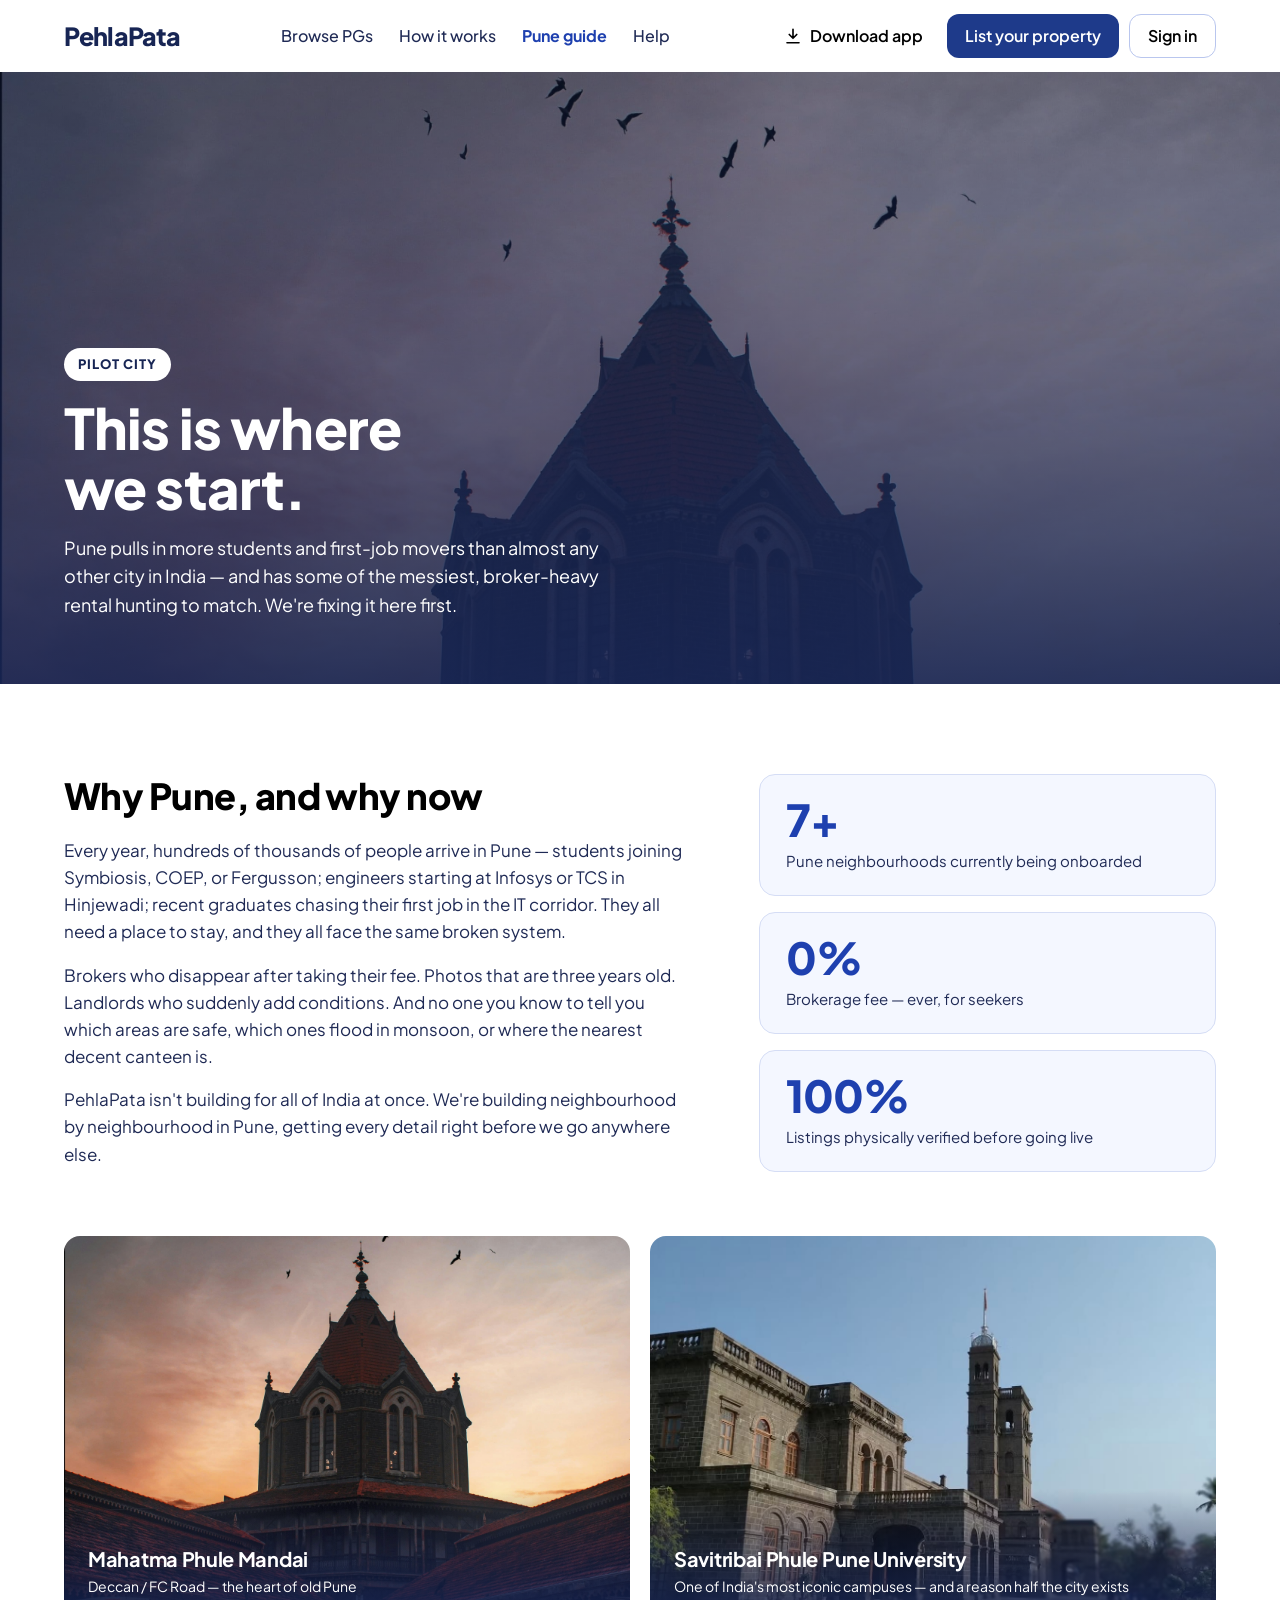
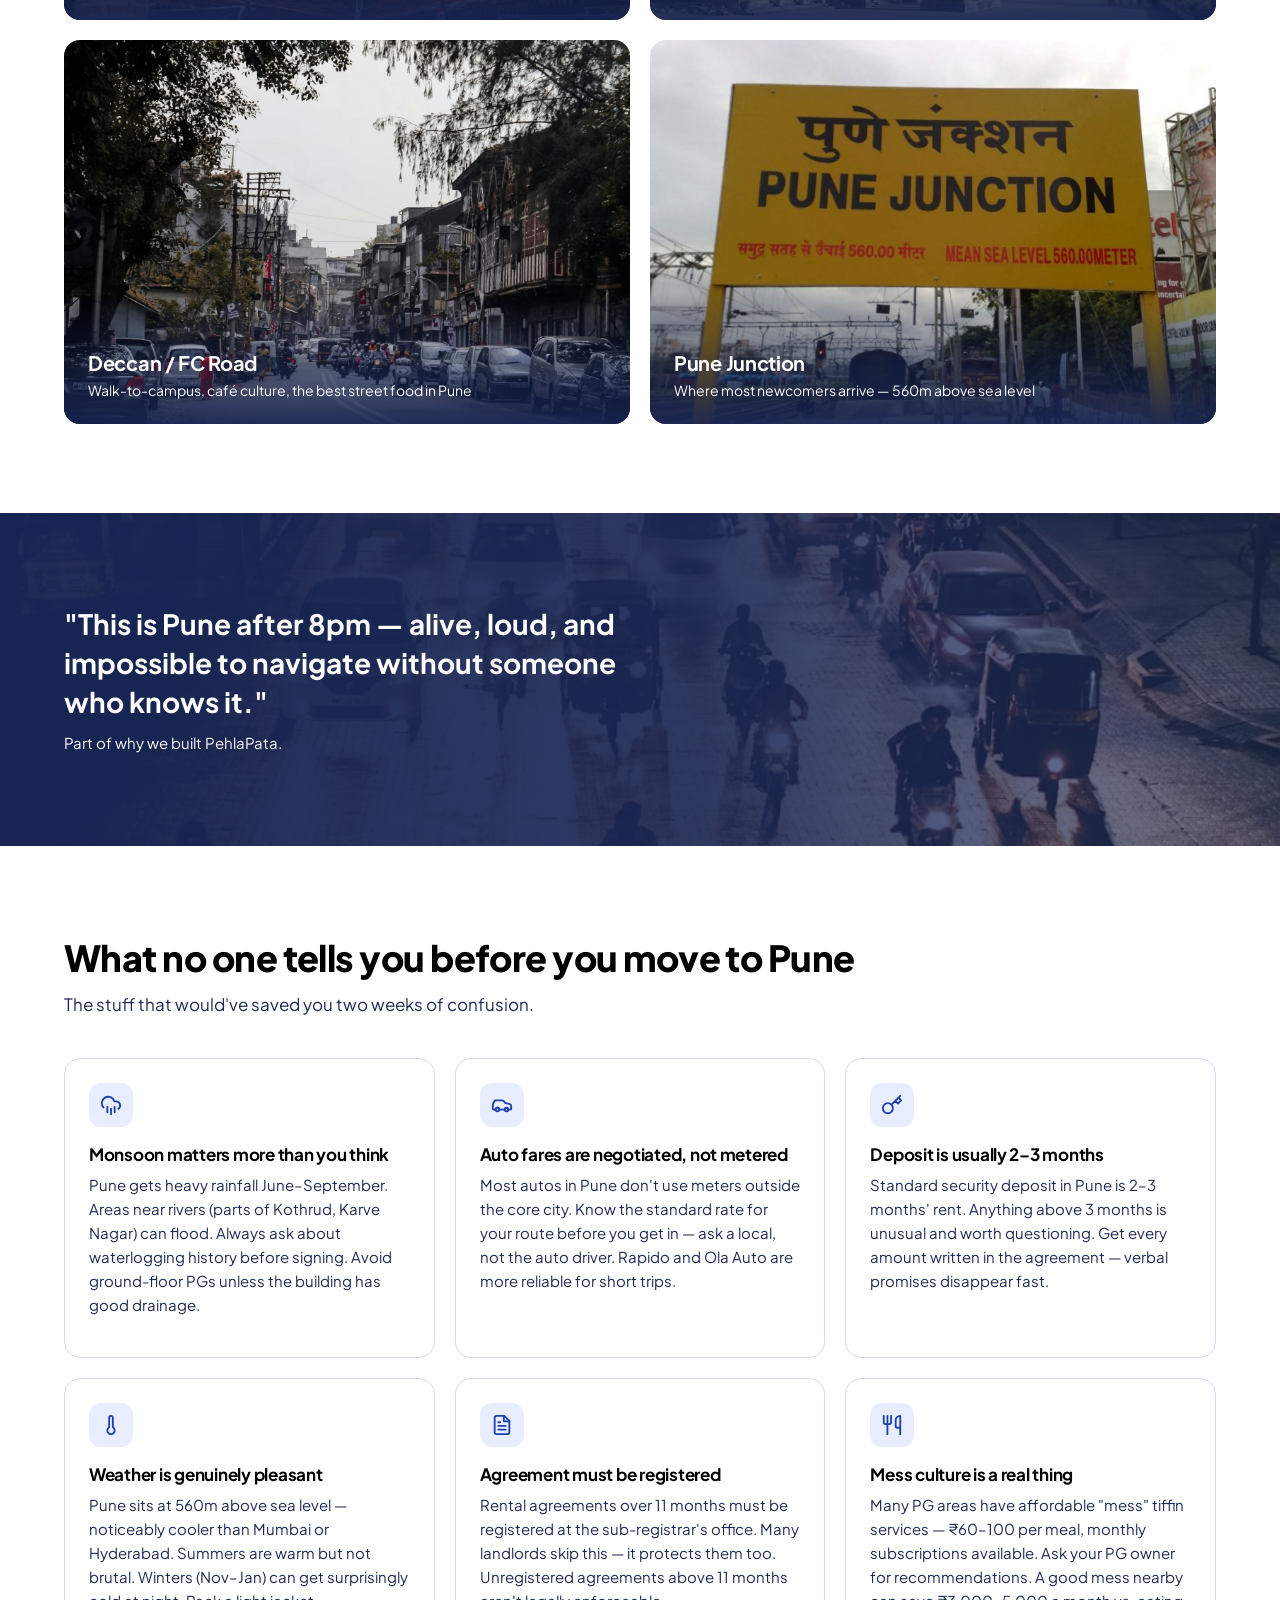
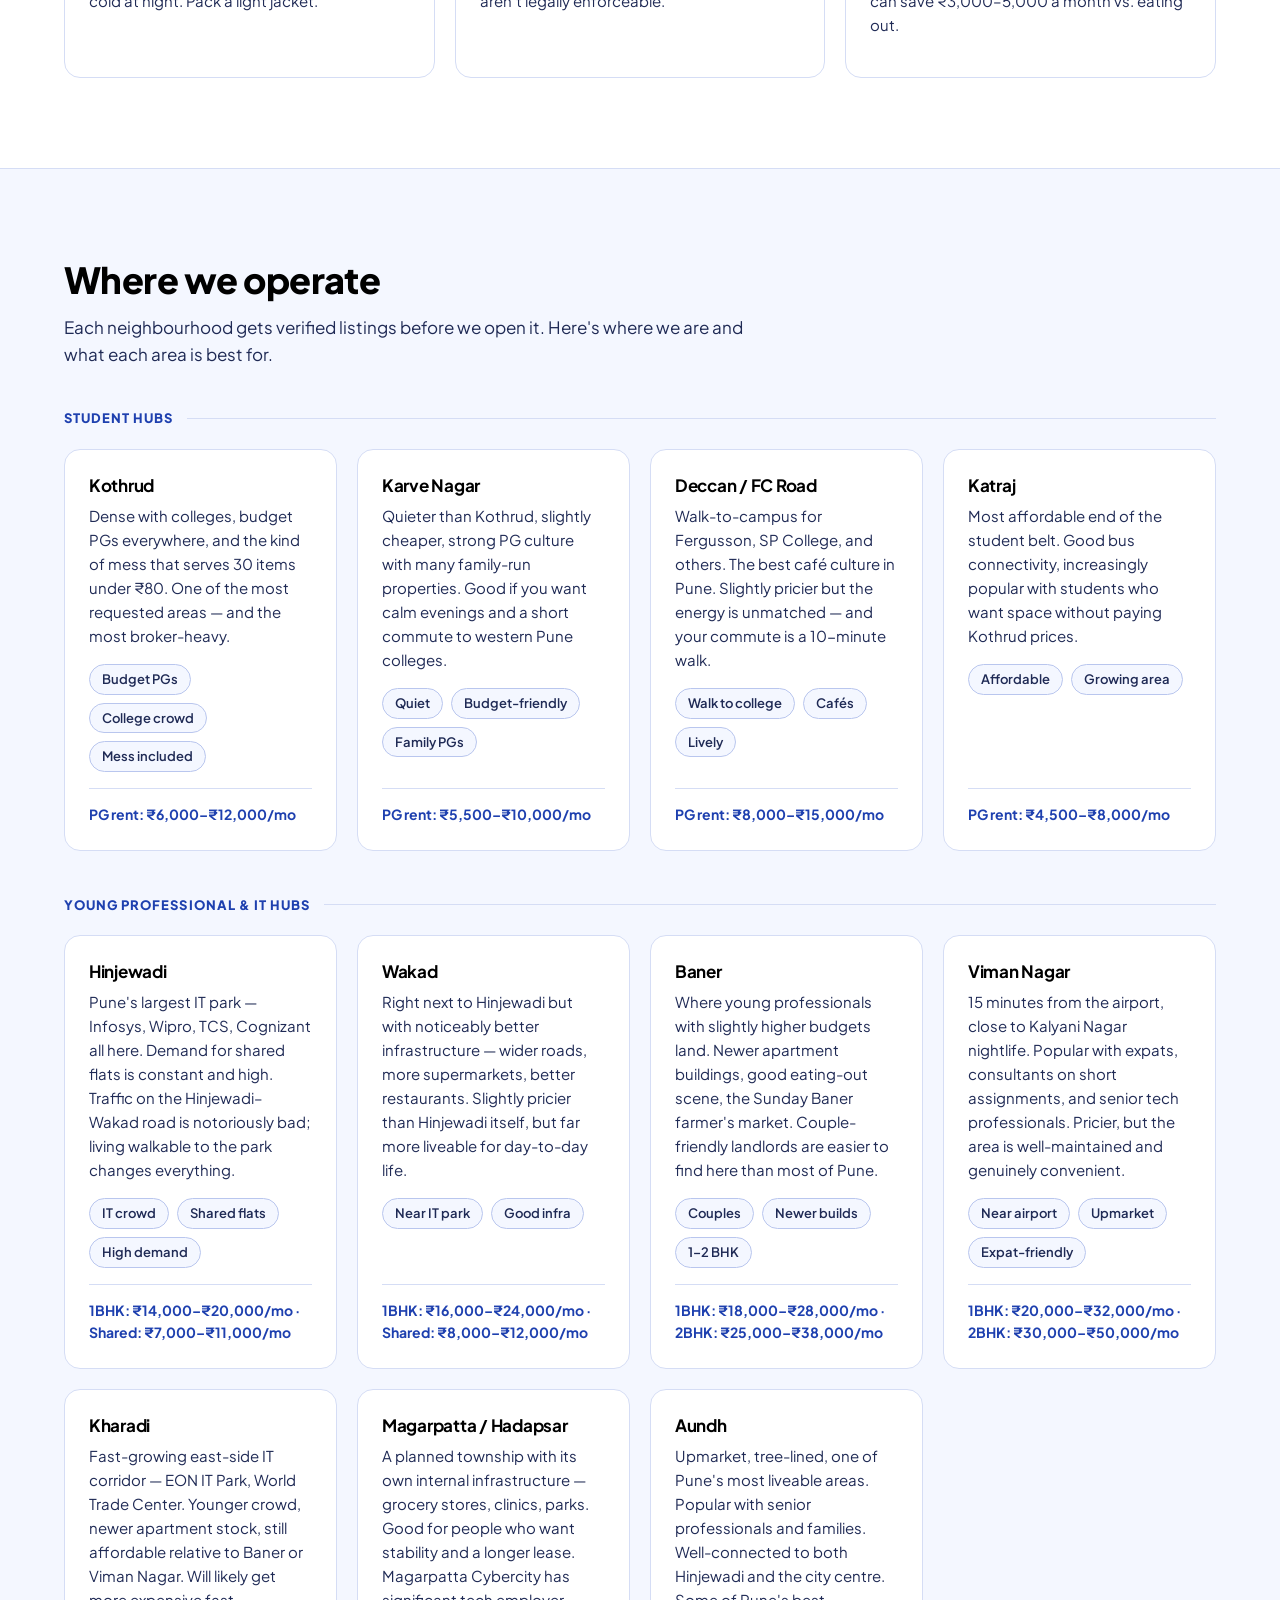
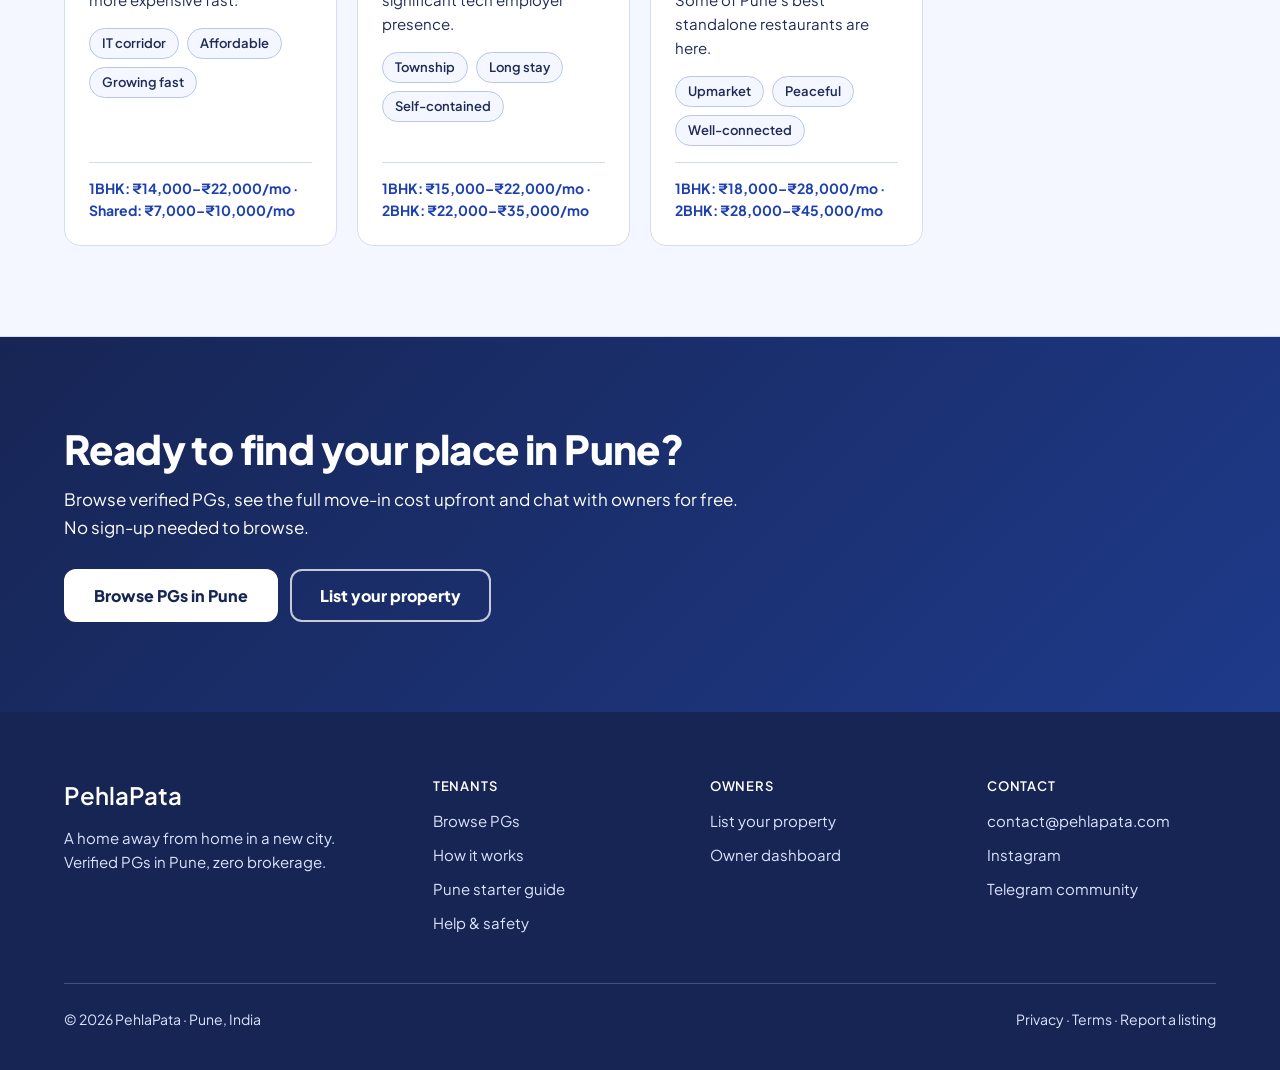
<file: pune.html>
<!DOCTYPE html>
<html lang="en">
<head>
  <meta charset="UTF-8">
  <link rel="icon" href="/favicon.ico" sizes="16x16 32x32 48x48">
  <link rel="icon" href="/favicon.svg" type="image/svg+xml">
  <link rel="apple-touch-icon" href="/apple-touch-icon.png">
  <meta name="viewport" content="width=device-width, initial-scale=1.0">
  <title>Pune — PehlaPata</title>
  <meta name="description" content="PehlaPata is starting in Pune — the city that pulls in more students and first-job movers than almost anywhere else in India.">
  <link rel="preconnect" href="https://fonts.googleapis.com">
  <link rel="preconnect" href="https://fonts.gstatic.com" crossorigin>
  <link href="https://fonts.googleapis.com/css2?family=Plus+Jakarta+Sans:wght@400;500;600;700;800&family=Mukta:wght@400;500;600;700&display=swap" rel="stylesheet">
  <link rel="stylesheet" href="site.css">
  <style>
    /* Pune guide: white and blue, shares the header, footer and tokens in site.css */
    .wrap{max-width:1280px; margin:0 auto; padding:0 var(--gutter);}
    main{display:block;}

    /* HERO */
    .hero{position:relative; height:clamp(460px,68vh,640px); overflow:hidden; background:var(--navy);}
    .hero > img{width:100%; height:100%; object-fit:cover; object-position:center 30%;}
    .hero-overlay{position:absolute; inset:0; background:linear-gradient(to bottom, rgba(23,37,84,.35) 0%, rgba(23,37,84,.92) 100%);}
    .hero-copy{position:absolute; left:0; right:0; bottom:0; padding-bottom:clamp(36px,6vw,64px);}
    .hero-copy-inner{max-width:680px;}
    .hero-eyebrow{display:inline-block; background:#fff; color:#172554; font-weight:800; font-size:13px; letter-spacing:.08em; padding:6px 14px; border-radius:999px; margin:0 0 16px;}
    .hero-copy h1{font-size:clamp(34px,5vw,56px); font-weight:800; line-height:1.08; color:#fff; margin:0 0 16px;}
    .hero-lede{font-size:clamp(16px,1.6vw,18px); color:#fff; margin:0; max-width:560px;}

    /* INTRO */
    .intro{padding:var(--section-y) 0 clamp(40px,5vw,64px);}
    .intro-grid{display:grid; grid-template-columns:1.15fr .85fr; gap:clamp(32px,6vw,80px); align-items:start;}
    .intro h2{font-size:clamp(26px,3vw,36px); font-weight:800; margin:0 0 20px;}
    .intro p{font-size:17px; color:var(--slate-mid); margin:0 0 16px; max-width:62ch;}
    .intro p:last-child{margin:0;}
    .stat-row{display:flex; flex-direction:column; gap:16px;}
    .stat{background:var(--bg); border:1px solid var(--border); border-radius:16px; padding:22px 26px;}
    .stat-num{font-size:clamp(34px,4vw,44px); font-weight:800; color:var(--blue); line-height:1; letter-spacing:-.02em;}
    .stat-label{font-size:15px; color:var(--slate-mid); margin-top:8px;}
    @media(max-width:820px){.intro-grid{grid-template-columns:1fr;}}

    /* PHOTO PAIR */
    .photo-section{padding:0 0 var(--section-y);}
    .photo-grid{display:grid; grid-template-columns:1fr 1fr; gap:20px;}
    .photo-card{position:relative; border-radius:16px; overflow:hidden; background:var(--navy);}
    .photo-card img{width:100%; height:clamp(260px,30vw,420px); object-fit:cover; transition:transform .5s ease;}
    .photo-card:hover img{transform:scale(1.03);}
    .photo-label{position:absolute; bottom:0; left:0; right:0; padding:56px 24px 22px; color:#fff;}
    .photo-label h3{font-size:20px; font-weight:700; color:#fff; margin:0 0 4px;}
    .photo-label p{font-size:14px; color:#fff; margin:0;}
    @media(max-width:700px){.photo-grid{grid-template-columns:1fr;}}

    /* CITY VIBE BAND */
    .vibe{position:relative; height:clamp(260px,26vw,340px); overflow:hidden; background:var(--navy);}
    .vibe img{width:100%; height:100%; object-fit:cover; object-position:center 40%;}
    .vibe-overlay{position:absolute; inset:0; background:linear-gradient(to right, rgba(23,37,84,.96) 0%, rgba(23,37,84,.9) 55%, rgba(23,37,84,.55) 100%); display:flex; align-items:center;}
    .vibe-overlay .wrap{width:100%;}
    @media(max-width:760px){.vibe-overlay{background:rgba(23,37,84,.88);}}
    .vibe-quote{font-size:clamp(20px,2.4vw,28px); font-weight:700; color:#fff; margin:0 0 10px; max-width:560px; line-height:1.4;}
    .vibe-note{font-size:15px; color:#fff; margin:0;}

    /* PRACTICAL GUIDE + NEIGHBOURHOODS */
    .guide{padding:var(--section-y) 0;}
    .guide-grid{display:grid; grid-template-columns:repeat(auto-fill,minmax(300px,1fr)); gap:20px;}
    .tip-icon{width:44px; height:44px; border-radius:12px; background:var(--blue-100); color:var(--blue); display:grid; place-items:center; margin-bottom:16px;}
    [data-theme="dark"] .tip-icon{background:var(--green-light);}
    .hoods{background:var(--bg); border-top:1px solid var(--border); border-bottom:1px solid var(--border); padding:var(--section-y) 0;}
    .hoods-head{margin-bottom:40px;}
    .hoods-head h2{font-size:clamp(26px,3vw,36px); font-weight:800; margin:0 0 12px;}
    .hoods-head p{font-size:17px; color:var(--slate-mid); margin:0; max-width:60ch;}
    .hoods-group{margin-bottom:44px;}
    .hoods-group:last-child{margin-bottom:0;}
    .group-label{display:flex; align-items:center; gap:14px; font-size:13px; font-weight:800; letter-spacing:.08em; text-transform:uppercase; color:var(--blue); margin:0 0 20px;}
    .group-label::after{content:""; flex:1; height:1px; background:var(--border);}
    .hoods-cards{display:grid; grid-template-columns:repeat(auto-fill, minmax(260px, 1fr)); gap:20px;}
    .hood-card{display:flex; flex-direction:column; background:var(--white); border:1px solid var(--border); border-radius:16px; padding:24px;}
    .hood-name{font-size:17px; font-weight:700; color:var(--slate); margin:0 0 8px; line-height:1.3;}
    .hood-desc{font-size:15px; color:var(--slate-mid); margin:0 0 16px; line-height:1.6;}
    .hood-tags{display:flex; flex-wrap:wrap; gap:8px; margin-bottom:16px;}
    .hood-tag{font-size:13px; font-weight:600; background:var(--chip-bg); border:1px solid var(--border-light); border-radius:999px; padding:4px 12px; color:var(--slate-mid);}
    .hood-rent{font-size:14px; font-weight:700; color:var(--blue); margin:auto 0 0; padding-top:14px; border-top:1px solid var(--border);}

    /* CTA STRIP */
    .cta-strip{background:linear-gradient(135deg,#172554 0%,#1E3A8A 100%); padding:var(--section-y) 0; color:#fff;}
    .cta-inner{max-width:680px;}
    .cta-inner h2{font-size:clamp(28px,3.4vw,40px); font-weight:800; color:#fff; margin:0 0 14px; line-height:1.15;}
    .cta-inner p{font-size:17px; color:#fff; margin:0 0 28px;}
    .cta-actions{display:flex; flex-wrap:wrap; gap:12px;}
    .btn-primary, .btn-ghost{display:inline-flex; align-items:center; justify-content:center; min-height:48px; padding:12px 28px; border-radius:12px; font-weight:800; font-size:16px; cursor:pointer; transition:background .15s, border-color .15s;}
    .btn-primary{background:#fff; color:#172554; border:2px solid #fff;}
    .btn-primary:hover{background:#E8EEFF; border-color:#E8EEFF;}
    .btn-ghost{background:transparent; color:#fff; border:2px solid rgba(255,255,255,.75);}
    .btn-ghost:hover{background:rgba(255,255,255,.12); border-color:#fff;}
    .hero :focus-visible, .cta-strip :focus-visible{outline-color:#fff;}
  </style>
</head>
<body>

<a class="skip-link" href="#main">Skip to content</a>
<header class="site-header">
  <div class="header-inner">
    <a href="index.html" class="logo">
      <span class="logo-name">PehlaPata</span>
    </a>

    <nav aria-label="Main">
      <ul class="main-nav">
        <li><a href="explore.html">Browse PGs</a></li>
        <li><a href="index.html#how-content">How it works</a></li>
        <li><a href="pune.html" aria-current="page">Pune guide</a></li>
        <li><a href="index.html#faq">Help</a></li>
      </ul>
    </nav>

    <div class="header-actions">
      
      <button type="button" class="btn-download" data-coming-soon>
        <svg aria-hidden="true" viewBox="0 0 24 24" fill="none" stroke="currentColor" stroke-width="2.2" stroke-linecap="round" stroke-linejoin="round"><path d="M12 3v12m0 0 5-5m-5 5-5-5M4 21h16"/></svg>
        <span class="cs-label" aria-live="polite">Download app</span>
      </button>
      <a href="owner.html" class="btn-owner">List your property</a>
      <a href="index.html?signin=1" class="btn-signin">Sign in</a>
      <button class="nav-hamburger" id="navToggle" aria-label="Open menu" aria-expanded="false" aria-controls="navLinks">
        <span></span><span></span><span></span>
      </button>
    </div>
  </div>
</header>

<nav class="mobile-nav" id="navLinks" aria-label="Mobile navigation">
  <a href="explore.html">Browse PGs</a>
  <a href="index.html#how-content">How it works</a>
  <a href="pune.html" aria-current="page">Pune guide</a>
  <button type="button" data-coming-soon><span class="cs-label" aria-live="polite">Download app</span></button>
  <a href="owner.html" class="mobile-owner">List your property</a>
  <a href="index.html#faq">Help</a>
</nav>

<main id="main">
<!-- HERO: Mandai at sunset -->
<section class="hero" aria-label="Pune, our pilot city">
  <img src="images/pune-mandai.jpg" alt="Mahatma Phule Mandai, Pune at sunset" fetchpriority="high">
  <div class="hero-overlay"></div>
  <div class="hero-copy">
    <div class="wrap">
      <div class="hero-copy-inner">
        <p class="hero-eyebrow">PILOT CITY</p>
        <h1>This is where<br>we start.</h1>
        <p class="hero-lede">Pune pulls in more students and first-job movers than almost any other city in India — and has some of the messiest, broker-heavy rental hunting to match. We're fixing it here first.</p>
      </div>
    </div>
  </div>
</section>

<!-- INTRO + STATS -->
<section class="intro">
  <div class="wrap intro-grid">
    <div>
      <h2>Why Pune, and why now</h2>
      <p>Every year, hundreds of thousands of people arrive in Pune — students joining Symbiosis, COEP, or Fergusson; engineers starting at Infosys or TCS in Hinjewadi; recent graduates chasing their first job in the IT corridor. They all need a place to stay, and they all face the same broken system.</p>
      <p>Brokers who disappear after taking their fee. Photos that are three years old. Landlords who suddenly add conditions. And no one you know to tell you which areas are safe, which ones flood in monsoon, or where the nearest decent canteen is.</p>
      <p>PehlaPata isn't building for all of India at once. We're building neighbourhood by neighbourhood in Pune, getting every detail right before we go anywhere else.</p>
    </div>
    <div class="stat-row">
      <div class="stat">
        <div class="stat-num">7+</div>
        <div class="stat-label">Pune neighbourhoods currently being onboarded</div>
      </div>
      <div class="stat">
        <div class="stat-num">0%</div>
        <div class="stat-label">Brokerage fee — ever, for seekers</div>
      </div>
      <div class="stat">
        <div class="stat-num">100%</div>
        <div class="stat-label">Listings physically verified before going live</div>
      </div>
    </div>
  </div>
</section>

<!-- PHOTO GRID -->
<div class="photo-section">
  <div class="wrap">
    <div class="photo-grid">
      <div class="photo-card">
        <img src="images/pune-mandai.jpg" alt="Mahatma Phule Mandai at sunset">
        <div class="photo-label">
          <h3>Mahatma Phule Mandai</h3>
          <p>Deccan / FC Road — the heart of old Pune</p>
        </div>
      </div>
      <div class="photo-card">
        <img src="images/pune-university.jpg" alt="Savitribai Phule Pune University">
        <div class="photo-label">
          <h3>Savitribai Phule Pune University</h3>
          <p>One of India's most iconic campuses — and a reason half the city exists</p>
        </div>
      </div>
      <div class="photo-card">
        <img src="images/pune-deccan.jpg" alt="Deccan / FC Road streetscape">
        <div class="photo-label">
          <h3>Deccan / FC Road</h3>
          <p>Walk-to-campus, café culture, the best street food in Pune</p>
        </div>
      </div>
      <div class="photo-card">
        <img src="images/pune-junction.jpg" alt="Pune Junction railway station">
        <div class="photo-label">
          <h3>Pune Junction</h3>
          <p>Where most newcomers arrive — 560m above sea level</p>
        </div>
      </div>
    </div>
  </div>
</div>

<!-- CITY VIBE BAND -->
<div class="vibe">
  <img src="images/pune-night.jpg" alt="Pune city traffic at night" loading="lazy">
  <div class="vibe-overlay">
    <div class="wrap">
      <p class="vibe-quote">"This is Pune after 8pm — alive, loud, and impossible to navigate without someone who knows it."</p>
      <p class="vibe-note">Part of why we built PehlaPata.</p>
    </div>
  </div>
</div>

<!-- PRACTICAL GUIDE -->
<section class="guide">
  <div class="wrap">
    <div class="hoods-head">
      <h2>What no one tells you before you move to Pune</h2>
      <p>The stuff that would've saved you two weeks of confusion.</p>
    </div>
    <div class="guide-grid">
      <div class="hood-card">
        <span class="tip-icon" aria-hidden="true"><svg viewBox="0 0 24 24" width="22" height="22" fill="none" stroke="currentColor" stroke-width="2" stroke-linecap="round" stroke-linejoin="round"><path d="M4 14.9A7 7 0 1 1 15.7 8h1.8a4.5 4.5 0 0 1 2.5 8.2"/><path d="M16 14v6M8 14v6M12 16v6"/></svg></span>
        <h3 class="hood-name">Monsoon matters more than you think</h3>
        <p class="hood-desc">Pune gets heavy rainfall June–September. Areas near rivers (parts of Kothrud, Karve Nagar) can flood. Always ask about waterlogging history before signing. Avoid ground-floor PGs unless the building has good drainage.</p>
      </div>
      <div class="hood-card">
        <span class="tip-icon" aria-hidden="true"><svg viewBox="0 0 24 24" width="22" height="22" fill="none" stroke="currentColor" stroke-width="2" stroke-linecap="round" stroke-linejoin="round"><path d="M19 17h2c.6 0 1-.4 1-1v-3c0-.9-.7-1.7-1.5-1.9C18.7 10.6 16 10 16 10s-1.3-1.4-2.2-2.3c-.5-.4-1.1-.7-1.8-.7H5c-.6 0-1.1.4-1.4.9l-1.4 2.9A3.7 3.7 0 0 0 2 12v4c0 .6.4 1 1 1h2"/><circle cx="7" cy="17" r="2"/><path d="M9 17h6"/><circle cx="17" cy="17" r="2"/></svg></span>
        <h3 class="hood-name">Auto fares are negotiated, not metered</h3>
        <p class="hood-desc">Most autos in Pune don't use meters outside the core city. Know the standard rate for your route before you get in — ask a local, not the auto driver. Rapido and Ola Auto are more reliable for short trips.</p>
      </div>
      <div class="hood-card">
        <span class="tip-icon" aria-hidden="true"><svg viewBox="0 0 24 24" width="22" height="22" fill="none" stroke="currentColor" stroke-width="2" stroke-linecap="round" stroke-linejoin="round"><circle cx="7.5" cy="15.5" r="5.5"/><path d="m21 2-9.6 9.6M15.5 7.5l3 3L22 7l-3-3"/></svg></span>
        <h3 class="hood-name">Deposit is usually 2–3 months</h3>
        <p class="hood-desc">Standard security deposit in Pune is 2–3 months' rent. Anything above 3 months is unusual and worth questioning. Get every amount written in the agreement — verbal promises disappear fast.</p>
      </div>
      <div class="hood-card">
        <span class="tip-icon" aria-hidden="true"><svg viewBox="0 0 24 24" width="22" height="22" fill="none" stroke="currentColor" stroke-width="2" stroke-linecap="round" stroke-linejoin="round"><path d="M14 4v10.5a4 4 0 1 1-4 0V4a2 2 0 0 1 4 0Z"/></svg></span>
        <h3 class="hood-name">Weather is genuinely pleasant</h3>
        <p class="hood-desc">Pune sits at 560m above sea level — noticeably cooler than Mumbai or Hyderabad. Summers are warm but not brutal. Winters (Nov–Jan) can get surprisingly cold at night. Pack a light jacket.</p>
      </div>
      <div class="hood-card">
        <span class="tip-icon" aria-hidden="true"><svg viewBox="0 0 24 24" width="22" height="22" fill="none" stroke="currentColor" stroke-width="2" stroke-linecap="round" stroke-linejoin="round"><path d="M14.5 2H6a2 2 0 0 0-2 2v16a2 2 0 0 0 2 2h12a2 2 0 0 0 2-2V7.5L14.5 2z"/><path d="M14 2v6h6M16 13H8M16 17H8M10 9H8"/></svg></span>
        <h3 class="hood-name">Agreement must be registered</h3>
        <p class="hood-desc">Rental agreements over 11 months must be registered at the sub-registrar's office. Many landlords skip this — it protects them too. Unregistered agreements above 11 months aren't legally enforceable.</p>
      </div>
      <div class="hood-card">
        <span class="tip-icon" aria-hidden="true"><svg viewBox="0 0 24 24" width="22" height="22" fill="none" stroke="currentColor" stroke-width="2" stroke-linecap="round" stroke-linejoin="round"><path d="M3 2v7c0 1.1.9 2 2 2h4a2 2 0 0 0 2-2V2M7 2v20M21 15V2a5 5 0 0 0-5 5v6c0 1.1.9 2 2 2h3Zm0 0v7"/></svg></span>
        <h3 class="hood-name">Mess culture is a real thing</h3>
        <p class="hood-desc">Many PG areas have affordable "mess" tiffin services — ₹60–100 per meal, monthly subscriptions available. Ask your PG owner for recommendations. A good mess nearby can save ₹3,000–5,000 a month vs. eating out.</p>
      </div>
    </div>
  </div>
</section>

<!-- NEIGHBOURHOODS -->
<section class="hoods">
  <div class="wrap">
    <div class="hoods-head">
      <h2>Where we operate</h2>
      <p>Each neighbourhood gets verified listings before we open it. Here's where we are and what each area is best for.</p>
    </div>

    <div class="hoods-group">
      <p class="group-label">Student hubs</p>
      <div class="hoods-cards">
        <div class="hood-card">
          <h3 class="hood-name">Kothrud</h3>
          <p class="hood-desc">Dense with colleges, budget PGs everywhere, and the kind of mess that serves 30 items under ₹80. One of the most requested areas — and the most broker-heavy.</p>
          <div class="hood-tags"><span class="hood-tag">Budget PGs</span><span class="hood-tag">College crowd</span><span class="hood-tag">Mess included</span></div>
          <p class="hood-rent">PG rent: ₹6,000–₹12,000/mo</p>
        </div>
        <div class="hood-card">
          <h3 class="hood-name">Karve Nagar</h3>
          <p class="hood-desc">Quieter than Kothrud, slightly cheaper, strong PG culture with many family-run properties. Good if you want calm evenings and a short commute to western Pune colleges.</p>
          <div class="hood-tags"><span class="hood-tag">Quiet</span><span class="hood-tag">Budget-friendly</span><span class="hood-tag">Family PGs</span></div>
          <p class="hood-rent">PG rent: ₹5,500–₹10,000/mo</p>
        </div>
        <div class="hood-card">
          <h3 class="hood-name">Deccan / FC Road</h3>
          <p class="hood-desc">Walk-to-campus for Fergusson, SP College, and others. The best café culture in Pune. Slightly pricier but the energy is unmatched — and your commute is a 10-minute walk.</p>
          <div class="hood-tags"><span class="hood-tag">Walk to college</span><span class="hood-tag">Cafés</span><span class="hood-tag">Lively</span></div>
          <p class="hood-rent">PG rent: ₹8,000–₹15,000/mo</p>
        </div>
        <div class="hood-card">
          <h3 class="hood-name">Katraj</h3>
          <p class="hood-desc">Most affordable end of the student belt. Good bus connectivity, increasingly popular with students who want space without paying Kothrud prices.</p>
          <div class="hood-tags"><span class="hood-tag">Affordable</span><span class="hood-tag">Growing area</span></div>
          <p class="hood-rent">PG rent: ₹4,500–₹8,000/mo</p>
        </div>
      </div>
    </div>

    <div class="hoods-group">
      <p class="group-label">Young professional &amp; IT hubs</p>
      <div class="hoods-cards">
        <div class="hood-card">
          <h3 class="hood-name">Hinjewadi</h3>
          <p class="hood-desc">Pune's largest IT park — Infosys, Wipro, TCS, Cognizant all here. Demand for shared flats is constant and high. Traffic on the Hinjewadi–Wakad road is notoriously bad; living walkable to the park changes everything.</p>
          <div class="hood-tags"><span class="hood-tag">IT crowd</span><span class="hood-tag">Shared flats</span><span class="hood-tag">High demand</span></div>
          <p class="hood-rent">1BHK: ₹14,000–₹20,000/mo · Shared: ₹7,000–₹11,000/mo</p>
        </div>
        <div class="hood-card">
          <h3 class="hood-name">Wakad</h3>
          <p class="hood-desc">Right next to Hinjewadi but with noticeably better infrastructure — wider roads, more supermarkets, better restaurants. Slightly pricier than Hinjewadi itself, but far more liveable for day-to-day life.</p>
          <div class="hood-tags"><span class="hood-tag">Near IT park</span><span class="hood-tag">Good infra</span></div>
          <p class="hood-rent">1BHK: ₹16,000–₹24,000/mo · Shared: ₹8,000–₹12,000/mo</p>
        </div>
        <div class="hood-card">
          <h3 class="hood-name">Baner</h3>
          <p class="hood-desc">Where young professionals with slightly higher budgets land. Newer apartment buildings, good eating-out scene, the Sunday Baner farmer's market. Couple-friendly landlords are easier to find here than most of Pune.</p>
          <div class="hood-tags"><span class="hood-tag">Couples</span><span class="hood-tag">Newer builds</span><span class="hood-tag">1–2 BHK</span></div>
          <p class="hood-rent">1BHK: ₹18,000–₹28,000/mo · 2BHK: ₹25,000–₹38,000/mo</p>
        </div>
        <div class="hood-card">
          <h3 class="hood-name">Viman Nagar</h3>
          <p class="hood-desc">15 minutes from the airport, close to Kalyani Nagar nightlife. Popular with expats, consultants on short assignments, and senior tech professionals. Pricier, but the area is well-maintained and genuinely convenient.</p>
          <div class="hood-tags"><span class="hood-tag">Near airport</span><span class="hood-tag">Upmarket</span><span class="hood-tag">Expat-friendly</span></div>
          <p class="hood-rent">1BHK: ₹20,000–₹32,000/mo · 2BHK: ₹30,000–₹50,000/mo</p>
        </div>
        <div class="hood-card">
          <h3 class="hood-name">Kharadi</h3>
          <p class="hood-desc">Fast-growing east-side IT corridor — EON IT Park, World Trade Center. Younger crowd, newer apartment stock, still affordable relative to Baner or Viman Nagar. Will likely get more expensive fast.</p>
          <div class="hood-tags"><span class="hood-tag">IT corridor</span><span class="hood-tag">Affordable</span><span class="hood-tag">Growing fast</span></div>
          <p class="hood-rent">1BHK: ₹14,000–₹22,000/mo · Shared: ₹7,000–₹10,000/mo</p>
        </div>
        <div class="hood-card">
          <h3 class="hood-name">Magarpatta / Hadapsar</h3>
          <p class="hood-desc">A planned township with its own internal infrastructure — grocery stores, clinics, parks. Good for people who want stability and a longer lease. Magarpatta Cybercity has significant tech employer presence.</p>
          <div class="hood-tags"><span class="hood-tag">Township</span><span class="hood-tag">Long stay</span><span class="hood-tag">Self-contained</span></div>
          <p class="hood-rent">1BHK: ₹15,000–₹22,000/mo · 2BHK: ₹22,000–₹35,000/mo</p>
        </div>
        <div class="hood-card">
          <h3 class="hood-name">Aundh</h3>
          <p class="hood-desc">Upmarket, tree-lined, one of Pune's most liveable areas. Popular with senior professionals and families. Well-connected to both Hinjewadi and the city centre. Some of Pune's best standalone restaurants are here.</p>
          <div class="hood-tags"><span class="hood-tag">Upmarket</span><span class="hood-tag">Peaceful</span><span class="hood-tag">Well-connected</span></div>
          <p class="hood-rent">1BHK: ₹18,000–₹28,000/mo · 2BHK: ₹28,000–₹45,000/mo</p>
        </div>
      </div>
    </div>
  </div>
</section>

<!-- CTA -->
<section class="cta-strip">
  <div class="wrap">
    <div class="cta-inner">
      <h2>Ready to find your place in Pune?</h2>
      <p>Browse verified PGs, see the full move-in cost upfront and chat with owners for free. No sign-up needed to browse.</p>
      <div class="cta-actions">
        <a href="explore.html" class="btn-primary">Browse PGs in Pune</a>
        <a href="owner.html" class="btn-ghost">List your property</a>
      </div>
    </div>
  </div>
</section>

</main>

<footer>
  <div class="footer-inner">
    <div class="footer-grid">
      <div class="footer-brand">
        <span class="footer-wordmark">PehlaPata</span>
        <p>A home away from home in a new city. Verified PGs in Pune, zero brokerage.</p>
      </div>
      <div class="footer-col">
        <span class="footer-col-title">Tenants</span>
        <a href="explore.html">Browse PGs</a>
        <a href="index.html#how-content">How it works</a>
        <a href="pune.html">Pune starter guide</a>
        <a href="index.html#faq">Help &amp; safety</a>
      </div>
      <div class="footer-col">
        <span class="footer-col-title">Owners</span>
        <a href="owner.html">List your property</a>
        <a href="owner.html">Owner dashboard</a>
      </div>
      <div class="footer-col">
        <span class="footer-col-title">Contact</span>
        <a href="mailto:contact@pehlapata.com">contact@pehlapata.com</a>
        <a href="https://instagram.com/pehlapata" target="_blank" rel="noopener">Instagram</a>
        <a href="https://t.me/pehlapata" target="_blank" rel="noopener">Telegram community</a>
      </div>
    </div>
    <div class="footer-bottom">
      <span>© 2026 PehlaPata · Pune, India</span>
      <span>Privacy · Terms · Report a listing</span>
    </div>
  </div>
</footer>

<script src="site.js" defer></script>
</body>
</html>
</file>
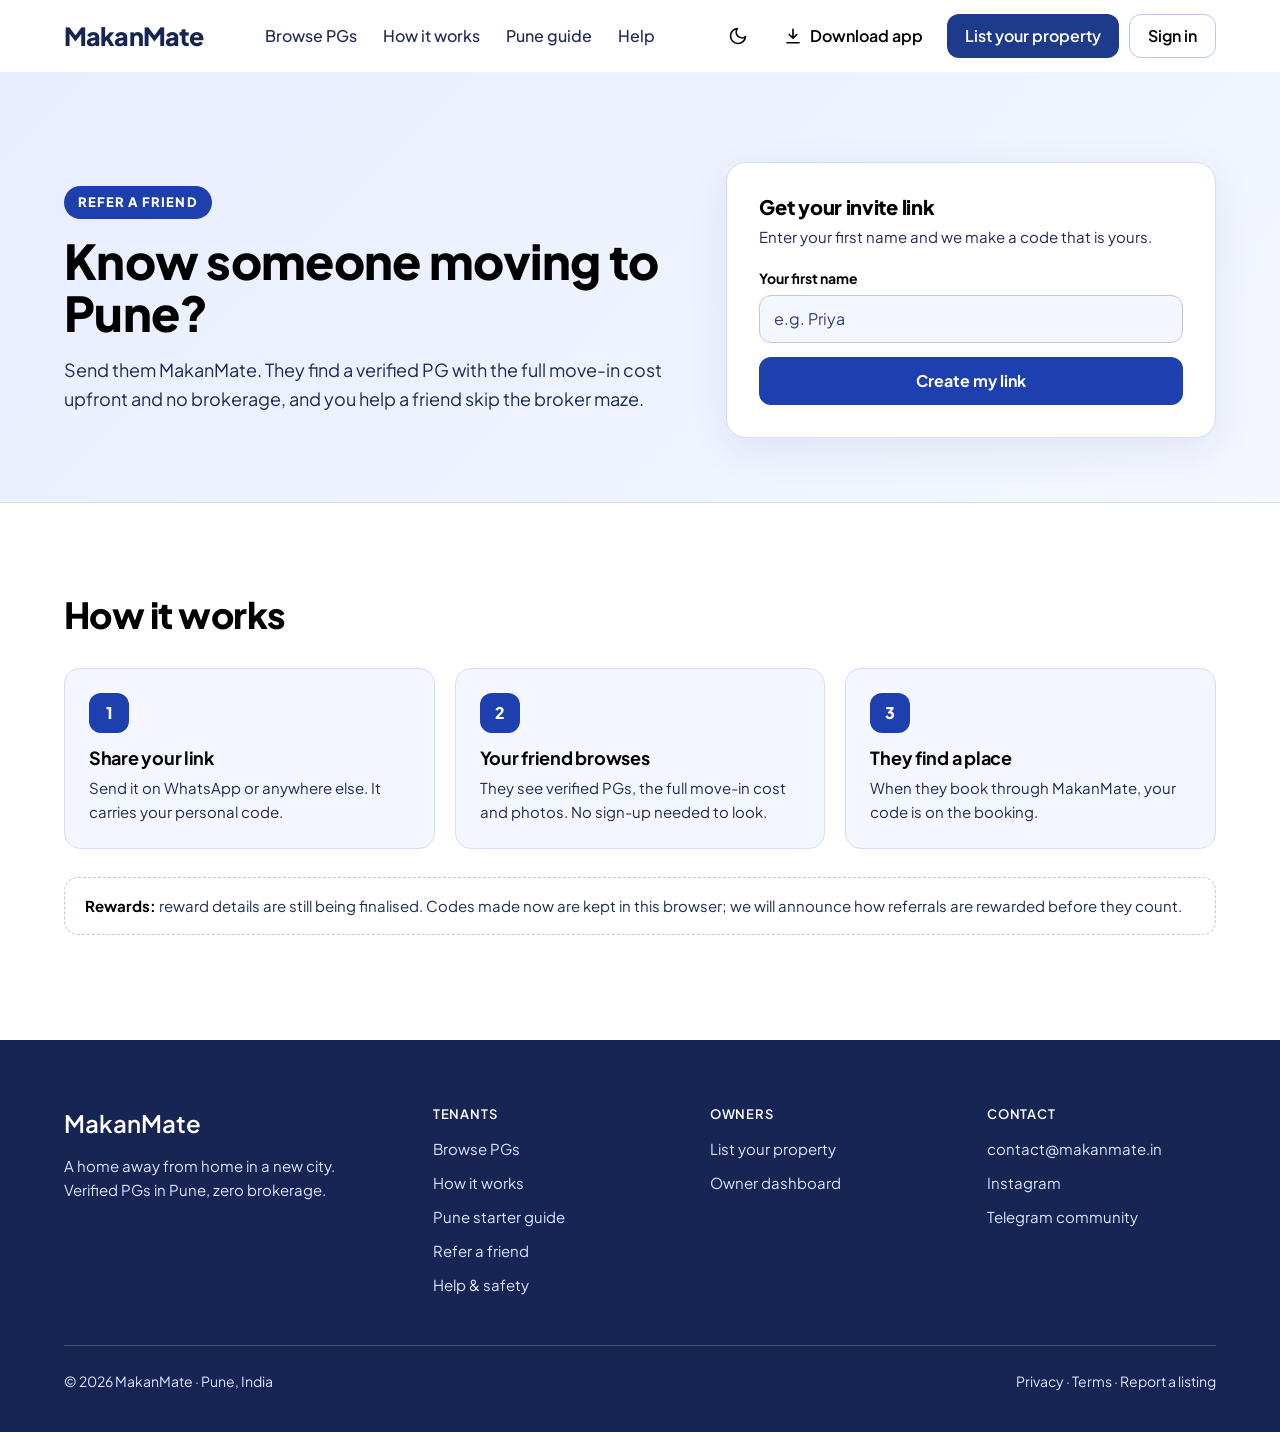
<file: refer.html>
<!DOCTYPE html>
<html lang="en" data-theme="light">
<head>
<meta charset="UTF-8">
  <link rel="icon" href="/favicon.ico" sizes="16x16 32x32 48x48">
  <link rel="icon" href="/favicon.svg" type="image/svg+xml">
  <link rel="apple-touch-icon" href="/apple-touch-icon.png">
<meta name="viewport" content="width=device-width, initial-scale=1.0">
<title>Refer a friend — MakanMate</title>
<meta name="description" content="Share MakanMate with a friend moving to Pune: verified PGs, full move-in cost upfront, no brokerage.">
<link rel="preconnect" href="https://fonts.googleapis.com">
<link rel="preconnect" href="https://fonts.gstatic.com" crossorigin>
<link href="https://fonts.googleapis.com/css2?family=Plus+Jakarta+Sans:wght@400;500;600;700;800&family=Mukta:wght@400;500;600;700&display=swap" rel="stylesheet">
<link rel="stylesheet" href="site.css">
<style>
  .wrap{max-width:1280px; margin:0 auto; padding:0 var(--gutter);}
  .ref-hero{background:linear-gradient(135deg,var(--blue-100),var(--blue-50)); border-bottom:1px solid var(--border); padding:var(--section-y) 0 clamp(40px,5vw,64px);}
  .ref-hero-grid{display:grid; grid-template-columns:1.1fr .9fr; gap:clamp(28px,5vw,72px); align-items:center;}
  @media(max-width:900px){.ref-hero-grid{grid-template-columns:1fr;}}
  .ref-eyebrow{display:inline-block; background:var(--blue); color:#fff; font-size:13px; font-weight:800; letter-spacing:.08em; text-transform:uppercase; padding:6px 14px; border-radius:999px; margin:0 0 16px;}
  .ref-hero h1{font-size:clamp(30px,4.4vw,48px); font-weight:800; line-height:1.1; margin:0 0 16px;}
  .ref-hero p.lede{font-size:clamp(16px,1.6vw,18px); color:var(--slate-mid); margin:0; max-width:52ch;}
  .ref-invited{display:none; margin:0 0 18px; padding:12px 16px; border:1px solid var(--border-light); border-radius:12px; background:var(--white); font-size:15px; color:var(--slate);}
  .ref-invited.show{display:block;}
  .ref-card{background:var(--white); border:1px solid var(--border); border-radius:20px; padding:clamp(20px,3vw,32px); box-shadow:0 12px 40px rgba(23,37,84,.08);}
  .ref-card h2{font-size:20px; font-weight:800; margin:0 0 6px;}
  .ref-card .sub{font-size:15px; color:var(--slate-mid); margin:0 0 18px;}
  .ref-field label{display:block; font-size:14px; font-weight:700; color:var(--slate); margin-bottom:6px;}
  .ref-field input{width:100%; min-height:48px; padding:0 14px; border:1.5px solid var(--border-light); border-radius:12px; background:var(--bg); font-family:var(--sans); font-size:16px; color:var(--slate);}
  .ref-field input::placeholder{color:var(--slate-soft); opacity:1;}
  .ref-field input:focus-visible{outline:3px solid var(--blue); outline-offset:1px; border-color:var(--blue);}
  .ref-err{display:none; font-size:14px; color:var(--slate); margin:8px 0 0; font-weight:600;}
  .ref-err.show{display:block;}
  .ref-err::before{content:"! "; font-weight:800;}
  .btn-ref{display:inline-flex; align-items:center; justify-content:center; gap:8px; min-height:48px; padding:0 22px; border-radius:12px; border:2px solid var(--fill); background:var(--fill); color:#fff; font-family:var(--sans); font-size:16px; font-weight:700; cursor:pointer; transition:background .15s,border-color .15s; text-decoration:none;}
  .btn-ref:hover{background:var(--fill-hover); border-color:var(--fill-hover);}
  .btn-ref.ghost{background:transparent; color:var(--slate); border-color:var(--border-light);}
  .btn-ref.ghost:hover{border-color:var(--blue); background:var(--blue-50);}
  .btn-ref.block{width:100%; margin-top:14px;}
  .ref-result{display:none;}
  .ref-result.show{display:block;}
  .ref-code-label{font-size:13px; font-weight:700; letter-spacing:.06em; text-transform:uppercase; color:var(--slate-mid); margin:0 0 6px;}
  .ref-code{font-size:clamp(28px,4vw,36px); font-weight:800; letter-spacing:.08em; color:var(--blue); margin:0 0 14px; word-break:break-all;}
  .ref-link{display:flex; align-items:center; gap:8px; background:var(--bg); border:1px solid var(--border); border-radius:12px; padding:10px 12px; font-size:14px; color:var(--slate); word-break:break-all;}
  .ref-actions{display:flex; flex-wrap:wrap; gap:10px; margin-top:14px;}
  .ref-actions .btn-ref{flex:1 1 180px;}
  .ref-status{font-size:14px; color:var(--slate-mid); margin:12px 0 0; min-height:1.4em;}
  .ref-reset{background:none; border:0; padding:8px 0; color:var(--blue); font:inherit; font-size:14px; font-weight:700; text-decoration:underline; text-underline-offset:3px; cursor:pointer; margin-top:6px;}
  .steps{padding:var(--section-y) 0;}
  .steps h2{font-size:clamp(26px,3vw,36px); font-weight:800; margin:0 0 32px;}
  .steps-grid{display:grid; grid-template-columns:repeat(3,minmax(0,1fr)); gap:20px;}
  @media(max-width:800px){.steps-grid{grid-template-columns:1fr;}}
  .step{background:var(--bg); border:1px solid var(--border); border-radius:16px; padding:24px;}
  .step-n{width:40px; height:40px; border-radius:12px; background:var(--blue); color:#fff; font-weight:800; display:grid; place-items:center; margin-bottom:14px;}
  .step h3{font-size:18px; font-weight:700; margin:0 0 8px;}
  .step p{font-size:15px; color:var(--slate-mid); margin:0;}
  .ref-note{margin-top:28px; padding:16px 20px; border:1px dashed var(--border-light); border-radius:14px; font-size:15px; color:var(--slate-mid);}
  .ref-note strong{color:var(--slate);}
</style>
</head>
<body>

<a class="skip-link" href="#main">Skip to content</a>
<header class="site-header">
  <div class="header-inner">
    <a href="index.html" class="logo">
      <span class="logo-name">MakanMate</span>
    </a>

    <nav aria-label="Main">
      <ul class="main-nav">
        <li><a href="explore.html">Browse PGs</a></li>
        <li><a href="index.html#how-content">How it works</a></li>
        <li><a href="pune.html">Pune guide</a></li>
        <li><a href="index.html#faq">Help</a></li>
      </ul>
    </nav>

    <div class="header-actions">
      <button type="button" id="themeToggle" class="theme-toggle" aria-label="Switch between light and dark theme"><svg id="themeIcon" viewBox="0 0 24 24" fill="none" stroke="currentColor" stroke-width="2" stroke-linecap="round" stroke-linejoin="round"><path d="M21 12.79A9 9 0 1111.21 3 7 7 0 0021 12.79z"/></svg></button>
      <button type="button" class="btn-download" data-coming-soon>
        <svg aria-hidden="true" viewBox="0 0 24 24" fill="none" stroke="currentColor" stroke-width="2.2" stroke-linecap="round" stroke-linejoin="round"><path d="M12 3v12m0 0 5-5m-5 5-5-5M4 21h16"/></svg>
        <span class="cs-label" aria-live="polite">Download app</span>
      </button>
      <a href="owner.html" class="btn-owner">List your property</a>
      <a href="index.html?signin=1" class="btn-signin">Sign in</a>
      <button class="nav-hamburger" id="navToggle" aria-label="Open menu" aria-expanded="false" aria-controls="navLinks">
        <span></span><span></span><span></span>
      </button>
    </div>
  </div>
</header>

<nav class="mobile-nav" id="navLinks" aria-label="Mobile navigation">
  <a href="explore.html">Browse PGs</a>
  <a href="index.html#how-content">How it works</a>
  <a href="pune.html">Pune guide</a>
  <a href="refer.html">Refer a friend</a>
  <button type="button" data-coming-soon><span class="cs-label" aria-live="polite">Download app</span></button>
  <a href="owner.html" class="mobile-owner">List your property</a>
  <a href="index.html#faq">Help</a>
</nav>

<main id="main">

<section class="ref-hero">
  <div class="wrap ref-hero-grid">
    <div>
      <span class="ref-eyebrow">Refer a friend</span>
      <h1>Know someone moving to Pune?</h1>
      <p class="lede">Send them MakanMate. They find a verified PG with the full move-in cost upfront and no brokerage, and you help a friend skip the broker maze.</p>
    </div>

    <div class="ref-card">
      <p class="ref-invited" id="refInvited" role="status"></p>

      <div id="refForm">
        <h2>Get your invite link</h2>
        <p class="sub">Enter your first name and we make a code that is yours.</p>
        <div class="ref-field">
          <label for="refName">Your first name</label>
          <input type="text" id="refName" autocomplete="given-name" maxlength="24" placeholder="e.g. Priya">
          <p class="ref-err" id="refErr" role="alert">Please enter your name (letters only).</p>
        </div>
        <button type="button" class="btn-ref block" id="refMake">Create my link</button>
      </div>

      <div class="ref-result" id="refResult">
        <p class="ref-code-label">Your code</p>
        <p class="ref-code" id="refCode"></p>
        <div class="ref-link"><span id="refLink"></span></div>
        <div class="ref-actions">
          <a class="btn-ref" id="refWa" target="_blank" rel="noopener">Share on WhatsApp</a>
          <button type="button" class="btn-ref ghost" id="refCopy">Copy link</button>
        </div>
        <p class="ref-status" id="refStatus" role="status" aria-live="polite"></p>
        <button type="button" class="ref-reset" id="refReset">Not you? Use a different name</button>
      </div>
    </div>
  </div>
</section>

<section class="steps">
  <div class="wrap">
    <h2>How it works</h2>
    <div class="steps-grid">
      <div class="step"><div class="step-n">1</div><h3>Share your link</h3><p>Send it on WhatsApp or anywhere else. It carries your personal code.</p></div>
      <div class="step"><div class="step-n">2</div><h3>Your friend browses</h3><p>They see verified PGs, the full move-in cost and photos. No sign-up needed to look.</p></div>
      <div class="step"><div class="step-n">3</div><h3>They find a place</h3><p>When they book through MakanMate, your code is on the booking.</p></div>
    </div>
    <p class="ref-note"><strong>Rewards:</strong> reward details are still being finalised. Codes made now are kept in this browser; we will announce how referrals are rewarded before they count.</p>
  </div>
</section>

</main>

<footer>
  <div class="footer-inner">
    <div class="footer-grid">
      <div class="footer-brand">
        <span class="footer-wordmark">MakanMate</span>
        <p>A home away from home in a new city. Verified PGs in Pune, zero brokerage.</p>
      </div>
      <div class="footer-col">
        <span class="footer-col-title">Tenants</span>
        <a href="explore.html">Browse PGs</a>
        <a href="index.html#how-content">How it works</a>
        <a href="pune.html">Pune starter guide</a>
        <a href="refer.html">Refer a friend</a>
        <a href="index.html#faq">Help &amp; safety</a>
      </div>
      <div class="footer-col">
        <span class="footer-col-title">Owners</span>
        <a href="owner.html">List your property</a>
        <a href="owner.html">Owner dashboard</a>
      </div>
      <div class="footer-col">
        <span class="footer-col-title">Contact</span>
        <a href="mailto:contact@makanmate.in">contact@makanmate.in</a>
        <a href="https://instagram.com/makanmate.in" target="_blank" rel="noopener">Instagram</a>
        <a href="https://t.me/makanmate" target="_blank" rel="noopener">Telegram community</a>
      </div>
    </div>
    <div class="footer-bottom">
      <span>© 2026 MakanMate · Pune, India</span>
      <span>Privacy · Terms · Report a listing</span>
    </div>
  </div>
</footer>

<script>
  (function () {
    var KEY = "mm-refer", REF = "mm-ref";
    var $ = function (id) { return document.getElementById(id); };
    var origin = (location.protocol === "http:" || location.protocol === "https:") ? location.origin : "https://makanmate.in";
    // Theme (same switch as the other pages)
    try { var t = localStorage.getItem("mm-theme"); if (t) document.documentElement.setAttribute("data-theme", t); } catch (e) {}
    var themeBtn = $("themeToggle");
    if (themeBtn) themeBtn.addEventListener("click", function () {
      var html = document.documentElement, next = html.getAttribute("data-theme") === "dark" ? "light" : "dark";
      html.setAttribute("data-theme", next); try { localStorage.setItem("mm-theme", next); } catch (e) {}
    });

    function load() { try { return JSON.parse(localStorage.getItem(KEY) || "null"); } catch (e) { return null; } }
    function save(v) { try { localStorage.setItem(KEY, JSON.stringify(v)); } catch (e) {} }
    function makeCode(name) {
      var letters = name.toUpperCase().replace(/[^A-Z]/g, "").slice(0, 5);
      var alphabet = "23456789ABCDEFGHJKLMNPQRSTUVWXYZ", tail = "", i;
      var buf = new Uint32Array(3); (window.crypto || window.msCrypto).getRandomValues(buf);
      for (i = 0; i < 3; i++) tail += alphabet[buf[i] % alphabet.length];
      return letters + "-" + tail;
    }
    function show(rec) {
      var link = origin + "/?ref=" + encodeURIComponent(rec.code);
      $("refCode").textContent = rec.code;
      $("refLink").textContent = link;
      var msg = "Hi! I use MakanMate to find verified PGs in Pune with the full move-in cost upfront and no brokerage. Have a look: " + link;
      $("refWa").href = "https://wa.me/?text=" + encodeURIComponent(msg);
      $("refForm").style.display = "none"; $("refResult").classList.add("show");
      $("refStatus").textContent = "";
      $("refCopy").onclick = function () {
        function ok() { $("refStatus").textContent = "Link copied."; }
        function fallback() {
          var ta = document.createElement("textarea"); ta.value = link; ta.setAttribute("readonly", ""); ta.style.position = "fixed"; ta.style.opacity = "0";
          document.body.appendChild(ta); ta.select();
          try { document.execCommand("copy") ? ok() : ($("refStatus").textContent = "Press and hold the link to copy it."); } catch (e) { $("refStatus").textContent = "Press and hold the link to copy it."; }
          document.body.removeChild(ta);
        }
        if (navigator.clipboard && navigator.clipboard.writeText) navigator.clipboard.writeText(link).then(ok, fallback); else fallback();
      };
    }
    var rec = load();
    if (rec && rec.code) show(rec);

    $("refMake").addEventListener("click", function () {
      var name = $("refName").value.trim();
      if (!/^[A-Za-z\u0C00-\u0C7F]+([ '\-][A-Za-z\u0C00-\u0C7F]+)*$/.test(name) || name.replace(/[^A-Za-z]/g, "").length < 2) {
        $("refErr").classList.add("show"); $("refName").setAttribute("aria-invalid", "true"); $("refName").focus(); return;
      }
      $("refErr").classList.remove("show"); $("refName").removeAttribute("aria-invalid");
      rec = { name: name, code: makeCode(name), made: new Date().toISOString().slice(0, 10) };
      save(rec); show(rec);
    });
    $("refName").addEventListener("keydown", function (e) { if (e.key === "Enter") { e.preventDefault(); $("refMake").click(); } });
    $("refReset").addEventListener("click", function () {
      try { localStorage.removeItem(KEY); } catch (e) {}
      $("refResult").classList.remove("show"); $("refForm").style.display = ""; $("refName").value = ""; $("refName").focus();
    });

    // Someone arrived through a friend's link (site.js stored the code)
    var invited; try { invited = localStorage.getItem(REF); } catch (e) {}
    if (invited && !(rec && rec.code === invited)) {
      var box = $("refInvited"); box.textContent = "You were invited with code " + invited + ". It is saved on this device."; box.classList.add("show");
    }
  })();
</script>

<script src="site.js" defer></script>
</body>
</html>
</file>
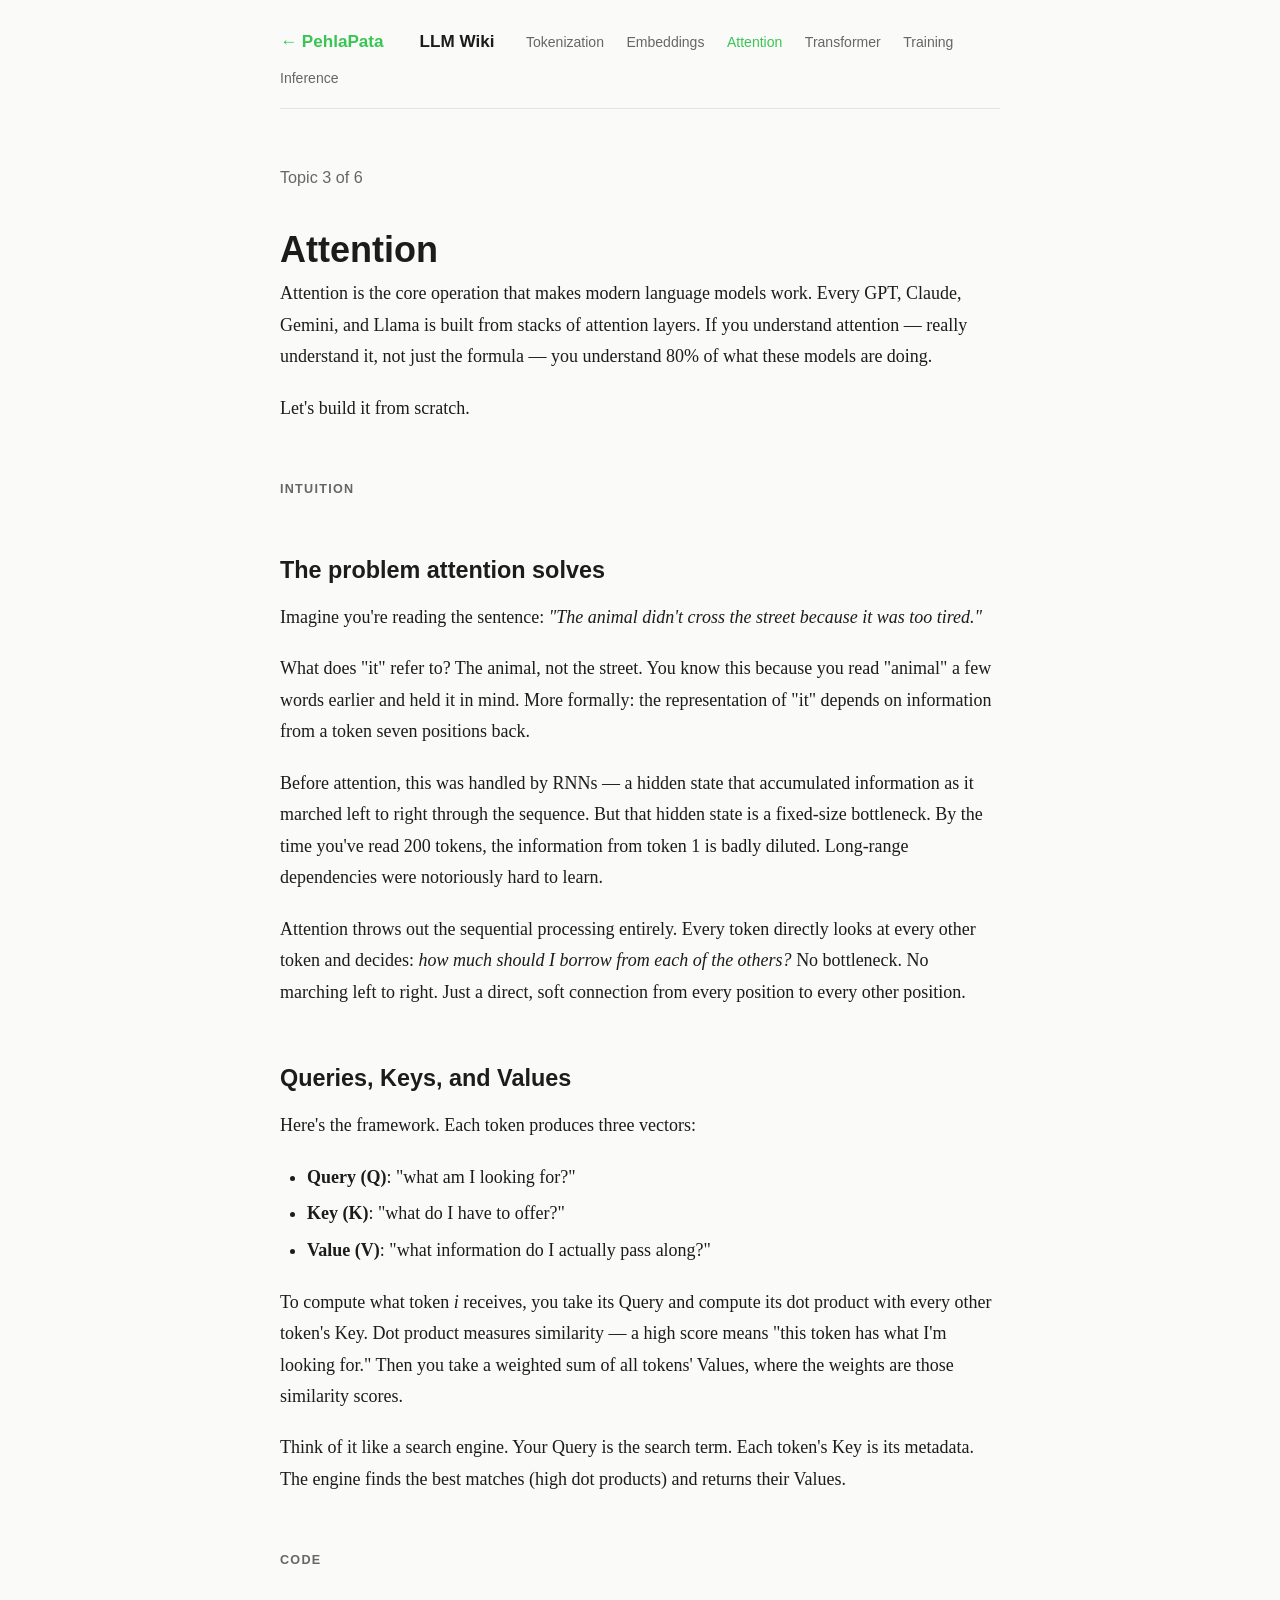
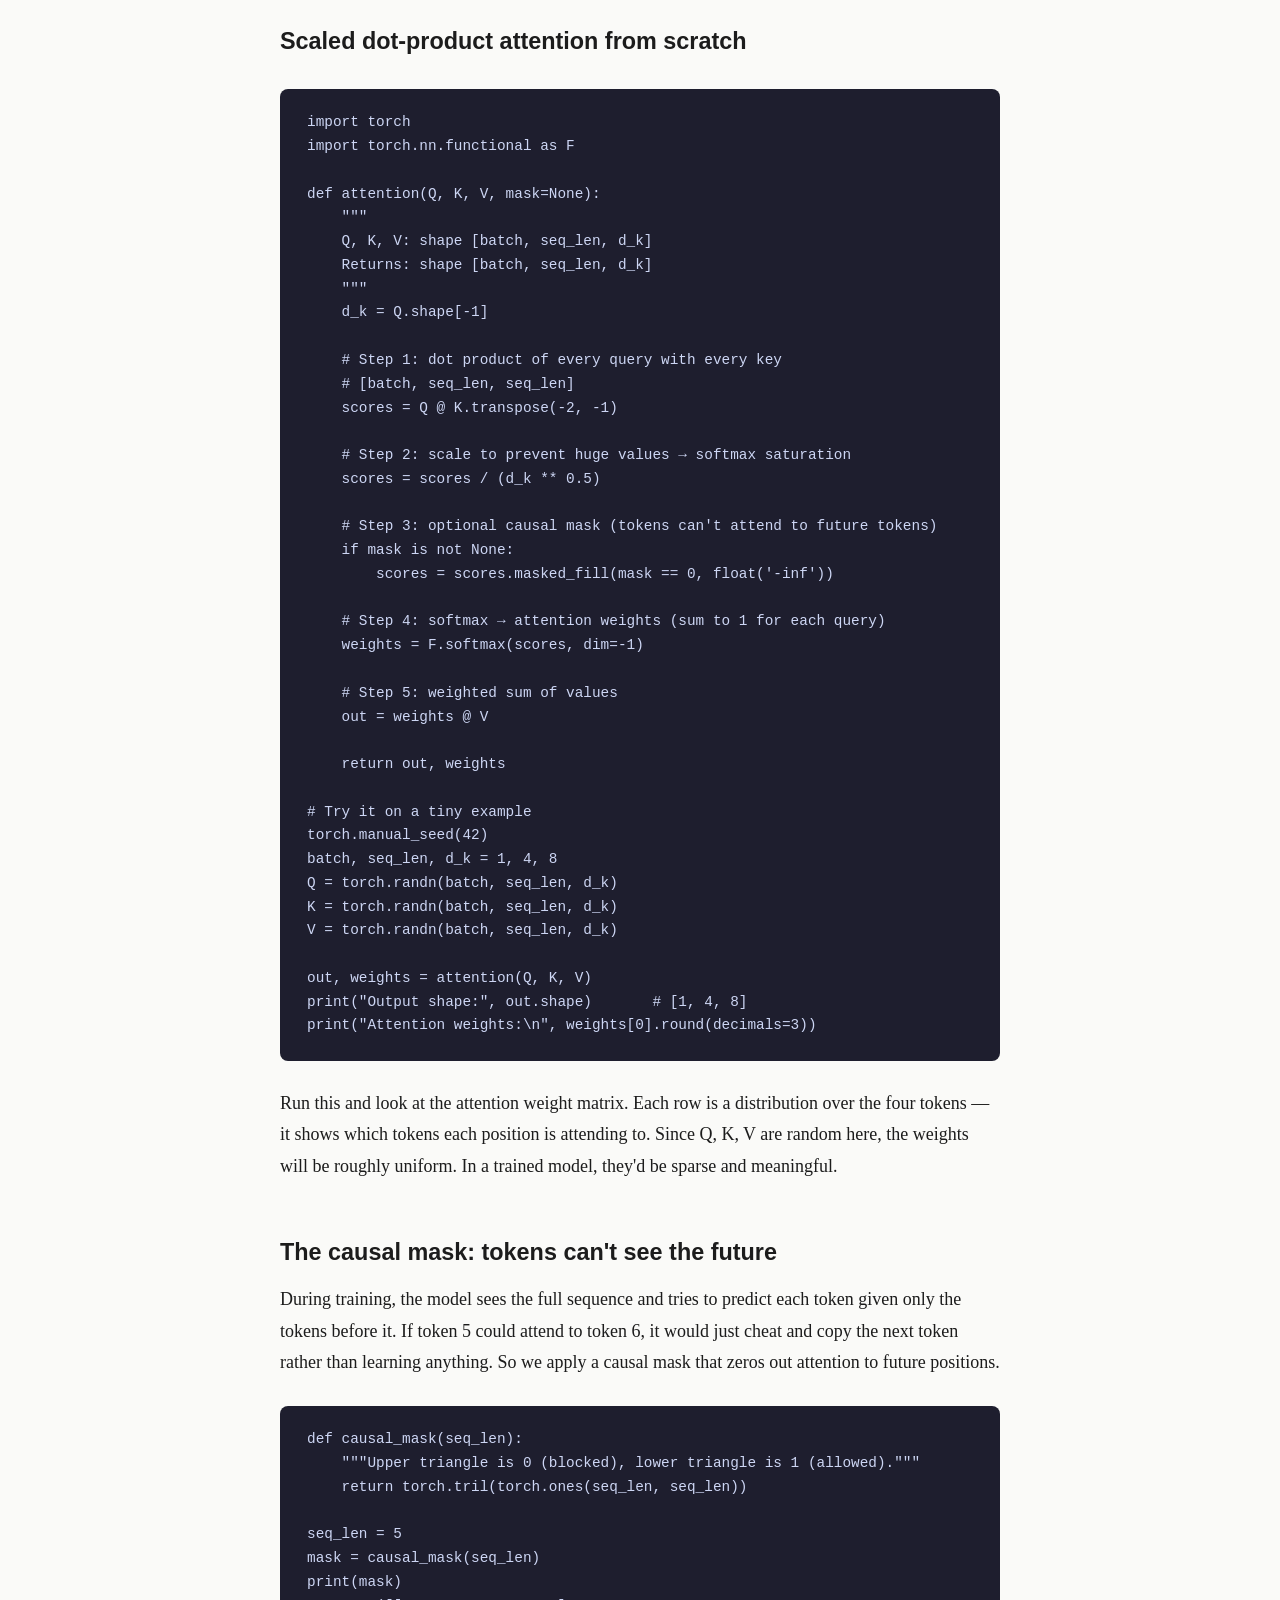
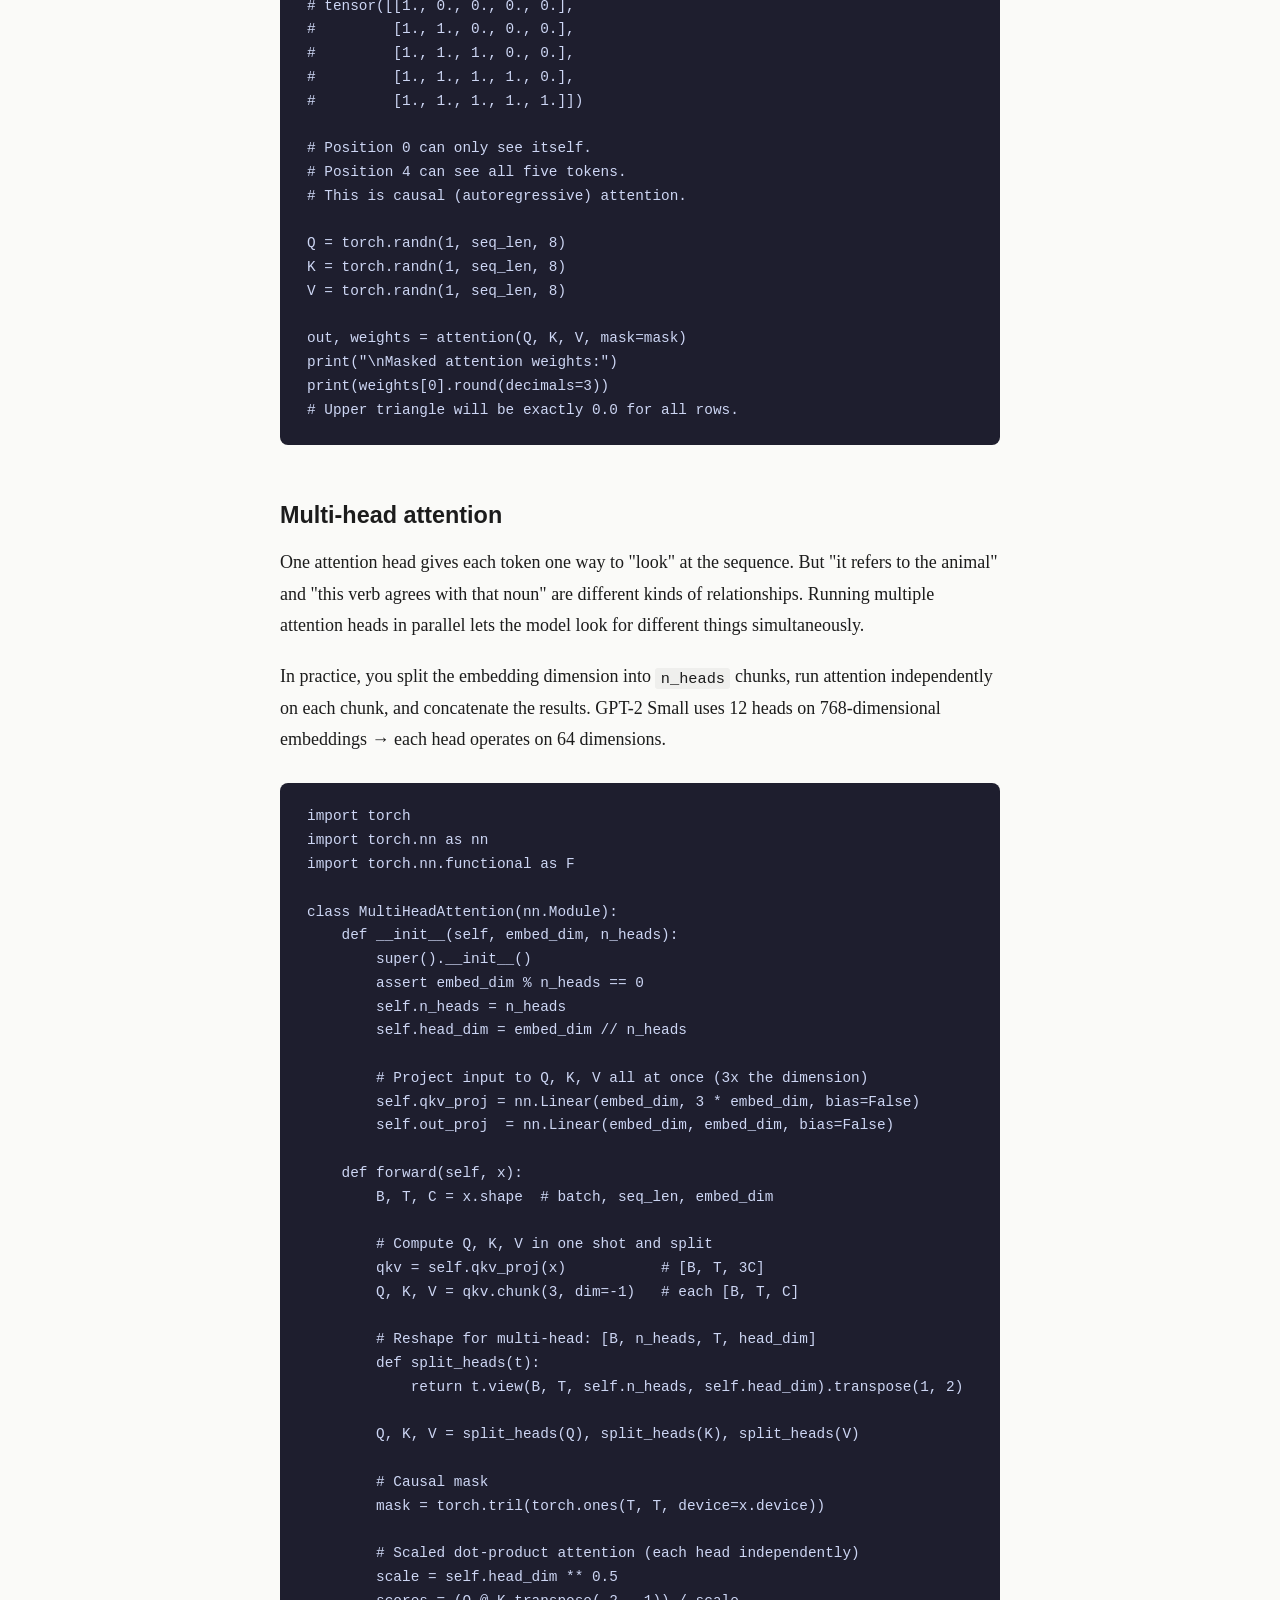
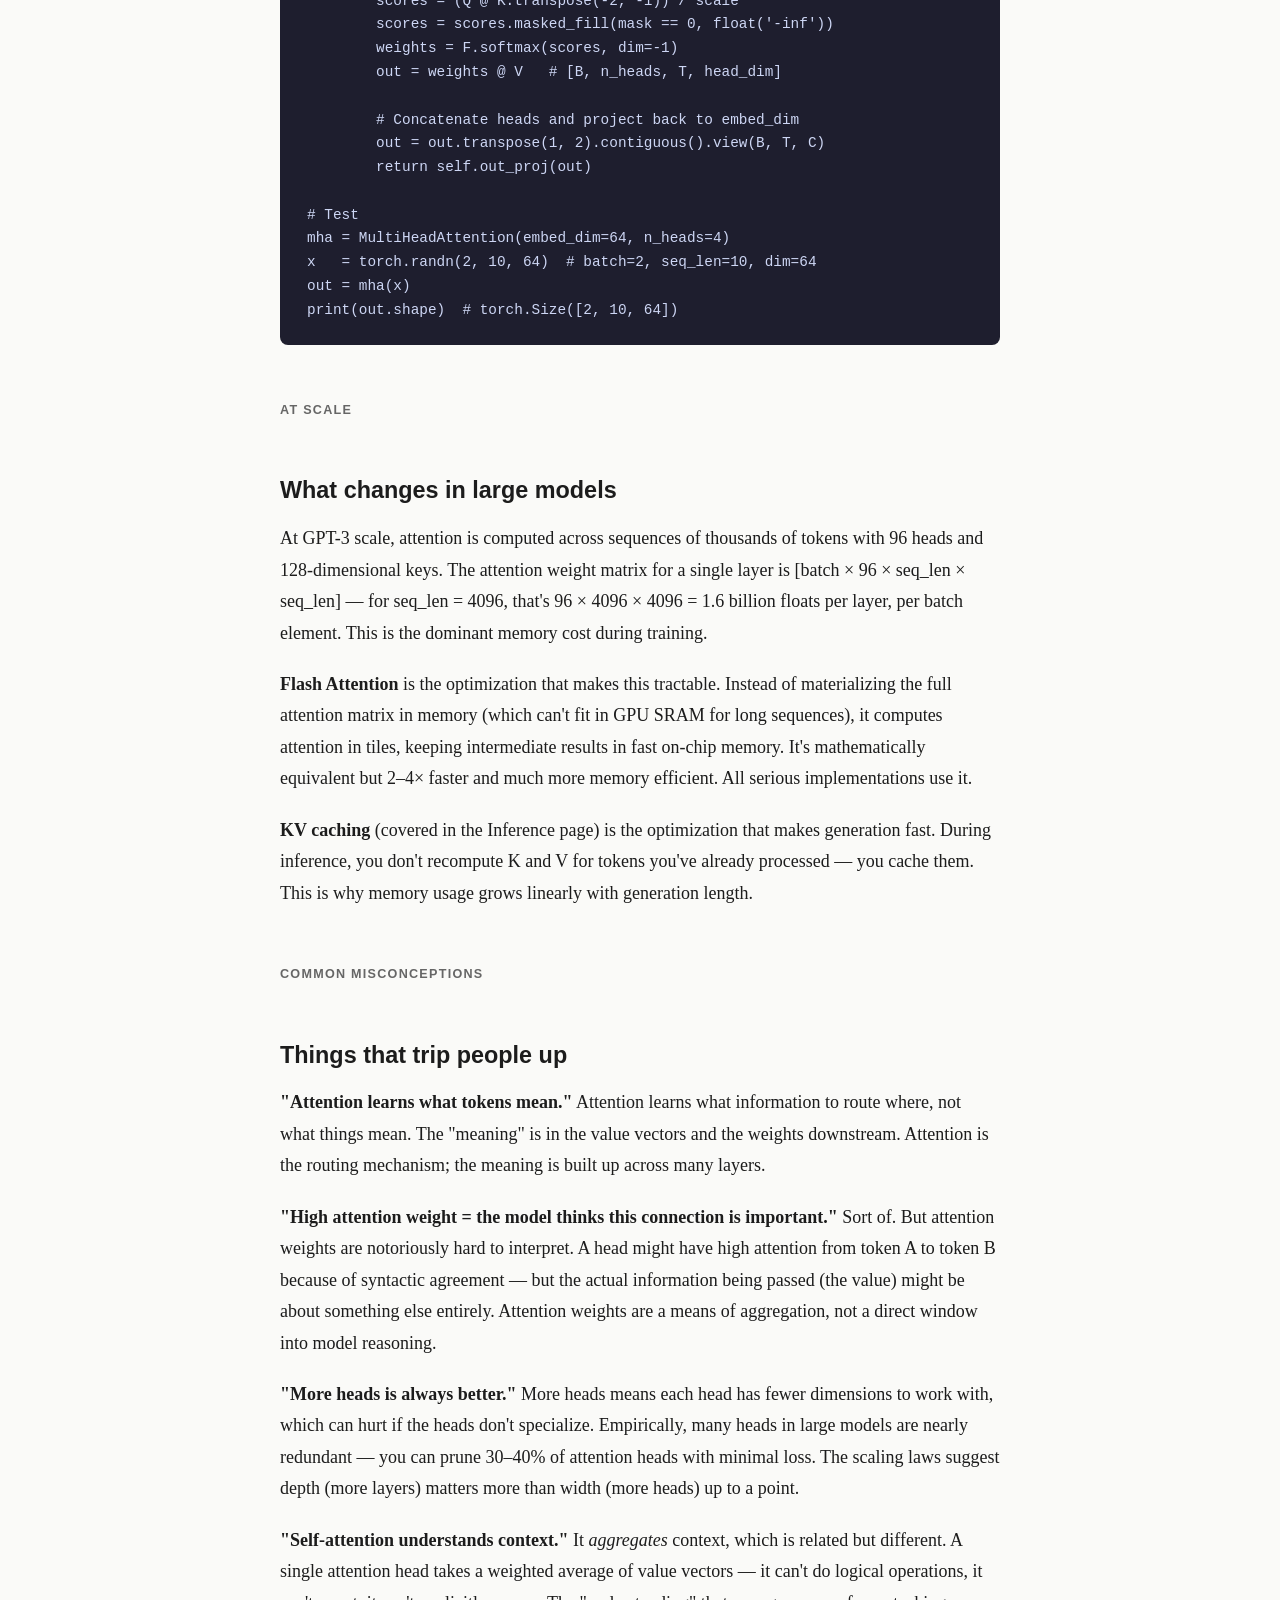
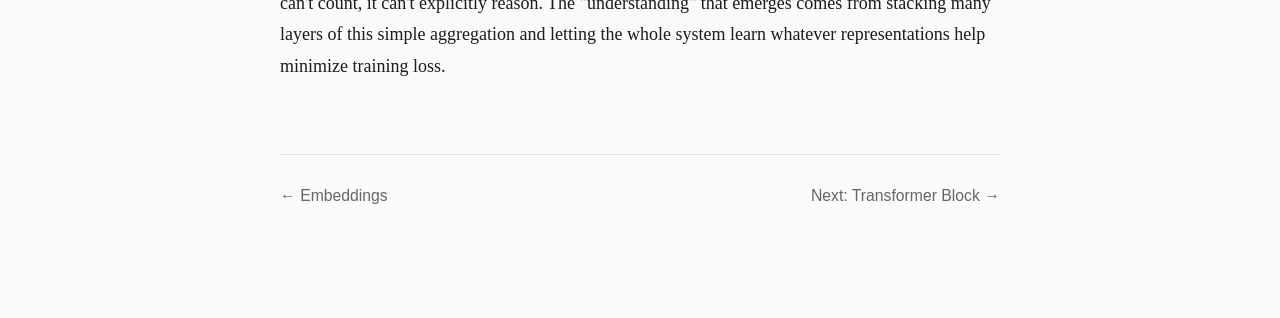
<file: llm-wiki/attention.html>
<!DOCTYPE html>
<html lang="en">
<head>
  <meta charset="UTF-8">
  <meta name="viewport" content="width=device-width, initial-scale=1.0">
  <title>Attention — LLM Wiki</title>
  <link rel="stylesheet" href="style.css">
</head>
<body>
<nav>
  <a class="home-link" href="../index.html" style="color:#39C553;margin-right:0.75rem;">← PehlaPata</a><a class="home-link" href="index.html">LLM Wiki</a>
  <a href="tokenization.html">Tokenization</a>
  <a href="embeddings.html">Embeddings</a>
  <a href="attention.html" class="active">Attention</a>
  <a href="transformer.html">Transformer</a>
  <a href="training.html">Training</a>
  <a href="inference.html">Inference</a>
</nav>
<main>
  <p class="subtitle">Topic 3 of 6</p>
  <h1>Attention</h1>

  <p>Attention is the core operation that makes modern language models work. Every GPT, Claude, Gemini, and Llama is built from stacks of attention layers. If you understand attention — really understand it, not just the formula — you understand 80% of what these models are doing.</p>

  <p>Let's build it from scratch.</p>

  <div class="section-label">Intuition</div>
  <h2>The problem attention solves</h2>

  <p>Imagine you're reading the sentence: <em>"The animal didn't cross the street because it was too tired."</em></p>

  <p>What does "it" refer to? The animal, not the street. You know this because you read "animal" a few words earlier and held it in mind. More formally: the representation of "it" depends on information from a token seven positions back.</p>

  <p>Before attention, this was handled by RNNs — a hidden state that accumulated information as it marched left to right through the sequence. But that hidden state is a fixed-size bottleneck. By the time you've read 200 tokens, the information from token 1 is badly diluted. Long-range dependencies were notoriously hard to learn.</p>

  <p>Attention throws out the sequential processing entirely. Every token directly looks at every other token and decides: <em>how much should I borrow from each of the others?</em> No bottleneck. No marching left to right. Just a direct, soft connection from every position to every other position.</p>

  <h2>Queries, Keys, and Values</h2>

  <p>Here's the framework. Each token produces three vectors:</p>
  <ul>
    <li><strong>Query (Q)</strong>: "what am I looking for?"</li>
    <li><strong>Key (K)</strong>: "what do I have to offer?"</li>
    <li><strong>Value (V)</strong>: "what information do I actually pass along?"</li>
  </ul>

  <p>To compute what token <em>i</em> receives, you take its Query and compute its dot product with every other token's Key. Dot product measures similarity — a high score means "this token has what I'm looking for." Then you take a weighted sum of all tokens' Values, where the weights are those similarity scores.</p>

  <p>Think of it like a search engine. Your Query is the search term. Each token's Key is its metadata. The engine finds the best matches (high dot products) and returns their Values.</p>

  <div class="section-label">Code</div>
  <h2>Scaled dot-product attention from scratch</h2>

<pre><code>import torch
import torch.nn.functional as F

def attention(Q, K, V, mask=None):
    """
    Q, K, V: shape [batch, seq_len, d_k]
    Returns: shape [batch, seq_len, d_k]
    """
    d_k = Q.shape[-1]

    # Step 1: dot product of every query with every key
    # [batch, seq_len, seq_len]
    scores = Q @ K.transpose(-2, -1)

    # Step 2: scale to prevent huge values → softmax saturation
    scores = scores / (d_k ** 0.5)

    # Step 3: optional causal mask (tokens can't attend to future tokens)
    if mask is not None:
        scores = scores.masked_fill(mask == 0, float('-inf'))

    # Step 4: softmax → attention weights (sum to 1 for each query)
    weights = F.softmax(scores, dim=-1)

    # Step 5: weighted sum of values
    out = weights @ V

    return out, weights

# Try it on a tiny example
torch.manual_seed(42)
batch, seq_len, d_k = 1, 4, 8
Q = torch.randn(batch, seq_len, d_k)
K = torch.randn(batch, seq_len, d_k)
V = torch.randn(batch, seq_len, d_k)

out, weights = attention(Q, K, V)
print("Output shape:", out.shape)       # [1, 4, 8]
print("Attention weights:\n", weights[0].round(decimals=3))</code></pre>

  <p>Run this and look at the attention weight matrix. Each row is a distribution over the four tokens — it shows which tokens each position is attending to. Since Q, K, V are random here, the weights will be roughly uniform. In a trained model, they'd be sparse and meaningful.</p>

  <h2>The causal mask: tokens can't see the future</h2>

  <p>During training, the model sees the full sequence and tries to predict each token given only the tokens before it. If token 5 could attend to token 6, it would just cheat and copy the next token rather than learning anything. So we apply a causal mask that zeros out attention to future positions.</p>

<pre><code>def causal_mask(seq_len):
    """Upper triangle is 0 (blocked), lower triangle is 1 (allowed)."""
    return torch.tril(torch.ones(seq_len, seq_len))

seq_len = 5
mask = causal_mask(seq_len)
print(mask)
# tensor([[1., 0., 0., 0., 0.],
#         [1., 1., 0., 0., 0.],
#         [1., 1., 1., 0., 0.],
#         [1., 1., 1., 1., 0.],
#         [1., 1., 1., 1., 1.]])

# Position 0 can only see itself.
# Position 4 can see all five tokens.
# This is causal (autoregressive) attention.

Q = torch.randn(1, seq_len, 8)
K = torch.randn(1, seq_len, 8)
V = torch.randn(1, seq_len, 8)

out, weights = attention(Q, K, V, mask=mask)
print("\nMasked attention weights:")
print(weights[0].round(decimals=3))
# Upper triangle will be exactly 0.0 for all rows.</code></pre>

  <h2>Multi-head attention</h2>

  <p>One attention head gives each token one way to "look" at the sequence. But "it refers to the animal" and "this verb agrees with that noun" are different kinds of relationships. Running multiple attention heads in parallel lets the model look for different things simultaneously.</p>

  <p>In practice, you split the embedding dimension into <code>n_heads</code> chunks, run attention independently on each chunk, and concatenate the results. GPT-2 Small uses 12 heads on 768-dimensional embeddings → each head operates on 64 dimensions.</p>

<pre><code>import torch
import torch.nn as nn
import torch.nn.functional as F

class MultiHeadAttention(nn.Module):
    def __init__(self, embed_dim, n_heads):
        super().__init__()
        assert embed_dim % n_heads == 0
        self.n_heads = n_heads
        self.head_dim = embed_dim // n_heads

        # Project input to Q, K, V all at once (3x the dimension)
        self.qkv_proj = nn.Linear(embed_dim, 3 * embed_dim, bias=False)
        self.out_proj  = nn.Linear(embed_dim, embed_dim, bias=False)

    def forward(self, x):
        B, T, C = x.shape  # batch, seq_len, embed_dim

        # Compute Q, K, V in one shot and split
        qkv = self.qkv_proj(x)           # [B, T, 3C]
        Q, K, V = qkv.chunk(3, dim=-1)   # each [B, T, C]

        # Reshape for multi-head: [B, n_heads, T, head_dim]
        def split_heads(t):
            return t.view(B, T, self.n_heads, self.head_dim).transpose(1, 2)

        Q, K, V = split_heads(Q), split_heads(K), split_heads(V)

        # Causal mask
        mask = torch.tril(torch.ones(T, T, device=x.device))

        # Scaled dot-product attention (each head independently)
        scale = self.head_dim ** 0.5
        scores = (Q @ K.transpose(-2, -1)) / scale
        scores = scores.masked_fill(mask == 0, float('-inf'))
        weights = F.softmax(scores, dim=-1)
        out = weights @ V   # [B, n_heads, T, head_dim]

        # Concatenate heads and project back to embed_dim
        out = out.transpose(1, 2).contiguous().view(B, T, C)
        return self.out_proj(out)

# Test
mha = MultiHeadAttention(embed_dim=64, n_heads=4)
x   = torch.randn(2, 10, 64)  # batch=2, seq_len=10, dim=64
out = mha(x)
print(out.shape)  # torch.Size([2, 10, 64])</code></pre>

  <div class="section-label">At Scale</div>
  <h2>What changes in large models</h2>

  <p>At GPT-3 scale, attention is computed across sequences of thousands of tokens with 96 heads and 128-dimensional keys. The attention weight matrix for a single layer is [batch × 96 × seq_len × seq_len] — for seq_len = 4096, that's 96 × 4096 × 4096 = 1.6 billion floats per layer, per batch element. This is the dominant memory cost during training.</p>

  <p><strong>Flash Attention</strong> is the optimization that makes this tractable. Instead of materializing the full attention matrix in memory (which can't fit in GPU SRAM for long sequences), it computes attention in tiles, keeping intermediate results in fast on-chip memory. It's mathematically equivalent but 2–4× faster and much more memory efficient. All serious implementations use it.</p>

  <p><strong>KV caching</strong> (covered in the Inference page) is the optimization that makes generation fast. During inference, you don't recompute K and V for tokens you've already processed — you cache them. This is why memory usage grows linearly with generation length.</p>

  <div class="section-label">Common Misconceptions</div>
  <h2>Things that trip people up</h2>

  <p><strong>"Attention learns what tokens mean."</strong> Attention learns what information to route where, not what things mean. The "meaning" is in the value vectors and the weights downstream. Attention is the routing mechanism; the meaning is built up across many layers.</p>

  <p><strong>"High attention weight = the model thinks this connection is important."</strong> Sort of. But attention weights are notoriously hard to interpret. A head might have high attention from token A to token B because of syntactic agreement — but the actual information being passed (the value) might be about something else entirely. Attention weights are a means of aggregation, not a direct window into model reasoning.</p>

  <p><strong>"More heads is always better."</strong> More heads means each head has fewer dimensions to work with, which can hurt if the heads don't specialize. Empirically, many heads in large models are nearly redundant — you can prune 30–40% of attention heads with minimal loss. The scaling laws suggest depth (more layers) matters more than width (more heads) up to a point.</p>

  <p><strong>"Self-attention understands context."</strong> It <em>aggregates</em> context, which is related but different. A single attention head takes a weighted average of value vectors — it can't do logical operations, it can't count, it can't explicitly reason. The "understanding" that emerges comes from stacking many layers of this simple aggregation and letting the whole system learn whatever representations help minimize training loss.</p>

  <div class="page-nav">
    <a href="embeddings.html">← Embeddings</a>
    <a href="transformer.html">Next: Transformer Block →</a>
  </div>
</main>
</body>
</html>
</file>
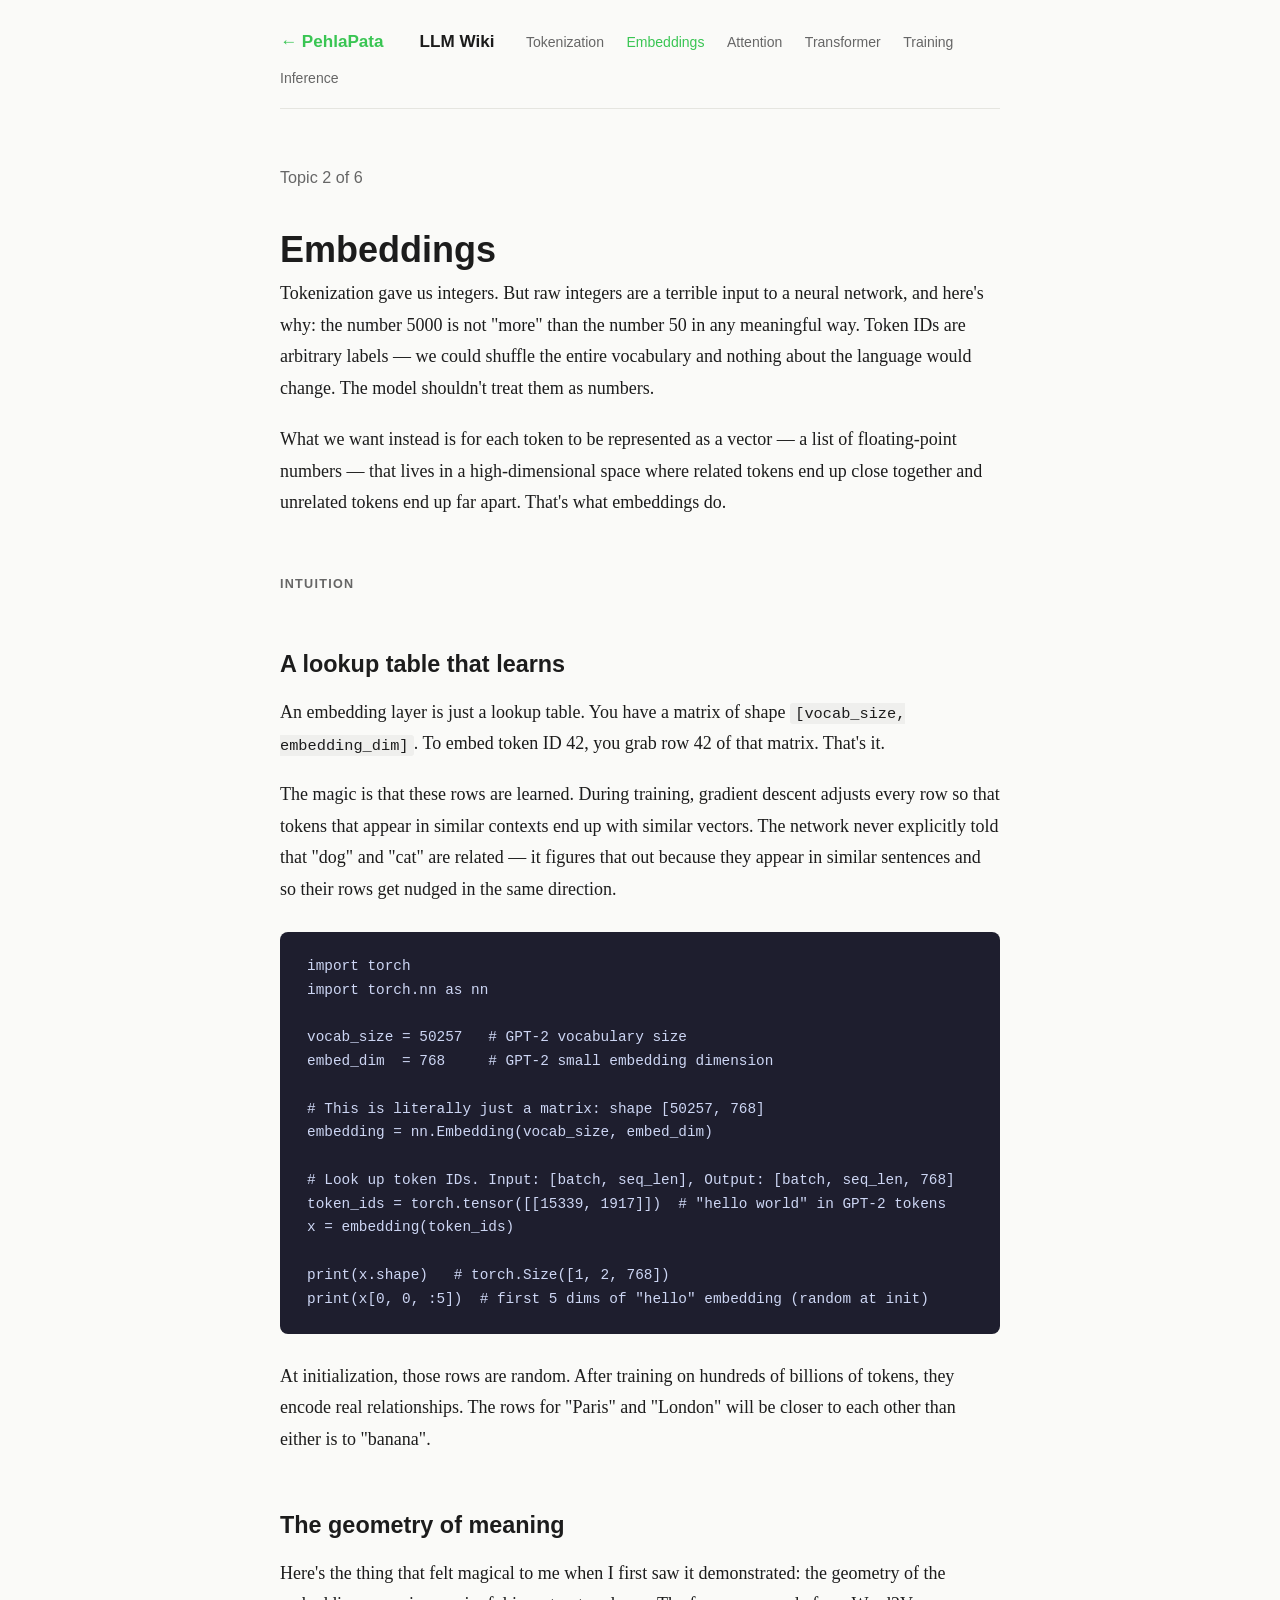
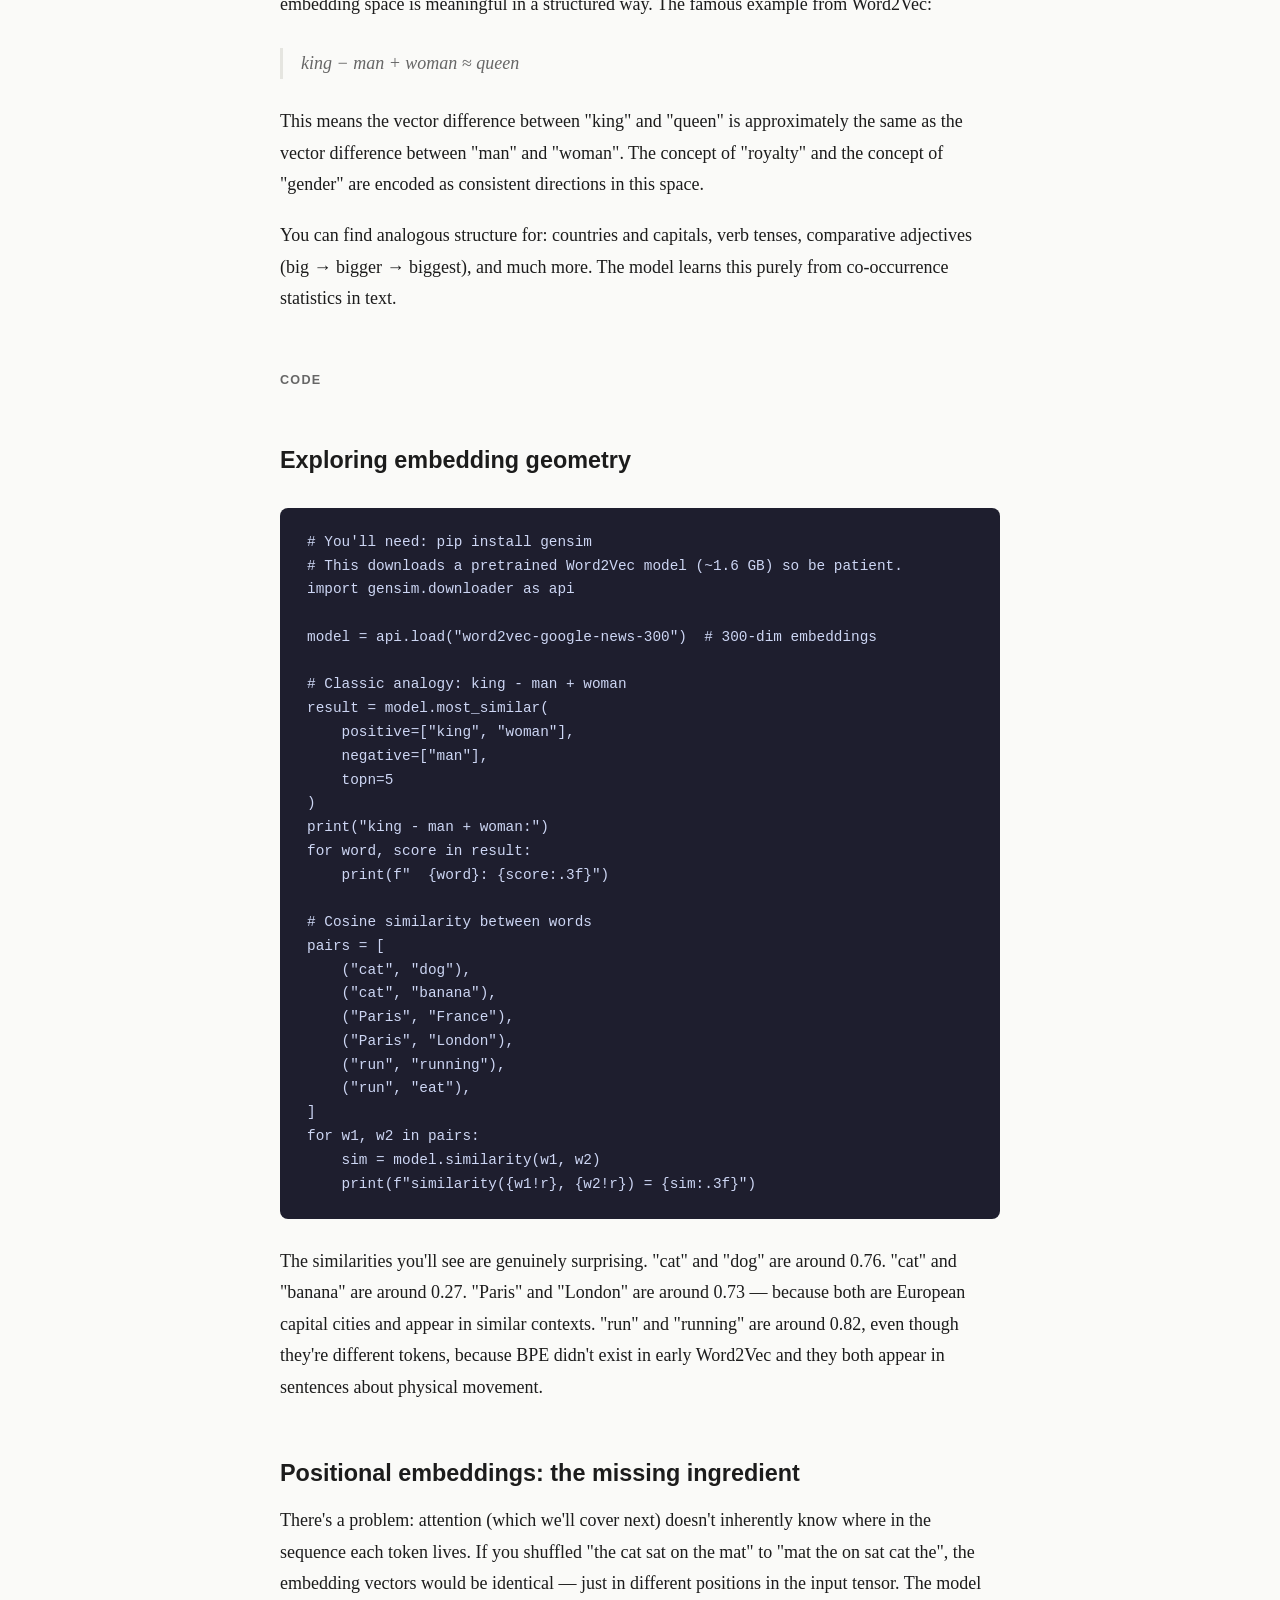
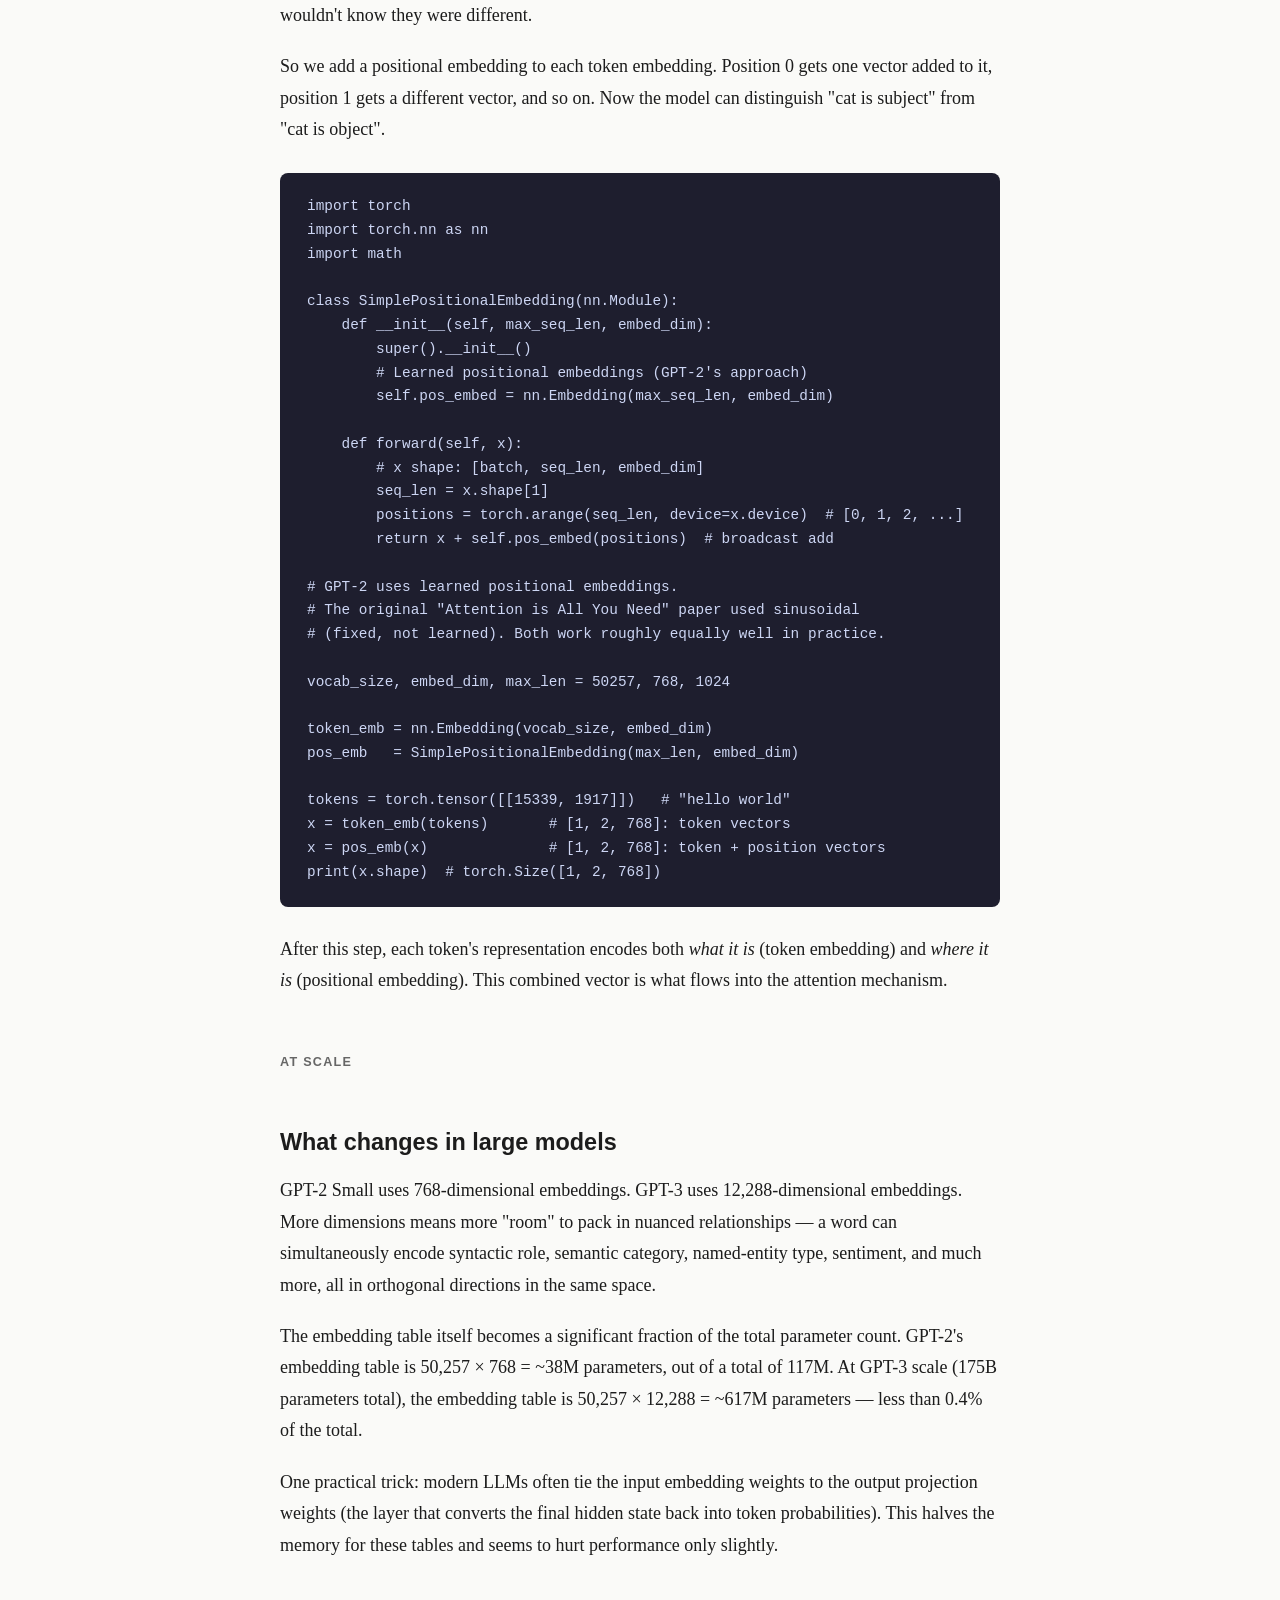
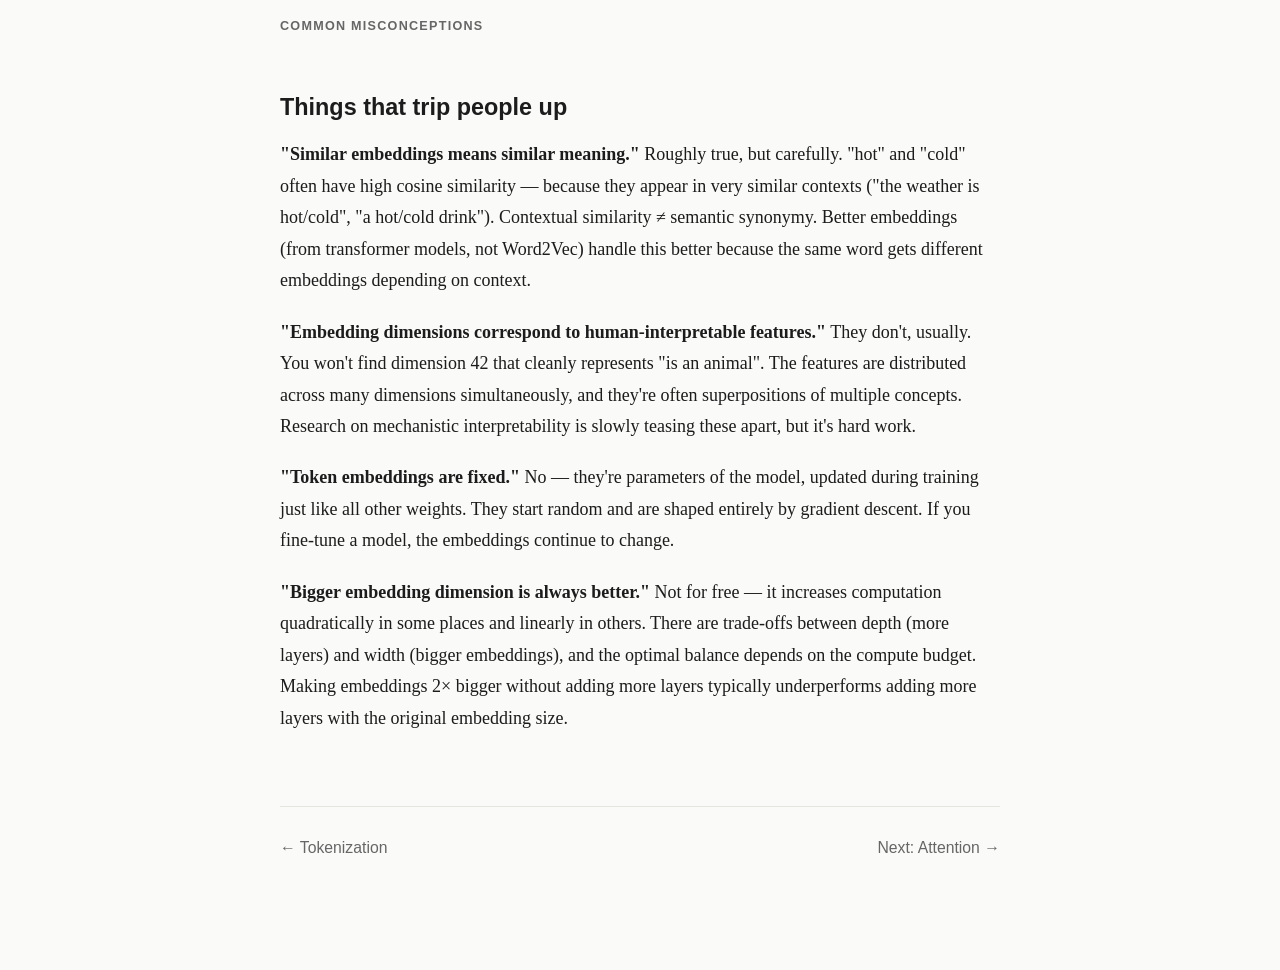
<file: llm-wiki/embeddings.html>
<!DOCTYPE html>
<html lang="en">
<head>
  <meta charset="UTF-8">
  <meta name="viewport" content="width=device-width, initial-scale=1.0">
  <title>Embeddings — LLM Wiki</title>
  <link rel="stylesheet" href="style.css">
</head>
<body>
<nav>
  <a class="home-link" href="../index.html" style="color:#39C553;margin-right:0.75rem;">← PehlaPata</a><a class="home-link" href="index.html">LLM Wiki</a>
  <a href="tokenization.html">Tokenization</a>
  <a href="embeddings.html" class="active">Embeddings</a>
  <a href="attention.html">Attention</a>
  <a href="transformer.html">Transformer</a>
  <a href="training.html">Training</a>
  <a href="inference.html">Inference</a>
</nav>
<main>
  <p class="subtitle">Topic 2 of 6</p>
  <h1>Embeddings</h1>

  <p>Tokenization gave us integers. But raw integers are a terrible input to a neural network, and here's why: the number 5000 is not "more" than the number 50 in any meaningful way. Token IDs are arbitrary labels — we could shuffle the entire vocabulary and nothing about the language would change. The model shouldn't treat them as numbers.</p>

  <p>What we want instead is for each token to be represented as a vector — a list of floating-point numbers — that lives in a high-dimensional space where related tokens end up close together and unrelated tokens end up far apart. That's what embeddings do.</p>

  <div class="section-label">Intuition</div>
  <h2>A lookup table that learns</h2>

  <p>An embedding layer is just a lookup table. You have a matrix of shape <code>[vocab_size, embedding_dim]</code>. To embed token ID 42, you grab row 42 of that matrix. That's it.</p>

  <p>The magic is that these rows are learned. During training, gradient descent adjusts every row so that tokens that appear in similar contexts end up with similar vectors. The network never explicitly told that "dog" and "cat" are related — it figures that out because they appear in similar sentences and so their rows get nudged in the same direction.</p>

<pre><code>import torch
import torch.nn as nn

vocab_size = 50257   # GPT-2 vocabulary size
embed_dim  = 768     # GPT-2 small embedding dimension

# This is literally just a matrix: shape [50257, 768]
embedding = nn.Embedding(vocab_size, embed_dim)

# Look up token IDs. Input: [batch, seq_len], Output: [batch, seq_len, 768]
token_ids = torch.tensor([[15339, 1917]])  # "hello world" in GPT-2 tokens
x = embedding(token_ids)

print(x.shape)   # torch.Size([1, 2, 768])
print(x[0, 0, :5])  # first 5 dims of "hello" embedding (random at init)</code></pre>

  <p>At initialization, those rows are random. After training on hundreds of billions of tokens, they encode real relationships. The rows for "Paris" and "London" will be closer to each other than either is to "banana".</p>

  <h2>The geometry of meaning</h2>

  <p>Here's the thing that felt magical to me when I first saw it demonstrated: the geometry of the embedding space is meaningful in a structured way. The famous example from Word2Vec:</p>

  <blockquote style="border-left: 3px solid var(--border); padding-left: 1rem; margin: 1.5rem 0; color: var(--fg-muted); font-style: italic;">
    king − man + woman ≈ queen
  </blockquote>

  <p>This means the vector difference between "king" and "queen" is approximately the same as the vector difference between "man" and "woman". The concept of "royalty" and the concept of "gender" are encoded as consistent directions in this space.</p>

  <p>You can find analogous structure for: countries and capitals, verb tenses, comparative adjectives (big → bigger → biggest), and much more. The model learns this purely from co-occurrence statistics in text.</p>

  <div class="section-label">Code</div>
  <h2>Exploring embedding geometry</h2>

<pre><code># You'll need: pip install gensim
# This downloads a pretrained Word2Vec model (~1.6 GB) so be patient.
import gensim.downloader as api

model = api.load("word2vec-google-news-300")  # 300-dim embeddings

# Classic analogy: king - man + woman
result = model.most_similar(
    positive=["king", "woman"],
    negative=["man"],
    topn=5
)
print("king - man + woman:")
for word, score in result:
    print(f"  {word}: {score:.3f}")

# Cosine similarity between words
pairs = [
    ("cat", "dog"),
    ("cat", "banana"),
    ("Paris", "France"),
    ("Paris", "London"),
    ("run", "running"),
    ("run", "eat"),
]
for w1, w2 in pairs:
    sim = model.similarity(w1, w2)
    print(f"similarity({w1!r}, {w2!r}) = {sim:.3f}")</code></pre>

  <p>The similarities you'll see are genuinely surprising. "cat" and "dog" are around 0.76. "cat" and "banana" are around 0.27. "Paris" and "London" are around 0.73 — because both are European capital cities and appear in similar contexts. "run" and "running" are around 0.82, even though they're different tokens, because BPE didn't exist in early Word2Vec and they both appear in sentences about physical movement.</p>

  <h2>Positional embeddings: the missing ingredient</h2>

  <p>There's a problem: attention (which we'll cover next) doesn't inherently know where in the sequence each token lives. If you shuffled "the cat sat on the mat" to "mat the on sat cat the", the embedding vectors would be identical — just in different positions in the input tensor. The model wouldn't know they were different.</p>

  <p>So we add a positional embedding to each token embedding. Position 0 gets one vector added to it, position 1 gets a different vector, and so on. Now the model can distinguish "cat is subject" from "cat is object".</p>

<pre><code>import torch
import torch.nn as nn
import math

class SimplePositionalEmbedding(nn.Module):
    def __init__(self, max_seq_len, embed_dim):
        super().__init__()
        # Learned positional embeddings (GPT-2's approach)
        self.pos_embed = nn.Embedding(max_seq_len, embed_dim)

    def forward(self, x):
        # x shape: [batch, seq_len, embed_dim]
        seq_len = x.shape[1]
        positions = torch.arange(seq_len, device=x.device)  # [0, 1, 2, ...]
        return x + self.pos_embed(positions)  # broadcast add

# GPT-2 uses learned positional embeddings.
# The original "Attention is All You Need" paper used sinusoidal
# (fixed, not learned). Both work roughly equally well in practice.

vocab_size, embed_dim, max_len = 50257, 768, 1024

token_emb = nn.Embedding(vocab_size, embed_dim)
pos_emb   = SimplePositionalEmbedding(max_len, embed_dim)

tokens = torch.tensor([[15339, 1917]])   # "hello world"
x = token_emb(tokens)       # [1, 2, 768]: token vectors
x = pos_emb(x)              # [1, 2, 768]: token + position vectors
print(x.shape)  # torch.Size([1, 2, 768])</code></pre>

  <p>After this step, each token's representation encodes both <em>what it is</em> (token embedding) and <em>where it is</em> (positional embedding). This combined vector is what flows into the attention mechanism.</p>

  <div class="section-label">At Scale</div>
  <h2>What changes in large models</h2>

  <p>GPT-2 Small uses 768-dimensional embeddings. GPT-3 uses 12,288-dimensional embeddings. More dimensions means more "room" to pack in nuanced relationships — a word can simultaneously encode syntactic role, semantic category, named-entity type, sentiment, and much more, all in orthogonal directions in the same space.</p>

  <p>The embedding table itself becomes a significant fraction of the total parameter count. GPT-2's embedding table is 50,257 × 768 = ~38M parameters, out of a total of 117M. At GPT-3 scale (175B parameters total), the embedding table is 50,257 × 12,288 = ~617M parameters — less than 0.4% of the total.</p>

  <p>One practical trick: modern LLMs often tie the input embedding weights to the output projection weights (the layer that converts the final hidden state back into token probabilities). This halves the memory for these tables and seems to hurt performance only slightly.</p>

  <div class="section-label">Common Misconceptions</div>
  <h2>Things that trip people up</h2>

  <p><strong>"Similar embeddings means similar meaning."</strong> Roughly true, but carefully. "hot" and "cold" often have high cosine similarity — because they appear in very similar contexts ("the weather is hot/cold", "a hot/cold drink"). Contextual similarity ≠ semantic synonymy. Better embeddings (from transformer models, not Word2Vec) handle this better because the same word gets different embeddings depending on context.</p>

  <p><strong>"Embedding dimensions correspond to human-interpretable features."</strong> They don't, usually. You won't find dimension 42 that cleanly represents "is an animal". The features are distributed across many dimensions simultaneously, and they're often superpositions of multiple concepts. Research on mechanistic interpretability is slowly teasing these apart, but it's hard work.</p>

  <p><strong>"Token embeddings are fixed."</strong> No — they're parameters of the model, updated during training just like all other weights. They start random and are shaped entirely by gradient descent. If you fine-tune a model, the embeddings continue to change.</p>

  <p><strong>"Bigger embedding dimension is always better."</strong> Not for free — it increases computation quadratically in some places and linearly in others. There are trade-offs between depth (more layers) and width (bigger embeddings), and the optimal balance depends on the compute budget. Making embeddings 2× bigger without adding more layers typically underperforms adding more layers with the original embedding size.</p>

  <div class="page-nav">
    <a href="tokenization.html">← Tokenization</a>
    <a href="attention.html">Next: Attention →</a>
  </div>
</main>
</body>
</html>
</file>
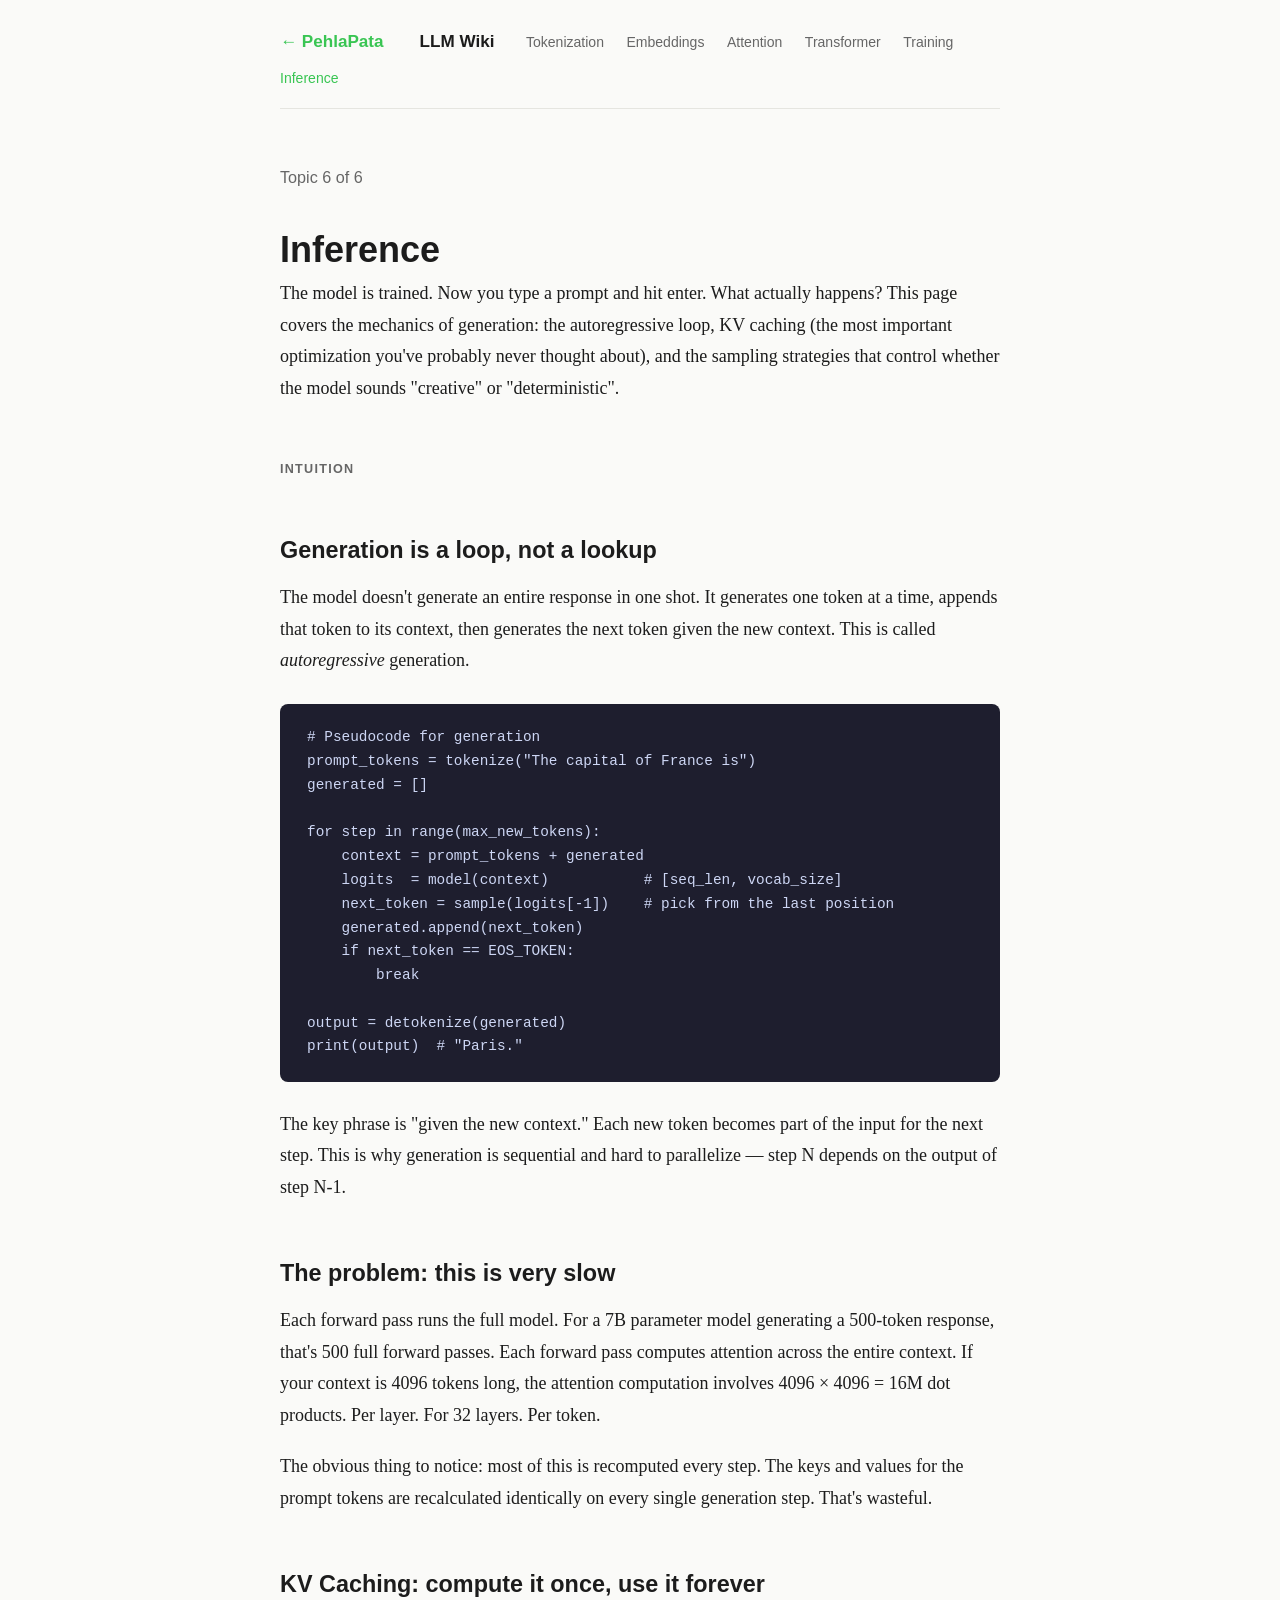
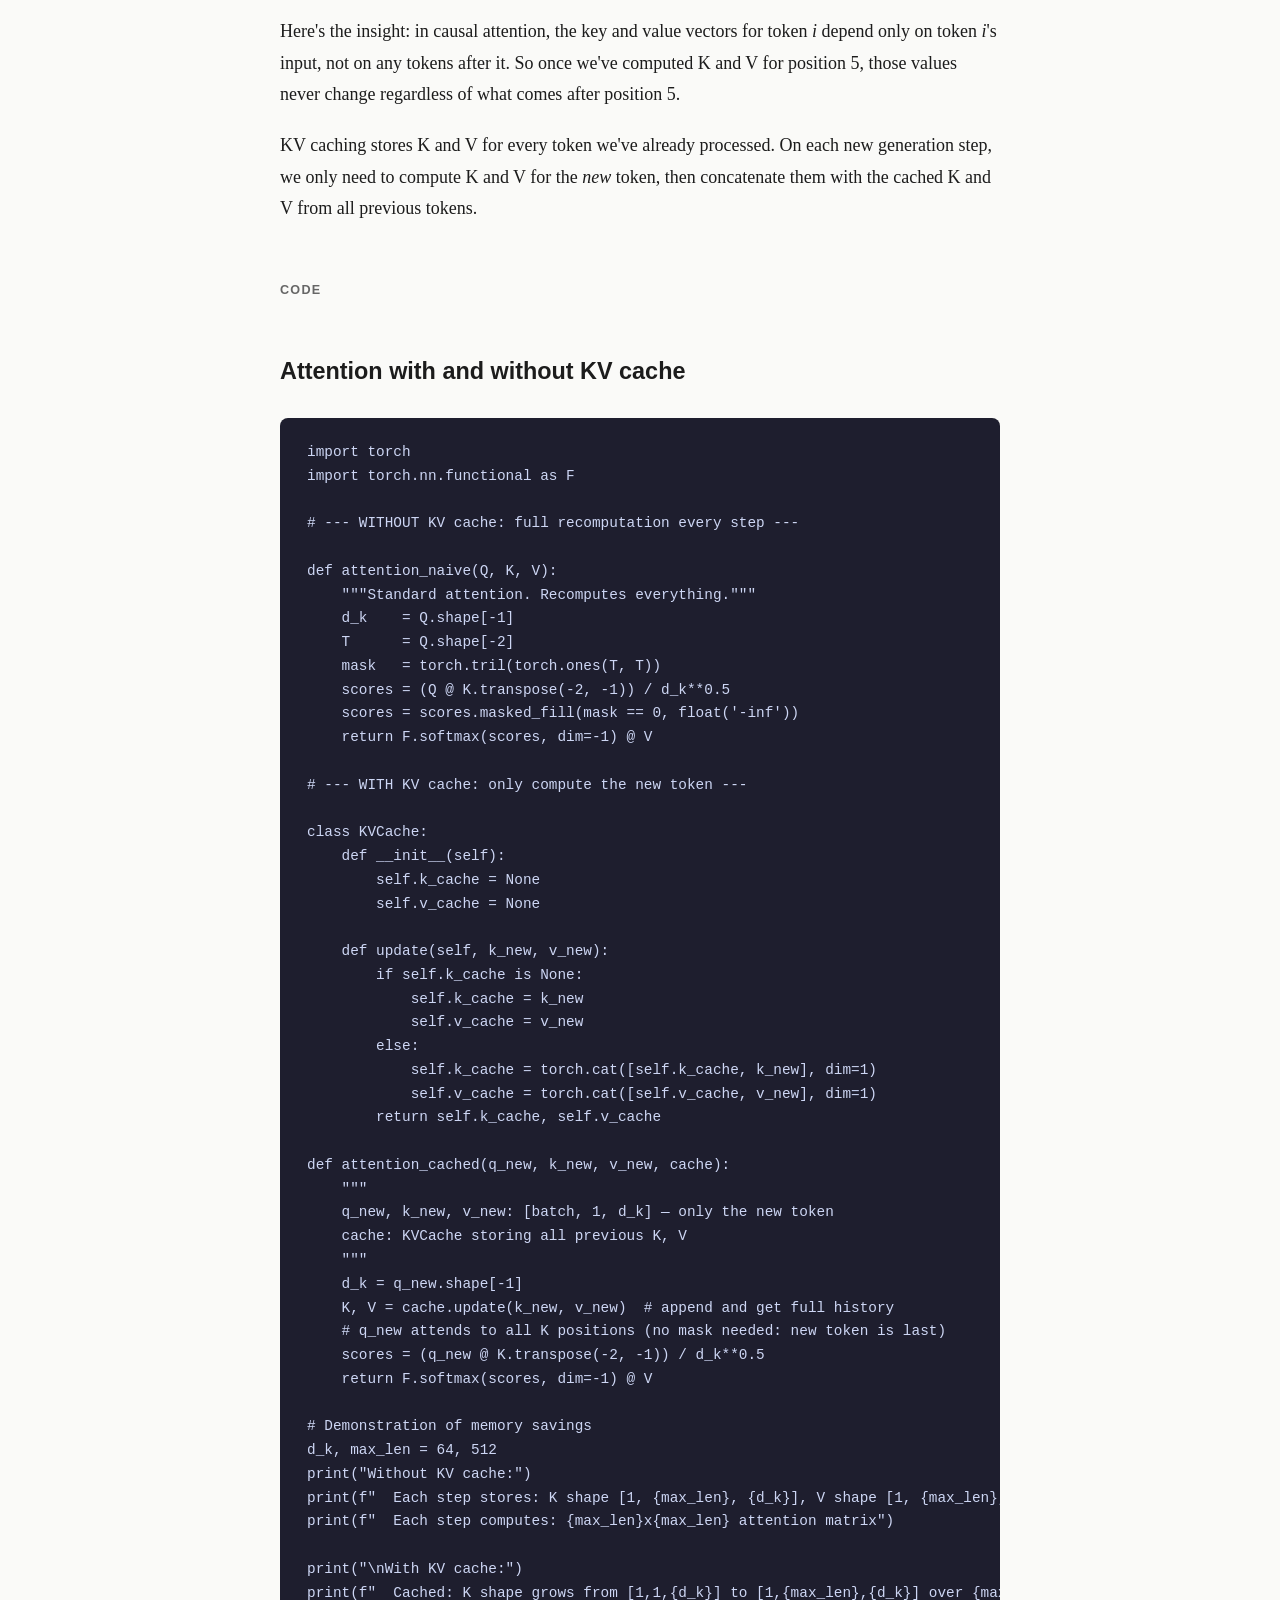
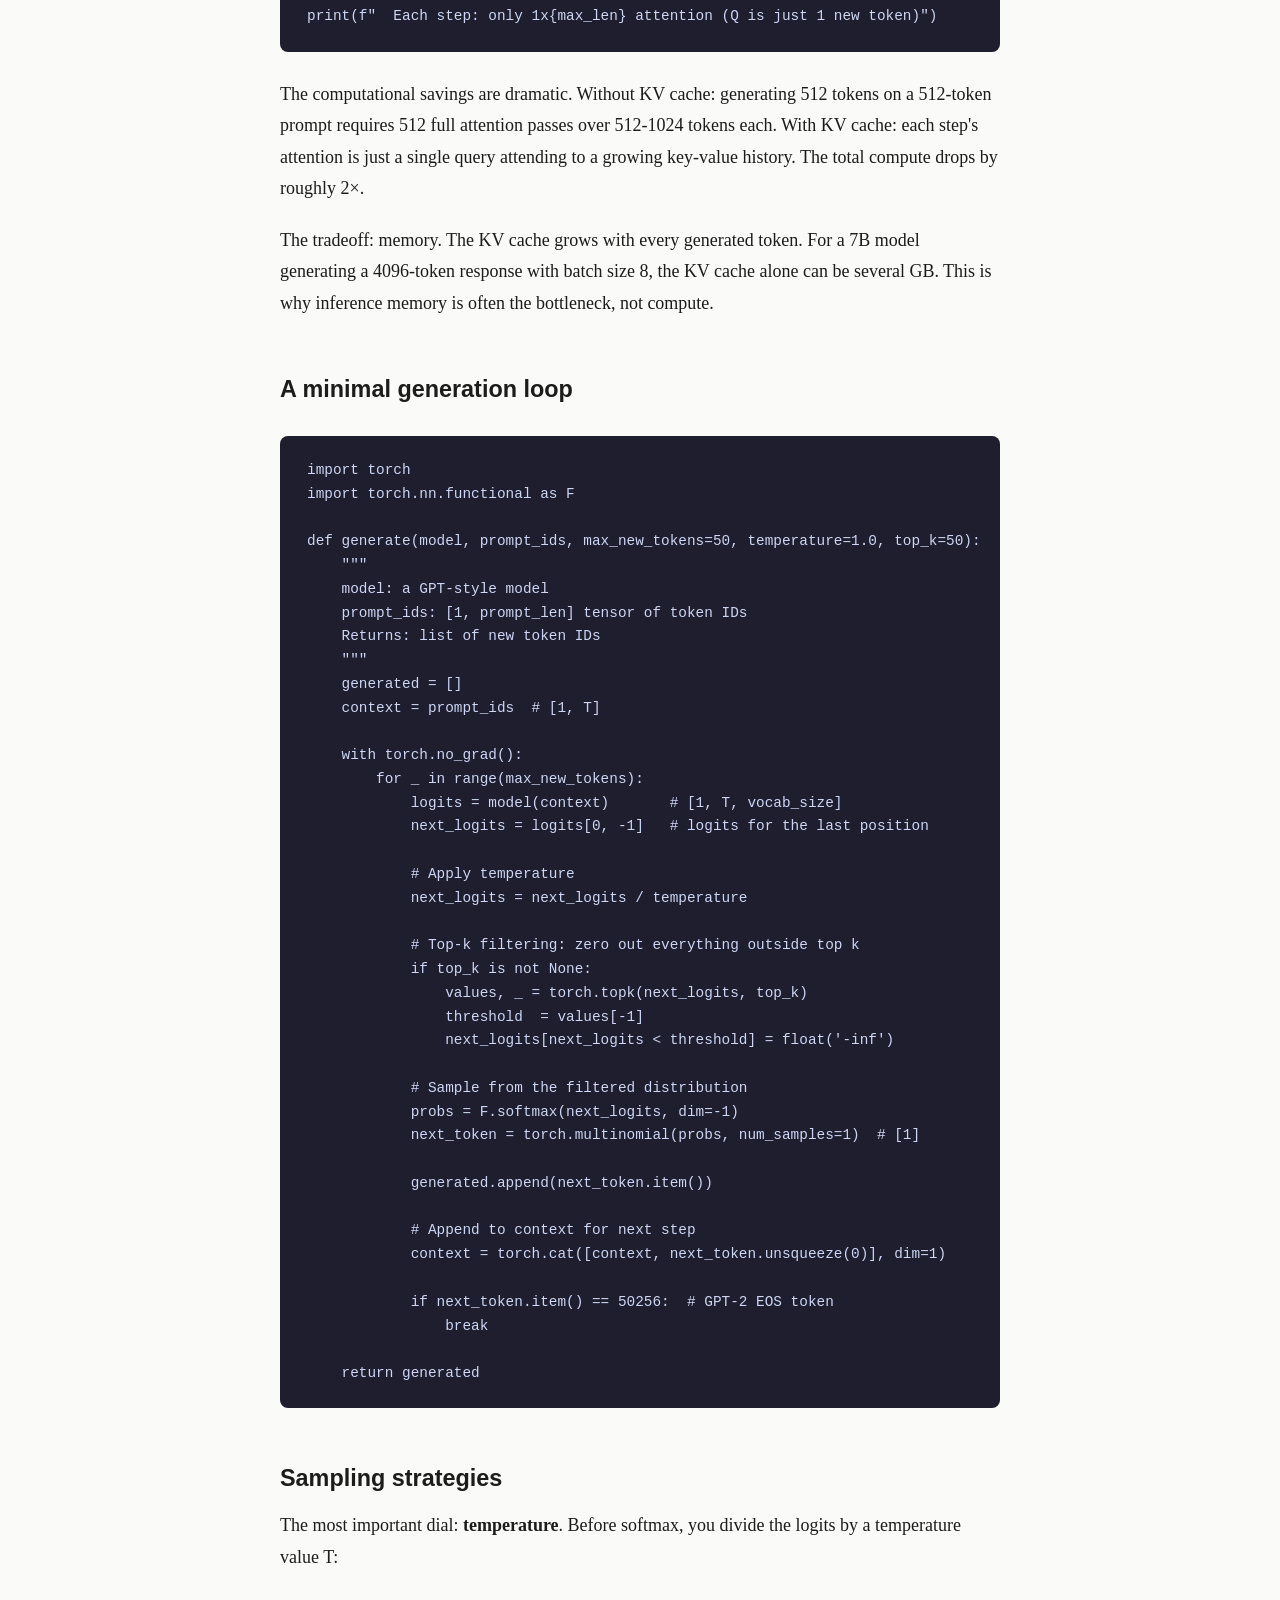
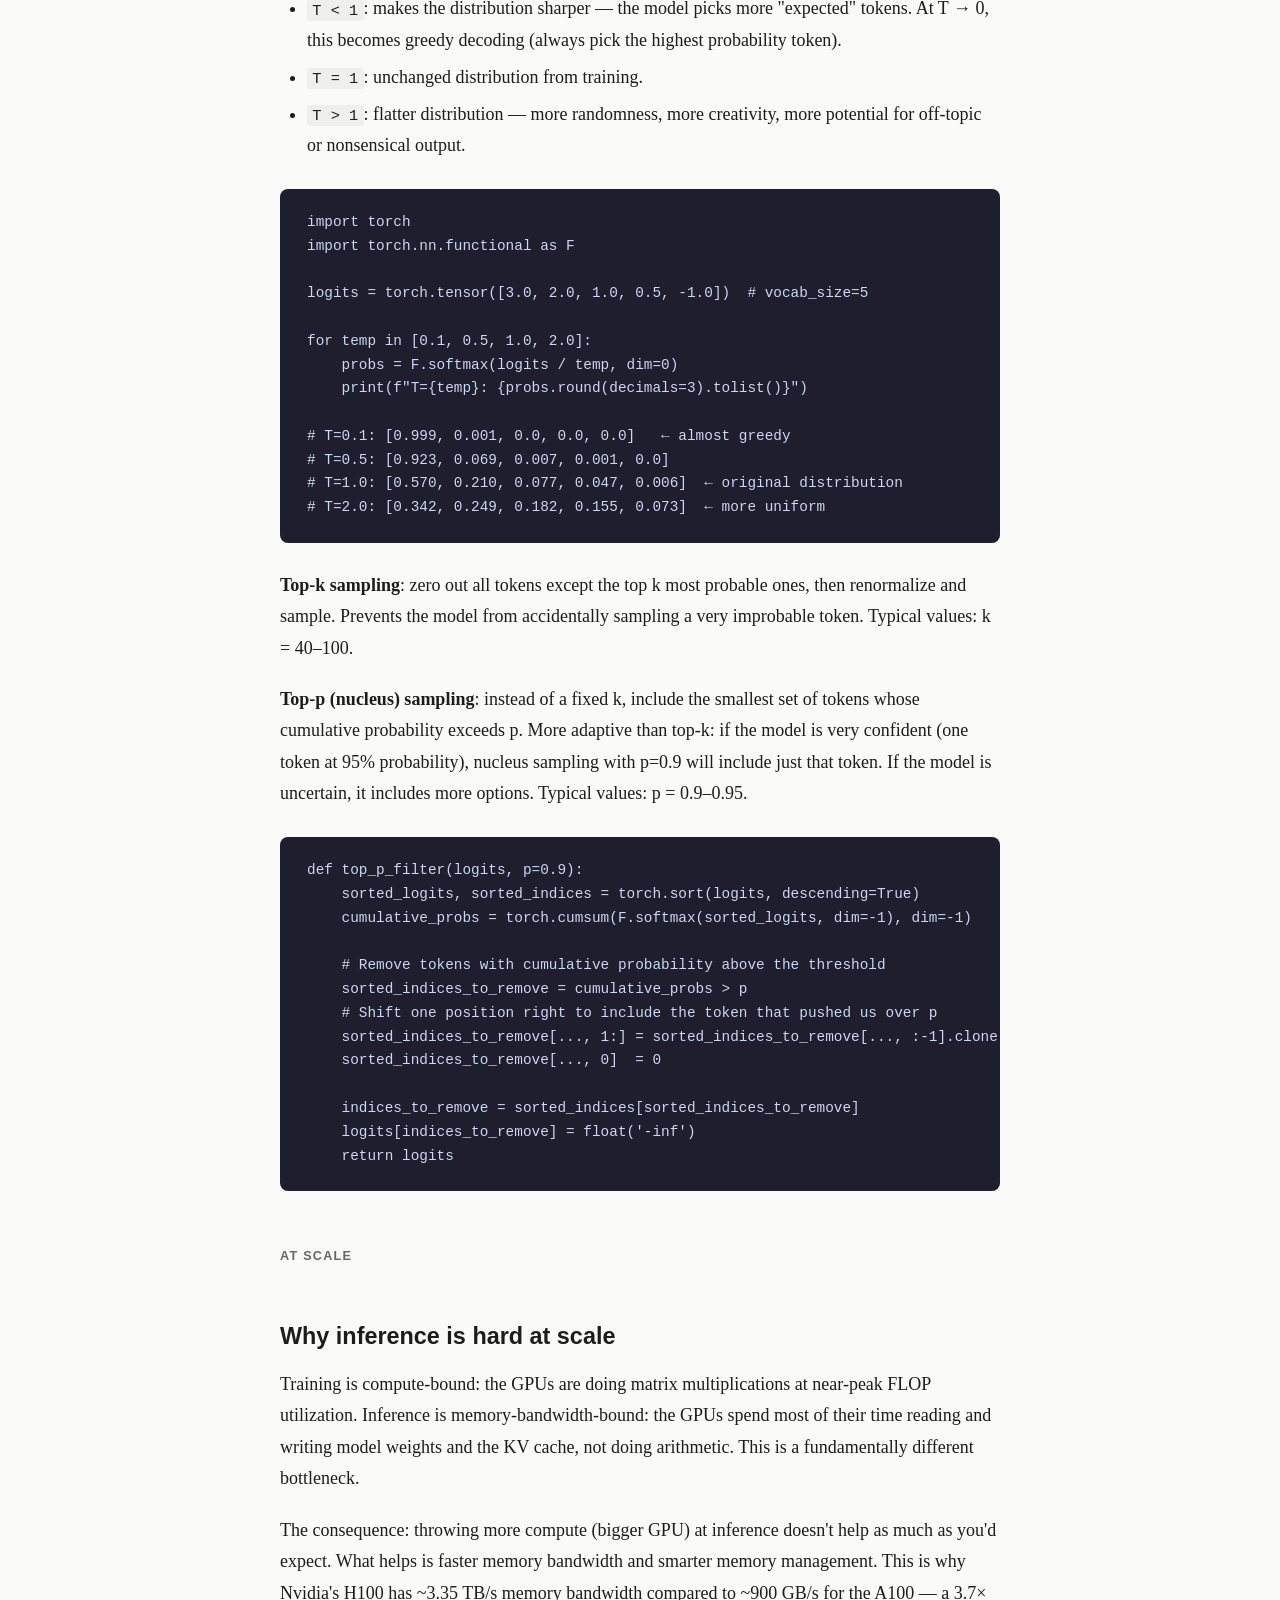
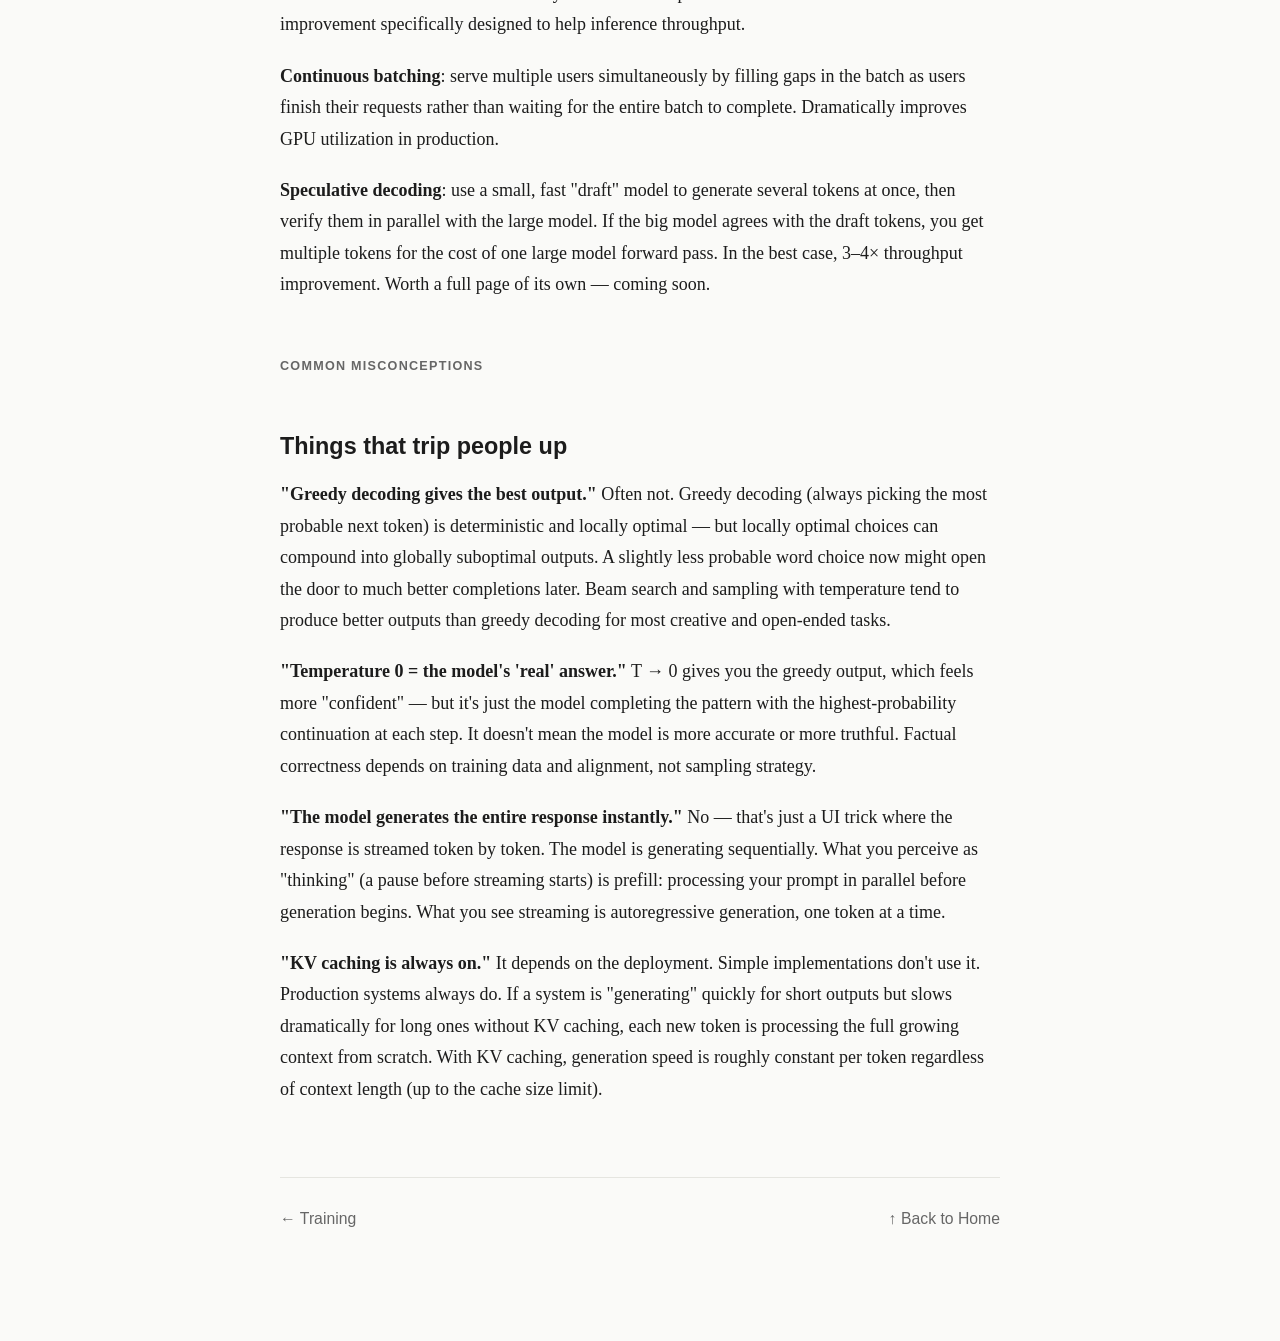
<file: llm-wiki/inference.html>
<!DOCTYPE html>
<html lang="en">
<head>
  <meta charset="UTF-8">
  <meta name="viewport" content="width=device-width, initial-scale=1.0">
  <title>Inference — LLM Wiki</title>
  <link rel="stylesheet" href="style.css">
</head>
<body>
<nav>
  <a class="home-link" href="../index.html" style="color:#39C553;margin-right:0.75rem;">← PehlaPata</a><a class="home-link" href="index.html">LLM Wiki</a>
  <a href="tokenization.html">Tokenization</a>
  <a href="embeddings.html">Embeddings</a>
  <a href="attention.html">Attention</a>
  <a href="transformer.html">Transformer</a>
  <a href="training.html">Training</a>
  <a href="inference.html" class="active">Inference</a>
</nav>
<main>
  <p class="subtitle">Topic 6 of 6</p>
  <h1>Inference</h1>

  <p>The model is trained. Now you type a prompt and hit enter. What actually happens? This page covers the mechanics of generation: the autoregressive loop, KV caching (the most important optimization you've probably never thought about), and the sampling strategies that control whether the model sounds "creative" or "deterministic".</p>

  <div class="section-label">Intuition</div>
  <h2>Generation is a loop, not a lookup</h2>

  <p>The model doesn't generate an entire response in one shot. It generates one token at a time, appends that token to its context, then generates the next token given the new context. This is called <em>autoregressive</em> generation.</p>

<pre><code># Pseudocode for generation
prompt_tokens = tokenize("The capital of France is")
generated = []

for step in range(max_new_tokens):
    context = prompt_tokens + generated
    logits  = model(context)           # [seq_len, vocab_size]
    next_token = sample(logits[-1])    # pick from the last position
    generated.append(next_token)
    if next_token == EOS_TOKEN:
        break

output = detokenize(generated)
print(output)  # "Paris."</code></pre>

  <p>The key phrase is "given the new context." Each new token becomes part of the input for the next step. This is why generation is sequential and hard to parallelize — step N depends on the output of step N-1.</p>

  <h2>The problem: this is very slow</h2>

  <p>Each forward pass runs the full model. For a 7B parameter model generating a 500-token response, that's 500 full forward passes. Each forward pass computes attention across the entire context. If your context is 4096 tokens long, the attention computation involves 4096 × 4096 = 16M dot products. Per layer. For 32 layers. Per token.</p>

  <p>The obvious thing to notice: most of this is recomputed every step. The keys and values for the prompt tokens are recalculated identically on every single generation step. That's wasteful.</p>

  <h2>KV Caching: compute it once, use it forever</h2>

  <p>Here's the insight: in causal attention, the key and value vectors for token <em>i</em> depend only on token <em>i</em>'s input, not on any tokens after it. So once we've computed K and V for position 5, those values never change regardless of what comes after position 5.</p>

  <p>KV caching stores K and V for every token we've already processed. On each new generation step, we only need to compute K and V for the <em>new</em> token, then concatenate them with the cached K and V from all previous tokens.</p>

  <div class="section-label">Code</div>
  <h2>Attention with and without KV cache</h2>

<pre><code>import torch
import torch.nn.functional as F

# --- WITHOUT KV cache: full recomputation every step ---

def attention_naive(Q, K, V):
    """Standard attention. Recomputes everything."""
    d_k    = Q.shape[-1]
    T      = Q.shape[-2]
    mask   = torch.tril(torch.ones(T, T))
    scores = (Q @ K.transpose(-2, -1)) / d_k**0.5
    scores = scores.masked_fill(mask == 0, float('-inf'))
    return F.softmax(scores, dim=-1) @ V

# --- WITH KV cache: only compute the new token ---

class KVCache:
    def __init__(self):
        self.k_cache = None
        self.v_cache = None

    def update(self, k_new, v_new):
        if self.k_cache is None:
            self.k_cache = k_new
            self.v_cache = v_new
        else:
            self.k_cache = torch.cat([self.k_cache, k_new], dim=1)
            self.v_cache = torch.cat([self.v_cache, v_new], dim=1)
        return self.k_cache, self.v_cache

def attention_cached(q_new, k_new, v_new, cache):
    """
    q_new, k_new, v_new: [batch, 1, d_k] — only the new token
    cache: KVCache storing all previous K, V
    """
    d_k = q_new.shape[-1]
    K, V = cache.update(k_new, v_new)  # append and get full history
    # q_new attends to all K positions (no mask needed: new token is last)
    scores = (q_new @ K.transpose(-2, -1)) / d_k**0.5
    return F.softmax(scores, dim=-1) @ V

# Demonstration of memory savings
d_k, max_len = 64, 512
print("Without KV cache:")
print(f"  Each step stores: K shape [1, {max_len}, {d_k}], V shape [1, {max_len}, {d_k}]")
print(f"  Each step computes: {max_len}x{max_len} attention matrix")

print("\nWith KV cache:")
print(f"  Cached: K shape grows from [1,1,{d_k}] to [1,{max_len},{d_k}] over {max_len} steps")
print(f"  Each step: only 1x{max_len} attention (Q is just 1 new token)")</code></pre>

  <p>The computational savings are dramatic. Without KV cache: generating 512 tokens on a 512-token prompt requires 512 full attention passes over 512-1024 tokens each. With KV cache: each step's attention is just a single query attending to a growing key-value history. The total compute drops by roughly 2×.</p>

  <p>The tradeoff: memory. The KV cache grows with every generated token. For a 7B model generating a 4096-token response with batch size 8, the KV cache alone can be several GB. This is why inference memory is often the bottleneck, not compute.</p>

  <h2>A minimal generation loop</h2>

<pre><code>import torch
import torch.nn.functional as F

def generate(model, prompt_ids, max_new_tokens=50, temperature=1.0, top_k=50):
    """
    model: a GPT-style model
    prompt_ids: [1, prompt_len] tensor of token IDs
    Returns: list of new token IDs
    """
    generated = []
    context = prompt_ids  # [1, T]

    with torch.no_grad():
        for _ in range(max_new_tokens):
            logits = model(context)       # [1, T, vocab_size]
            next_logits = logits[0, -1]   # logits for the last position

            # Apply temperature
            next_logits = next_logits / temperature

            # Top-k filtering: zero out everything outside top k
            if top_k is not None:
                values, _ = torch.topk(next_logits, top_k)
                threshold  = values[-1]
                next_logits[next_logits < threshold] = float('-inf')

            # Sample from the filtered distribution
            probs = F.softmax(next_logits, dim=-1)
            next_token = torch.multinomial(probs, num_samples=1)  # [1]

            generated.append(next_token.item())

            # Append to context for next step
            context = torch.cat([context, next_token.unsqueeze(0)], dim=1)

            if next_token.item() == 50256:  # GPT-2 EOS token
                break

    return generated</code></pre>

  <h2>Sampling strategies</h2>

  <p>The most important dial: <strong>temperature</strong>. Before softmax, you divide the logits by a temperature value T:</p>
  <ul>
    <li><code>T &lt; 1</code>: makes the distribution sharper — the model picks more "expected" tokens. At T → 0, this becomes greedy decoding (always pick the highest probability token).</li>
    <li><code>T = 1</code>: unchanged distribution from training.</li>
    <li><code>T &gt; 1</code>: flatter distribution — more randomness, more creativity, more potential for off-topic or nonsensical output.</li>
  </ul>

<pre><code>import torch
import torch.nn.functional as F

logits = torch.tensor([3.0, 2.0, 1.0, 0.5, -1.0])  # vocab_size=5

for temp in [0.1, 0.5, 1.0, 2.0]:
    probs = F.softmax(logits / temp, dim=0)
    print(f"T={temp}: {probs.round(decimals=3).tolist()}")

# T=0.1: [0.999, 0.001, 0.0, 0.0, 0.0]   ← almost greedy
# T=0.5: [0.923, 0.069, 0.007, 0.001, 0.0]
# T=1.0: [0.570, 0.210, 0.077, 0.047, 0.006]  ← original distribution
# T=2.0: [0.342, 0.249, 0.182, 0.155, 0.073]  ← more uniform</code></pre>

  <p><strong>Top-k sampling</strong>: zero out all tokens except the top k most probable ones, then renormalize and sample. Prevents the model from accidentally sampling a very improbable token. Typical values: k = 40–100.</p>

  <p><strong>Top-p (nucleus) sampling</strong>: instead of a fixed k, include the smallest set of tokens whose cumulative probability exceeds p. More adaptive than top-k: if the model is very confident (one token at 95% probability), nucleus sampling with p=0.9 will include just that token. If the model is uncertain, it includes more options. Typical values: p = 0.9–0.95.</p>

<pre><code>def top_p_filter(logits, p=0.9):
    sorted_logits, sorted_indices = torch.sort(logits, descending=True)
    cumulative_probs = torch.cumsum(F.softmax(sorted_logits, dim=-1), dim=-1)

    # Remove tokens with cumulative probability above the threshold
    sorted_indices_to_remove = cumulative_probs > p
    # Shift one position right to include the token that pushed us over p
    sorted_indices_to_remove[..., 1:] = sorted_indices_to_remove[..., :-1].clone()
    sorted_indices_to_remove[..., 0]  = 0

    indices_to_remove = sorted_indices[sorted_indices_to_remove]
    logits[indices_to_remove] = float('-inf')
    return logits</code></pre>

  <div class="section-label">At Scale</div>
  <h2>Why inference is hard at scale</h2>

  <p>Training is compute-bound: the GPUs are doing matrix multiplications at near-peak FLOP utilization. Inference is memory-bandwidth-bound: the GPUs spend most of their time reading and writing model weights and the KV cache, not doing arithmetic. This is a fundamentally different bottleneck.</p>

  <p>The consequence: throwing more compute (bigger GPU) at inference doesn't help as much as you'd expect. What helps is faster memory bandwidth and smarter memory management. This is why Nvidia's H100 has ~3.35 TB/s memory bandwidth compared to ~900 GB/s for the A100 — a 3.7× improvement specifically designed to help inference throughput.</p>

  <p><strong>Continuous batching</strong>: serve multiple users simultaneously by filling gaps in the batch as users finish their requests rather than waiting for the entire batch to complete. Dramatically improves GPU utilization in production.</p>

  <p><strong>Speculative decoding</strong>: use a small, fast "draft" model to generate several tokens at once, then verify them in parallel with the large model. If the big model agrees with the draft tokens, you get multiple tokens for the cost of one large model forward pass. In the best case, 3–4× throughput improvement. Worth a full page of its own — coming soon.</p>

  <div class="section-label">Common Misconceptions</div>
  <h2>Things that trip people up</h2>

  <p><strong>"Greedy decoding gives the best output."</strong> Often not. Greedy decoding (always picking the most probable next token) is deterministic and locally optimal — but locally optimal choices can compound into globally suboptimal outputs. A slightly less probable word choice now might open the door to much better completions later. Beam search and sampling with temperature tend to produce better outputs than greedy decoding for most creative and open-ended tasks.</p>

  <p><strong>"Temperature 0 = the model's 'real' answer."</strong> T → 0 gives you the greedy output, which feels more "confident" — but it's just the model completing the pattern with the highest-probability continuation at each step. It doesn't mean the model is more accurate or more truthful. Factual correctness depends on training data and alignment, not sampling strategy.</p>

  <p><strong>"The model generates the entire response instantly."</strong> No — that's just a UI trick where the response is streamed token by token. The model is generating sequentially. What you perceive as "thinking" (a pause before streaming starts) is prefill: processing your prompt in parallel before generation begins. What you see streaming is autoregressive generation, one token at a time.</p>

  <p><strong>"KV caching is always on."</strong> It depends on the deployment. Simple implementations don't use it. Production systems always do. If a system is "generating" quickly for short outputs but slows dramatically for long ones without KV caching, each new token is processing the full growing context from scratch. With KV caching, generation speed is roughly constant per token regardless of context length (up to the cache size limit).</p>

  <div class="page-nav">
    <a href="training.html">← Training</a>
    <a href="index.html">↑ Back to Home</a>
  </div>
</main>
</body>
</html>
</file>
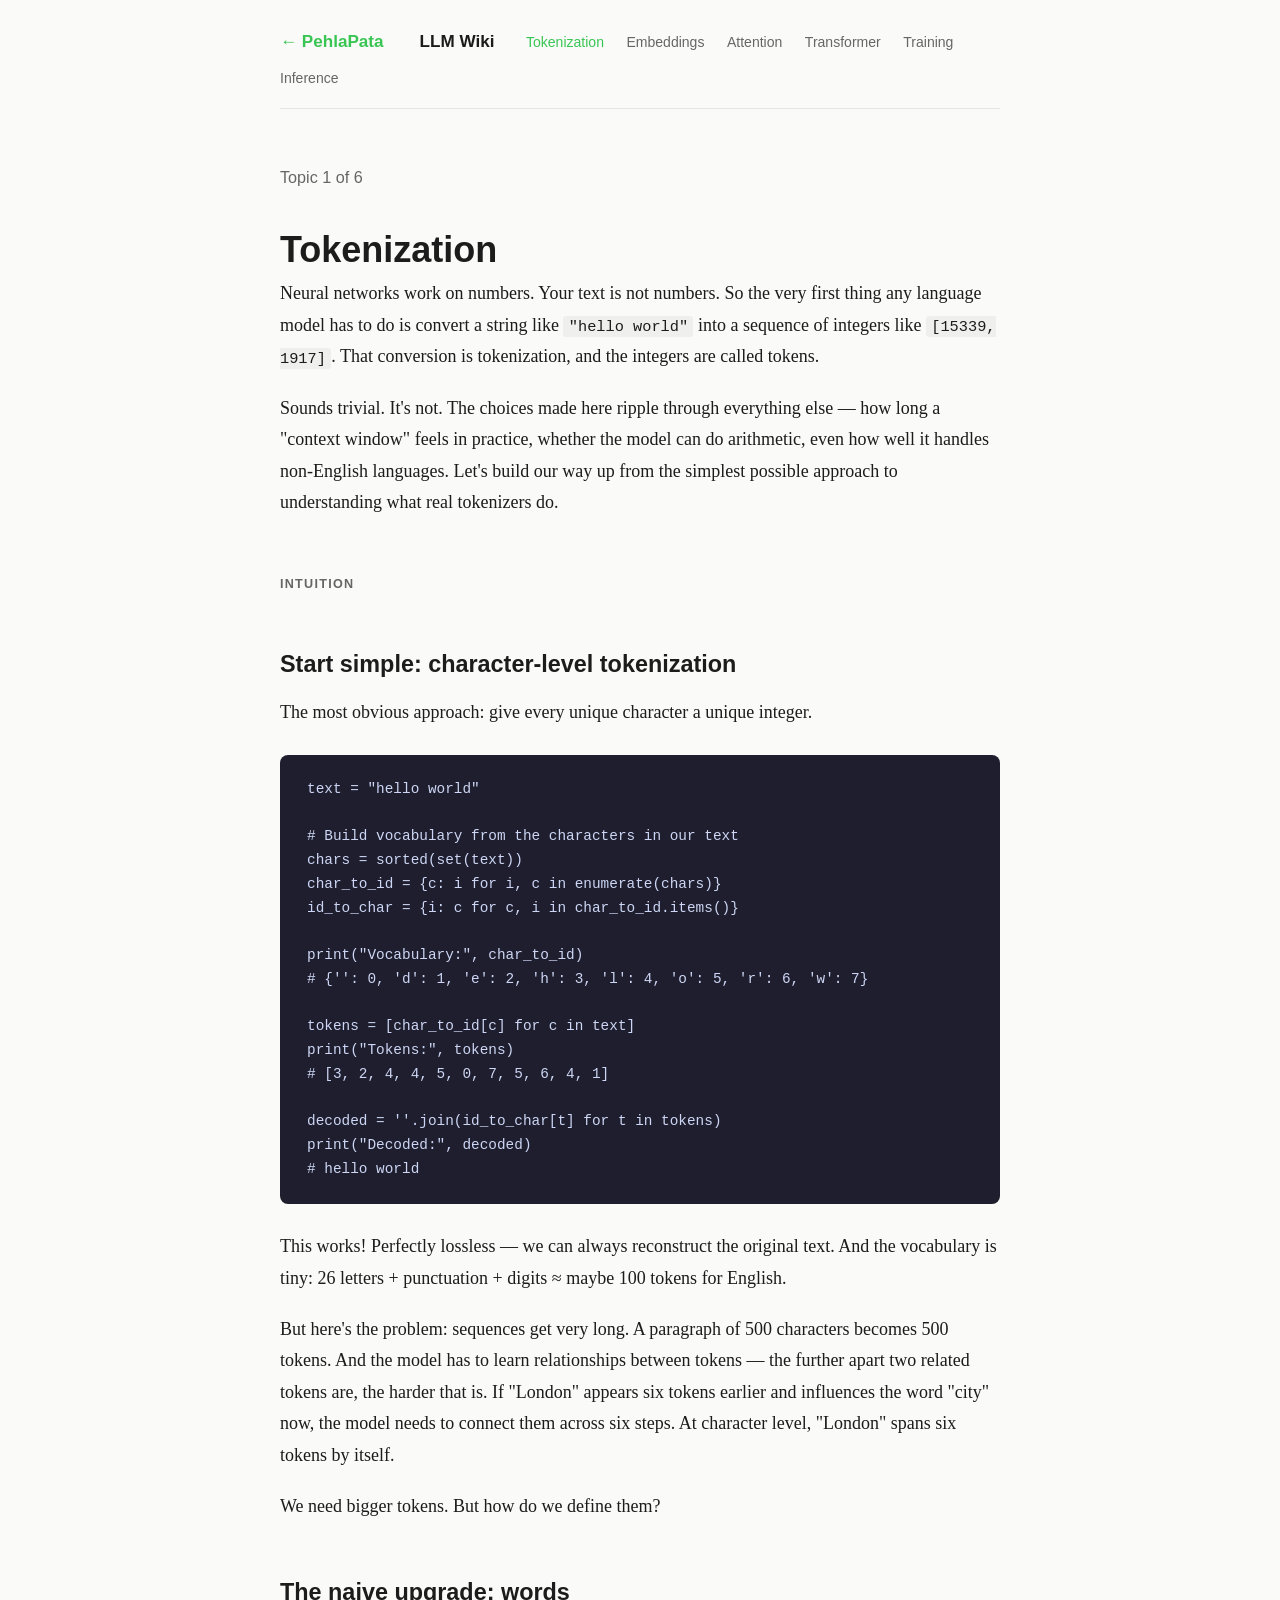
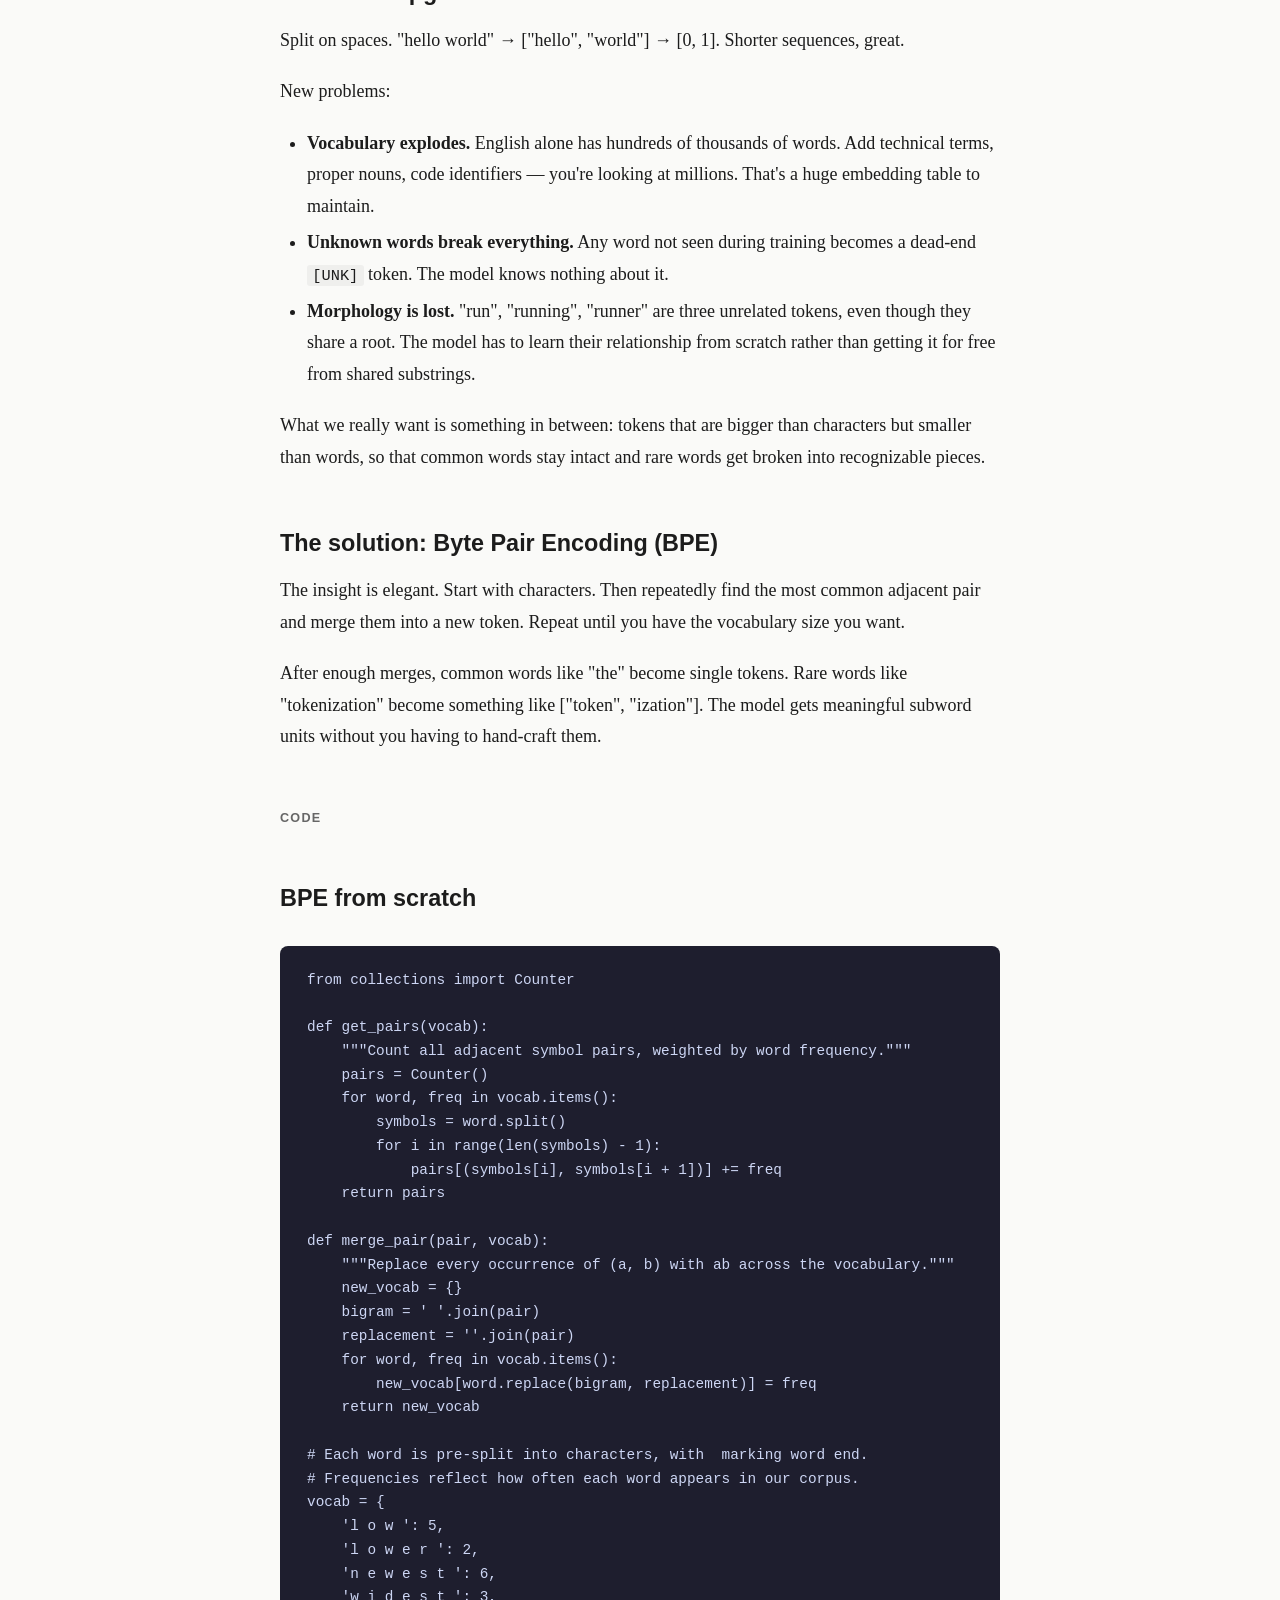
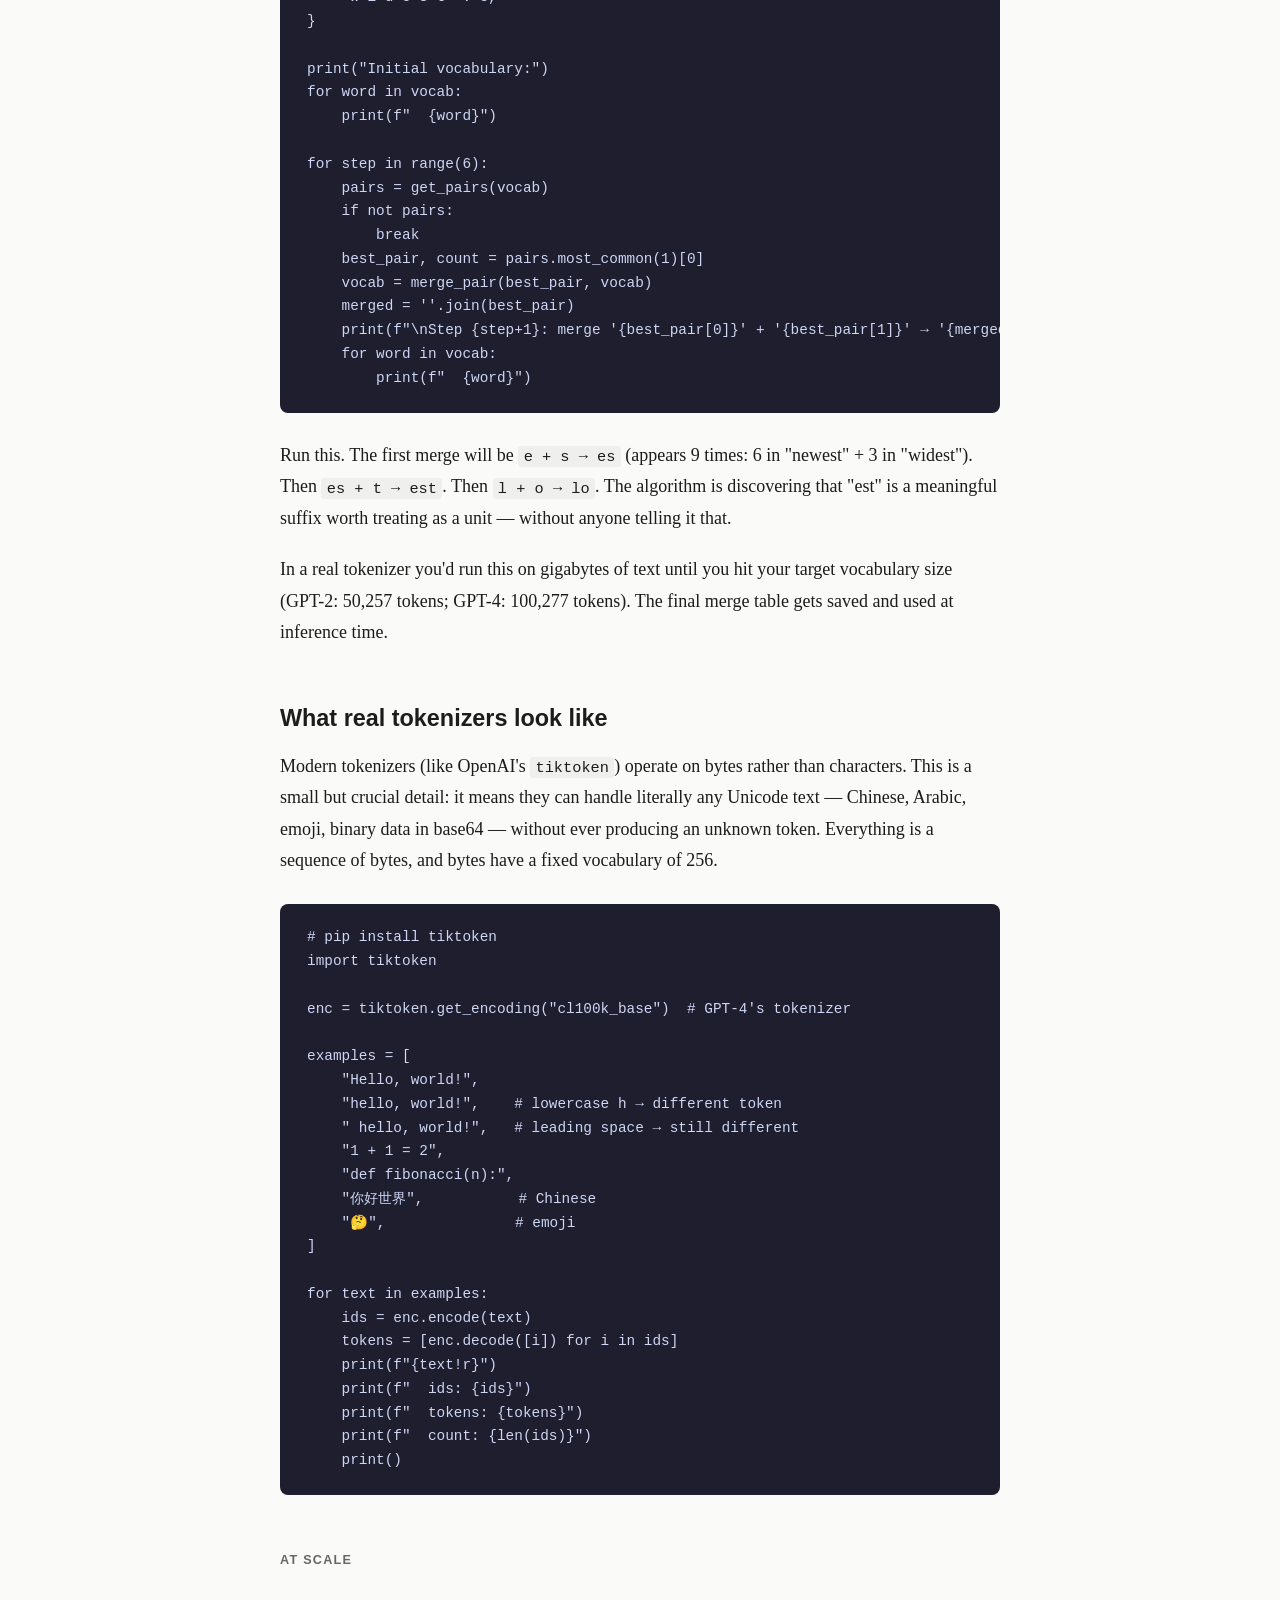
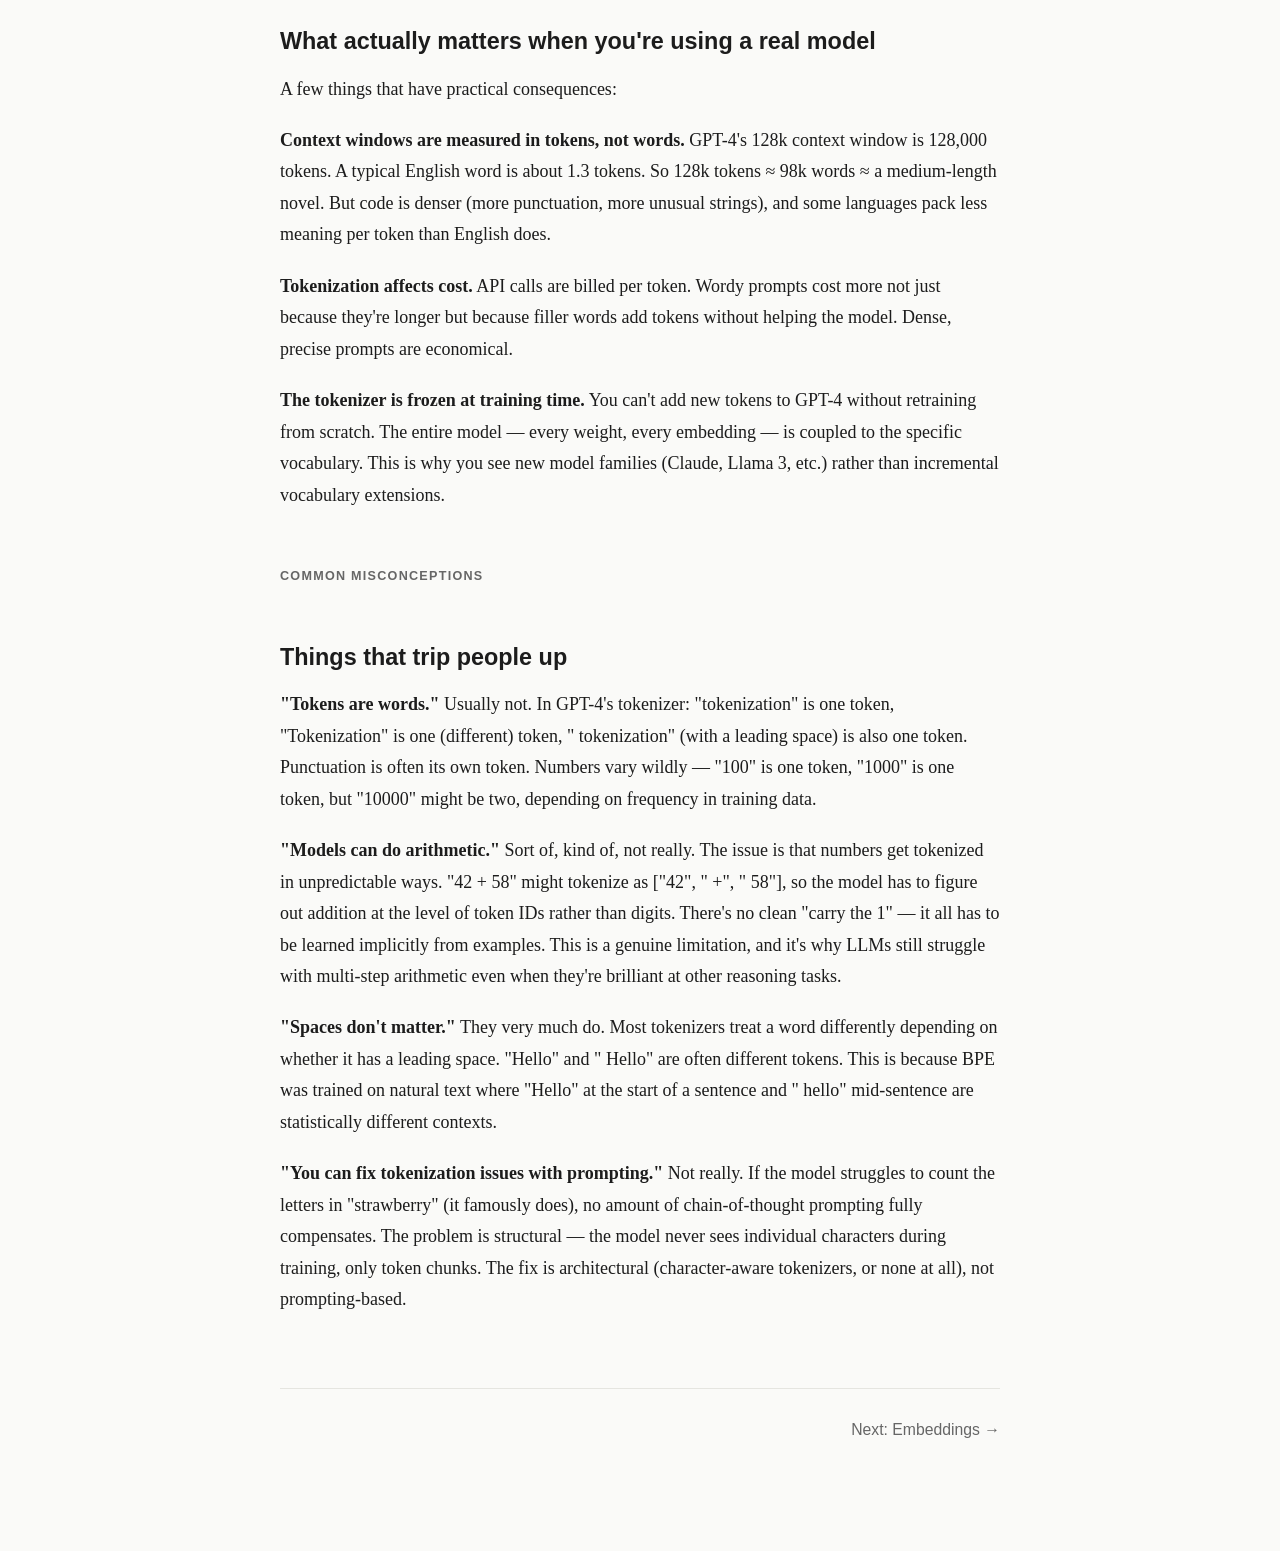
<file: llm-wiki/tokenization.html>
<!DOCTYPE html>
<html lang="en">
<head>
  <meta charset="UTF-8">
  <meta name="viewport" content="width=device-width, initial-scale=1.0">
  <title>Tokenization — LLM Wiki</title>
  <link rel="stylesheet" href="style.css">
</head>
<body>
<nav>
  <a class="home-link" href="../index.html" style="color:#39C553;margin-right:0.75rem;">← PehlaPata</a><a class="home-link" href="index.html">LLM Wiki</a>
  <a href="tokenization.html" class="active">Tokenization</a>
  <a href="embeddings.html">Embeddings</a>
  <a href="attention.html">Attention</a>
  <a href="transformer.html">Transformer</a>
  <a href="training.html">Training</a>
  <a href="inference.html">Inference</a>
</nav>
<main>
  <p class="subtitle">Topic 1 of 6</p>
  <h1>Tokenization</h1>

  <p>Neural networks work on numbers. Your text is not numbers. So the very first thing any language model has to do is convert a string like <code>"hello world"</code> into a sequence of integers like <code>[15339, 1917]</code>. That conversion is tokenization, and the integers are called tokens.</p>

  <p>Sounds trivial. It's not. The choices made here ripple through everything else — how long a "context window" feels in practice, whether the model can do arithmetic, even how well it handles non-English languages. Let's build our way up from the simplest possible approach to understanding what real tokenizers do.</p>

  <div class="section-label">Intuition</div>
  <h2>Start simple: character-level tokenization</h2>

  <p>The most obvious approach: give every unique character a unique integer.</p>

<pre><code>text = "hello world"

# Build vocabulary from the characters in our text
chars = sorted(set(text))
char_to_id = {c: i for i, c in enumerate(chars)}
id_to_char = {i: c for c, i in char_to_id.items()}

print("Vocabulary:", char_to_id)
# {'': 0, 'd': 1, 'e': 2, 'h': 3, 'l': 4, 'o': 5, 'r': 6, 'w': 7}

tokens = [char_to_id[c] for c in text]
print("Tokens:", tokens)
# [3, 2, 4, 4, 5, 0, 7, 5, 6, 4, 1]

decoded = ''.join(id_to_char[t] for t in tokens)
print("Decoded:", decoded)
# hello world</code></pre>

  <p>This works! Perfectly lossless — we can always reconstruct the original text. And the vocabulary is tiny: 26 letters + punctuation + digits ≈ maybe 100 tokens for English.</p>

  <p>But here's the problem: sequences get very long. A paragraph of 500 characters becomes 500 tokens. And the model has to learn relationships between tokens — the further apart two related tokens are, the harder that is. If "London" appears six tokens earlier and influences the word "city" now, the model needs to connect them across six steps. At character level, "London" spans six tokens by itself.</p>

  <p>We need bigger tokens. But how do we define them?</p>

  <h2>The naive upgrade: words</h2>

  <p>Split on spaces. "hello world" → ["hello", "world"] → [0, 1]. Shorter sequences, great.</p>

  <p>New problems:</p>
  <ul>
    <li><strong>Vocabulary explodes.</strong> English alone has hundreds of thousands of words. Add technical terms, proper nouns, code identifiers — you're looking at millions. That's a huge embedding table to maintain.</li>
    <li><strong>Unknown words break everything.</strong> Any word not seen during training becomes a dead-end <code>[UNK]</code> token. The model knows nothing about it.</li>
    <li><strong>Morphology is lost.</strong> "run", "running", "runner" are three unrelated tokens, even though they share a root. The model has to learn their relationship from scratch rather than getting it for free from shared substrings.</li>
  </ul>

  <p>What we really want is something in between: tokens that are bigger than characters but smaller than words, so that common words stay intact and rare words get broken into recognizable pieces.</p>

  <h2>The solution: Byte Pair Encoding (BPE)</h2>

  <p>The insight is elegant. Start with characters. Then repeatedly find the most common adjacent pair and merge them into a new token. Repeat until you have the vocabulary size you want.</p>

  <p>After enough merges, common words like "the" become single tokens. Rare words like "tokenization" become something like ["token", "ization"]. The model gets meaningful subword units without you having to hand-craft them.</p>

  <div class="section-label">Code</div>
  <h2>BPE from scratch</h2>

<pre><code>from collections import Counter

def get_pairs(vocab):
    """Count all adjacent symbol pairs, weighted by word frequency."""
    pairs = Counter()
    for word, freq in vocab.items():
        symbols = word.split()
        for i in range(len(symbols) - 1):
            pairs[(symbols[i], symbols[i + 1])] += freq
    return pairs

def merge_pair(pair, vocab):
    """Replace every occurrence of (a, b) with ab across the vocabulary."""
    new_vocab = {}
    bigram = ' '.join(pair)
    replacement = ''.join(pair)
    for word, freq in vocab.items():
        new_vocab[word.replace(bigram, replacement)] = freq
    return new_vocab

# Each word is pre-split into characters, with </w> marking word end.
# Frequencies reflect how often each word appears in our corpus.
vocab = {
    'l o w </w>': 5,
    'l o w e r </w>': 2,
    'n e w e s t </w>': 6,
    'w i d e s t </w>': 3,
}

print("Initial vocabulary:")
for word in vocab:
    print(f"  {word}")

for step in range(6):
    pairs = get_pairs(vocab)
    if not pairs:
        break
    best_pair, count = pairs.most_common(1)[0]
    vocab = merge_pair(best_pair, vocab)
    merged = ''.join(best_pair)
    print(f"\nStep {step+1}: merge '{best_pair[0]}' + '{best_pair[1]}' → '{merged}'  (appeared {count}x)")
    for word in vocab:
        print(f"  {word}")</code></pre>

  <p>Run this. The first merge will be <code>e + s → es</code> (appears 9 times: 6 in "newest" + 3 in "widest"). Then <code>es + t → est</code>. Then <code>l + o → lo</code>. The algorithm is discovering that "est" is a meaningful suffix worth treating as a unit — without anyone telling it that.</p>

  <p>In a real tokenizer you'd run this on gigabytes of text until you hit your target vocabulary size (GPT-2: 50,257 tokens; GPT-4: 100,277 tokens). The final merge table gets saved and used at inference time.</p>

  <h2>What real tokenizers look like</h2>

  <p>Modern tokenizers (like OpenAI's <code>tiktoken</code>) operate on bytes rather than characters. This is a small but crucial detail: it means they can handle literally any Unicode text — Chinese, Arabic, emoji, binary data in base64 — without ever producing an unknown token. Everything is a sequence of bytes, and bytes have a fixed vocabulary of 256.</p>

<pre><code># pip install tiktoken
import tiktoken

enc = tiktoken.get_encoding("cl100k_base")  # GPT-4's tokenizer

examples = [
    "Hello, world!",
    "hello, world!",    # lowercase h → different token
    " hello, world!",   # leading space → still different
    "1 + 1 = 2",
    "def fibonacci(n):",
    "你好世界",           # Chinese
    "🤔",               # emoji
]

for text in examples:
    ids = enc.encode(text)
    tokens = [enc.decode([i]) for i in ids]
    print(f"{text!r}")
    print(f"  ids: {ids}")
    print(f"  tokens: {tokens}")
    print(f"  count: {len(ids)}")
    print()</code></pre>

  <div class="section-label">At Scale</div>
  <h2>What actually matters when you're using a real model</h2>

  <p>A few things that have practical consequences:</p>

  <p><strong>Context windows are measured in tokens, not words.</strong> GPT-4's 128k context window is 128,000 tokens. A typical English word is about 1.3 tokens. So 128k tokens ≈ 98k words ≈ a medium-length novel. But code is denser (more punctuation, more unusual strings), and some languages pack less meaning per token than English does.</p>

  <p><strong>Tokenization affects cost.</strong> API calls are billed per token. Wordy prompts cost more not just because they're longer but because filler words add tokens without helping the model. Dense, precise prompts are economical.</p>

  <p><strong>The tokenizer is frozen at training time.</strong> You can't add new tokens to GPT-4 without retraining from scratch. The entire model — every weight, every embedding — is coupled to the specific vocabulary. This is why you see new model families (Claude, Llama 3, etc.) rather than incremental vocabulary extensions.</p>

  <div class="section-label">Common Misconceptions</div>
  <h2>Things that trip people up</h2>

  <p><strong>"Tokens are words."</strong> Usually not. In GPT-4's tokenizer: "tokenization" is one token, "Tokenization" is one (different) token, " tokenization" (with a leading space) is also one token. Punctuation is often its own token. Numbers vary wildly — "100" is one token, "1000" is one token, but "10000" might be two, depending on frequency in training data.</p>

  <p><strong>"Models can do arithmetic."</strong> Sort of, kind of, not really. The issue is that numbers get tokenized in unpredictable ways. "42 + 58" might tokenize as ["42", " +", " 58"], so the model has to figure out addition at the level of token IDs rather than digits. There's no clean "carry the 1" — it all has to be learned implicitly from examples. This is a genuine limitation, and it's why LLMs still struggle with multi-step arithmetic even when they're brilliant at other reasoning tasks.</p>

  <p><strong>"Spaces don't matter."</strong> They very much do. Most tokenizers treat a word differently depending on whether it has a leading space. "Hello" and " Hello" are often different tokens. This is because BPE was trained on natural text where "Hello" at the start of a sentence and " hello" mid-sentence are statistically different contexts.</p>

  <p><strong>"You can fix tokenization issues with prompting."</strong> Not really. If the model struggles to count the letters in "strawberry" (it famously does), no amount of chain-of-thought prompting fully compensates. The problem is structural — the model never sees individual characters during training, only token chunks. The fix is architectural (character-aware tokenizers, or none at all), not prompting-based.</p>

  <div class="page-nav">
    <span></span>
    <a href="embeddings.html">Next: Embeddings →</a>
  </div>
</main>
</body>
</html>
</file>
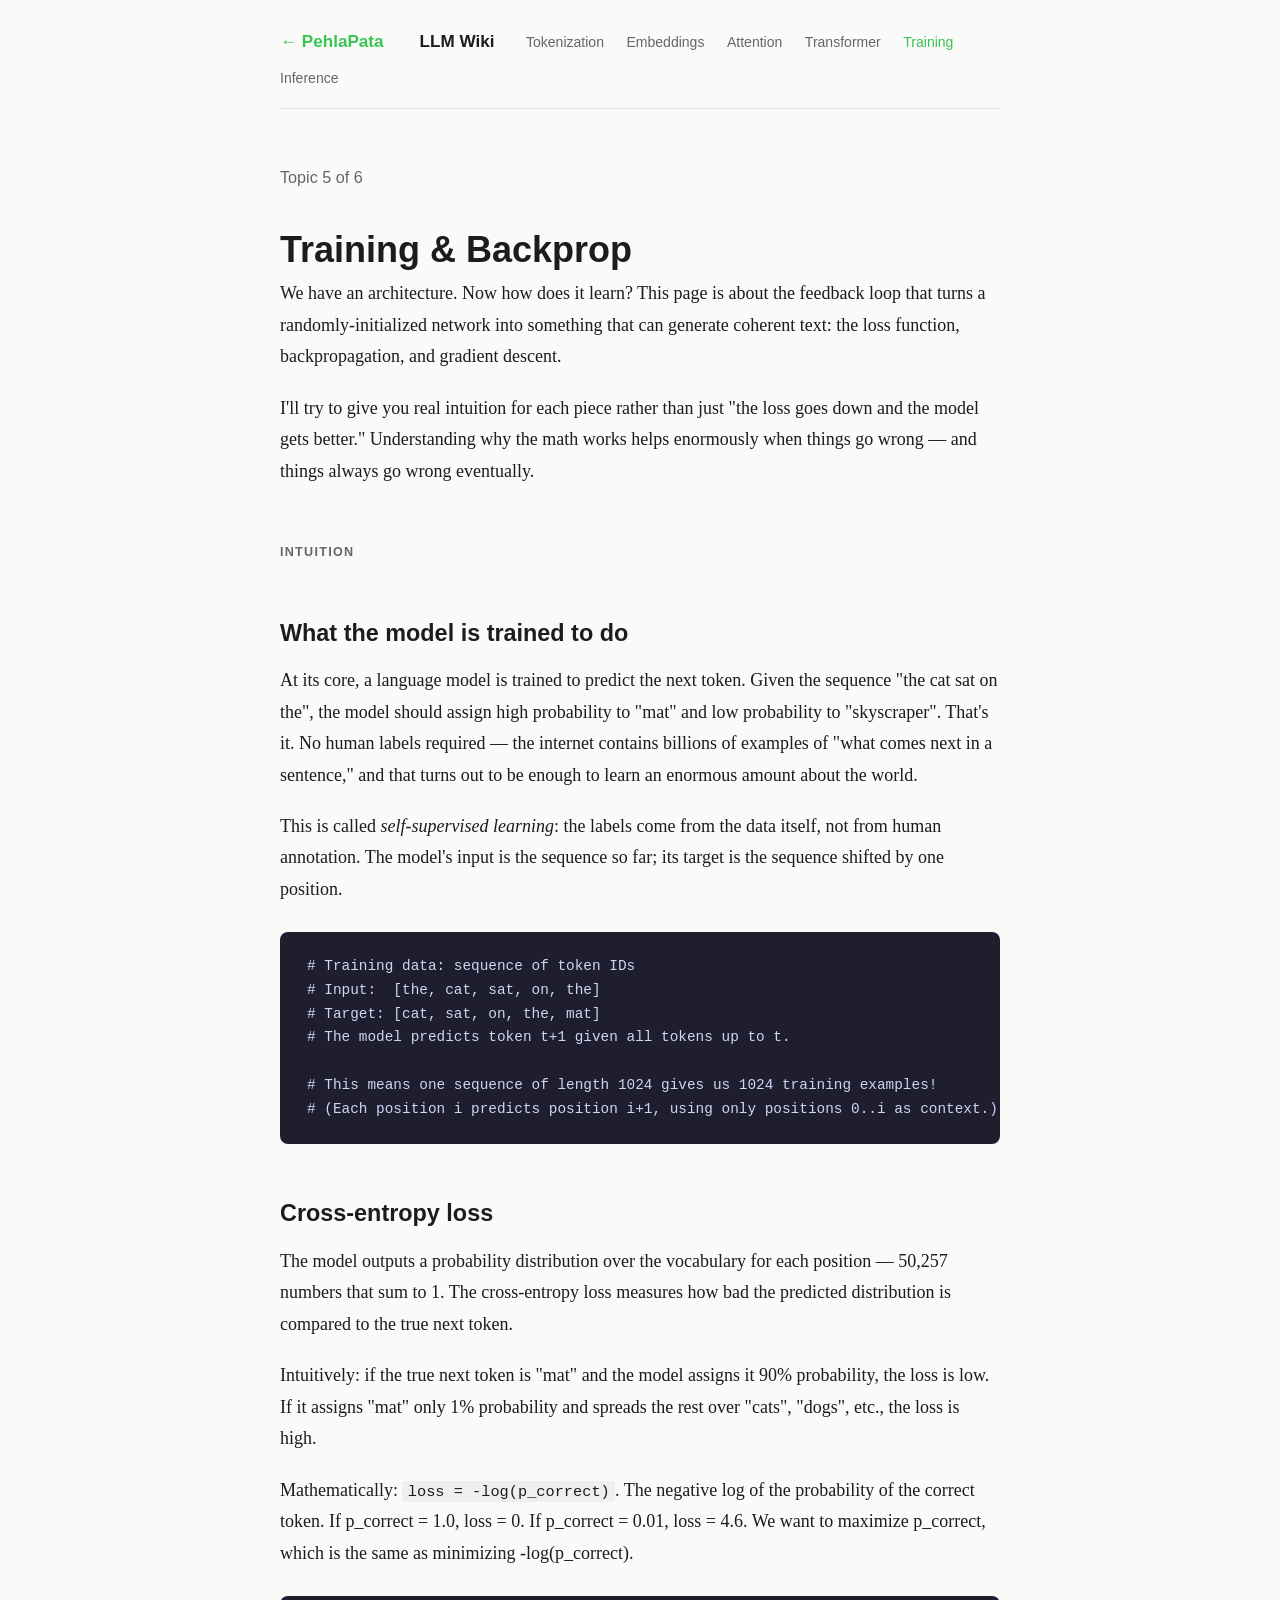
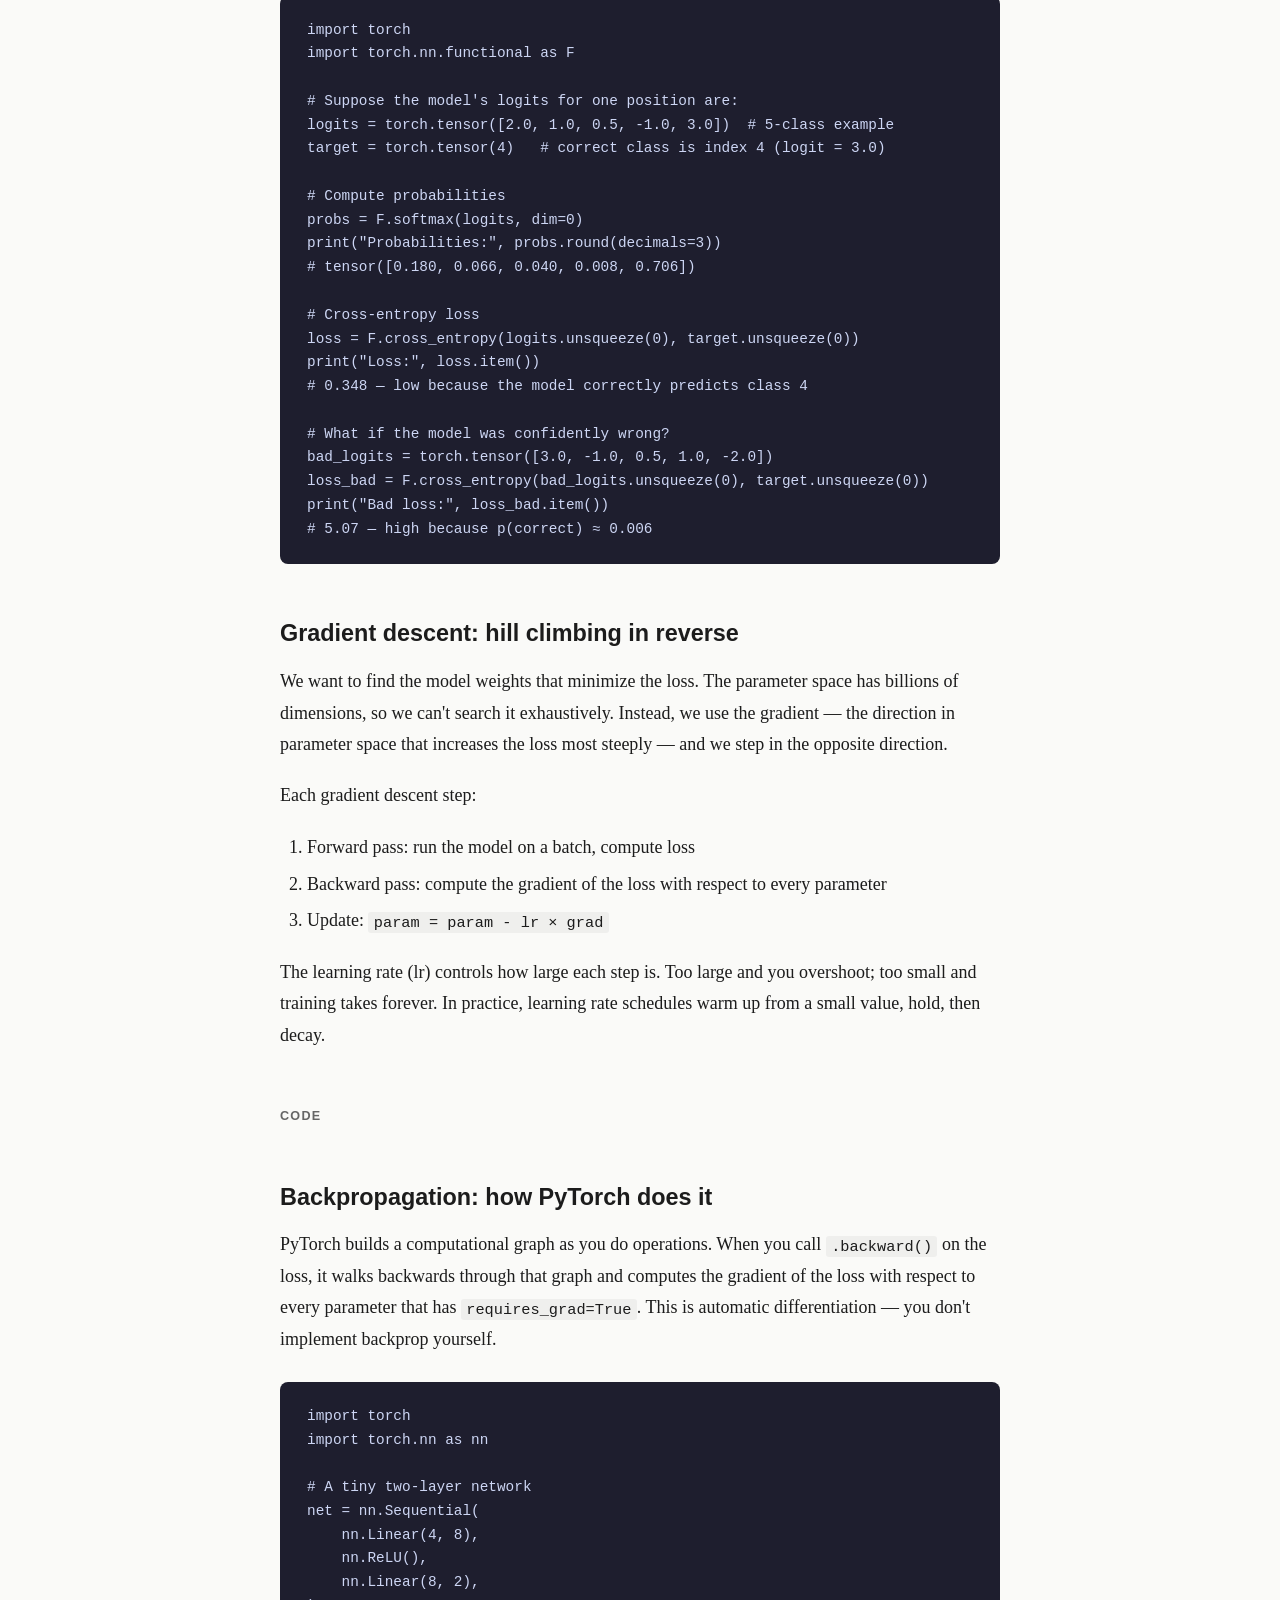
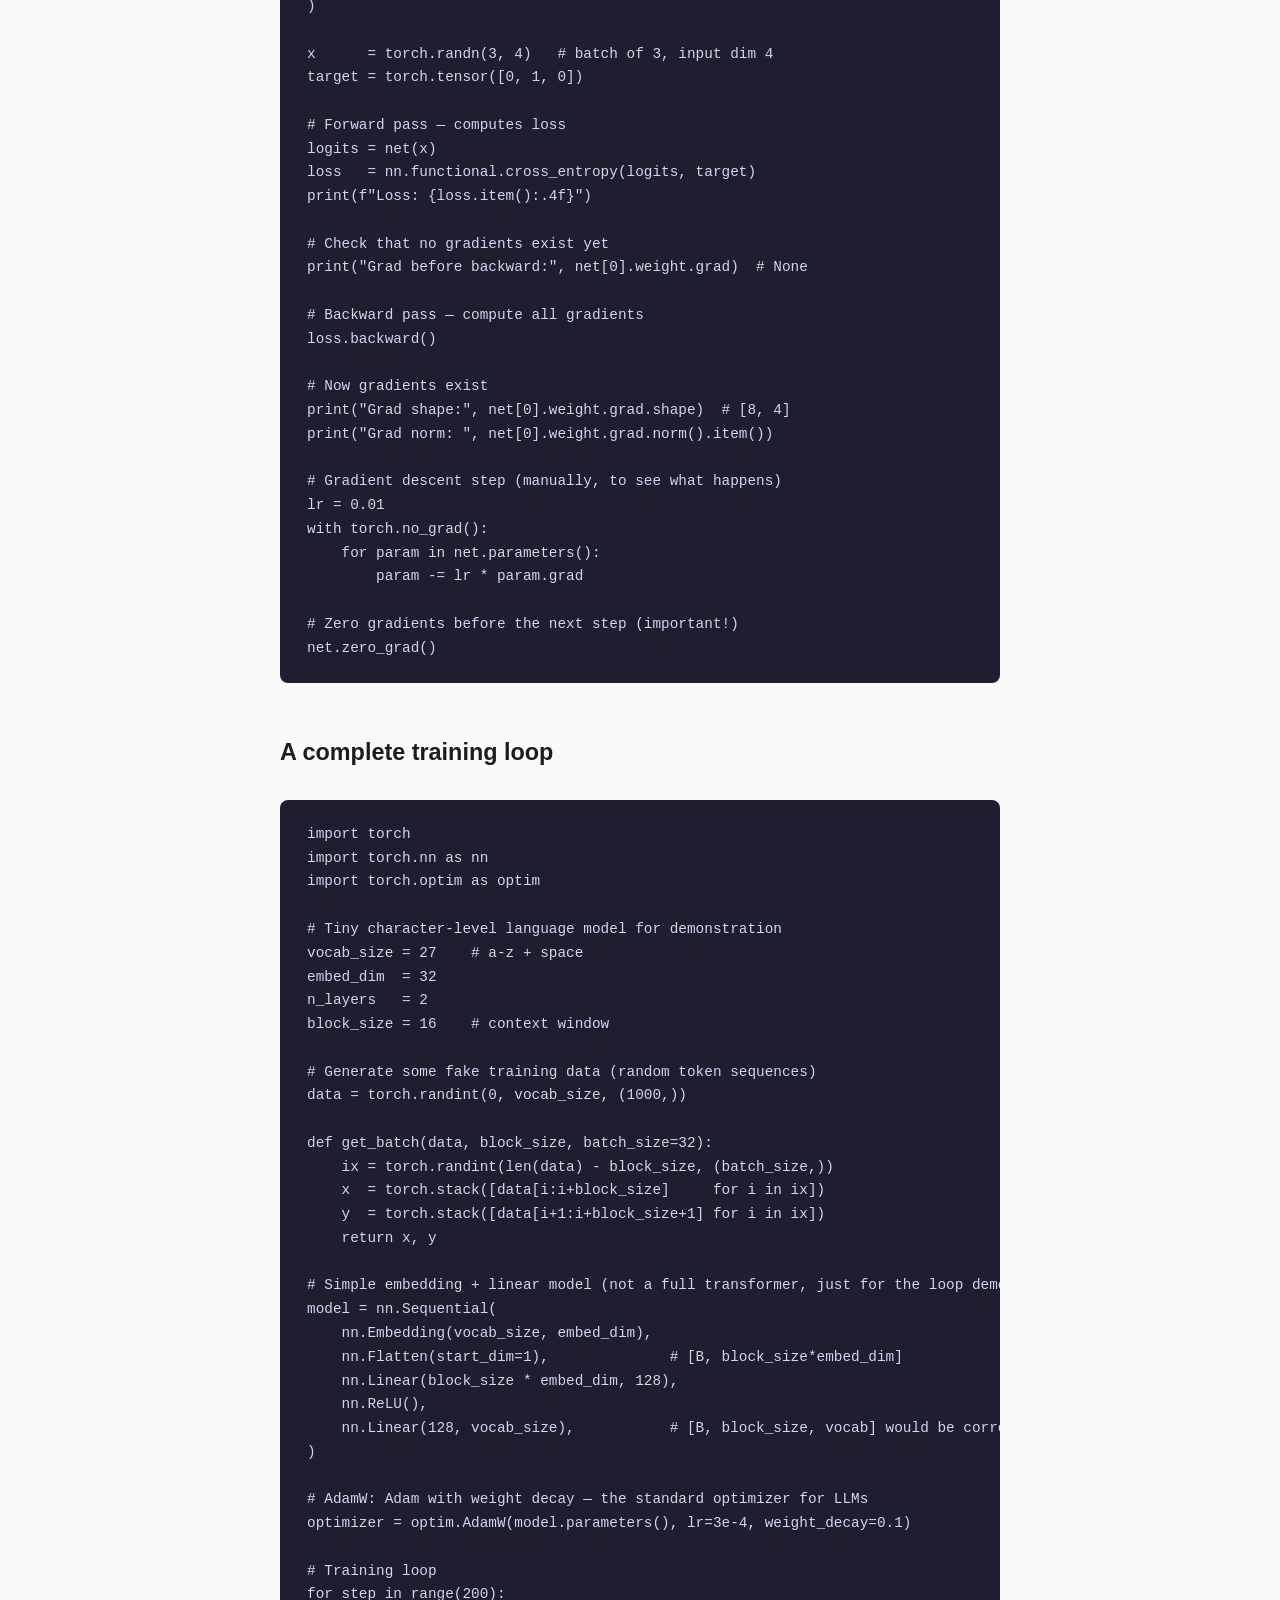
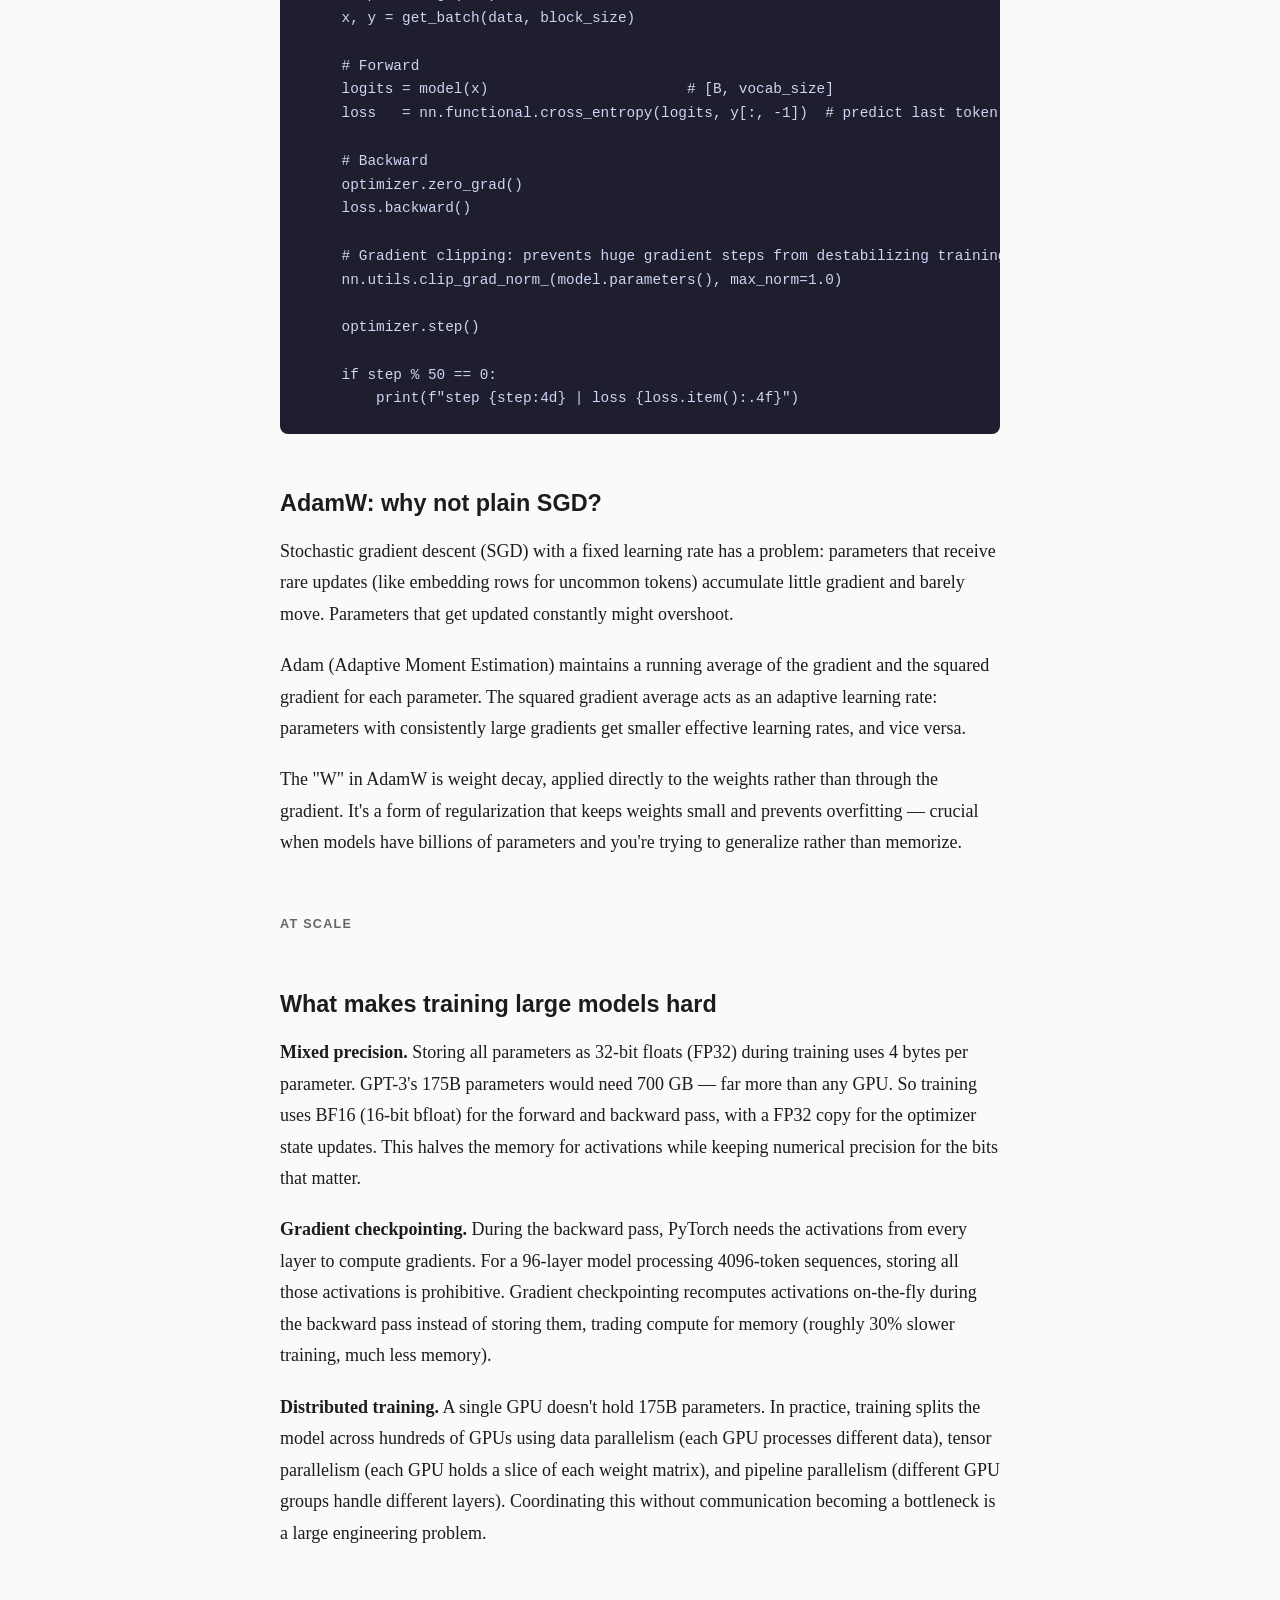
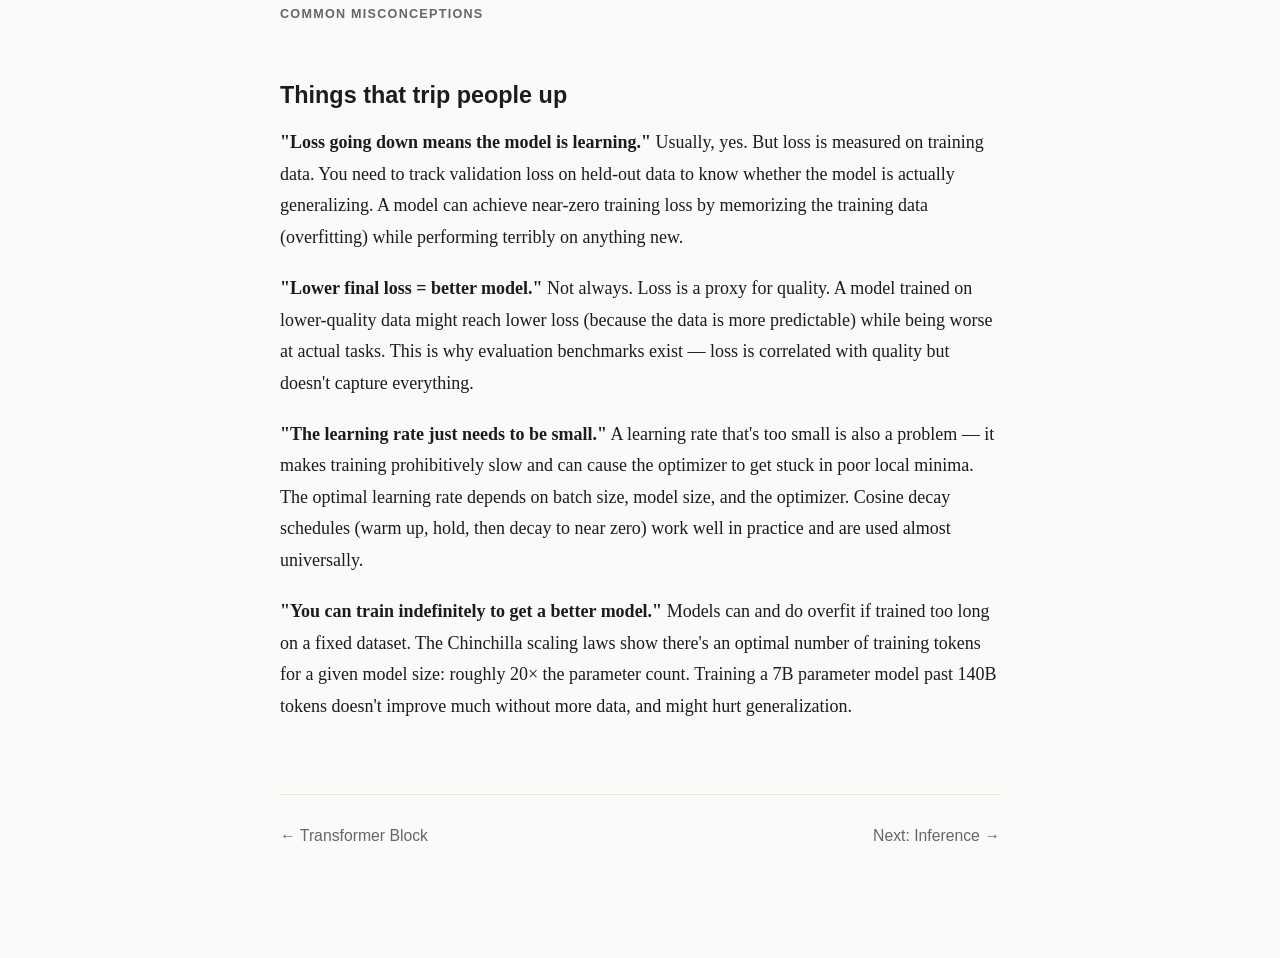
<file: llm-wiki/training.html>
<!DOCTYPE html>
<html lang="en">
<head>
  <meta charset="UTF-8">
  <meta name="viewport" content="width=device-width, initial-scale=1.0">
  <title>Training & Backprop — LLM Wiki</title>
  <link rel="stylesheet" href="style.css">
</head>
<body>
<nav>
  <a class="home-link" href="../index.html" style="color:#39C553;margin-right:0.75rem;">← PehlaPata</a><a class="home-link" href="index.html">LLM Wiki</a>
  <a href="tokenization.html">Tokenization</a>
  <a href="embeddings.html">Embeddings</a>
  <a href="attention.html">Attention</a>
  <a href="transformer.html">Transformer</a>
  <a href="training.html" class="active">Training</a>
  <a href="inference.html">Inference</a>
</nav>
<main>
  <p class="subtitle">Topic 5 of 6</p>
  <h1>Training &amp; Backprop</h1>

  <p>We have an architecture. Now how does it learn? This page is about the feedback loop that turns a randomly-initialized network into something that can generate coherent text: the loss function, backpropagation, and gradient descent.</p>

  <p>I'll try to give you real intuition for each piece rather than just "the loss goes down and the model gets better." Understanding why the math works helps enormously when things go wrong — and things always go wrong eventually.</p>

  <div class="section-label">Intuition</div>
  <h2>What the model is trained to do</h2>

  <p>At its core, a language model is trained to predict the next token. Given the sequence "the cat sat on the", the model should assign high probability to "mat" and low probability to "skyscraper". That's it. No human labels required — the internet contains billions of examples of "what comes next in a sentence," and that turns out to be enough to learn an enormous amount about the world.</p>

  <p>This is called <em>self-supervised learning</em>: the labels come from the data itself, not from human annotation. The model's input is the sequence so far; its target is the sequence shifted by one position.</p>

<pre><code># Training data: sequence of token IDs
# Input:  [the, cat, sat, on, the]
# Target: [cat, sat, on, the, mat]
# The model predicts token t+1 given all tokens up to t.

# This means one sequence of length 1024 gives us 1024 training examples!
# (Each position i predicts position i+1, using only positions 0..i as context.)</code></pre>

  <h2>Cross-entropy loss</h2>

  <p>The model outputs a probability distribution over the vocabulary for each position — 50,257 numbers that sum to 1. The cross-entropy loss measures how bad the predicted distribution is compared to the true next token.</p>

  <p>Intuitively: if the true next token is "mat" and the model assigns it 90% probability, the loss is low. If it assigns "mat" only 1% probability and spreads the rest over "cats", "dogs", etc., the loss is high.</p>

  <p>Mathematically: <code>loss = -log(p_correct)</code>. The negative log of the probability of the correct token. If p_correct = 1.0, loss = 0. If p_correct = 0.01, loss = 4.6. We want to maximize p_correct, which is the same as minimizing -log(p_correct).</p>

<pre><code>import torch
import torch.nn.functional as F

# Suppose the model's logits for one position are:
logits = torch.tensor([2.0, 1.0, 0.5, -1.0, 3.0])  # 5-class example
target = torch.tensor(4)   # correct class is index 4 (logit = 3.0)

# Compute probabilities
probs = F.softmax(logits, dim=0)
print("Probabilities:", probs.round(decimals=3))
# tensor([0.180, 0.066, 0.040, 0.008, 0.706])

# Cross-entropy loss
loss = F.cross_entropy(logits.unsqueeze(0), target.unsqueeze(0))
print("Loss:", loss.item())
# 0.348 — low because the model correctly predicts class 4

# What if the model was confidently wrong?
bad_logits = torch.tensor([3.0, -1.0, 0.5, 1.0, -2.0])
loss_bad = F.cross_entropy(bad_logits.unsqueeze(0), target.unsqueeze(0))
print("Bad loss:", loss_bad.item())
# 5.07 — high because p(correct) ≈ 0.006</code></pre>

  <h2>Gradient descent: hill climbing in reverse</h2>

  <p>We want to find the model weights that minimize the loss. The parameter space has billions of dimensions, so we can't search it exhaustively. Instead, we use the gradient — the direction in parameter space that increases the loss most steeply — and we step in the opposite direction.</p>

  <p>Each gradient descent step:</p>
  <ol>
    <li>Forward pass: run the model on a batch, compute loss</li>
    <li>Backward pass: compute the gradient of the loss with respect to every parameter</li>
    <li>Update: <code>param = param - lr × grad</code></li>
  </ol>

  <p>The learning rate (lr) controls how large each step is. Too large and you overshoot; too small and training takes forever. In practice, learning rate schedules warm up from a small value, hold, then decay.</p>

  <div class="section-label">Code</div>
  <h2>Backpropagation: how PyTorch does it</h2>

  <p>PyTorch builds a computational graph as you do operations. When you call <code>.backward()</code> on the loss, it walks backwards through that graph and computes the gradient of the loss with respect to every parameter that has <code>requires_grad=True</code>. This is automatic differentiation — you don't implement backprop yourself.</p>

<pre><code>import torch
import torch.nn as nn

# A tiny two-layer network
net = nn.Sequential(
    nn.Linear(4, 8),
    nn.ReLU(),
    nn.Linear(8, 2),
)

x      = torch.randn(3, 4)   # batch of 3, input dim 4
target = torch.tensor([0, 1, 0])

# Forward pass — computes loss
logits = net(x)
loss   = nn.functional.cross_entropy(logits, target)
print(f"Loss: {loss.item():.4f}")

# Check that no gradients exist yet
print("Grad before backward:", net[0].weight.grad)  # None

# Backward pass — compute all gradients
loss.backward()

# Now gradients exist
print("Grad shape:", net[0].weight.grad.shape)  # [8, 4]
print("Grad norm: ", net[0].weight.grad.norm().item())

# Gradient descent step (manually, to see what happens)
lr = 0.01
with torch.no_grad():
    for param in net.parameters():
        param -= lr * param.grad

# Zero gradients before the next step (important!)
net.zero_grad()</code></pre>

  <h2>A complete training loop</h2>

<pre><code>import torch
import torch.nn as nn
import torch.optim as optim

# Tiny character-level language model for demonstration
vocab_size = 27    # a-z + space
embed_dim  = 32
n_layers   = 2
block_size = 16    # context window

# Generate some fake training data (random token sequences)
data = torch.randint(0, vocab_size, (1000,))

def get_batch(data, block_size, batch_size=32):
    ix = torch.randint(len(data) - block_size, (batch_size,))
    x  = torch.stack([data[i:i+block_size]     for i in ix])
    y  = torch.stack([data[i+1:i+block_size+1] for i in ix])
    return x, y

# Simple embedding + linear model (not a full transformer, just for the loop demo)
model = nn.Sequential(
    nn.Embedding(vocab_size, embed_dim),
    nn.Flatten(start_dim=1),              # [B, block_size*embed_dim]
    nn.Linear(block_size * embed_dim, 128),
    nn.ReLU(),
    nn.Linear(128, vocab_size),           # [B, block_size, vocab] would be correct for LM
)

# AdamW: Adam with weight decay — the standard optimizer for LLMs
optimizer = optim.AdamW(model.parameters(), lr=3e-4, weight_decay=0.1)

# Training loop
for step in range(200):
    x, y = get_batch(data, block_size)

    # Forward
    logits = model(x)                       # [B, vocab_size]
    loss   = nn.functional.cross_entropy(logits, y[:, -1])  # predict last token

    # Backward
    optimizer.zero_grad()
    loss.backward()

    # Gradient clipping: prevents huge gradient steps from destabilizing training
    nn.utils.clip_grad_norm_(model.parameters(), max_norm=1.0)

    optimizer.step()

    if step % 50 == 0:
        print(f"step {step:4d} | loss {loss.item():.4f}")</code></pre>

  <h2>AdamW: why not plain SGD?</h2>

  <p>Stochastic gradient descent (SGD) with a fixed learning rate has a problem: parameters that receive rare updates (like embedding rows for uncommon tokens) accumulate little gradient and barely move. Parameters that get updated constantly might overshoot.</p>

  <p>Adam (Adaptive Moment Estimation) maintains a running average of the gradient and the squared gradient for each parameter. The squared gradient average acts as an adaptive learning rate: parameters with consistently large gradients get smaller effective learning rates, and vice versa.</p>

  <p>The "W" in AdamW is weight decay, applied directly to the weights rather than through the gradient. It's a form of regularization that keeps weights small and prevents overfitting — crucial when models have billions of parameters and you're trying to generalize rather than memorize.</p>

  <div class="section-label">At Scale</div>
  <h2>What makes training large models hard</h2>

  <p><strong>Mixed precision.</strong> Storing all parameters as 32-bit floats (FP32) during training uses 4 bytes per parameter. GPT-3's 175B parameters would need 700 GB — far more than any GPU. So training uses BF16 (16-bit bfloat) for the forward and backward pass, with a FP32 copy for the optimizer state updates. This halves the memory for activations while keeping numerical precision for the bits that matter.</p>

  <p><strong>Gradient checkpointing.</strong> During the backward pass, PyTorch needs the activations from every layer to compute gradients. For a 96-layer model processing 4096-token sequences, storing all those activations is prohibitive. Gradient checkpointing recomputes activations on-the-fly during the backward pass instead of storing them, trading compute for memory (roughly 30% slower training, much less memory).</p>

  <p><strong>Distributed training.</strong> A single GPU doesn't hold 175B parameters. In practice, training splits the model across hundreds of GPUs using data parallelism (each GPU processes different data), tensor parallelism (each GPU holds a slice of each weight matrix), and pipeline parallelism (different GPU groups handle different layers). Coordinating this without communication becoming a bottleneck is a large engineering problem.</p>

  <div class="section-label">Common Misconceptions</div>
  <h2>Things that trip people up</h2>

  <p><strong>"Loss going down means the model is learning."</strong> Usually, yes. But loss is measured on training data. You need to track validation loss on held-out data to know whether the model is actually generalizing. A model can achieve near-zero training loss by memorizing the training data (overfitting) while performing terribly on anything new.</p>

  <p><strong>"Lower final loss = better model."</strong> Not always. Loss is a proxy for quality. A model trained on lower-quality data might reach lower loss (because the data is more predictable) while being worse at actual tasks. This is why evaluation benchmarks exist — loss is correlated with quality but doesn't capture everything.</p>

  <p><strong>"The learning rate just needs to be small."</strong> A learning rate that's too small is also a problem — it makes training prohibitively slow and can cause the optimizer to get stuck in poor local minima. The optimal learning rate depends on batch size, model size, and the optimizer. Cosine decay schedules (warm up, hold, then decay to near zero) work well in practice and are used almost universally.</p>

  <p><strong>"You can train indefinitely to get a better model."</strong> Models can and do overfit if trained too long on a fixed dataset. The Chinchilla scaling laws show there's an optimal number of training tokens for a given model size: roughly 20× the parameter count. Training a 7B parameter model past 140B tokens doesn't improve much without more data, and might hurt generalization.</p>

  <div class="page-nav">
    <a href="transformer.html">← Transformer Block</a>
    <a href="inference.html">Next: Inference →</a>
  </div>
</main>
</body>
</html>
</file>
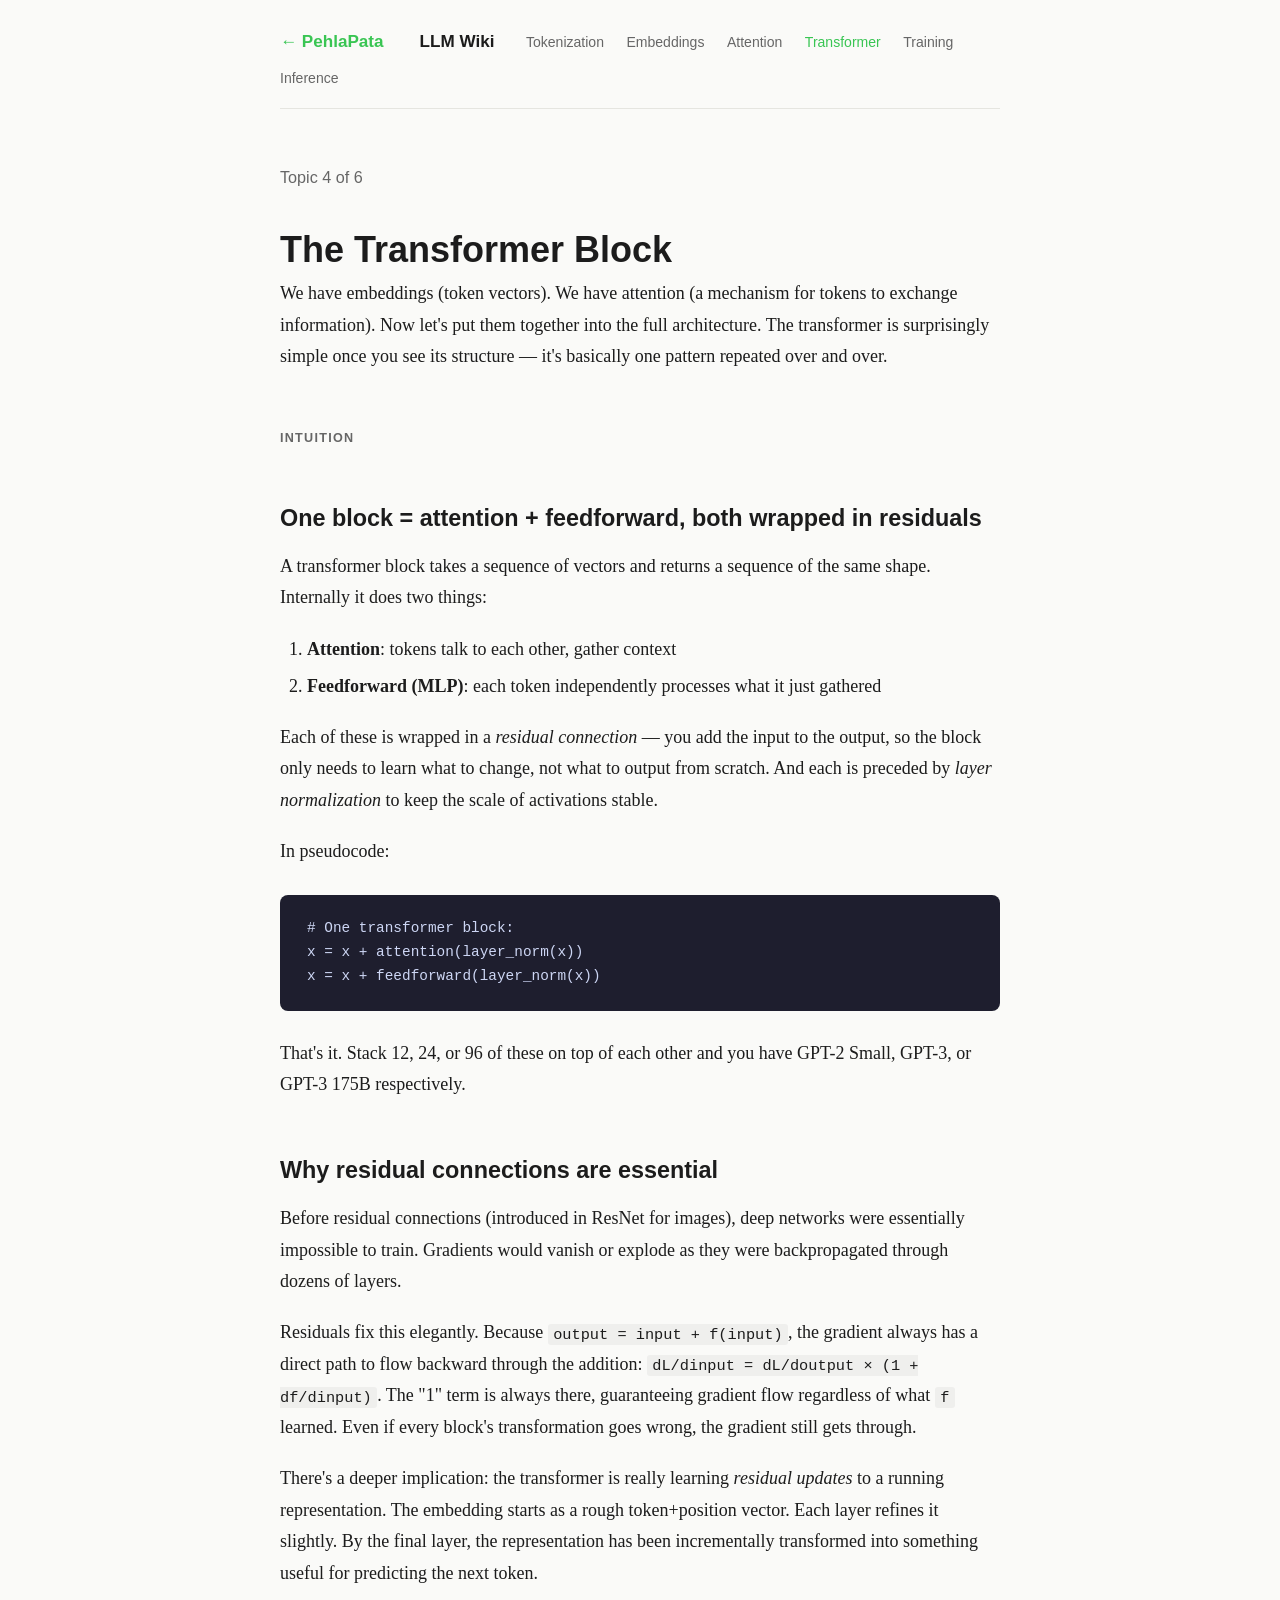
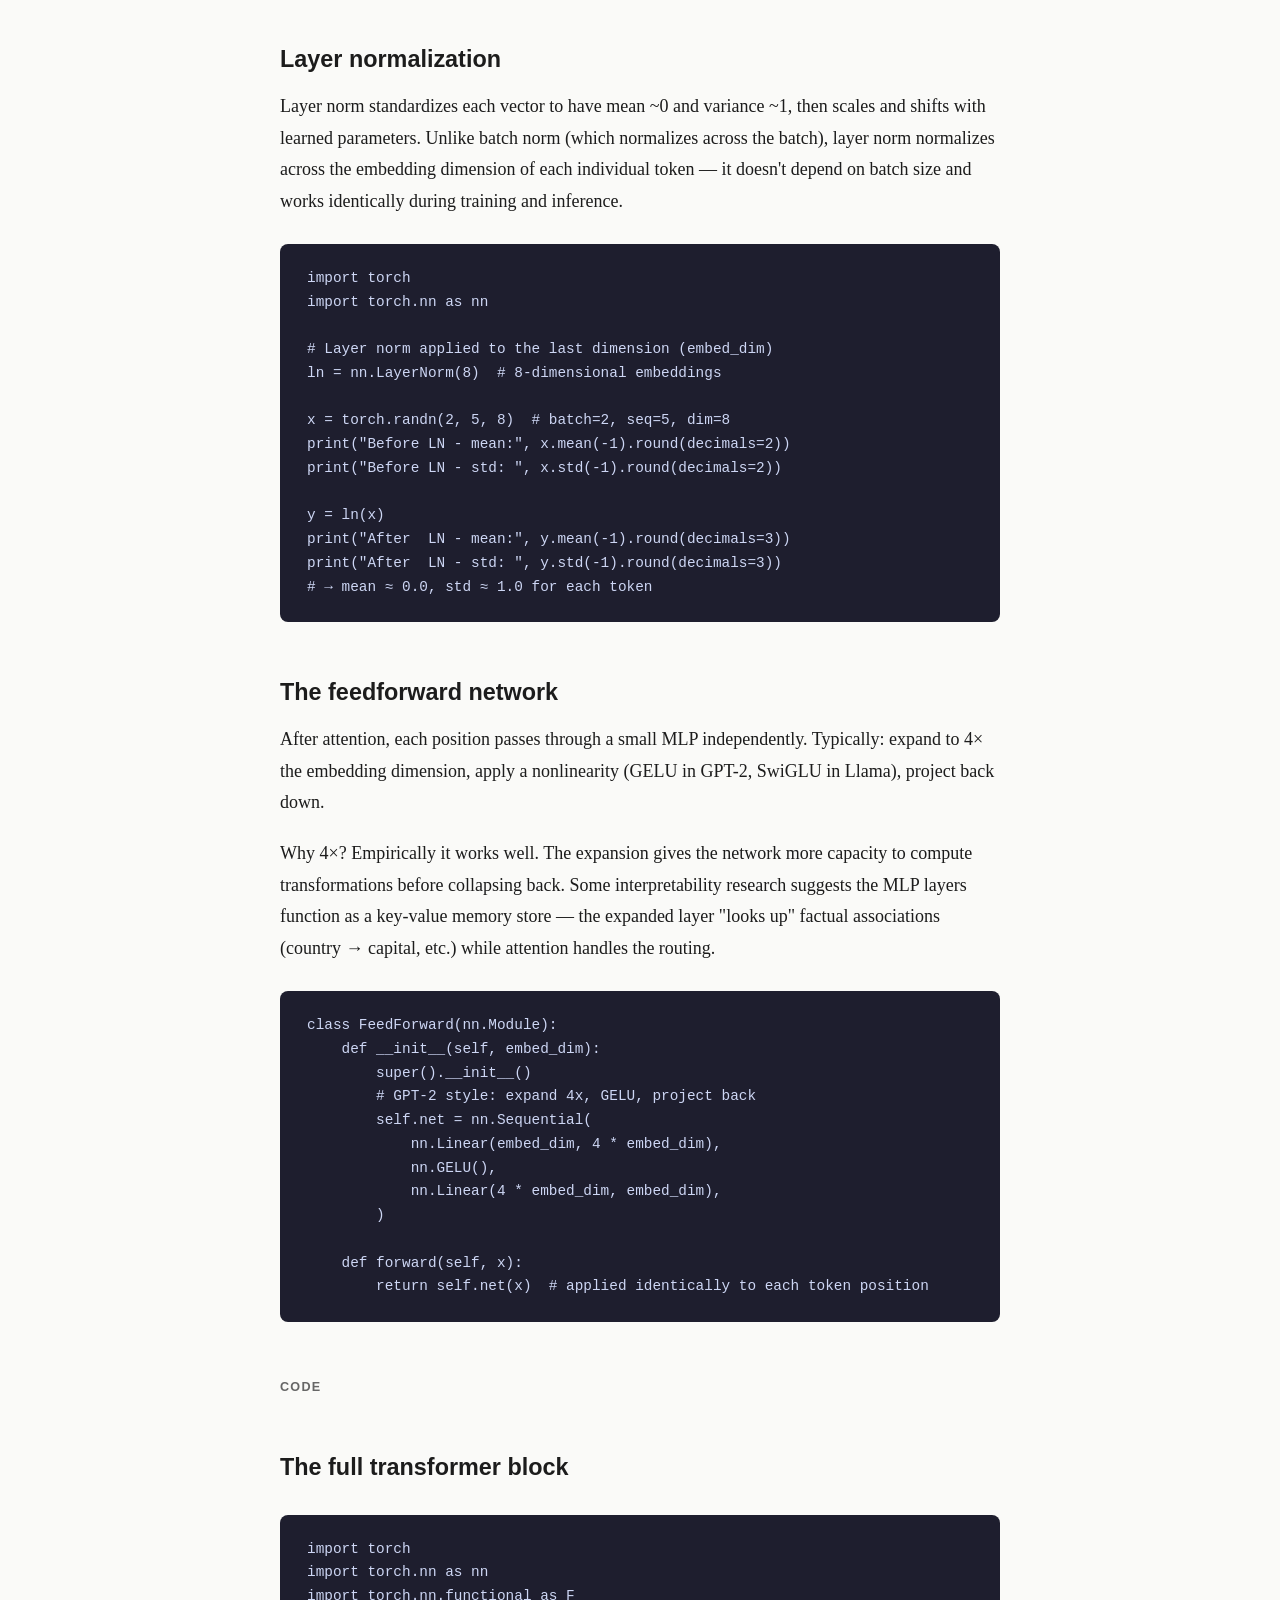
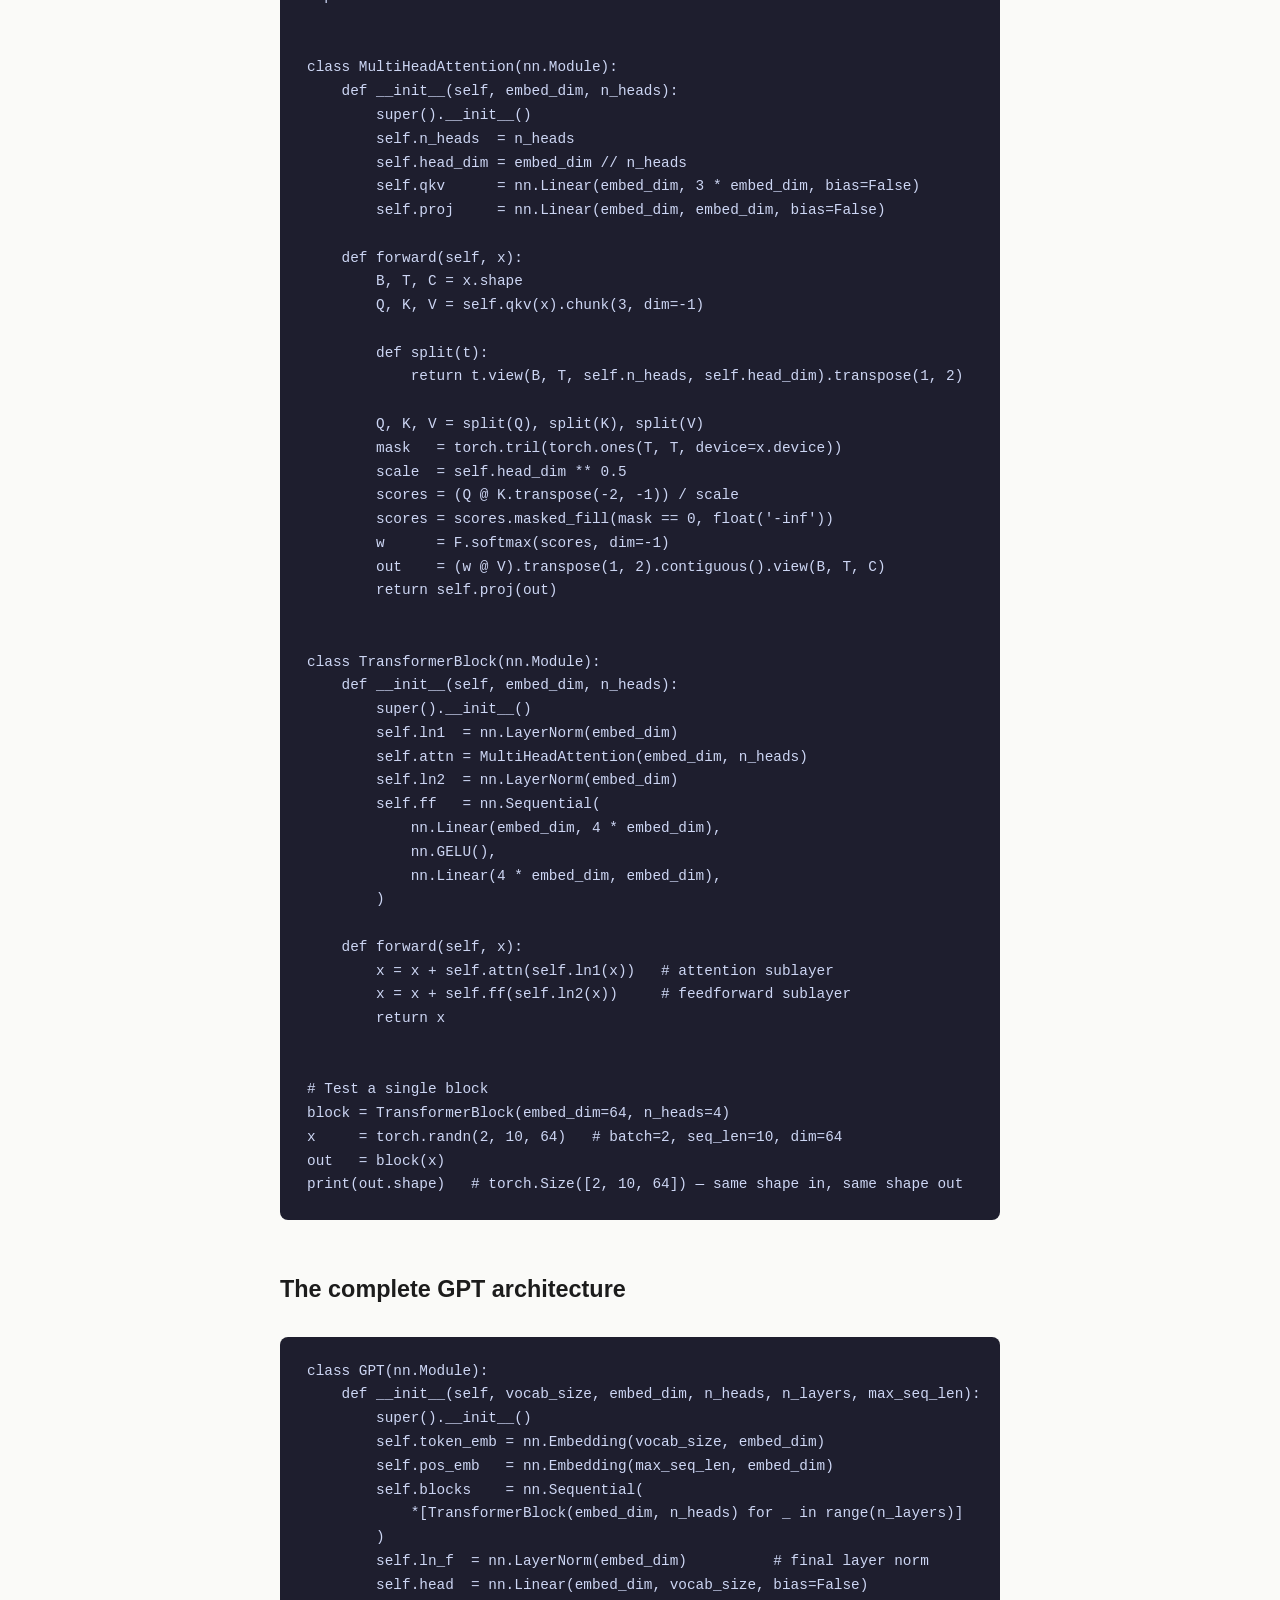
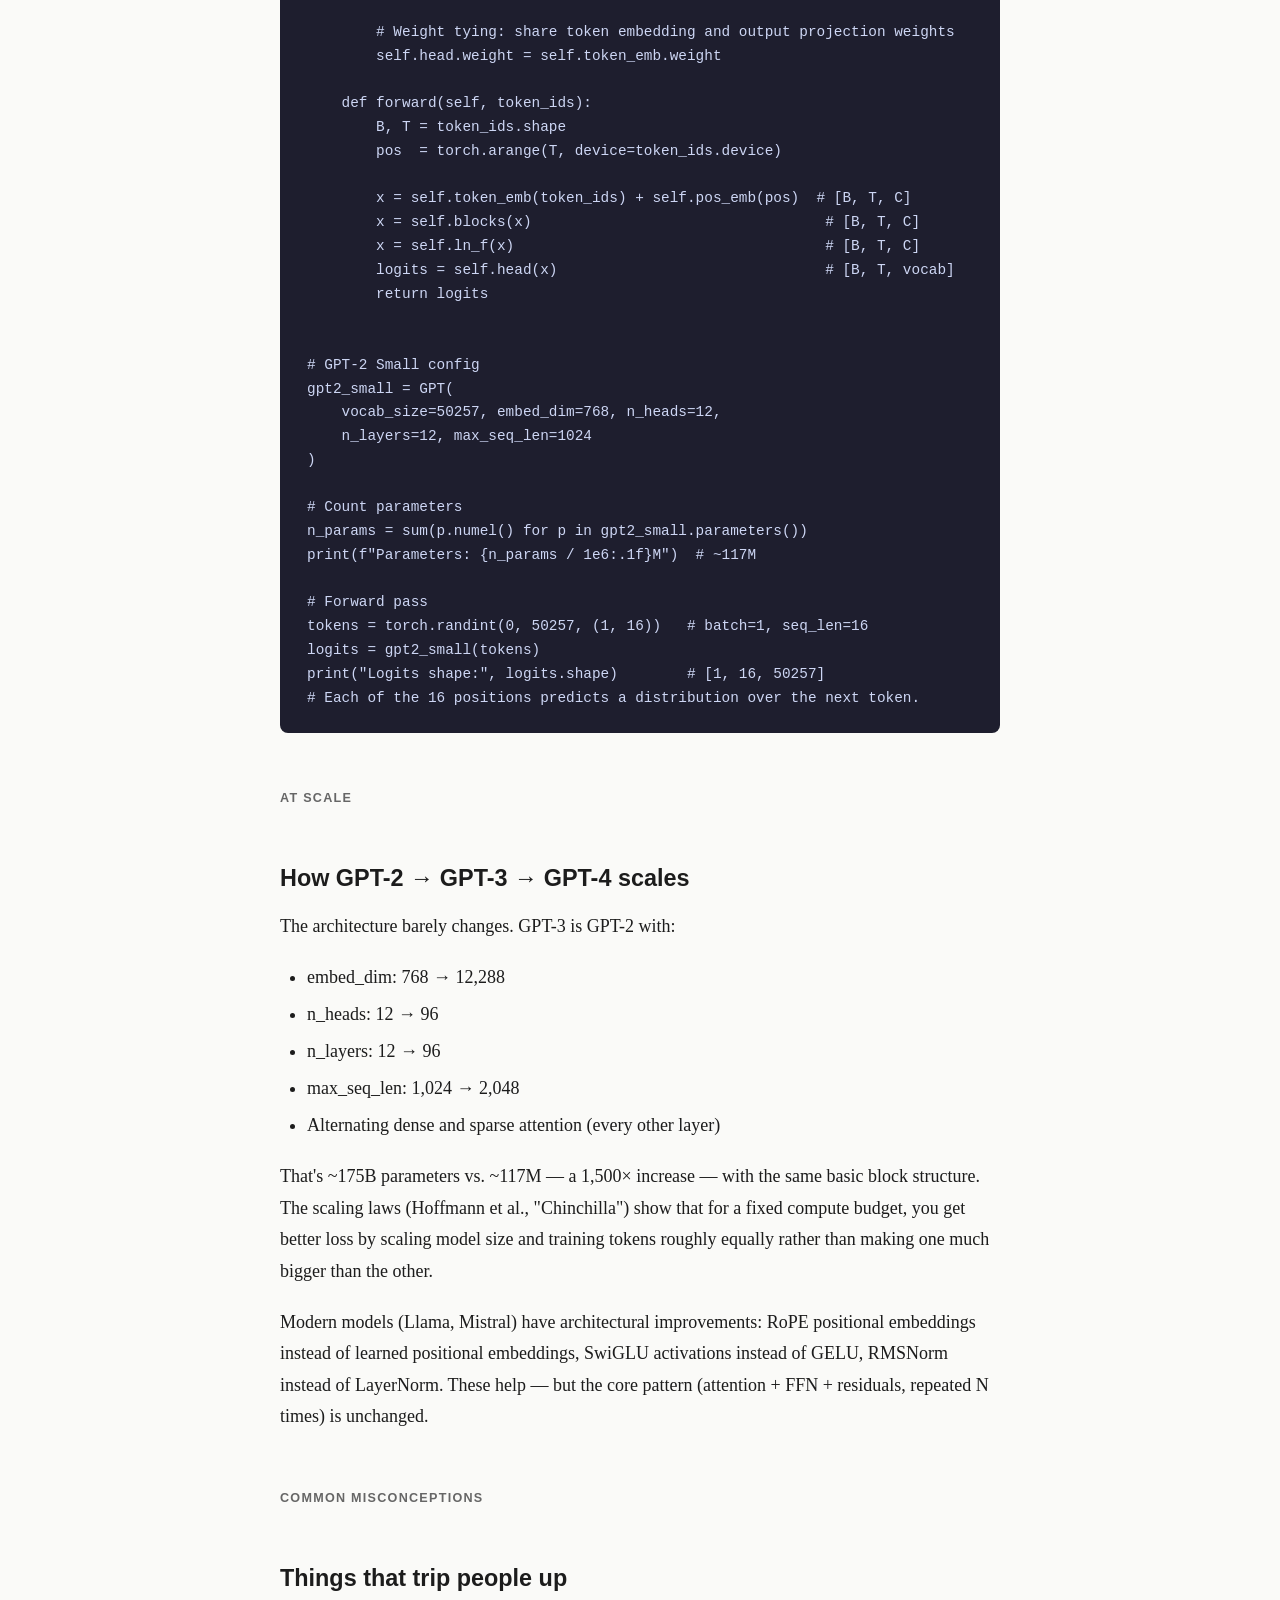
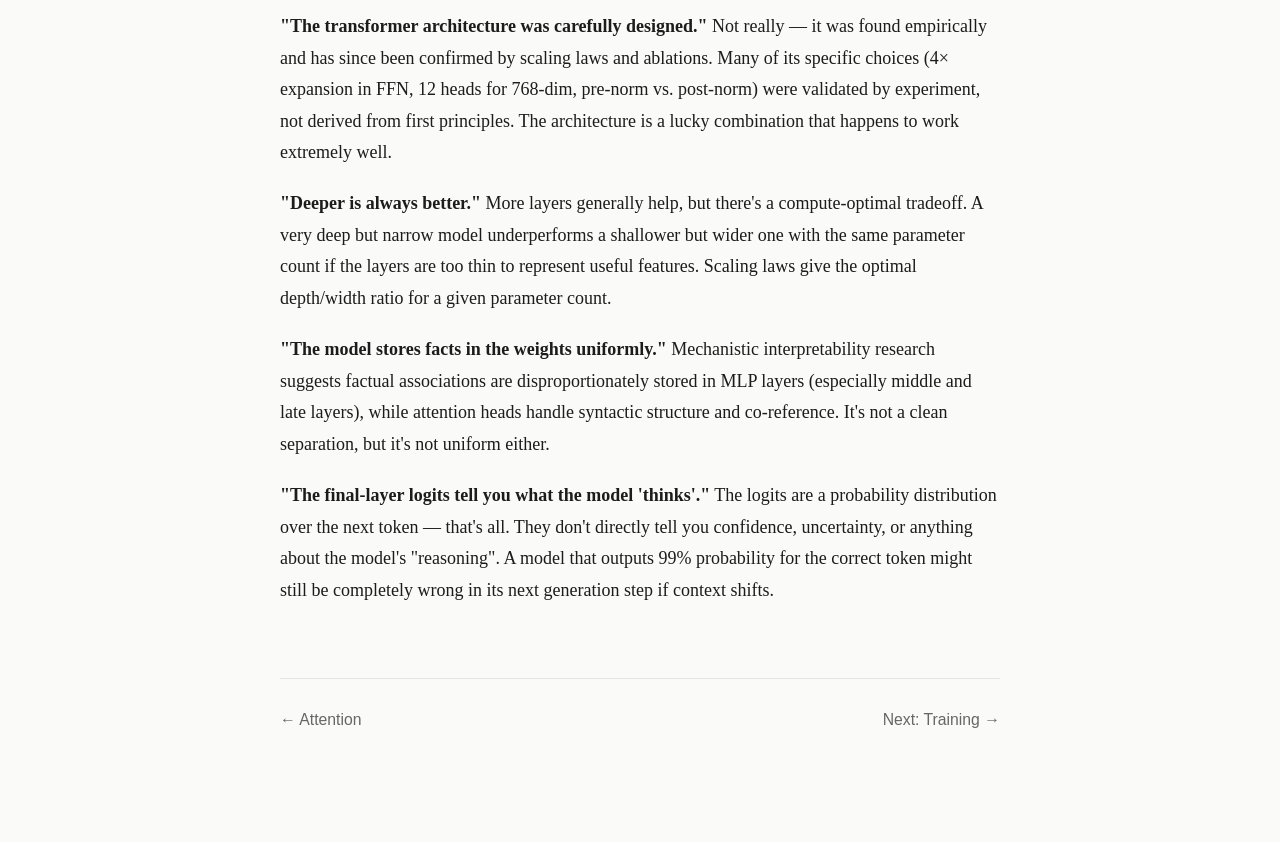
<file: llm-wiki/transformer.html>
<!DOCTYPE html>
<html lang="en">
<head>
  <meta charset="UTF-8">
  <meta name="viewport" content="width=device-width, initial-scale=1.0">
  <title>The Transformer Block — LLM Wiki</title>
  <link rel="stylesheet" href="style.css">
</head>
<body>
<nav>
  <a class="home-link" href="../index.html" style="color:#39C553;margin-right:0.75rem;">← PehlaPata</a><a class="home-link" href="index.html">LLM Wiki</a>
  <a href="tokenization.html">Tokenization</a>
  <a href="embeddings.html">Embeddings</a>
  <a href="attention.html">Attention</a>
  <a href="transformer.html" class="active">Transformer</a>
  <a href="training.html">Training</a>
  <a href="inference.html">Inference</a>
</nav>
<main>
  <p class="subtitle">Topic 4 of 6</p>
  <h1>The Transformer Block</h1>

  <p>We have embeddings (token vectors). We have attention (a mechanism for tokens to exchange information). Now let's put them together into the full architecture. The transformer is surprisingly simple once you see its structure — it's basically one pattern repeated over and over.</p>

  <div class="section-label">Intuition</div>
  <h2>One block = attention + feedforward, both wrapped in residuals</h2>

  <p>A transformer block takes a sequence of vectors and returns a sequence of the same shape. Internally it does two things:</p>
  <ol>
    <li><strong>Attention</strong>: tokens talk to each other, gather context</li>
    <li><strong>Feedforward (MLP)</strong>: each token independently processes what it just gathered</li>
  </ol>

  <p>Each of these is wrapped in a <em>residual connection</em> — you add the input to the output, so the block only needs to learn what to change, not what to output from scratch. And each is preceded by <em>layer normalization</em> to keep the scale of activations stable.</p>

  <p>In pseudocode:</p>
<pre><code># One transformer block:
x = x + attention(layer_norm(x))
x = x + feedforward(layer_norm(x))</code></pre>

  <p>That's it. Stack 12, 24, or 96 of these on top of each other and you have GPT-2 Small, GPT-3, or GPT-3 175B respectively.</p>

  <h2>Why residual connections are essential</h2>

  <p>Before residual connections (introduced in ResNet for images), deep networks were essentially impossible to train. Gradients would vanish or explode as they were backpropagated through dozens of layers.</p>

  <p>Residuals fix this elegantly. Because <code>output = input + f(input)</code>, the gradient always has a direct path to flow backward through the addition: <code>dL/dinput = dL/doutput × (1 + df/dinput)</code>. The "1" term is always there, guaranteeing gradient flow regardless of what <code>f</code> learned. Even if every block's transformation goes wrong, the gradient still gets through.</p>

  <p>There's a deeper implication: the transformer is really learning <em>residual updates</em> to a running representation. The embedding starts as a rough token+position vector. Each layer refines it slightly. By the final layer, the representation has been incrementally transformed into something useful for predicting the next token.</p>

  <h2>Layer normalization</h2>

  <p>Layer norm standardizes each vector to have mean ~0 and variance ~1, then scales and shifts with learned parameters. Unlike batch norm (which normalizes across the batch), layer norm normalizes across the embedding dimension of each individual token — it doesn't depend on batch size and works identically during training and inference.</p>

<pre><code>import torch
import torch.nn as nn

# Layer norm applied to the last dimension (embed_dim)
ln = nn.LayerNorm(8)  # 8-dimensional embeddings

x = torch.randn(2, 5, 8)  # batch=2, seq=5, dim=8
print("Before LN - mean:", x.mean(-1).round(decimals=2))
print("Before LN - std: ", x.std(-1).round(decimals=2))

y = ln(x)
print("After  LN - mean:", y.mean(-1).round(decimals=3))
print("After  LN - std: ", y.std(-1).round(decimals=3))
# → mean ≈ 0.0, std ≈ 1.0 for each token</code></pre>

  <h2>The feedforward network</h2>

  <p>After attention, each position passes through a small MLP independently. Typically: expand to 4× the embedding dimension, apply a nonlinearity (GELU in GPT-2, SwiGLU in Llama), project back down.</p>

  <p>Why 4×? Empirically it works well. The expansion gives the network more capacity to compute transformations before collapsing back. Some interpretability research suggests the MLP layers function as a key-value memory store — the expanded layer "looks up" factual associations (country → capital, etc.) while attention handles the routing.</p>

<pre><code>class FeedForward(nn.Module):
    def __init__(self, embed_dim):
        super().__init__()
        # GPT-2 style: expand 4x, GELU, project back
        self.net = nn.Sequential(
            nn.Linear(embed_dim, 4 * embed_dim),
            nn.GELU(),
            nn.Linear(4 * embed_dim, embed_dim),
        )

    def forward(self, x):
        return self.net(x)  # applied identically to each token position</code></pre>

  <div class="section-label">Code</div>
  <h2>The full transformer block</h2>

<pre><code>import torch
import torch.nn as nn
import torch.nn.functional as F


class MultiHeadAttention(nn.Module):
    def __init__(self, embed_dim, n_heads):
        super().__init__()
        self.n_heads  = n_heads
        self.head_dim = embed_dim // n_heads
        self.qkv      = nn.Linear(embed_dim, 3 * embed_dim, bias=False)
        self.proj     = nn.Linear(embed_dim, embed_dim, bias=False)

    def forward(self, x):
        B, T, C = x.shape
        Q, K, V = self.qkv(x).chunk(3, dim=-1)

        def split(t):
            return t.view(B, T, self.n_heads, self.head_dim).transpose(1, 2)

        Q, K, V = split(Q), split(K), split(V)
        mask   = torch.tril(torch.ones(T, T, device=x.device))
        scale  = self.head_dim ** 0.5
        scores = (Q @ K.transpose(-2, -1)) / scale
        scores = scores.masked_fill(mask == 0, float('-inf'))
        w      = F.softmax(scores, dim=-1)
        out    = (w @ V).transpose(1, 2).contiguous().view(B, T, C)
        return self.proj(out)


class TransformerBlock(nn.Module):
    def __init__(self, embed_dim, n_heads):
        super().__init__()
        self.ln1  = nn.LayerNorm(embed_dim)
        self.attn = MultiHeadAttention(embed_dim, n_heads)
        self.ln2  = nn.LayerNorm(embed_dim)
        self.ff   = nn.Sequential(
            nn.Linear(embed_dim, 4 * embed_dim),
            nn.GELU(),
            nn.Linear(4 * embed_dim, embed_dim),
        )

    def forward(self, x):
        x = x + self.attn(self.ln1(x))   # attention sublayer
        x = x + self.ff(self.ln2(x))     # feedforward sublayer
        return x


# Test a single block
block = TransformerBlock(embed_dim=64, n_heads=4)
x     = torch.randn(2, 10, 64)   # batch=2, seq_len=10, dim=64
out   = block(x)
print(out.shape)   # torch.Size([2, 10, 64]) — same shape in, same shape out</code></pre>

  <h2>The complete GPT architecture</h2>

<pre><code>class GPT(nn.Module):
    def __init__(self, vocab_size, embed_dim, n_heads, n_layers, max_seq_len):
        super().__init__()
        self.token_emb = nn.Embedding(vocab_size, embed_dim)
        self.pos_emb   = nn.Embedding(max_seq_len, embed_dim)
        self.blocks    = nn.Sequential(
            *[TransformerBlock(embed_dim, n_heads) for _ in range(n_layers)]
        )
        self.ln_f  = nn.LayerNorm(embed_dim)          # final layer norm
        self.head  = nn.Linear(embed_dim, vocab_size, bias=False)

        # Weight tying: share token embedding and output projection weights
        self.head.weight = self.token_emb.weight

    def forward(self, token_ids):
        B, T = token_ids.shape
        pos  = torch.arange(T, device=token_ids.device)

        x = self.token_emb(token_ids) + self.pos_emb(pos)  # [B, T, C]
        x = self.blocks(x)                                  # [B, T, C]
        x = self.ln_f(x)                                    # [B, T, C]
        logits = self.head(x)                               # [B, T, vocab]
        return logits


# GPT-2 Small config
gpt2_small = GPT(
    vocab_size=50257, embed_dim=768, n_heads=12,
    n_layers=12, max_seq_len=1024
)

# Count parameters
n_params = sum(p.numel() for p in gpt2_small.parameters())
print(f"Parameters: {n_params / 1e6:.1f}M")  # ~117M

# Forward pass
tokens = torch.randint(0, 50257, (1, 16))   # batch=1, seq_len=16
logits = gpt2_small(tokens)
print("Logits shape:", logits.shape)        # [1, 16, 50257]
# Each of the 16 positions predicts a distribution over the next token.</code></pre>

  <div class="section-label">At Scale</div>
  <h2>How GPT-2 → GPT-3 → GPT-4 scales</h2>

  <p>The architecture barely changes. GPT-3 is GPT-2 with:</p>
  <ul>
    <li>embed_dim: 768 → 12,288</li>
    <li>n_heads: 12 → 96</li>
    <li>n_layers: 12 → 96</li>
    <li>max_seq_len: 1,024 → 2,048</li>
    <li>Alternating dense and sparse attention (every other layer)</li>
  </ul>

  <p>That's ~175B parameters vs. ~117M — a 1,500× increase — with the same basic block structure. The scaling laws (Hoffmann et al., "Chinchilla") show that for a fixed compute budget, you get better loss by scaling model size and training tokens roughly equally rather than making one much bigger than the other.</p>

  <p>Modern models (Llama, Mistral) have architectural improvements: RoPE positional embeddings instead of learned positional embeddings, SwiGLU activations instead of GELU, RMSNorm instead of LayerNorm. These help — but the core pattern (attention + FFN + residuals, repeated N times) is unchanged.</p>

  <div class="section-label">Common Misconceptions</div>
  <h2>Things that trip people up</h2>

  <p><strong>"The transformer architecture was carefully designed."</strong> Not really — it was found empirically and has since been confirmed by scaling laws and ablations. Many of its specific choices (4× expansion in FFN, 12 heads for 768-dim, pre-norm vs. post-norm) were validated by experiment, not derived from first principles. The architecture is a lucky combination that happens to work extremely well.</p>

  <p><strong>"Deeper is always better."</strong> More layers generally help, but there's a compute-optimal tradeoff. A very deep but narrow model underperforms a shallower but wider one with the same parameter count if the layers are too thin to represent useful features. Scaling laws give the optimal depth/width ratio for a given parameter count.</p>

  <p><strong>"The model stores facts in the weights uniformly."</strong> Mechanistic interpretability research suggests factual associations are disproportionately stored in MLP layers (especially middle and late layers), while attention heads handle syntactic structure and co-reference. It's not a clean separation, but it's not uniform either.</p>

  <p><strong>"The final-layer logits tell you what the model 'thinks'."</strong> The logits are a probability distribution over the next token — that's all. They don't directly tell you confidence, uncertainty, or anything about the model's "reasoning". A model that outputs 99% probability for the correct token might still be completely wrong in its next generation step if context shifts.</p>

  <div class="page-nav">
    <a href="attention.html">← Attention</a>
    <a href="training.html">Next: Training →</a>
  </div>
</main>
</body>
</html>
</file>
<file: glyph-portal.css>
/*
 * Glyph Portal styles. Component rules © 2026 Christian Katzmann, MIT (see glyph-portal.js).
 * The site theme (white page, black type, blue field) is set in the variables and
 * the ".gp-section" block at the bottom.
 */

/* ---- before the script runs (or without it): the promises are a plain blue panel ---- */
.gp-section:not(.gp) {
  background: #1E3A8A; color: #fff; padding: 72px clamp(24px, 6vw, 96px);
}

/* ---- component ---- */
:where(.gp) {
  --gp-paper: #fff; --gp-ink: #000; --gp-field: #1E3A8A; --gp-foreground: #fff;
  position: relative; isolation: isolate; background: var(--gp-paper); color: var(--gp-ink);
}
:where(.gp) > [data-gp-viewport] {
  position: absolute; inset: 0 auto auto 0; height: 100vh; height: 100svh; width: 0;
  pointer-events: none; visibility: hidden;
}
:where(.gp) [data-gp-pin] {
  position: relative; height: var(--gp-height, 100svh); overflow: clip; isolation: isolate; container-type: size;
}
:where(.gp) [data-gp-field] { position: absolute; inset: 0; background: var(--gp-field); opacity: 0; pointer-events: none; }
:where(.gp)[data-gp-ready] [data-gp-field] { opacity: 1; }
:where(.gp) [data-gp-art] { position: absolute; inset: 0; width: 100%; height: 100%; overflow: visible; pointer-events: none; }
:where(.gp) [data-gp-marks] { fill: none; stroke: var(--gp-ink); opacity: .6; }
:where(.gp) [data-gp-choices] { position: absolute; inset: 0; visibility: hidden; pointer-events: none; }
:where(.gp)[data-gp-choosing=true] [data-gp-choices] { visibility: visible; }
:where(.gp) [data-gp-letter] {
  box-sizing: border-box; position: absolute; border: 0; padding: 0; margin: 0;
  background: transparent; cursor: pointer; pointer-events: auto; touch-action: pan-y;
}
:where(.gp) [data-gp-letter]:disabled { pointer-events: none; }
:where(.gp) [data-gp-letter]:focus-visible { outline: 2px solid var(--gp-field); outline-offset: 5px; }
:where(.gp) [data-gp-touch-picker] {
  display: none; position: absolute; top: calc(var(--gp-word-bottom, 50%) + 42px); left: 50%;
  transform: translateX(-50%); font: 12px/1.4 inherit; align-items: center; gap: 12px; visibility: hidden;
}
:where(.gp)[data-gp-choosing=true] [data-gp-touch-picker] { visibility: visible; }
:where(.gp) [data-gp-select] {
  min-height: 44px; min-width: 90px; border: 1px solid #d8deda; border-radius: 4px;
  background: var(--gp-paper); color: var(--gp-ink); padding: 0 10px; font: inherit;
}
:where(.gp) [data-gp-select]:focus-visible { outline: 2px solid var(--gp-field); outline-offset: 4px; }
/* The "Choose a letter" menu for touch screens was removed on request: the picker stays hidden */
:where(.gp) [data-gp-fallback] {
  position: absolute; inset: 0; display: none; place-items: center;
  font-size: min(calc(100cqw / var(--gp-characters)), 38cqh); line-height: 1; color: var(--gp-field);
}
:where(.gp)[data-gp-ready] [data-gp-fallback] { visibility: hidden; }
:where(.gp) [data-gp-caption] {
  position: absolute; inset: auto 8% 9%; display: flex; align-items: center; justify-content: space-between; gap: 1rem;
  font: 12px/1.4 inherit; opacity: var(--gp-caption, 1); pointer-events: var(--gp-caption-hit, auto);
}
:where(.gp) [data-gp-front] { position: absolute; inset: 0; z-index: 2; opacity: var(--gp-caption, 1); pointer-events: none; }  /* above the button, so an open dropdown is never covered by it */
:where(.gp) [data-gp-front] a, :where(.gp) [data-gp-front] button { pointer-events: var(--gp-caption-hit, auto); }
:where(.gp) [data-gp-front]:focus-within { opacity: 1; }
:where(.gp) [data-gp-hint] { max-width: 30ch; color: var(--gp-ink); }
:where(.gp) [data-gp-enter] {
  display: inline-flex; align-items: center; gap: 16px; min-height: 44px; color: inherit;
  font: inherit; text-decoration: none; letter-spacing: inherit;
}
:where(.gp) [data-gp-enter]:focus-visible { outline: 2px solid currentColor; outline-offset: 5px; }
:where(.gp) [data-gp-caption]:focus-within { opacity: 1; pointer-events: auto; }
:where(.gp) [data-gp-enter]:focus-visible { background: var(--gp-paper); color: var(--gp-ink); padding: 0 12px; margin: 0 -12px; }
:where(.gp) [data-gp-content] {
  box-sizing: border-box; position: relative; min-height: var(--gp-height, 100svh);
  padding: clamp(32px, 7%, 100px); display: grid; align-content: center;
  color: var(--gp-foreground); background: var(--gp-field); overflow-wrap: anywhere;
}
:where(.gp)[data-gp-motion=on] [data-gp-pin] { position: sticky; top: 0; }
:where(.gp)[data-gp-motion=off] [data-gp-hint] { display: none; }
:where(.gp)[data-gp-motion=on] [data-gp-content] {
  margin-top: calc((var(--gp-length) - 1) * var(--gp-height)); background: transparent;
  opacity: var(--gp-reveal, 0); pointer-events: none;
}
:where(.gp)[data-gp-motion=on][data-gp-entered=true] [data-gp-content] { pointer-events: auto; }
:where(.gp)[data-gp-motion=on]:has([data-gp-content]:focus-within) [data-gp-field] { clip-path: none !important; }
:where(.gp)[data-gp-motion=on] [data-gp-content]:focus-within { opacity: 1; pointer-events: auto; }
:where(.gp):has([data-gp-content]:focus-within) [data-gp-caption],
:where(.gp):has([data-gp-content]:focus-within) [data-gp-marks] { opacity: 0; }
@media (prefers-reduced-motion: reduce) {
  :where(.gp) [data-gp-pin] { position: relative !important; }
  :where(.gp) [data-gp-content] { margin-top: 0 !important; opacity: 1 !important; background: var(--gp-field) !important; min-height: 0; padding-block: 64px; }
  :where(.gp) [data-gp-caption] { opacity: 1 !important; }
  :where(.gp) [data-gp-hint] { display: none; }
}

/* ---- PehlaPata theme ---- */
.gp-section [data-gp-default-field] {
  position: absolute; inset: 0; transform: scale(var(--gp-field-scale, 1));
  /* Navy to blue; every point stays at least 8.7:1 against white text */
  background: linear-gradient(135deg, #1E3A8A 0%, #1E40AF 52%, #172554 100%);
}
.gp-section {
  font-family: inherit;
  /* the same colour tokens the hero defines, so the search card shown here is blue too */
  --hero-ink: #000000; --hero-muted: #000000;
  --hero-button: #1E40AF;       /* Search button and selected tab; white text on it 8.7:1 */
  --hero-button-hover: #1E3A8A; /* 10.4:1 */
}
/* The "See how it works" button is no longer shown. It stays in the page for keyboard users: invisible until
   it gets focus (press Tab), then it appears at the bottom as the blue button. */
.gp-section [data-gp-caption] { position: absolute; inset: auto; width: 1px; height: 1px; overflow: hidden; clip: rect(0 0 0 0); white-space: nowrap; font-family: inherit; }
.gp-section [data-gp-caption]:focus-within { inset: auto 24px 22px; width: auto; height: auto; overflow: visible; clip: auto; justify-content: center; z-index: 5; }
.gp-section [data-gp-hint] { display: none; }
.gp-section [data-gp-enter] {
  min-height: 48px; padding: 0 22px; gap: 18px; background: #1E40AF; border: 1px solid #1E40AF;
  border-radius: 10px; color: #fff; font-size: 15px; font-weight: 600; transition: background .15s;
}
.gp-section [data-gp-enter]:hover { background: #1E3A8A; }
.gp-section [data-gp-enter]:focus-visible { outline: 3px solid #000; outline-offset: 3px; background: #1E3A8A; color: #fff; padding: 0 22px; margin: 0; }
.gp-section [data-gp-touch-picker] { top: auto; bottom: 18px; left: 50%; }
.gp-section [data-gp-select] { border-color: #000; border-radius: 8px; font-size: 14px; color: #000; }

/* text drawn over the opening frame */
/* One row above the word: the headline on the left, the sliding text on the right.
   Its edges line up with the left and right edges of the word. */
.gp-topline {
  position: absolute; left: var(--gp-word-left, 8%); right: var(--gp-word-left, 8%);
  bottom: calc(100% - var(--gp-word-top, 35%) + 24px);
  display: flex; justify-content: space-between; align-items: flex-end; gap: 24px;
}
/* the sliding text: no card box and no icon, just a small heading and a typed line, at the right edge of the word */
.gp-topline .gp-facts { position: relative; top: auto; left: auto; flex: none; width: min(380px, 42%); height: 84px; }
.gp-topline .hero-fact { padding: 0; border: 0; border-radius: 0; background: transparent; box-shadow: none; align-items: flex-end; }
.gp-topline .hero-fact strong { font-size: clamp(16px, 1.25vw, 19px); line-height: 1.25; }
.gp-topline .hero-fact div > span { margin-top: 4px; font-size: clamp(13px, 1vw, 15px); line-height: 1.45; }

/* Typing mode (data-mode="type" in hero-facts.js): the heading is shown, the line under it types out.
   The not-yet-typed text stays in the layout (invisible), so the lines never re-wrap while typing. */
.tw-rest { visibility: hidden; }
.tw-caret { position: relative; display: inline-block; width: 0; height: 1em; vertical-align: text-bottom; }  /* zero width: no layout effect */
.tw-caret::after { content: ""; position: absolute; left: 1px; top: .1em; width: 2px; height: 1.05em; background: currentColor; animation: tw-blink 1s steps(1) infinite; }
.hero-fact:not(.typing) .tw-caret { display: none; }
@keyframes tw-blink { 50% { opacity: 0; } }
@media (prefers-reduced-motion: reduce) { .tw-caret::after { animation: none; } }
.sr-only { position: absolute; width: 1px; height: 1px; overflow: hidden; clip: rect(0 0 0 0); white-space: nowrap; }
.gp-headline {
  flex: 1 1 0; min-width: 0; margin: 0; text-align: left;
  font-family: var(--serif); font-weight: 700; color: #000; text-wrap: balance;
  /* scales with the screen's width and height, so it never runs under the header or into the word */
  font-size: clamp(22px, min(3.4vw, 4.6svh), 46px); line-height: 1.12; letter-spacing: -0.02em;
}
@media (max-width: 900px) {
  /* not enough width for two columns: slider card on top, headline under it, both at the word's edges */
  .gp-topline { flex-direction: column-reverse; align-items: stretch; gap: 14px; }
  .gp-topline .gp-facts { width: 100%; height: 66px; }
  .gp-topline .hero-fact strong { font-size: 15px; }
  .gp-topline .hero-fact div > span { margin-top: 3px; font-size: 13px; line-height: 1.4; }
}
/* very short screens: keep the headline, drop the card so nothing runs under the header */
@container (max-height: 619px) { .gp-topline .gp-facts { display: none; } }
.gp-support {
  position: absolute; top: calc(var(--gp-word-bottom, 50%) + 28px); left: 50%; transform: translateX(-50%);
  width: min(660px, calc(100% - 48px)); margin: 0;
  text-align: center; font-size: 17px; line-height: 1.5; color: #000; text-wrap: balance;
}
/* The search section under the supporting text (same search as the hero): wide, with room to breathe.
   Four columns: Near is the widest, then Budget and For, then the Search button. */
.gp-search {
  position: absolute; top: calc(var(--gp-word-bottom, 50%) + 102px); left: 50%; transform: translateX(-50%);
  width: min(920px, calc(100% - 48px));
  pointer-events: var(--gp-caption-hit, auto);  /* clickable while the opening frame is showing, inert once you zoom in */
}
.gp-search .search-card { margin: 0 0 16px; padding: 14px; gap: 12px; border-radius: 22px; box-shadow: 0 20px 50px rgba(0, 0, 0, .10); }
.gp-search .search-tabs { padding: 0; gap: 6px; }
.gp-search .search-tab-btn { height: 40px; padding: 0 18px; font-size: 15px; }
.gp-search .search-inputs { grid-template-columns: minmax(0, 1.7fr) minmax(0, 1.1fr) minmax(0, 1fr) auto; padding: 8px; border-radius: 16px; }
.gp-search .search-field { padding: 8px 22px; }
.gp-search .search-field input, .gp-search .menu-btn { font-size: 17px; }
.gp-search .search-btn { min-height: 56px; min-width: 156px; padding: 0 26px; border-radius: 12px; font-size: 17px; }
.gp-search .popular-pills { justify-content: flex-start; padding-left: 4px; gap: 8px; }

/* the revealed section */
/* "From first search to move-in, in days": a heading and four numbered steps.
   Sizes grow smoothly from phone to desktop. White on the blue field measures 8.7:1 or better. */
.gp-section [data-gp-content] { font-family: inherit; padding: clamp(4.5rem, 9vw, 7rem) clamp(1.25rem, 5vw, 5rem) clamp(4rem, 8vw, 6.5rem); }
.gp-reveal { display: flex; width: min(100%, 80rem); margin: auto; flex-direction: column; align-items: flex-start; gap: clamp(2.25rem, 5vw, 4rem); }
.gp-intro { max-width: 46rem; }
.gp-reveal h2 {
  margin: 0; color: inherit; font-family: var(--serif);
  font-size: clamp(2rem, 1.1rem + 2.8vw, 3.25rem); font-weight: 700; line-height: 1.1; letter-spacing: -0.025em; text-wrap: balance;
}
.gp-lede { margin: 1rem 0 0; max-width: 40rem; color: #fff; font-size: clamp(1.0625rem, 1rem + .3vw, 1.3125rem); line-height: 1.55; }
.gp-steps { list-style: none; margin: 0; padding: 0; display: grid; width: 100%; grid-template-columns: 1fr; gap: 0; }
.gp-step { border-top: 1px solid rgba(255, 255, 255, .5); padding: 1.4rem 0 1.5rem; }
.gp-no { display: block; margin: 0 0 .85rem; color: #fff; font: 700 .95rem/1 var(--sans); letter-spacing: .12em; font-variant-numeric: tabular-nums; }
.gp-step h3 { margin: 0; color: inherit; font-size: clamp(1.25rem, 1.1rem + .6vw, 1.625rem); font-weight: 700; line-height: 1.2; letter-spacing: -0.01em; text-wrap: balance; }
.gp-step p { margin: .65rem 0 0; max-width: 38ch; color: #fff; font-size: clamp(1rem, .95rem + .25vw, 1.1875rem); line-height: 1.6; }
@media (min-width: 640px) { .gp-steps { grid-template-columns: repeat(2, minmax(0, 1fr)); gap: 0 2.5rem; } }
@media (min-width: 1100px) { .gp-steps { grid-template-columns: repeat(4, minmax(0, 1fr)); gap: 0 2.5rem; } }
@media (max-width: 450px) {
  .gp-support { font-size: 15px; }
}
/* Making room as the screen gets shorter (the pinned frame is exactly one screen tall). The word itself
   also moves up (see anchorY in glyph-portal.js), so everything fits at 100% zoom on a laptop:
   under 860px tall: tighter gaps, everything still shown (the "Popular" pills included);
   under 700px: the slider card steps aside; under 600px: the pills; under 520px: the search section. */
@container (max-height: 859px) and (min-width: 601px) {
  .gp-support { top: calc(var(--gp-word-bottom, 50%) + 14px); }
  .gp-search { top: calc(var(--gp-word-bottom, 50%) + 82px); }
  .gp-search .search-card { margin-bottom: 12px; }
}
@container (max-height: 599px) and (min-width: 601px) { .gp-search .popular-pills { display: none; } }
@container (max-height: 519px) { .gp-search { display: none; } }
/* Narrow screens (phones and small tablets): the card stacks into rows: tabs, Near, Budget | For, Search.
   Every filter stays available here too. */
@media (max-width: 760px) {
  .gp-search .search-card { padding: 10px; gap: 10px; border-radius: 18px; }
  .gp-search .search-tabs { flex-wrap: nowrap; gap: 4px; }
  .gp-search .search-tab-btn { height: 36px; padding: 0 10px; font-size: 13px; }  /* three tabs stay on one line even at 360px */
  .gp-search .search-inputs { grid-template-columns: 1fr 1fr; padding: 6px; }
  .gp-search .search-field { padding: 8px 14px; border-bottom: 0; border-right: 0; }
  .gp-search .search-field:first-child { grid-column: 1 / -1; border-bottom: 1px solid var(--border); }
  .gp-search .search-field:nth-child(2) { border-right: 1px solid var(--border); }
  .gp-search .search-field input, .gp-search .menu-btn { font-size: 16px; }
  .gp-search .search-btn { grid-column: 1 / -1; margin-top: 8px; min-height: 50px; min-width: 0; }
}
@media (max-width: 600px) {
  .gp-search { top: calc(var(--gp-word-bottom, 50%) + 118px); }  /* the supporting text wraps to three lines here */
  .gp-search .popular-pills { display: none; }
  .gp-search .search-card { margin: 0; }
}
/* Very short phones (about 640px tall): the supporting line steps aside so the whole search card, button included, stays on screen */
@media (max-width: 600px) { @container (max-height: 679px) { .gp-support { display: none; } .gp-search { top: calc(var(--gp-word-bottom, 50%) + 24px); } } }
</file>
<file: llm-wiki/style.css>
:root {
  --bg: #fafaf8;
  --fg: #1c1c1c;
  --fg-muted: #666;
  --accent: #39C553;
  --code-bg: #1e1e2e;
  --code-fg: #cdd6f4;
  --border: #e5e5e0;
  --max-w: 720px;
  --font-body: Georgia, 'Times New Roman', serif;
  --font-mono: 'Courier New', Courier, monospace;
  --font-sans: -apple-system, BlinkMacSystemFont, 'Segoe UI', sans-serif;
}

* { box-sizing: border-box; margin: 0; padding: 0; }
html { font-size: 18px; scroll-behavior: smooth; }
body {
  background: var(--bg);
  color: var(--fg);
  font-family: var(--font-body);
  line-height: 1.75;
  padding: 0 1.25rem;
}

/* NAV */
nav {
  max-width: var(--max-w);
  margin: 0 auto;
  padding: 1.5rem 0 1rem;
  border-bottom: 1px solid var(--border);
  display: flex;
  flex-wrap: wrap;
  gap: 0.5rem 1.25rem;
  align-items: baseline;
}
nav .home-link {
  font-family: var(--font-sans);
  font-weight: 700;
  font-size: 0.95rem;
  color: var(--fg);
  text-decoration: none;
  margin-right: 0.5rem;
}
nav a {
  font-family: var(--font-sans);
  font-size: 0.78rem;
  color: var(--fg-muted);
  text-decoration: none;
  transition: color 0.15s;
}
nav a:hover, nav a.active { color: var(--accent); }

/* MAIN */
main {
  max-width: var(--max-w);
  margin: 0 auto;
  padding: 3rem 0 6rem;
}

h1 {
  font-family: var(--font-sans);
  font-size: 2rem;
  font-weight: 700;
  line-height: 1.2;
  margin-bottom: 0.4rem;
}
h2 {
  font-family: var(--font-sans);
  font-size: 1.3rem;
  font-weight: 700;
  margin-top: 2.75rem;
  margin-bottom: 0.65rem;
}
h3 {
  font-family: var(--font-sans);
  font-size: 1rem;
  font-weight: 600;
  margin-top: 1.75rem;
  margin-bottom: 0.4rem;
}
p { margin-bottom: 1.1rem; }
ul, ol { padding-left: 1.5rem; margin-bottom: 1.1rem; }
li { margin-bottom: 0.3rem; }
a { color: var(--accent); }
a:hover { text-decoration: underline; }

/* CODE */
pre {
  background: var(--code-bg);
  color: var(--code-fg);
  padding: 1.25rem 1.5rem;
  border-radius: 8px;
  overflow-x: auto;
  margin: 1.5rem 0;
  font-family: var(--font-mono);
  font-size: 0.8rem;
  line-height: 1.65;
}
code {
  font-family: var(--font-mono);
  font-size: 0.85em;
  background: #efefed;
  padding: 0.1em 0.35em;
  border-radius: 3px;
}
pre code { background: none; padding: 0; font-size: inherit; }

/* CALLOUTS */
.note {
  background: #edfff2;
  border-left: 3px solid #39C553;
  padding: 0.8rem 1rem;
  margin: 1.5rem 0;
  border-radius: 0 6px 6px 0;
  font-family: var(--font-sans);
  font-size: 0.875rem;
  line-height: 1.55;
}
.warn {
  background: #fffbeb;
  border-left: 3px solid #f59e0b;
  padding: 0.8rem 1rem;
  margin: 1.5rem 0;
  border-radius: 0 6px 6px 0;
  font-family: var(--font-sans);
  font-size: 0.875rem;
  line-height: 1.55;
}

/* SECTION LABELS */
.section-label {
  font-family: var(--font-sans);
  font-size: 0.7rem;
  font-weight: 700;
  letter-spacing: 0.1em;
  text-transform: uppercase;
  color: var(--fg-muted);
  margin-top: 3rem;
  margin-bottom: 0.25rem;
}

/* HOMEPAGE TOPIC LIST */
.subtitle {
  font-family: var(--font-sans);
  color: var(--fg-muted);
  font-size: 0.9rem;
  margin-bottom: 2rem;
}
.topics { list-style: none; padding: 0; margin-top: 0.5rem; }
.topics li {
  padding: 1.1rem 0;
  border-bottom: 1px solid var(--border);
}
.topics li:last-child { border-bottom: none; }
.topics .topic-link {
  font-family: var(--font-sans);
  font-weight: 600;
  font-size: 1rem;
  color: var(--fg);
  text-decoration: none;
}
.topics .topic-link:hover { color: var(--accent); }
.topics .topic-link:hover { text-decoration: none; }
.topics .desc {
  font-size: 0.875rem;
  color: var(--fg-muted);
  font-family: var(--font-sans);
  margin-top: 0.2rem;
  line-height: 1.5;
}
.coming-soon {
  font-family: var(--font-sans);
  font-size: 0.8rem;
  color: #aaa;
  margin-top: 2rem;
}
.coming-soon span {
  display: inline-block;
  background: #f0f0ed;
  border-radius: 4px;
  padding: 0.15rem 0.5rem;
  margin: 0.2rem 0.2rem 0.2rem 0;
}

/* PAGE NAV */
.page-nav {
  margin-top: 4rem;
  padding-top: 1.5rem;
  border-top: 1px solid var(--border);
  display: flex;
  justify-content: space-between;
  font-family: var(--font-sans);
  font-size: 0.875rem;
}
.page-nav a { color: var(--fg-muted); text-decoration: none; }
.page-nav a:hover { color: var(--accent); }

@media (max-width: 600px) {
  html { font-size: 16px; }
  h1 { font-size: 1.6rem; }
  pre { padding: 1rem; font-size: 0.75rem; }
}
</file>
<file: site.css>
/*
 * site.css: the shared look for the explore, listing, Pune and owner pages.
 * Palette: white and blue only. Text is black, with dark blue for secondary text.
 * The old per-page variable names (--green, --orange, --slate ...) are kept and now point at the blue
 * palette, so each page's own styles pick up the new colours without being rewritten.
 * Dark theme: navy surfaces with white text (used by the theme toggle on explore, listing and owner).
 */
:root {
  /* white and blue */
  --blue: #1E40AF; --blue-dark: #1E3A8A; --navy: #172554;
  --blue-50: #F4F7FF; --blue-100: #E8EEFF; --blue-200: #C9D6FF;
  /* what the old per-page names now mean */
  --green: #1E40AF; --green-dark: #1E3A8A; --green-light: #EEF2FF; --green-mid: #C9D6FF;
  --orange: #1E40AF; --orange-dark: #1E3A8A; --orange-light: #EEF2FF; --orange-mid: #C9D6FF;
  --wine: #172554; --wine-light: #EEF2FF;
  --slate: #000000; --slate-mid: #1F2A55; --slate-soft: #33407A;
  --border: #D5DDF5; --bg: #F4F7FF; --white: #FFFFFF;
  /* names the home page uses, so the shared header matches it exactly */
  --ink: #000000; --ink-mid: #1F2A55; --ink-soft: #33407A; --border-light: #B9C6EE; --chip-bg: #F4F7FF;
  --fill: #1E40AF; --fill-hover: #1E3A8A;       /* filled buttons and active chips: white text on them 8.7:1 */
  --logo-bg: #17744C;                            /* the logo mark, unchanged from the home page */
  --nav-bg: rgba(255,255,255,.97);
  --gutter: 64px; --section-y: clamp(56px,7vw,96px);   /* page side padding (same as the header) and section spacing */
  --sans: 'Plus Jakarta Sans', 'Mukta', 'Noto Sans Telugu', system-ui, sans-serif;
  --serif: 'Plus Jakarta Sans', 'Mukta', 'Noto Sans Telugu', system-ui, sans-serif;
}
[data-theme="dark"] {
  --blue: #A9BCFF; --blue-dark: #C9D6FF;
  --green: #A9BCFF; --green-dark: #C9D6FF; --green-light: #16225C; --green-mid: #2A3A82;
  --orange: #A9BCFF; --orange-dark: #C9D6FF; --orange-light: #16225C; --orange-mid: #2A3A82;
  --wine: #C9D6FF; --wine-light: #16225C;
  --slate: #FFFFFF; --slate-mid: #E4EAFF; --slate-soft: #B4C2F5;
  --border: #2A3874; --bg: #0E1840; --white: #0B1332;
  --ink: #FFFFFF; --ink-mid: #E4EAFF; --ink-soft: #B4C2F5; --border-light: #3A4A8F; --chip-bg: #16225C;
  --fill: #2C47C5; --fill-hover: #3A57DD;       /* white text on them 7.4:1 and 6.2:1 */
  --nav-bg: rgba(11,19,50,.97);
}

/* ── BASE ── */
*, *::before, *::after { box-sizing: border-box; }
html { scroll-behavior: smooth; }
body { margin: 0; font-family: var(--sans); font-size: 16px; line-height: 1.6; color: var(--slate-mid); background: var(--white); -webkit-font-smoothing: antialiased; }
img, svg { max-width: 100%; }
img { display: block; }
a { color: inherit; text-decoration: none; }
h1, h2, h3, h4 { font-family: var(--serif); color: var(--slate); letter-spacing: -.015em; line-height: 1.2; }
button, input, select, textarea { font-family: inherit; }
:focus-visible { outline: 3px solid var(--blue); outline-offset: 2px; }
.sr-only { position: absolute; width: 1px; height: 1px; overflow: hidden; clip: rect(0 0 0 0); white-space: nowrap; }
.skip-link { position: absolute; left: 12px; top: -60px; z-index: 300; background: var(--fill); color: #fff; padding: 10px 16px; border-radius: 10px; font-weight: 700; }
.skip-link:focus { top: 12px; }
@media (prefers-reduced-motion: reduce) { html { scroll-behavior: auto; } *, *::before, *::after { transition-duration: .01ms !important; animation-duration: .01ms !important; } }

/* ── HEADER ── */
.site-header {
  position: sticky; top: 0; z-index: 100;
  height: 72px;
  background: var(--white);
  display: flex; align-items: center;   /* no divider line or shadow under the navigation */
}
/* Three zones: logo on the left, navigation in the middle, actions on the right.
   The navigation is centred in the space between the logo and the buttons, so the gap on both sides is equal. */
.header-inner {
  max-width: 1280px; margin: 0 auto; padding: 0 64px;
  width: 100%;
  display: grid; grid-template-columns: auto 1fr auto;
  align-items: center; column-gap: 24px;
}
.header-inner .logo { justify-self: start; }
.header-inner nav[aria-label="Main"] { justify-self: center; }
.header-inner .header-actions { justify-self: end; }
/* The page opens straight onto the full-screen "ZERO BROKERAGE" frame. It is pulled up under the sticky
   header (72px), so the frame is exactly one screen tall from the very top, with nothing cut off. */
#how { margin-top: -72px; }
.logo {
  display: flex; align-items: center; gap: 10px;
  text-decoration: none; color: var(--ink); flex-shrink: 0;
}
.logo-icon {
  width: 36px; height: 36px; border-radius: 10px;
  background: var(--logo-bg); display: flex; align-items: center; justify-content: center;
  color: #fff; flex-shrink: 0;
}
.logo-name {
  font-family: var(--serif); font-weight: 800; font-size: 25px; letter-spacing: -.035em; color: #172554; line-height: 1;
}
.main-nav { display: flex; gap: 26px; list-style: none; margin: 0; padding: 0; }
.main-nav a {
  text-decoration: none; font-size: 16px; font-weight: 500; color: var(--ink-mid);
  transition: color .15s;
}
.main-nav a:hover { color: var(--ink); }
.header-actions { display: flex; align-items: center; gap: 10px; }
/* "Download app": the apps are not published yet, so clicking it says "Coming soon" (see the script at the end) */
.btn-download {
  height: 44px; padding: 0 14px; display: inline-flex; align-items: center; gap: 8px;
  border: 0; border-radius: 12px; background: transparent; cursor: pointer;
  font: inherit; font-size: 16px; font-weight: 600; color: var(--ink);
  transition: background .15s, color .15s;
}
.btn-download svg { flex: none; width: 18px; height: 18px; }
.btn-download:hover { background: #EEF2FF; color: #1E3A8A; }
.btn-download.soon { background: #DBE4FF; color: #172554; }
/* "List your property": navy blue (white text on it 10.4:1) */
.btn-owner {
  height: 44px; padding: 0 18px; display: inline-flex; align-items: center;
  border-radius: 12px; background: #1E3A8A; color: #fff;
  font-size: 16px; font-weight: 600; text-decoration: none;
  transition: background .15s;
}
.btn-owner:hover { background: #172554; color: #fff; }
.btn-signin {
  height: 44px; padding: 0 18px; display: inline-flex; align-items: center;
  border-radius: 12px; border: 1px solid var(--border-light);
  background: var(--white); font-size: 16px; font-weight: 600;
  color: var(--ink); cursor: pointer; transition: border-color .15s;
  text-decoration: none;
}
.btn-signin:hover { border-color: #1E3A8A; }
.btn-download:focus-visible, .btn-owner:focus-visible, .btn-signin:focus-visible { outline: 3px solid #1E40AF; outline-offset: 2px; }

/* User avatar in nav (shown when signed in) */
.nav-user {
  display: none; align-items: center; gap: 8px;
  height: 44px; padding: 0 14px 0 8px;
  border-radius: 12px; border: 1px solid var(--border-light);
  background: var(--white); cursor: pointer;
  font-size: 15px; font-weight: 600; color: var(--ink);
}
.nav-user.visible { display: flex; }
/* The account container is empty until someone signs in; without this its flex gap pushes Sign in 10px off the edge */
.nav-user-wrapper:not(:has(.nav-user.visible)) { display: none; }
.nav-avatar {
  width: 30px; height: 30px; border-radius: 50%;
  background: var(--blue); color: #fff;
  display: flex; align-items: center; justify-content: center;
  font-size: 13px; font-weight: 700; flex-shrink: 0;
}
.nav-hamburger {
  display: none; background: none; border: none; cursor: pointer;
  padding: 6px; flex-direction: column; gap: 5px;
}
.nav-hamburger span {
  display: block; width: 22px; height: 2px; background: var(--ink); border-radius: 1px;
}
/* Not enough width for navigation plus three actions: logo and Sign in stay, the rest moves into the menu */
@media (max-width: 1180px) {
  .header-inner { display: flex; justify-content: space-between; column-gap: 0; }
  .main-nav { display: none; }
  .btn-owner, .btn-download { display: none; }
  .nav-hamburger { display: flex; }
}
@media (max-width: 900px) {
  :root { --gutter: 24px; }
  .header-inner { padding: 0 24px; }
}
/* small phones: the theme button, Sign in and the menu button have to fit next to the logo */
@media (max-width: 420px) {
  :root { --gutter: 16px; }
  .header-inner { padding: 0 16px; }
  .logo { gap: 8px; }
  .logo-name { font-size: 20px; }
  .header-inner .header-actions { gap: 4px; }
  .header-inner .header-actions .theme-toggle { width: 40px; }
  .btn-signin { padding: 0 12px; font-size: 15px; }
}
@media (max-width: 340px) {
  .header-inner .header-actions .theme-toggle { display: none; }
}
.mobile-nav {
  display: none; position: fixed; top: 72px; left: 0; right: 0; z-index: 99;
  background: var(--white); border-bottom: 1px solid var(--border);
  padding: 16px 24px 24px; flex-direction: column; gap: 4px;
}
.mobile-nav.open { display: flex; }
.mobile-nav a {
  display: block; padding: 12px 0; font-size: 16px; font-weight: 500;
  color: var(--ink-mid); text-decoration: none; border-bottom: 1px solid var(--border);
}
.mobile-nav a:last-child { border-bottom: none; }
.mobile-nav button {
  display: block; width: 100%; padding: 12px 0; border: 0; border-bottom: 1px solid var(--border);
  background: none; cursor: pointer; text-align: left; font: inherit; font-size: 16px; font-weight: 500; color: var(--ink-mid);
}
.mobile-nav button.soon { color: #172554; font-weight: 700; }
.mobile-nav a.mobile-owner { color: #1E3A8A; font-weight: 700; }


/* theme button, current page, and dark-theme header */
.header-inner .header-actions .theme-toggle { width: 44px; height: 44px; display: inline-flex; align-items: center; justify-content: center; border: 0; border-radius: 12px; background: transparent; color: var(--ink); cursor: pointer; transition: background .15s; }
.header-inner .header-actions .theme-toggle:hover { background: var(--blue-100); }
.header-inner .header-actions .theme-toggle svg { width: 20px; height: 20px; }
.main-nav a[aria-current="page"] { color: var(--blue); font-weight: 700; }
[data-theme="dark"] .site-header { background: var(--nav-bg); }
[data-theme="dark"] .btn-owner { background: var(--fill); }
[data-theme="dark"] .btn-owner:hover { background: var(--fill-hover); }
[data-theme="dark"] .btn-download:hover { background: var(--green-light); color: #fff; }
[data-theme="dark"] .btn-signin { background: transparent; color: #fff; border-color: var(--border-light); }
[data-theme="dark"] .btn-signin:hover { border-color: var(--blue); }
[data-theme="dark"] .mobile-nav { background: var(--white); }
[data-theme="dark"] .main-nav a:hover { color: #fff; }
.btn-signin { font-family: inherit; }
/* ── FOOTER ── */
footer {
  background: var(--navy); color: #DCE4FF; padding: 64px 0 40px;
}
.footer-inner {
  max-width: 1280px; margin: 0 auto; padding: 0 64px;
  display: flex; flex-direction: column; gap: 48px;
}
.footer-grid {
  display: grid; grid-template-columns: 1.4fr repeat(3, 1fr); gap: 48px;
}
.footer-brand { display: flex; flex-direction: column; gap: 12px; }
.footer-wordmark {
  font-family: var(--serif); font-weight: 600; font-size: 24px; color: #fff;
}
.footer-brand p { margin: 0; font-size: 15px; max-width: 300px; line-height: 1.6; }
.footer-col { display: flex; flex-direction: column; gap: 10px; }
.footer-col-title {
  font-size: 13px; font-weight: 600; letter-spacing: .8px;
  text-transform: uppercase; color: #fff; margin-bottom: 2px;
}
.footer-col a {
  color: #DCE4FF; text-decoration: none; font-size: 15px; transition: color .15s;
}
.footer-col a:hover { color: #fff; }
.footer-bottom {
  display: flex; justify-content: space-between; flex-wrap: wrap; gap: 12px;
  padding-top: 24px; border-top: 1px solid rgba(255,255,255,.2); font-size: 14px;
}
@media (max-width: 900px) {
  .footer-grid { grid-template-columns: 1fr 1fr; }
  .footer-inner { padding: 0 24px; }
}
@media (max-width: 500px) {
  .footer-grid { grid-template-columns: 1fr; }
}


[data-theme="dark"] footer { background: #070D26; }

/* ── SHARED COMPONENT FIXES (colours the pages set directly) ── */
/* WhatsApp buttons use the site blue; the WhatsApp glyph stays recognisable */
.btn-whatsapp, .btn-mgmt-wa, .btn-success-wa { background: var(--fill) !important; border-color: var(--fill) !important; color: #fff !important; }
.btn-whatsapp:hover, .btn-mgmt-wa:hover, .btn-success-wa:hover { background: var(--fill-hover) !important; border-color: var(--fill-hover) !important; }
/* saved hearts: blue */
.save-btn.saved { border-color: var(--blue) !important; color: var(--blue) !important; }
.save-btn.saved svg { fill: var(--blue) !important; stroke: var(--blue) !important; }
.card-save.saved svg { stroke: var(--blue) !important; fill: var(--blue) !important; }
/* photo overlays and the gallery frame: navy, not black or slate */
.gallery { background: var(--navy) !important; }
.thumbs { background: #0F1A4A !important; }
.gallery-counter, .gallery-tour-badge, .badge-tour { background: rgba(23,37,84,.82) !important; }
.photo-label { background: linear-gradient(to top, rgba(23,37,84,.9), transparent) !important; }
.modal-overlay { background: rgba(23,37,84,.55) !important; }

[data-theme="dark"] .logo-name { color: #fff; }

/* Telugu: taller letterforms need a little more line height */
html[lang="te"] body { line-height: 1.75; }
html[lang="te"] h1, html[lang="te"] h2, html[lang="te"] h3, html[lang="te"] h4 { line-height: 1.4; letter-spacing: 0; }
</file>
